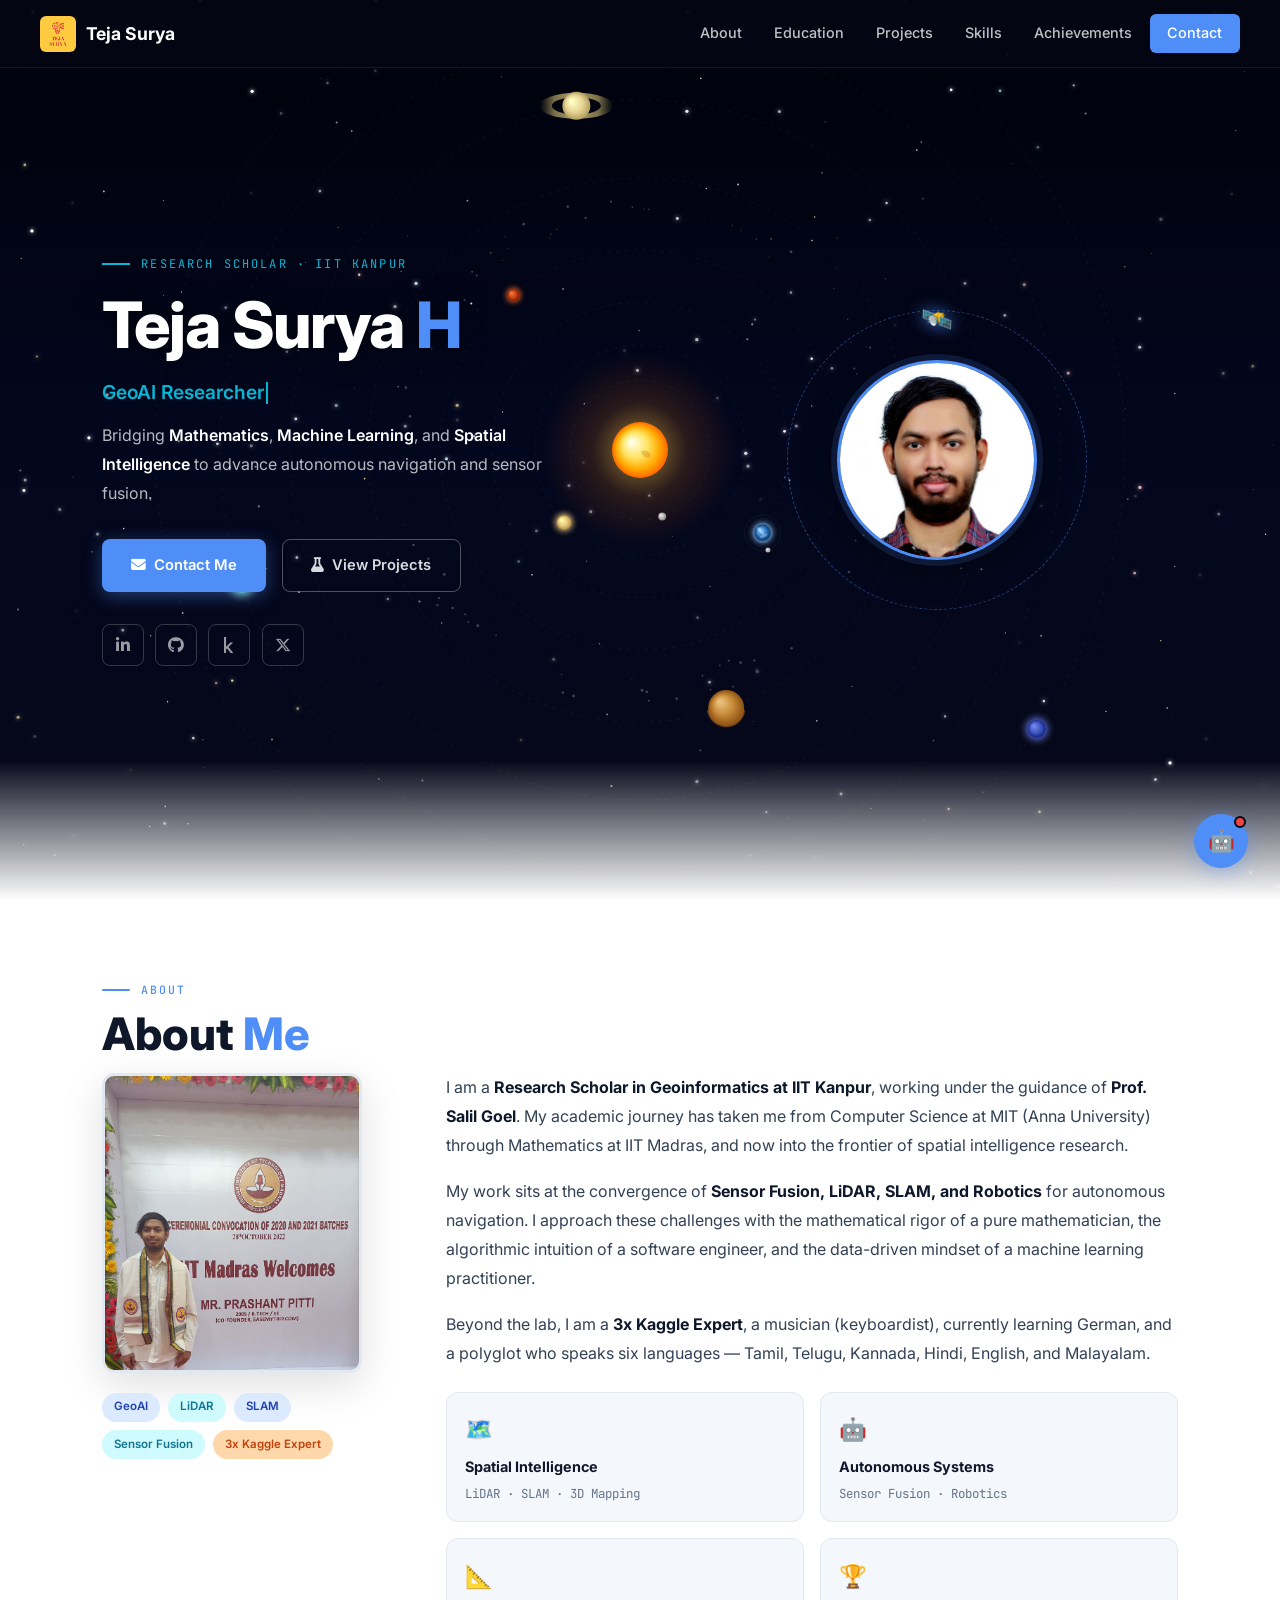
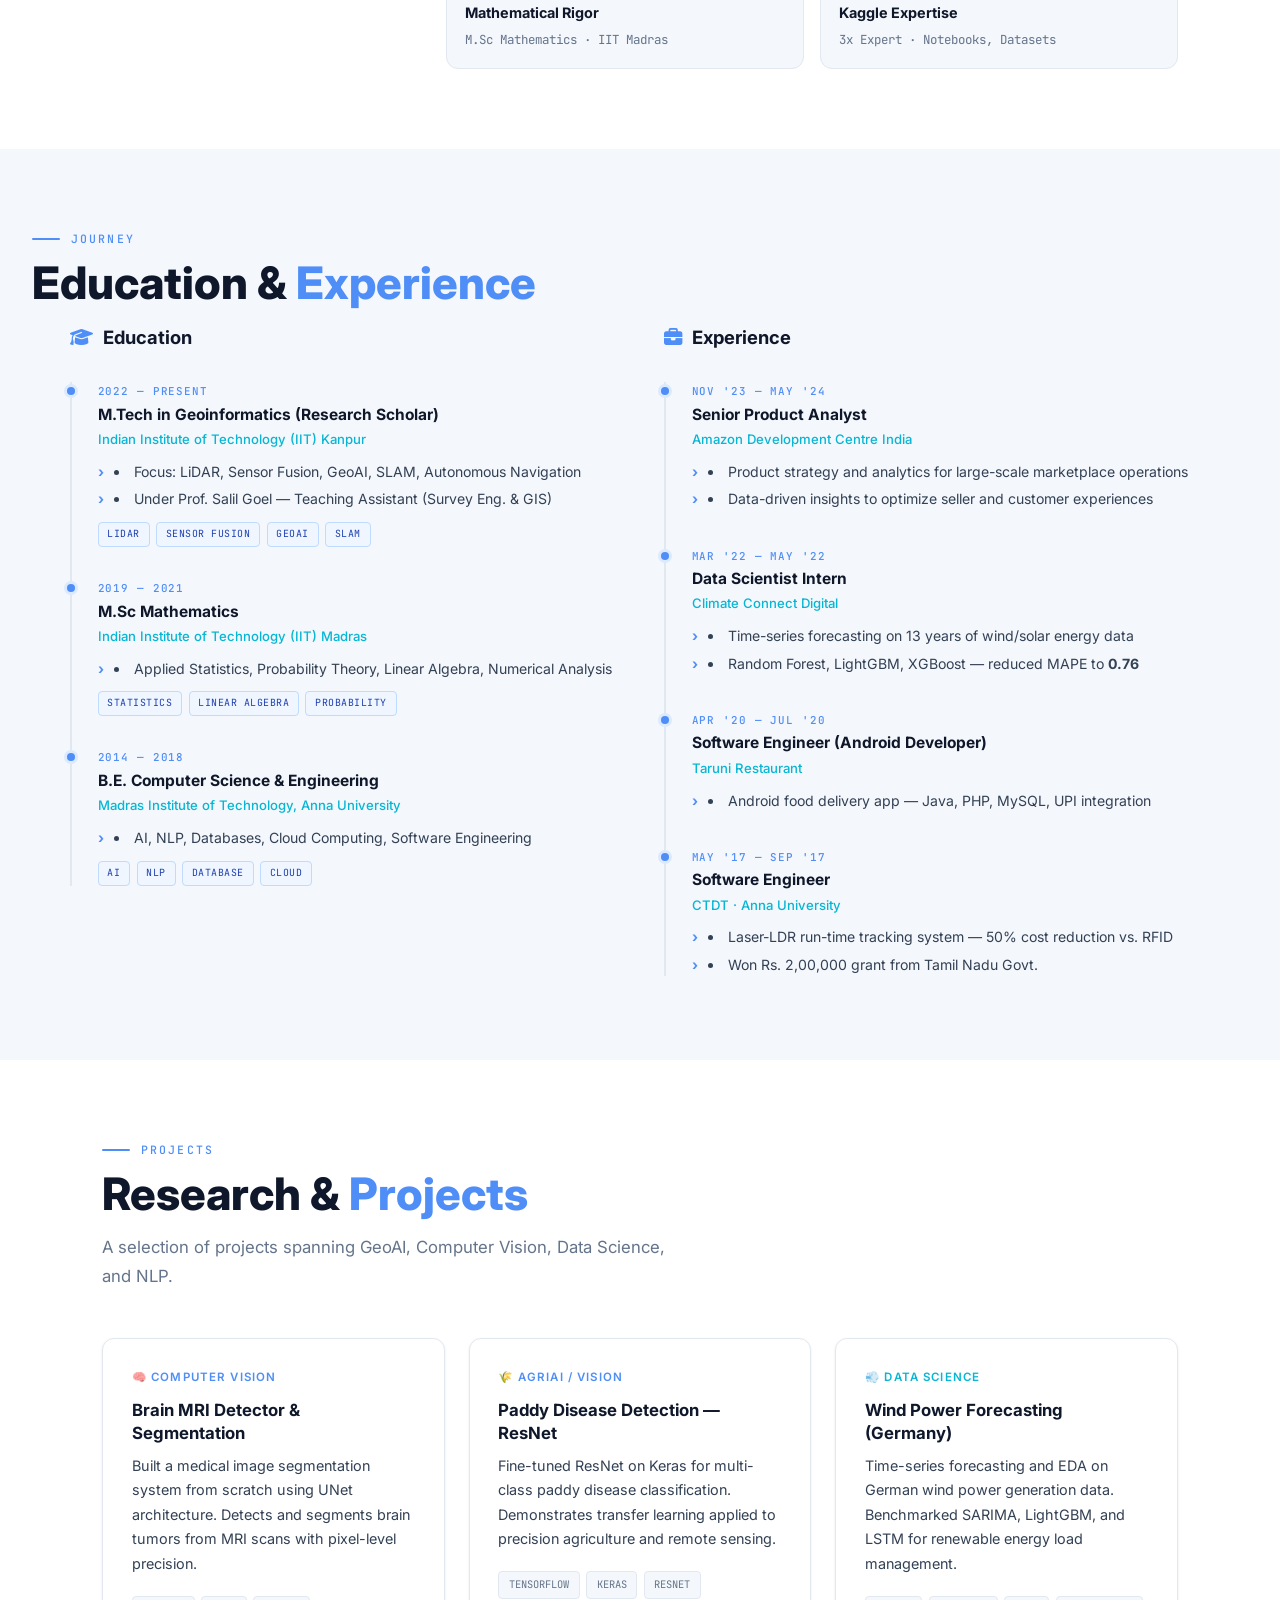
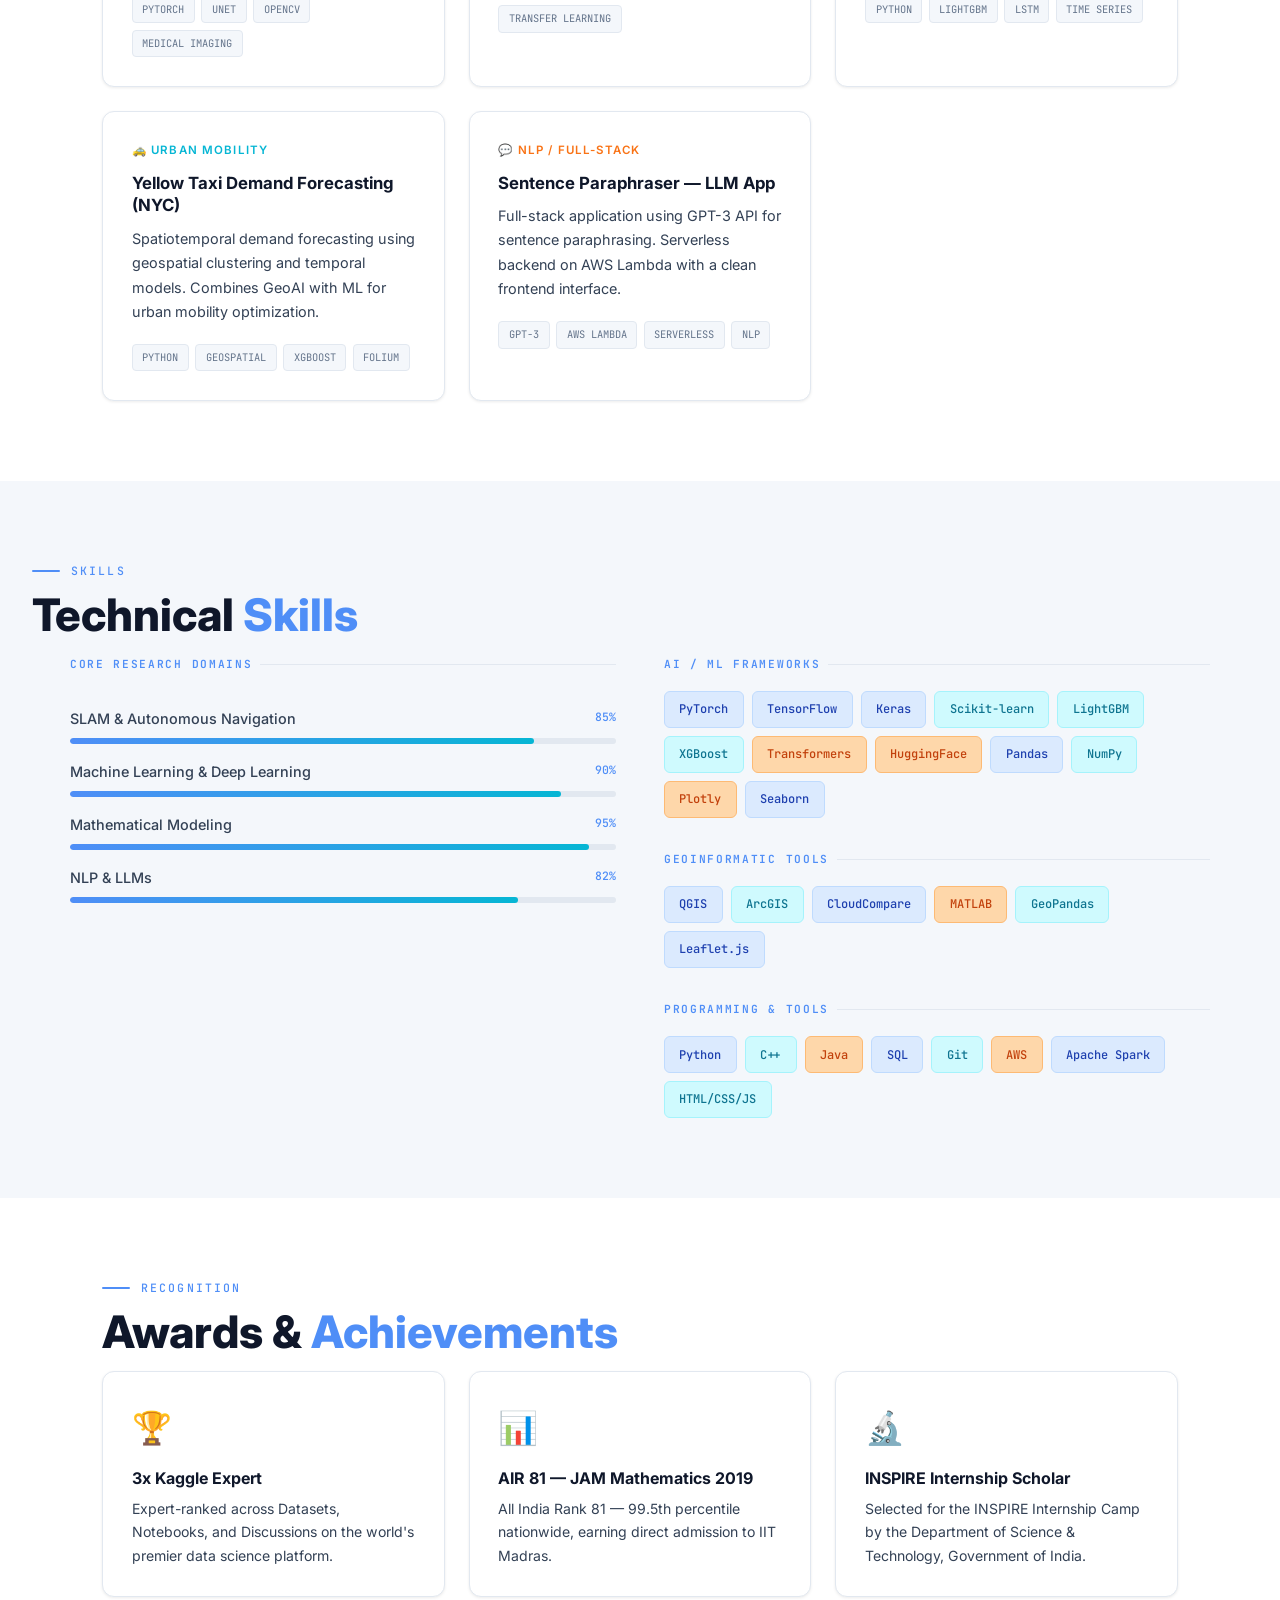
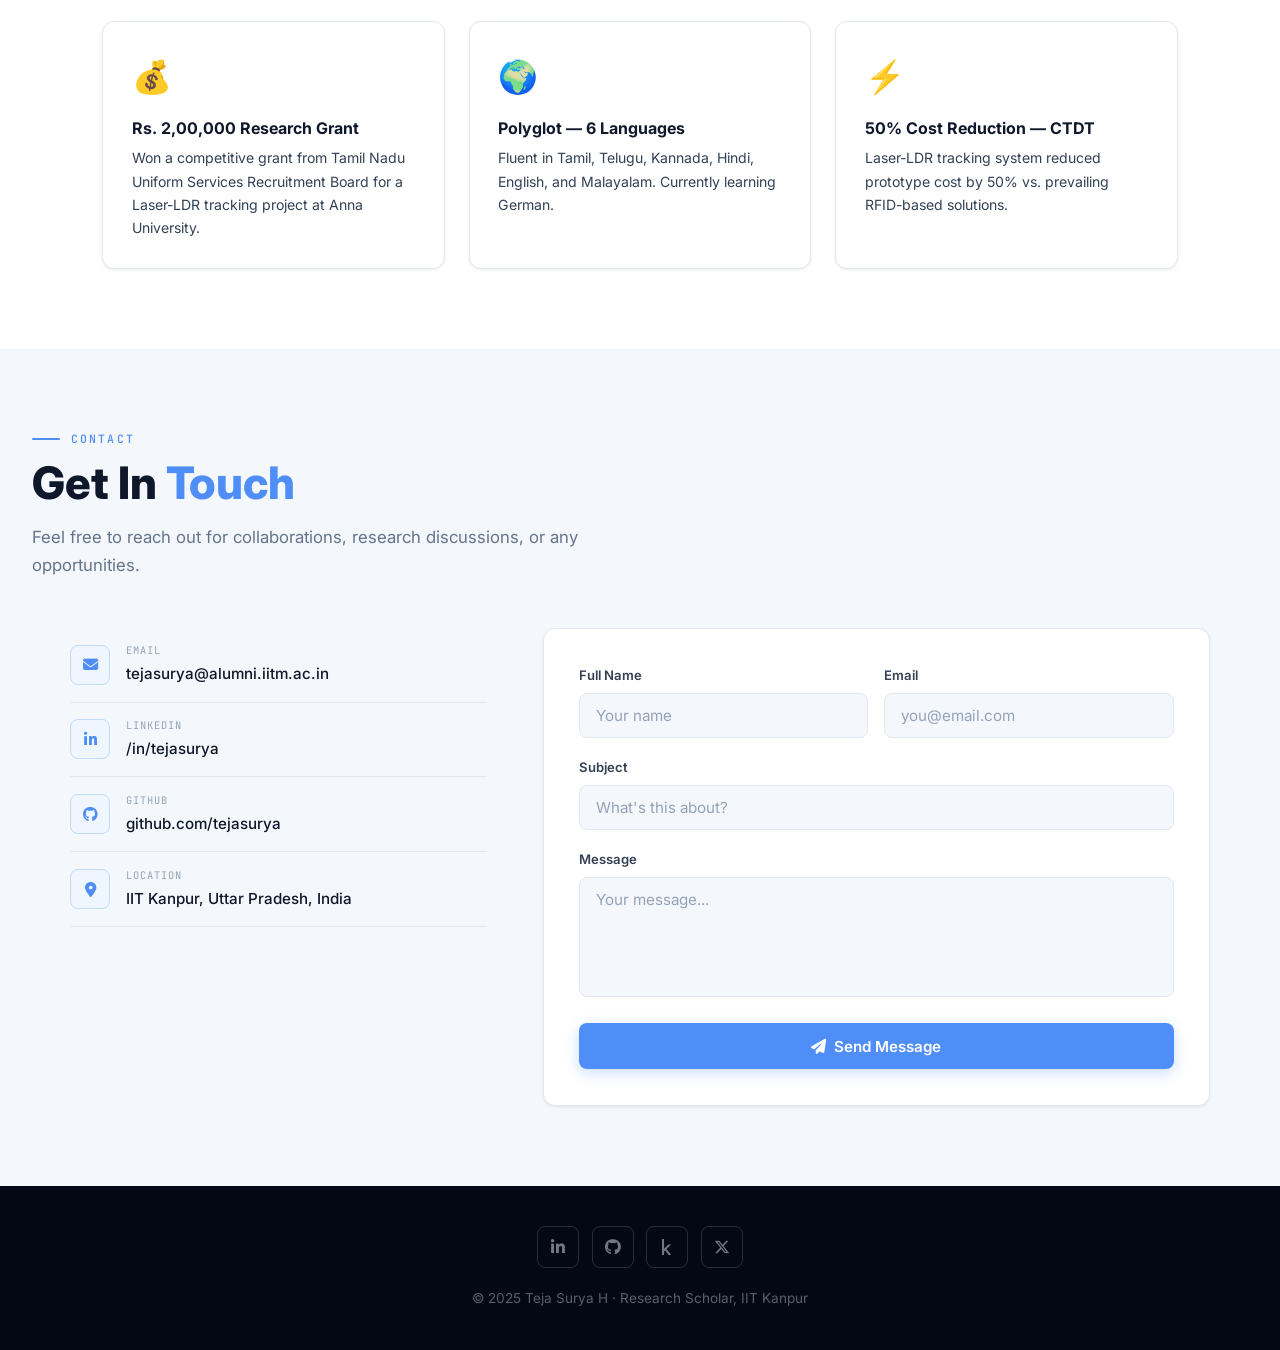
<file: index.html>
<!DOCTYPE html>
<html lang="en">
<head>
  <meta charset="UTF-8">
  <meta name="viewport" content="width=device-width, initial-scale=1.0">
  <title>Teja Surya H — GeoAI Researcher</title>
  <meta name="description" content="Research Scholar at IIT Kanpur specializing in GeoAI, Sensor Fusion, LiDAR, SLAM, and Autonomous Navigation.">
  <link rel="preconnect" href="https://fonts.googleapis.com">
  <link rel="preconnect" href="https://fonts.gstatic.com" crossorigin>
  <link href="https://fonts.googleapis.com/css2?family=Inter:wght@300;400;500;600;700;800&family=JetBrains+Mono:wght@400;500&display=swap" rel="stylesheet">
  <link rel="stylesheet" href="https://cdnjs.cloudflare.com/ajax/libs/font-awesome/6.5.0/css/all.min.css">
  <link rel="stylesheet" href="styles.css">
  <link rel="icon" href="img/logo_web1a.png" type="image/png">
</head>
<body>

  <canvas id="bg-canvas"></canvas>

  <!-- NAVIGATION -->
  <nav id="navbar">
    <a class="nav-brand" href="#hero">
      <img src="img/logo_web1a.png" alt="Logo" class="nav-logo">
      <span>Teja Surya</span>
    </a>
    <div class="nav-links">
      <a href="#about">About</a>
      <a href="#education">Education</a>
      <a href="#projects">Projects</a>
      <a href="#skills">Skills</a>
      <a href="#achievements">Achievements</a>
      <a href="#contact" class="nav-cta">Contact</a>
    </div>
    <button class="hamburger" id="hamburger" aria-label="Menu">
      <span></span><span></span><span></span>
    </button>
  </nav>

  <div class="mobile-menu" id="mobile-menu">
    <a href="#about">About</a>
    <a href="#education">Education</a>
    <a href="#projects">Projects</a>
    <a href="#skills">Skills</a>
    <a href="#achievements">Achievements</a>
    <a href="#contact">Contact</a>
  </div>

  <main>

    <!-- HERO -->
    <section id="hero">
      <div class="hero-inner">
        <div class="hero-content">
          <div class="hero-tag">Research Scholar · IIT Kanpur</div>
          <h1 class="hero-name">Teja Surya <span class="accent">H</span></h1>
          <p class="hero-typed-line">
            <span id="typed-text">GeoAI Researcher</span><span class="typed-cursor"></span>
          </p>
          <p class="hero-tagline">
            Bridging <strong>Mathematics</strong>, <strong>Machine Learning</strong>, and <strong>Spatial Intelligence</strong> to advance autonomous navigation and sensor fusion.
          </p>
          <div class="hero-actions">
            <a href="#contact" class="btn-primary"><i class="fas fa-envelope"></i> Contact Me</a>
            <a href="#projects" class="btn-outline"><i class="fas fa-flask"></i> View Projects</a>
          </div>
          <div class="hero-socials">
            <a href="https://www.linkedin.com/in/tejasurya" target="_blank" class="social-link" title="LinkedIn"><i class="fab fa-linkedin-in"></i></a>
            <a href="https://www.github.com/tejasurya" target="_blank" class="social-link" title="GitHub"><i class="fab fa-github"></i></a>
            <a href="https://www.kaggle.com/tejasurya" target="_blank" class="social-link" title="Kaggle"><i class="fab fa-kaggle"></i></a>
            <a href="https://twitter.com/teja_surya_" target="_blank" class="social-link" title="Twitter / X"><i class="fab fa-x-twitter"></i></a>
          </div>
        </div>
        <div class="hero-visual">
          <div class="orbit-container" id="orbit-container">
            <div class="orbit-ring" id="orbit-ring">
              <div class="satellite" id="satellite">🛰️</div>
            </div>
            <div class="profile-photo-wrap">
              <img src="img/profile-3.jpg" alt="Teja Surya H" class="hero-profile-img">
            </div>
          </div>
        </div>
      </div>
    </section>

    <!-- ABOUT -->
    <section id="about">
      <div class="section-label">About</div>
      <h2 class="section-title">About <span>Me</span></h2>
      <div class="about-grid">
        <div class="about-visual reveal">
          <div class="about-img-frame">
            <img src="img/about1.jpg" alt="Teja Surya H" class="about-img">
          </div>
          <div class="about-badges">
            <span class="badge badge-blue">GeoAI</span>
            <span class="badge badge-teal">LiDAR</span>
            <span class="badge badge-blue">SLAM</span>
            <span class="badge badge-teal">Sensor Fusion</span>
            <span class="badge badge-orange">3x Kaggle Expert</span>
          </div>
        </div>
        <div class="about-text">
          <p class="reveal">I am a <strong>Research Scholar in Geoinformatics at IIT Kanpur</strong>, working under the guidance of <strong>Prof. Salil Goel</strong>. My academic journey has taken me from Computer Science at MIT (Anna University) through Mathematics at IIT Madras, and now into the frontier of spatial intelligence research.</p>
          <p class="reveal">My work sits at the convergence of <strong>Sensor Fusion, LiDAR, SLAM, and Robotics</strong> for autonomous navigation. I approach these challenges with the mathematical rigor of a pure mathematician, the algorithmic intuition of a software engineer, and the data-driven mindset of a machine learning practitioner.</p>
          <p class="reveal">Beyond the lab, I am a <strong>3x Kaggle Expert</strong>, a musician (keyboardist), currently learning German, and a polyglot who speaks six languages — Tamil, Telugu, Kannada, Hindi, English, and Malayalam.</p>
          <div class="about-highlights reveal">
            <div class="highlight-item">
              <div class="highlight-icon">🗺️</div>
              <div class="highlight-title">Spatial Intelligence</div>
              <div class="highlight-desc">LiDAR · SLAM · 3D Mapping</div>
            </div>
            <div class="highlight-item">
              <div class="highlight-icon">🤖</div>
              <div class="highlight-title">Autonomous Systems</div>
              <div class="highlight-desc">Sensor Fusion · Robotics</div>
            </div>
            <div class="highlight-item">
              <div class="highlight-icon">📐</div>
              <div class="highlight-title">Mathematical Rigor</div>
              <div class="highlight-desc">M.Sc Mathematics · IIT Madras</div>
            </div>
            <div class="highlight-item">
              <div class="highlight-icon">🏆</div>
              <div class="highlight-title">Kaggle Expertise</div>
              <div class="highlight-desc">3x Expert · Notebooks, Datasets</div>
            </div>
          </div>
        </div>
      </div>
    </section>

    <!-- EDUCATION & EXPERIENCE -->
    <section id="education" class="section-alt">
      <div class="section-label">Journey</div>
      <h2 class="section-title">Education &amp; <span>Experience</span></h2>
      <div class="edu-exp-grid">
        <div class="timeline-section reveal">
          <h3><i class="fas fa-graduation-cap"></i> Education</h3>
          <div class="timeline-item">
            <div class="timeline-period">2022 — Present</div>
            <div class="timeline-title">M.Tech in Geoinformatics (Research Scholar)</div>
            <div class="timeline-org">Indian Institute of Technology (IIT) Kanpur</div>
            <div class="timeline-desc">
              <li>Focus: LiDAR, Sensor Fusion, GeoAI, SLAM, Autonomous Navigation</li>
              <li>Under Prof. Salil Goel — Teaching Assistant (Survey Eng. &amp; GIS)</li>
            </div>
            <div class="course-tags">
              <span class="course-tag">LiDAR</span><span class="course-tag">Sensor Fusion</span><span class="course-tag">GeoAI</span><span class="course-tag">SLAM</span>
            </div>
          </div>
          <div class="timeline-item">
            <div class="timeline-period">2019 — 2021</div>
            <div class="timeline-title">M.Sc Mathematics</div>
            <div class="timeline-org">Indian Institute of Technology (IIT) Madras</div>
            <div class="timeline-desc">
              <li>Applied Statistics, Probability Theory, Linear Algebra, Numerical Analysis</li>
            </div>
            <div class="course-tags">
              <span class="course-tag">Statistics</span><span class="course-tag">Linear Algebra</span><span class="course-tag">Probability</span>
            </div>
          </div>
          <div class="timeline-item">
            <div class="timeline-period">2014 — 2018</div>
            <div class="timeline-title">B.E. Computer Science &amp; Engineering</div>
            <div class="timeline-org">Madras Institute of Technology, Anna University</div>
            <div class="timeline-desc">
              <li>AI, NLP, Databases, Cloud Computing, Software Engineering</li>
            </div>
            <div class="course-tags">
              <span class="course-tag">AI</span><span class="course-tag">NLP</span><span class="course-tag">Database</span><span class="course-tag">Cloud</span>
            </div>
          </div>
        </div>
        <div class="timeline-section reveal">
          <h3><i class="fas fa-briefcase"></i> Experience</h3>
          <div class="timeline-item">
            <div class="timeline-period">Nov '23 — May '24</div>
            <div class="timeline-title">Senior Product Analyst</div>
            <div class="timeline-org">Amazon Development Centre India</div>
            <div class="timeline-desc">
              <li>Product strategy and analytics for large-scale marketplace operations</li>
              <li>Data-driven insights to optimize seller and customer experiences</li>
            </div>
          </div>
          <div class="timeline-item">
            <div class="timeline-period">Mar '22 — May '22</div>
            <div class="timeline-title">Data Scientist Intern</div>
            <div class="timeline-org">Climate Connect Digital</div>
            <div class="timeline-desc">
              <li>Time-series forecasting on 13 years of wind/solar energy data</li>
              <li>Random Forest, LightGBM, XGBoost — reduced MAPE to <strong>0.76</strong></li>
            </div>
          </div>
          <div class="timeline-item">
            <div class="timeline-period">Apr '20 — Jul '20</div>
            <div class="timeline-title">Software Engineer (Android Developer)</div>
            <div class="timeline-org">Taruni Restaurant</div>
            <div class="timeline-desc">
              <li>Android food delivery app — Java, PHP, MySQL, UPI integration</li>
            </div>
          </div>
          <div class="timeline-item">
            <div class="timeline-period">May '17 — Sep '17</div>
            <div class="timeline-title">Software Engineer</div>
            <div class="timeline-org">CTDT · Anna University</div>
            <div class="timeline-desc">
              <li>Laser-LDR run-time tracking system — 50% cost reduction vs. RFID</li>
              <li>Won Rs. 2,00,000 grant from Tamil Nadu Govt.</li>
            </div>
          </div>
        </div>
      </div>
    </section>

    <!-- PROJECTS -->
    <section id="projects">
      <div class="section-label">Projects</div>
      <h2 class="section-title">Research &amp; <span>Projects</span></h2>
      <p class="section-subtitle">A selection of projects spanning GeoAI, Computer Vision, Data Science, and NLP.</p>
      <div class="projects-grid">
        <div class="project-card reveal">
          <div class="project-category cat-geo">🧠 Computer Vision</div>
          <div class="project-title">Brain MRI Detector &amp; Segmentation</div>
          <div class="project-desc">Built a medical image segmentation system from scratch using UNet architecture. Detects and segments brain tumors from MRI scans with pixel-level precision.</div>
          <div class="project-tech">
            <span class="tech-tag">PyTorch</span><span class="tech-tag">UNet</span><span class="tech-tag">OpenCV</span><span class="tech-tag">Medical Imaging</span>
          </div>
        </div>
        <div class="project-card reveal">
          <div class="project-category cat-geo">🌾 AgriAI / Vision</div>
          <div class="project-title">Paddy Disease Detection — ResNet</div>
          <div class="project-desc">Fine-tuned ResNet on Keras for multi-class paddy disease classification. Demonstrates transfer learning applied to precision agriculture and remote sensing.</div>
          <div class="project-tech">
            <span class="tech-tag">TensorFlow</span><span class="tech-tag">Keras</span><span class="tech-tag">ResNet</span><span class="tech-tag">Transfer Learning</span>
          </div>
        </div>
        <div class="project-card reveal">
          <div class="project-category cat-ds">💨 Data Science</div>
          <div class="project-title">Wind Power Forecasting (Germany)</div>
          <div class="project-desc">Time-series forecasting and EDA on German wind power generation data. Benchmarked SARIMA, LightGBM, and LSTM for renewable energy load management.</div>
          <div class="project-tech">
            <span class="tech-tag">Python</span><span class="tech-tag">LightGBM</span><span class="tech-tag">LSTM</span><span class="tech-tag">Time Series</span>
          </div>
        </div>
        <div class="project-card reveal">
          <div class="project-category cat-ds">🚕 Urban Mobility</div>
          <div class="project-title">Yellow Taxi Demand Forecasting (NYC)</div>
          <div class="project-desc">Spatiotemporal demand forecasting using geospatial clustering and temporal models. Combines GeoAI with ML for urban mobility optimization.</div>
          <div class="project-tech">
            <span class="tech-tag">Python</span><span class="tech-tag">GeoSpatial</span><span class="tech-tag">XGBoost</span><span class="tech-tag">Folium</span>
          </div>
        </div>
        <div class="project-card reveal">
          <div class="project-category cat-nlp">💬 NLP / Full-Stack</div>
          <div class="project-title">Sentence Paraphraser — LLM App</div>
          <div class="project-desc">Full-stack application using GPT-3 API for sentence paraphrasing. Serverless backend on AWS Lambda with a clean frontend interface.</div>
          <div class="project-tech">
            <span class="tech-tag">GPT-3</span><span class="tech-tag">AWS Lambda</span><span class="tech-tag">Serverless</span><span class="tech-tag">NLP</span>
          </div>
        </div>
      </div>
    </section>

    <!-- SKILLS -->
    <section id="skills" class="section-alt">
      <div class="section-label">Skills</div>
      <h2 class="section-title">Technical <span>Skills</span></h2>
      <div class="skills-layout">
        <div class="reveal">
          <div class="skill-domain-title">Core Research Domains</div>
          <div class="skill-bars">
            <div class="skill-bar-item">
              <!--div class="skill-bar-top"><span class="skill-name">GeoAI &amp; Spatial Intelligence</span><span class="skill-pct">92%</span></div>
              <div class="skill-bar-bg"><div class="skill-bar-fill" data-pct="92"></div></div-->
            </div>
            <!--div class="skill-bar-item">
              <div class="skill-bar-top"><span class="skill-name">Sensor Fusion &amp; LiDAR</span><span class="skill-pct">88%</span></div>
              <div class="skill-bar-bg"><div class="skill-bar-fill" data-pct="88"></div></div>
            </div-->
            <div class="skill-bar-item">
              <div class="skill-bar-top"><span class="skill-name">SLAM &amp; Autonomous Navigation</span><span class="skill-pct">85%</span></div>
              <div class="skill-bar-bg"><div class="skill-bar-fill" data-pct="85"></div></div>
            </div>
            <div class="skill-bar-item">
              <div class="skill-bar-top"><span class="skill-name">Machine Learning &amp; Deep Learning</span><span class="skill-pct">90%</span></div>
              <div class="skill-bar-bg"><div class="skill-bar-fill" data-pct="90"></div></div>
            </div>
            <div class="skill-bar-item">
              <div class="skill-bar-top"><span class="skill-name">Mathematical Modeling</span><span class="skill-pct">95%</span></div>
              <div class="skill-bar-bg"><div class="skill-bar-fill" data-pct="95"></div></div>
            </div>
            <div class="skill-bar-item">
              <div class="skill-bar-top"><span class="skill-name">NLP &amp; LLMs</span><span class="skill-pct">82%</span></div>
              <div class="skill-bar-bg"><div class="skill-bar-fill" data-pct="82"></div></div>
            </div>
          </div>
        </div>
        <div class="reveal">
          <div class="skill-domain-title">AI / ML Frameworks</div>
          <div class="skill-chips">
            <span class="skill-chip chip-blue">PyTorch</span><span class="skill-chip chip-blue">TensorFlow</span><span class="skill-chip chip-blue">Keras</span>
            <span class="skill-chip chip-teal">Scikit-learn</span><span class="skill-chip chip-teal">LightGBM</span><span class="skill-chip chip-teal">XGBoost</span>
            <span class="skill-chip chip-orange">Transformers</span><span class="skill-chip chip-orange">HuggingFace</span>
            <span class="skill-chip chip-blue">Pandas</span><span class="skill-chip chip-teal">NumPy</span><span class="skill-chip chip-orange">Plotly</span><span class="skill-chip chip-blue">Seaborn</span>
          </div>
          <div class="skill-domain-title" style="margin-top:2rem;">Geoinformatic Tools</div>
          <div class="skill-chips">
            <span class="skill-chip chip-blue">QGIS</span><span class="skill-chip chip-teal">ArcGIS</span><span class="skill-chip chip-blue">CloudCompare</span>
            <span class="skill-chip chip-orange">MATLAB</span><span class="skill-chip chip-teal">GeoPandas</span><span class="skill-chip chip-blue">Leaflet.js</span>
          </div>
          <div class="skill-domain-title" style="margin-top:2rem;">Programming &amp; Tools</div>
          <div class="skill-chips">
            <span class="skill-chip chip-blue">Python</span><span class="skill-chip chip-teal">C++</span><span class="skill-chip chip-orange">Java</span>
            <span class="skill-chip chip-blue">SQL</span><span class="skill-chip chip-teal">Git</span><span class="skill-chip chip-orange">AWS</span>
            <span class="skill-chip chip-blue">Apache Spark</span><span class="skill-chip chip-teal">HTML/CSS/JS</span>
          </div>
        </div>
      </div>
    </section>

    <!-- ACHIEVEMENTS -->
    <section id="achievements">
      <div class="section-label">Recognition</div>
      <h2 class="section-title">Awards &amp; <span>Achievements</span></h2>
      <div class="achievements-grid">
        <div class="achievement-card reveal">
          <div class="achievement-icon">🏆</div>
          <div class="achievement-title">3x Kaggle Expert</div>
          <div class="achievement-desc">Expert-ranked across Datasets, Notebooks, and Discussions on the world's premier data science platform.</div>
        </div>
        <div class="achievement-card reveal">
          <div class="achievement-icon">📊</div>
          <div class="achievement-title">AIR 81 — JAM Mathematics 2019</div>
          <div class="achievement-desc">All India Rank 81 — 99.5th percentile nationwide, earning direct admission to IIT Madras.</div>
        </div>
        <div class="achievement-card reveal">
          <div class="achievement-icon">🔬</div>
          <div class="achievement-title">INSPIRE Internship Scholar</div>
          <div class="achievement-desc">Selected for the INSPIRE Internship Camp by the Department of Science &amp; Technology, Government of India.</div>
        </div>
        <div class="achievement-card reveal">
          <div class="achievement-icon">💰</div>
          <div class="achievement-title">Rs. 2,00,000 Research Grant</div>
          <div class="achievement-desc">Won a competitive grant from Tamil Nadu Uniform Services Recruitment Board for a Laser-LDR tracking project at Anna University.</div>
        </div>
        <div class="achievement-card reveal">
          <div class="achievement-icon">🌍</div>
          <div class="achievement-title">Polyglot — 6 Languages</div>
          <div class="achievement-desc">Fluent in Tamil, Telugu, Kannada, Hindi, English, and Malayalam. Currently learning German.</div>
        </div>
        <div class="achievement-card reveal">
          <div class="achievement-icon">⚡</div>
          <div class="achievement-title">50% Cost Reduction — CTDT</div>
          <div class="achievement-desc">Laser-LDR tracking system reduced prototype cost by 50% vs. prevailing RFID-based solutions.</div>
        </div>
      </div>
    </section>

    <!-- CONTACT -->
    <section id="contact" class="section-alt">
      <div class="section-label">Contact</div>
      <h2 class="section-title">Get In <span>Touch</span></h2>
      <p class="section-subtitle">Feel free to reach out for collaborations, research discussions, or any opportunities.</p>
      <div class="contact-layout">
        <div class="contact-info reveal">
          <div class="contact-detail">
            <div class="contact-detail-icon"><i class="fas fa-envelope"></i></div>
            <div>
              <div class="contact-detail-label">Email</div>
              <div class="contact-detail-value">tejasurya@alumni.iitm.ac.in</div>
            </div>
          </div>
          <div class="contact-detail">
            <div class="contact-detail-icon"><i class="fab fa-linkedin-in"></i></div>
            <div>
              <div class="contact-detail-label">LinkedIn</div>
              <div class="contact-detail-value">/in/tejasurya</div>
            </div>
          </div>
          <div class="contact-detail">
            <div class="contact-detail-icon"><i class="fab fa-github"></i></div>
            <div>
              <div class="contact-detail-label">GitHub</div>
              <div class="contact-detail-value">github.com/tejasurya</div>
            </div>
          </div>
          <div class="contact-detail">
            <div class="contact-detail-icon"><i class="fas fa-map-marker-alt"></i></div>
            <div>
              <div class="contact-detail-label">Location</div>
              <div class="contact-detail-value">IIT Kanpur, Uttar Pradesh, India</div>
            </div>
          </div>
        </div>
        <div class="contact-form-wrapper reveal">
          <form action="https://formsubmit.co/tejasurya@alumni.iitm.ac.in" method="POST">
            <input type="hidden" name="_subject" value="Portfolio Contact — Teja Surya">
            <input type="hidden" name="_captcha" value="false">
            <input type="hidden" name="_template" value="table">
            <input type="hidden" name="_next" value="https://tejasurya.in">
            <div class="form-row">
              <div class="form-group">
                <label for="name">Full Name</label>
                <input type="text" id="name" name="name" placeholder="Your name" required>
              </div>
              <div class="form-group">
                <label for="email">Email</label>
                <input type="email" id="email" name="email" placeholder="you@email.com" required>
              </div>
            </div>
            <div class="form-group">
              <label for="subject">Subject</label>
              <input type="text" id="subject" name="subject" placeholder="What's this about?" required>
            </div>
            <div class="form-group">
              <label for="message">Message</label>
              <textarea id="message" name="message" placeholder="Your message..." required></textarea>
            </div>
            <button type="submit" class="submit-btn"><i class="fas fa-paper-plane"></i> Send Message</button>
          </form>
        </div>
      </div>
    </section>
  </main>

  <footer>
    <div class="footer-inner">
      <div class="footer-socials">
        <a href="https://www.linkedin.com/in/tejasurya" target="_blank" class="social-link"><i class="fab fa-linkedin-in"></i></a>
        <a href="https://www.github.com/tejasurya" target="_blank" class="social-link"><i class="fab fa-github"></i></a>
        <a href="https://www.kaggle.com/tejasurya" target="_blank" class="social-link"><i class="fab fa-kaggle"></i></a>
        <a href="https://twitter.com/teja_surya_" target="_blank" class="social-link"><i class="fab fa-x-twitter"></i></a>
      </div>
      <p class="footer-copy">&copy; 2025 Teja Surya H · Research Scholar, IIT Kanpur</p>
    </div>
  </footer>

  <!-- TEJABOT -->
  <div id="tejabot-launcher">
    <div id="tejabot-window">
      <div class="bot-header">
        <div class="bot-avatar">🤖</div>
        <div>
          <div class="bot-info-name">TejaBot</div>
          <div class="bot-info-status">Online · AI Assistant</div>
        </div>
        <button class="bot-close" id="bot-close">✕</button>
      </div>
      <div class="bot-messages" id="bot-messages">
        <div class="bot-msg">👋 Hi! I'm <strong>TejaBot</strong>. Ask me about Teja's research, education, skills, or interests!</div>
      </div>
      <div class="bot-quick-replies">
        <button class="quick-reply">Research areas</button>
        <button class="quick-reply">Education</button>
        <button class="quick-reply">Hobbies</button>
        <button class="quick-reply">Contact</button>
      </div>
      <div class="bot-input-row">
        <input type="text" id="bot-input" class="bot-input" placeholder="Ask something..." autocomplete="off">
        <button class="bot-send" id="bot-send"><i class="fas fa-paper-plane"></i></button>
      </div>
    </div>
    <button class="bot-toggle" id="bot-toggle" aria-label="Open TejaBot">
      🤖 <span class="bot-ping"></span>
    </button>
  </div>

  <script src="script.js"></script>
</body>
</html>
</file>
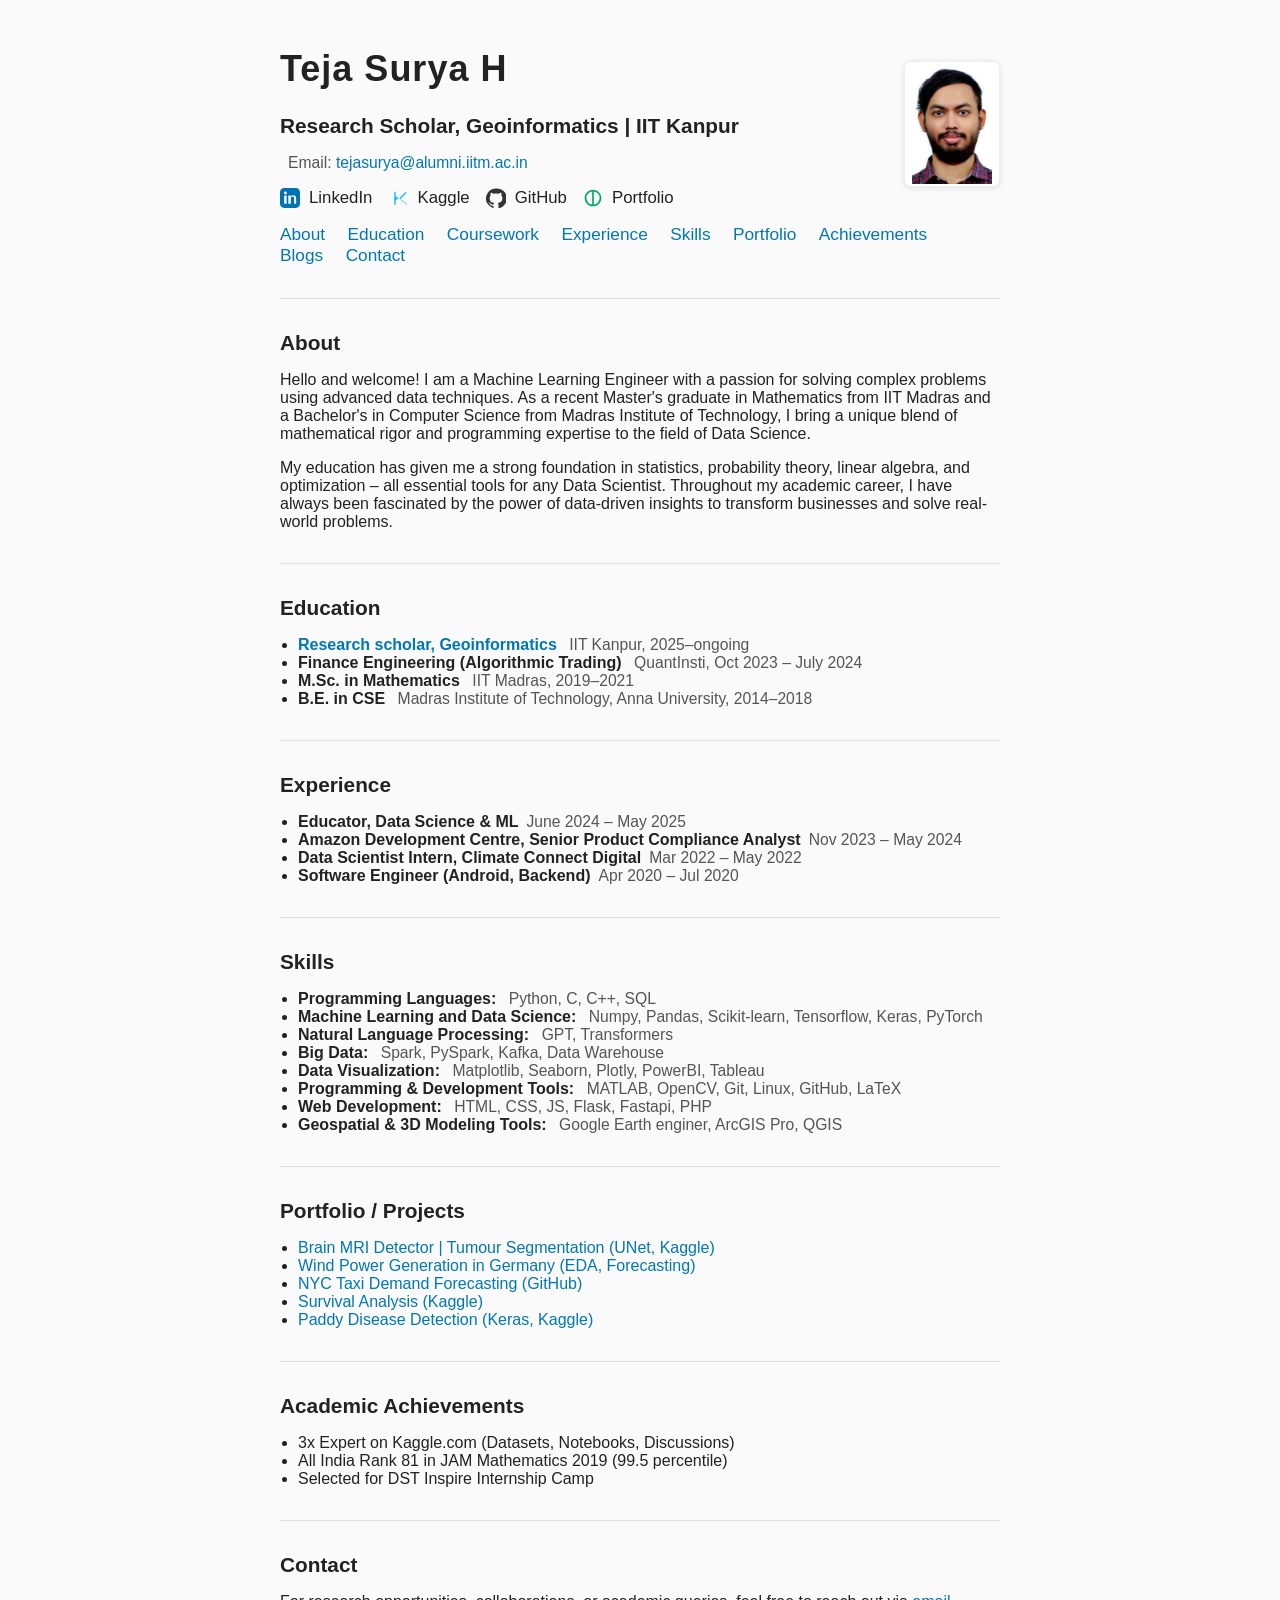
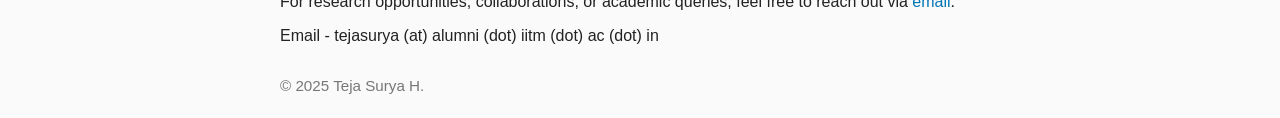
<file: profile/index.html>
<!DOCTYPE html>
<html lang="en">
<head>
    <meta charset="UTF-8">
    <title>Teja Surya H - Researcher, Geoinformatics IIT Kanpur</title>
    <meta name="viewport" content="width=device-width, initial-scale=1">
    <style>
        body { max-width: 720px; margin: auto; font-family: "Segoe UI", Arial, sans-serif; color: #222; background: #fafafa; padding: 24px; }
        h1 { font-size: 2.25rem; font-weight: bold; letter-spacing: 1px;}
        h2 { font-size: 1.3rem; margin-bottom: 0.5em; }
        a { color: #0177b7; text-decoration: none; }
        nav { margin-bottom: 2em; }
        nav a { margin-right: 18px; font-size: 1.08rem; }
	/* Add this CSS inside your <style> tags */
.header-flex {
  display: flex;
  align-items: center;      /* Vertically centers the content */
  justify-content: space-between;
  gap: 32px;
}
.profile-pic {
  width: 90px;
  height: 120px;         /* More rectangle, like a passport photo */
  object-fit: contain;   /* Shows the whole image, adds padding */
  background: #fff;
  border: 1.5px solid #eee;
  border-radius: 7px;
  box-shadow: 0 1px 6px rgba(0,0,0,0.11);
  padding: 2px;
}
@media (max-width: 600px) {
  .profile-pic { width: 65px; height: 85px; }
}
.soc-links {
  margin: 10px 0 2px 0;
  display: flex;
  flex-wrap: wrap;
  gap: 16px;
}
.soc-links a {
  display: flex;
  align-items: center;
  text-decoration: none;
  color: #222;
  font-size: 1.05em;
  gap: 5px;
  transition: color 0.18s;
}
.soc-links a:hover {
  color: #008aff;
}
.soc-links svg {
  vertical-align: middle;
  margin-right: 4px;
}


        .section { margin: 32px 0; }
        .links { margin-top: 12px; }
        .links a { margin-right: 12px; font-size: 1.15em; }
        .item-title { font-weight: 600; }
        .details { margin-left: 8px; color: #555; font-size: 0.98em; }
        .edu-role { color: #0177b7; font-weight: bold; }
        hr { border: none; border-top: 1px solid #e0e0e0; margin: 32px 0;}
        ul { padding-left: 18px; }
    </style>
</head>
<body>


<div class="header-flex">
  <div>
    <h1>Teja Surya H</h1>
    <h2>Research Scholar, Geoinformatics | IIT Kanpur</h2>
    <p>
<span class="details">Email: <a 	href="mailto:tejasurya@alumni.iitm.ac.in">	tejasurya@alumni.iitm.ac.in</a></span>
	
 <div class="soc-links">
      <a href="https://www.linkedin.com/in/tejasurya" target="_blank" title="LinkedIn">
        <svg width="20" height="20" viewBox="0 0 24 24"><path fill="#0072b1" d="M19 0h-14c-2.761 0-5 2.239-5 5v14c0 2.761 2.239 5 5 5h14c2.762 0 5-2.239 5-5v-14c0-2.761-2.238-5-5-5zm-11 19h-3v-10h3v10zm-1.5-11.268c-.966 0-1.75-.784-1.75-1.75 0-.967.784-1.75 1.75-1.75.967 0 1.75.783 1.75 1.75 0 .966-.783 1.75-1.75 1.75zm13.5 11.268h-3v-5.604c0-1.336-.026-3.063-1.866-3.063-1.868 0-2.154 1.459-2.154 2.963v5.704h-3v-10h2.882v1.361h.041c.401-.761 1.381-1.563 2.845-1.563 3.044 0 3.605 2.005 3.605 4.613v5.589z"/></svg>
        LinkedIn
      </a>
      <a href="https://www.kaggle.com/tejasurya" target="_blank" title="Kaggle">
        <svg width="20" height="20" viewBox="0 0 32 32"><path fill="#20beff" d="M29.74 26.714l-10.362-8.342 9.803-9.936a1.197 1.197 0 0 0-1.699-1.688l-10.037 10.167-5.165-4.162v-6.049a1.2 1.2 0 1 0-2.399 0v19.199a1.2 1.2 0 1 0 2.399 0v-6.05l5.251-4.167 10.217 8.232a1.199 1.199 0 1 0 1.692-1.704z"/></svg>
        Kaggle
      </a>
      <a href="https://github.com/tejasurya" target="_blank" title="GitHub">
        <svg width="20" height="20" viewBox="0 0 24 24"><path fill="#333" d="M12 .5a12 12 0 0 0-3.795 23.406c.599.111.819-.26.819-.577l-.016-2.022c-3.338.726-4.042-1.416-4.042-1.416-.545-1.385-1.332-1.754-1.332-1.754-1.089-.744.083-.729.083-.729 1.206.085 1.842 1.24 1.842 1.24 1.07 1.835 2.807 1.305 3.491.998.108-.775.418-1.305.762-1.606-2.665-.304-5.466-1.332-5.466-5.931 0-1.31.468-2.381 1.236-3.221-.123-.303-.535-1.526.117-3.183 0 0 1.007-.322 3.301 1.23a11.544 11.544 0 0 1 6.004 0c2.292-1.553 3.297-1.23 3.297-1.23.654 1.657.242 2.88.12 3.183.77.84 1.235 1.911 1.235 3.221 0 4.609-2.804 5.625-5.475 5.923.43.374.814 1.105.814 2.229l-.017 3.297c0 .319.218.694.825.576A12.003 12.003 0 0 0 12 .5"/></svg>
        GitHub
      </a>
      <a href="https://tejasurya.in/" target="_blank" title="Portfolio">
        <svg width="20" height="20" viewBox="0 0 24 24"><path fill="#00aa65" d="M12 2C6.476 2 2 6.477 2 12c0 5.523 4.476 10 10 10s10-4.477 10-10c0-5.523-4.476-10-10-10zm-1 17.93a8.001 8.001 0 0 1 0-15.86v15.86zm2 0V4.07a8.001 8.001 0 0 1 0 15.86z"/></svg>
        Portfolio
      </a>
    </div>  
</p>
  </div>
  <img src="photo.jpg" alt="Teja Surya H" class="profile-pic">
</div>



<nav>
  <a href="#about">About</a>
  <a href="#education">Education</a>
  <a href="#coursework">Coursework</a>	
  <a href="#experience">Experience</a>
  <a href="#skills">Skills</a>
  <a href="#portfolio">Portfolio</a>
  <a href="#achievements">Achievements</a>
    <a href="#blog">Blogs</a>	 
 <a href="#contact">Contact</a>
</nav>


<hr>

<section class="section" id="about">
    <h2>About</h2>
    <p>
					<p>Hello and welcome! I am a Machine Learning Engineer with a passion for solving complex problems using advanced data techniques. As a recent Master's graduate in Mathematics from IIT Madras and a Bachelor's in Computer Science from Madras Institute of Technology, I bring a unique blend of mathematical rigor and programming expertise to the field of Data Science.</p>

<p>My education has given me a strong foundation in statistics, probability theory, linear algebra, and optimization – all essential tools for any Data Scientist. Throughout my academic career, I have always been fascinated by the power of data-driven insights to transform businesses and solve real-world problems.</p>
    </p>
</section>

<hr>

<section class="section" id="education">
    <h2>Education</h2>
    <ul>
        <li>
            <span class="edu-role">Research scholar, Geoinformatics</span>
            <span class="details">IIT Kanpur, 2025–ongoing</span>
        </li>
        <li>
            <span class="item-title">Finance Engineering (Algorithmic Trading)</span>
            <span class="details">QuantInsti, Oct 2023 – July 2024</span>
        </li>

        <li>
            <span class="item-title">M.Sc. in Mathematics</span>
            <span class="details">IIT Madras, 2019–2021</span>
        </li>
        <li>
            <span class="item-title">B.E. in CSE</span>
            <span class="details">Madras Institute of Technology, Anna University, 2014–2018</span>
        </li>
    </ul>
</section>

<hr>

<section class="section" id="experience">
    <h2>Experience</h2>
    <ul>
        <li><span class="item-title">Educator, Data Science & ML</span><span class="details">June 2024 – May 2025</span></li>
        <li><span class="item-title">Amazon Development Centre, Senior Product Compliance Analyst</span><span class="details">Nov 2023 – May 2024</span></li>
        <li><span class="item-title">Data Scientist Intern, Climate Connect Digital</span><span class="details">Mar 2022 – May 2022</span></li>
        <li><span class="item-title">Software Engineer (Android, Backend)</span><span class="details">Apr 2020 – Jul 2020</span></li>
    </ul>
</section>

<hr>

<section class="section" id="skills">
    <h2>Skills</h2>
    <ul>
<li>
            <span class="item-title">Programming Languages:</span>
            <span class="details">Python, C, C++, SQL</span>
        </li>
<li>
            <span class="item-title">Machine Learning and Data Science:</span>
            <span class="details">Numpy, Pandas, Scikit-learn, Tensorflow, Keras, PyTorch</span>
        </li>

<li>
            <span class="item-title">Natural Language Processing:</span>
            <span class="details">GPT, Transformers</span>
        </li>


<li>
            <span class="item-title">Big Data:</span>
            <span class="details">Spark, PySpark, Kafka, Data Warehouse</span>
        </li>
<li>
            <span class="item-title">Data Visualization:</span>
            <span class="details">Matplotlib, Seaborn, Plotly, PowerBI, Tableau</span>
        </li>


<li>
            <span class="item-title">Programming & Development Tools:</span>
            <span class="details"> MATLAB, OpenCV, Git, Linux, GitHub, LaTeX</span>
        </li>

<li>
            <span class="item-title">Web Development:</span>
            <span class="details"> HTML, CSS, JS, Flask, Fastapi, PHP</span>
        </li>

<li>
            <span class="item-title">Geospatial & 3D Modeling Tools:</span>
            <span class="details"> Google Earth enginer, ArcGIS Pro, QGIS</span>
        </li>


    </ul>
</section>

<hr>

<section class="section" id="portfolio">
    <h2>Portfolio / Projects</h2>
    <ul>
        <li>
          <a href="https://www.kaggle.com/code/tejasurya/unet-from-scratch-segmentation-tumour" target="_blank">
            Brain MRI Detector | Tumour Segmentation (UNet, Kaggle)
          </a>
        </li>
        <li>
          <a href="https://www.kaggle.com/code/tejasurya/wind-power-generation-in-germany" target="_blank">
            Wind Power Generation in Germany (EDA, Forecasting)
          </a>
        </li>
        <li>
          <a href="https://github.com/tejasurya/Taxi-demand-forecasting-in-New-York-City" target="_blank">
            NYC Taxi Demand Forecasting (GitHub)
          </a>
        </li>
        <li>
          <a href="https://www.kaggle.com/code/tejasurya/basic-eda-on-haberman-survival" target="_blank">
            Survival Analysis (Kaggle)
          </a>
        </li>
        <li>
          <a href="https://www.kaggle.com/code/tejasurya/paddy-disease-quickstart-resnet-in-keras" target="_blank">
            Paddy Disease Detection (Keras, Kaggle)
          </a>
        </li>
        <!-- Add more as needed -->
    </ul>
</section>

<hr>

<section class="section" id="achievements">
    <h2>Academic Achievements</h2>
    <ul>
        <li>3x Expert on Kaggle.com (Datasets, Notebooks, Discussions)</li>
        <li>All India Rank 81 in JAM Mathematics 2019 (99.5 percentile)</li>
        <li>Selected for DST Inspire Internship Camp</li>
    </ul>
</section>

<hr>

<section class="section" id="contact">
    <h2>Contact</h2>
    <p>
      For research opportunities, collaborations, or academic queries, feel free to reach out via <a href="mailto:tejasurya@alumni.iitm.ac.in">email</a>. 
    </p>
<p>
Email - tejasurya (at) alumni (dot) iitm (dot) ac (dot) in
</p>
</section>

<footer style="margin-top: 32px; color: #777; font-size: 0.95em;">
    &copy; 2025 Teja Surya H.
</footer>
</body>
</html>
</file>
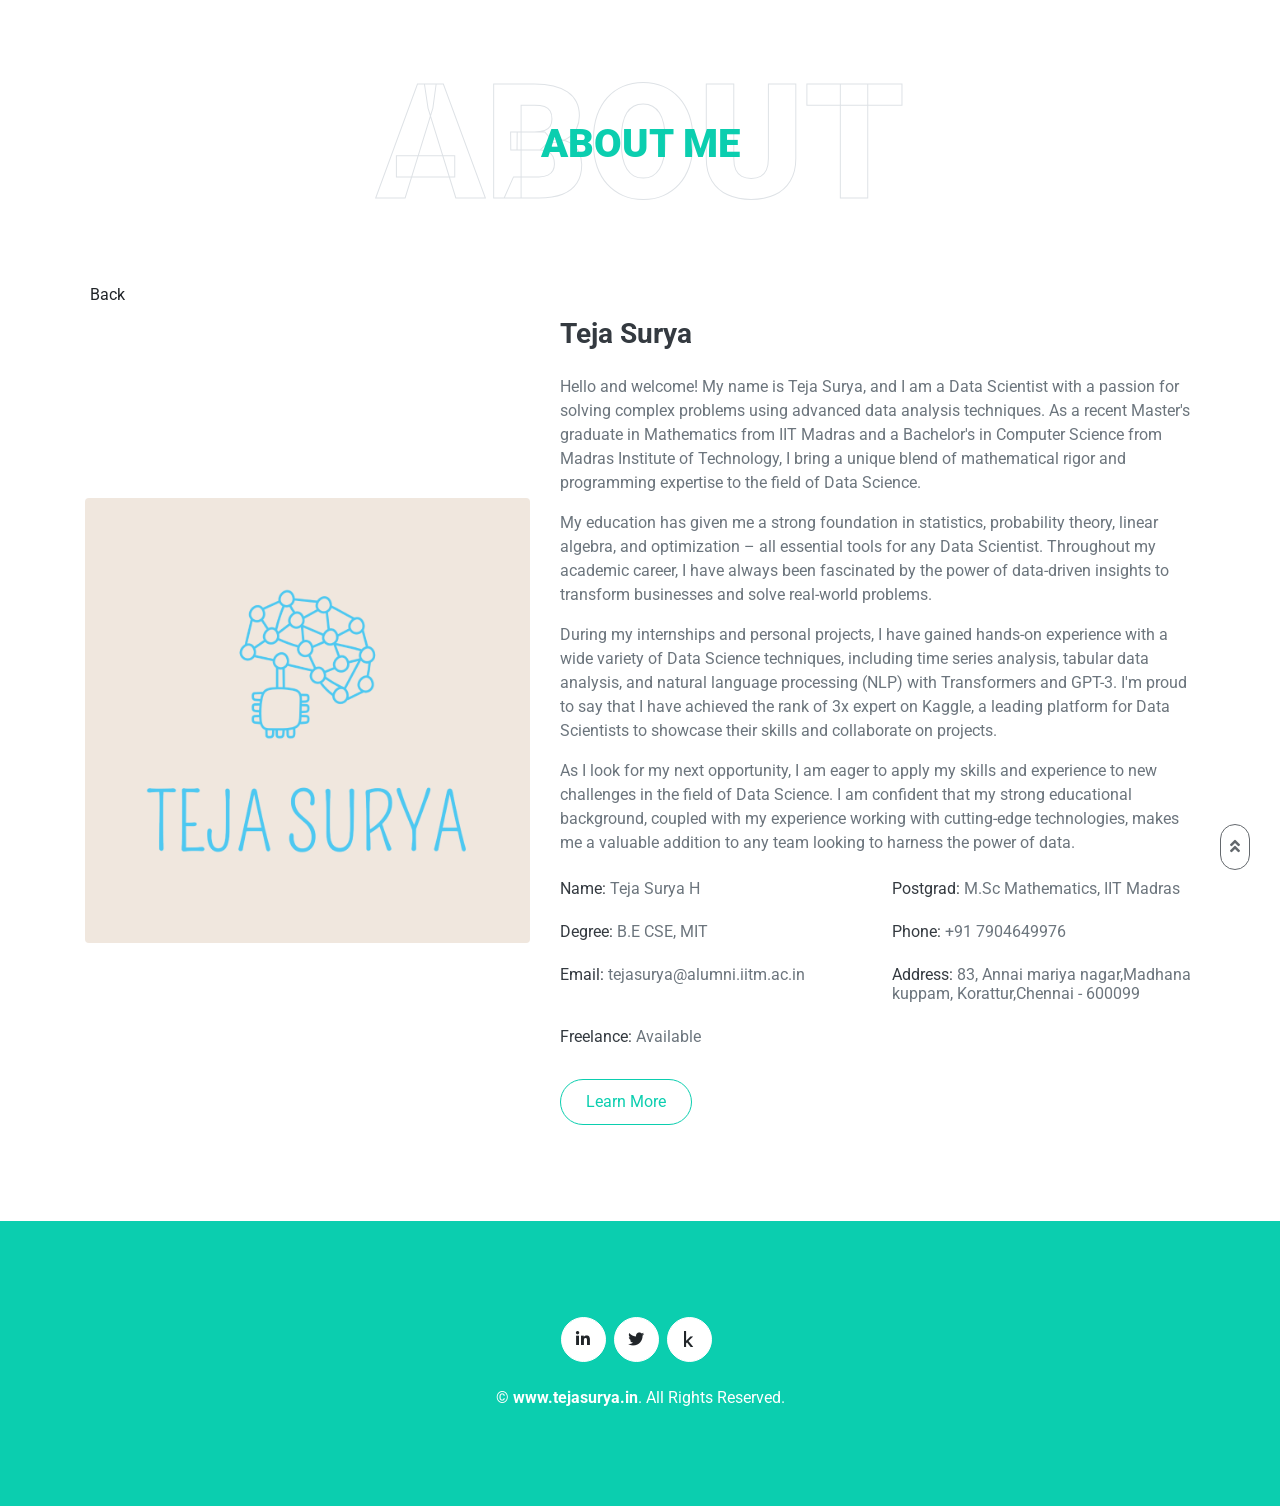
<file: about.html>
<!DOCTYPE html>
<html lang="en">

<head>
    <meta charset="utf-8">
    <title>Teja Surya</title>
    <meta content="width=device-width, initial-scale=1.0" name="viewport">
    <meta content="Free HTML Templates" name="keywords">
    <meta content="Free HTML Templates" name="description">

    <!-- Favicon -->
 <!-- add icon link -->
     <link rel = "icon" href = "[data-uri]" 
        type = "image/x-icon">

    <!-- Google Web Fonts -->
    <link rel="preconnect" href="https://fonts.gstatic.com">
    <link href="https://fonts.googleapis.com/css2?family=Roboto:wght@300;400;500;700;900&display=swap" rel="stylesheet"> 

    <!-- Font Awesome -->
    <link href="https://cdnjs.cloudflare.com/ajax/libs/font-awesome/5.10.0/css/all.min.css" rel="stylesheet">

    <!-- Libraries Stylesheet -->
    <link href="lib/owlcarousel/assets/owl.carousel.min.css" rel="stylesheet">
    <link href="lib/lightbox/css/lightbox.min.css" rel="stylesheet">

    <!-- Customized Bootstrap Stylesheet -->
    <link href="css/style.css" rel="stylesheet">
</head>

<body data-spy="scroll" data-target=".navbar" data-offset="51">
    <!-- Navbar Start -->
    <nav class="navbar fixed-top shadow-sm navbar-expand-lg bg-light navbar-light py-3 py-lg-0 px-lg-5">
        <a href="https://tejasurya.in" class="navbar-brand ml-lg-3">
            <h1 class="m-0 display-5"><span class="text-primary">Teja Surya</span></h1>
        </a>
        <button type="button" class="navbar-toggler" >
            <span class="navbar-toggler-icon"></span>
        </button>
        <div class="collapse navbar-collapse px-lg-3" id="navbarCollapse">
            <div class="navbar-nav m-auto py-0">
                <a href="https://tejasurya.in" class="nav-item nav-link active">Home</a>
                <!--a href="#about" class="nav-item nav-link">About</a-->
            </div>
        </div>
    </nav>
	
    <!-- About Start -->
    <div class="container-fluid py-5" id="about">
        <div class="container">
            <div class="position-relative d-flex align-items-center justify-content-center">
                <h1 class="display-1 text-uppercase text-white" style="-webkit-text-stroke: 1px #dee2e6;">About</h1>
                <h1 class="position-absolute text-uppercase text-primary">About Me</h1>
            </div>
			
			<br>
			<a class="btn btn-light btn-social mr-2" href="https://www.tejasurya.in"> Back </a>
            
			<div class="row align-items-center">
                <div class="col-lg-5 pb-4 pb-lg-0">
                    <img class="img-fluid rounded w-100" src="img/about.jpg" alt="">
                </div>
                <div class="col-lg-7">
                    <h3 class="mb-4">Teja Surya</h3>
                    					
					<p>Hello and welcome! My name is Teja Surya, and I am a Data Scientist with a passion for solving complex problems using advanced data analysis techniques. As a recent Master's graduate in Mathematics from IIT Madras and a Bachelor's in Computer Science from Madras Institute of Technology, I bring a unique blend of mathematical rigor and programming expertise to the field of Data Science.</p>

<p>My education has given me a strong foundation in statistics, probability theory, linear algebra, and optimization – all essential tools for any Data Scientist. Throughout my academic career, I have always been fascinated by the power of data-driven insights to transform businesses and solve real-world problems.</p>

<p>During my internships and personal projects, I have gained hands-on experience with a wide variety of Data Science techniques, including time series analysis, tabular data analysis, and natural language processing (NLP) with Transformers and GPT-3. I'm proud to say that I have achieved the rank of 3x expert on Kaggle, a leading platform for Data Scientists to showcase their skills and collaborate on projects.</p>

<p>As I look for my next opportunity, I am eager to apply my skills and experience to new challenges in the field of Data Science. I am confident that my strong educational background, coupled with my experience working with cutting-edge technologies, makes me a valuable addition to any team looking to harness the power of data.</p>
                    
                    <div class="row mb-3">
                        <div class="col-sm-6 py-2"><h6>Name: <span class="text-secondary">Teja Surya H</span></h6></div>
						<div class="col-sm-6 py-2"><h6>Postgrad: <span class="text-secondary">M.Sc Mathematics, IIT Madras</span></h6></div>
                        <div class="col-sm-6 py-2"><h6>Degree: <span class="text-secondary">B.E CSE, MIT</span></h6></div>
                        <div class="col-sm-6 py-2"><h6>Phone: <span class="text-secondary">+91 7904649976</span></h6></div>
                        <div class="col-sm-6 py-2"><h6>Email: <span class="text-secondary">tejasurya@alumni.iitm.ac.in</span></h6></div>
                        <div class="col-sm-6 py-2"><h6>Address: <span class="text-secondary">83, Annai mariya nagar,Madhana kuppam, Korattur,Chennai - 600099</span></h6></div>
                        <div class="col-sm-6 py-2"><h6>Freelance: <span class="text-secondary">Available</span></h6></div>
                    </div>
                    <!--a href="" class="btn btn-outline-primary mr-4">Hire Me</a-->
                    <a href="https://www.github.com/tejasurya" class="btn btn-outline-primary">Learn More</a>
                </div>
            </div>
        </div>
    </div>
    <!-- About End -->
    
	
	<!-- Footer Start -->
    <div class="container-fluid bg-primary text-white mt-5 py-5 px-sm-3 px-md-5">
        <div class="container text-center py-5">
            <div class="d-flex justify-content-center mb-4">
				<a class="btn btn-light btn-social mr-2" href="https://www.linkedin.com/in/tejasurya"><i class="fab fa-linkedin-in"></i></a>
				<a class="btn btn-light btn-social mr-2" href="https://twitter.com/teja_surya_"><i class="fab fa-twitter"></i></a>
                <a class="btn btn-light btn-social mr-2" href="https://www.kaggle.com/tejasurya"><i class="fab fa-kaggle"></i></a>
            </div>
            <!--div class="d-flex justify-content-center mb-3">
                <a class="text-white" href="#">Privacy</a>
                <span class="px-3">|</span>
                <a class="text-white" href="#">Terms</a>
                <span class="px-3">|</span>
                <a class="text-white" href="#">FAQs</a>
                <span class="px-3">|</span>
                <a class="text-white" href="#">Help</a>
            </div-->
            <p class="m-0">&copy; <a class="text-white font-weight-bold" href="https://tejasurya.in">www.tejasurya.in</a>. All Rights Reserved.             </p>
        </div>
    </div>
    <!-- Footer End -->

    <!-- Scroll to Bottom -->
    <i class="fa fa-2x fa-angle-down text-white scroll-to-bottom"></i>

    <!-- Back to Top -->
    <a href="#" class="btn btn-outline-dark px-0 back-to-top"><i class="fa fa-angle-double-up"></i></a>


    <!-- JavaScript Libraries -->
    <script src="https://code.jquery.com/jquery-3.4.1.min.js"></script>
    <script src="https://stackpath.bootstrapcdn.com/bootstrap/4.4.1/js/bootstrap.bundle.min.js"></script>
    <script src="lib/typed/typed.min.js"></script>
    <script src="lib/easing/easing.min.js"></script>
    <script src="lib/waypoints/waypoints.min.js"></script>
    <script src="lib/owlcarousel/owl.carousel.min.js"></script>
    <script src="lib/isotope/isotope.pkgd.min.js"></script>
    <script src="lib/lightbox/js/lightbox.min.js"></script>

    <!-- Contact Javascript File -->
    <script src="mail/jqBootstrapValidation.min.js"></script>
    <script src="mail/contact.js"></script>

    <!-- Template Javascript -->
    <script src="js/main.js"></script>
</body>

</html>
</file>
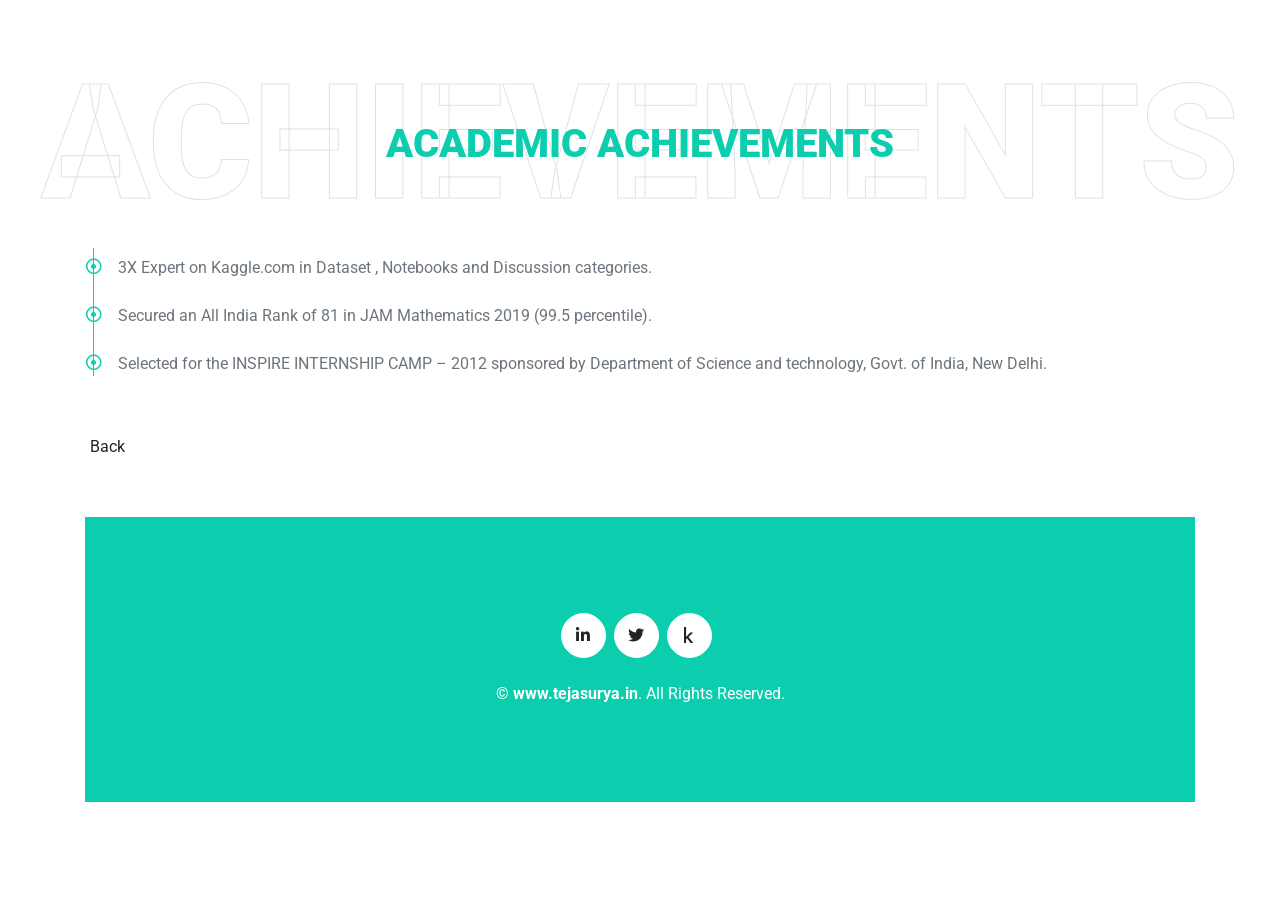
<file: achieve.html>
<!DOCTYPE html>
<html lang="en">

<head>
    <meta charset="utf-8">
    <title>Teja Surya</title>
    <meta content="width=device-width, initial-scale=1.0" name="viewport">
    <meta content="Free HTML Templates" name="keywords">
    <meta content="Free HTML Templates" name="description">

    <!-- Favicon -->
 <!-- add icon link -->
     <link rel = "icon" href = "[data-uri]" 
        type = "image/x-icon">

    <!-- Google Web Fonts -->
    <link rel="preconnect" href="https://fonts.gstatic.com">
    <link href="https://fonts.googleapis.com/css2?family=Roboto:wght@300;400;500;700;900&display=swap" rel="stylesheet"> 

    <!-- Font Awesome -->
    <link href="https://cdnjs.cloudflare.com/ajax/libs/font-awesome/5.10.0/css/all.min.css" rel="stylesheet">

    <!-- Libraries Stylesheet -->
    <link href="lib/owlcarousel/assets/owl.carousel.min.css" rel="stylesheet">
    <link href="lib/lightbox/css/lightbox.min.css" rel="stylesheet">

    <!-- Customized Bootstrap Stylesheet -->
    <link href="css/style.css" rel="stylesheet">
</head>

<body data-spy="scroll" data-target=".navbar" data-offset="51">
    <!-- Navbar Start -->
    <nav class="navbar fixed-top shadow-sm navbar-expand-lg bg-light navbar-light py-3 py-lg-0 px-lg-5">
        <a href="https://tejasurya.in" class="navbar-brand ml-lg-3">
            <h1 class="m-0 display-5"><span class="text-primary">Teja Surya</span></h1>
        </a>
        <button type="button" class="navbar-toggler" >
            <span class="navbar-toggler-icon"></span>
        </button>
        <div class="collapse navbar-collapse px-lg-3" id="navbarCollapse">
            <div class="navbar-nav m-auto py-0">
                <a href="https://tejasurya.in" class="nav-item nav-link active">Home</a>
                <!--a href="#about" class="nav-item nav-link">About</a-->
            </div>
        </div>
    </nav>
	
    <!-- About Start -->
    <div class="container-fluid py-5" id="about">
        <div class="container">
            <div class="position-relative d-flex align-items-center justify-content-center">
                <h1 class="display-1 text-uppercase text-white" style="-webkit-text-stroke: 1px #dee2e6;">Achievements</h1>
                <h1 class="position-absolute text-uppercase text-primary">Academic Achievements</h1>
            </div>
            <div class="border-left border-primary pt-2 pl-4 ml-2">
                        <div class="position-relative mb-4">
                            <i class="far fa-dot-circle text-primary position-absolute" style="top: 2px; left: -32px;"></i>
                    3X Expert on Kaggle.com in  Dataset , Notebooks and Discussion categories.
            </div>
				
			<div class="position-relative mb-4">
                            <i class="far fa-dot-circle text-primary position-absolute" style="top: 2px; left: -32px;"></i>
			Secured an All India Rank of 81 in JAM Mathematics 2019 (99.5 percentile).
			</div>
			
			<div class="position-relative mb-4">
			<i class="far fa-dot-circle text-primary position-absolute" style="top: 2px; left: -32px;"></i>
			Selected for the INSPIRE INTERNSHIP CAMP – 2012 sponsored by Department of Science and technology, Govt. of India, New Delhi.
			</div>
    </div>
				<br>
			<a class="btn btn-light btn-social mr-2" href="https://www.tejasurya.in"> Back </a>
    <!-- About End -->
    
	
	<!-- Footer Start -->
    <div class="container-fluid bg-primary text-white mt-5 py-5 px-sm-3 px-md-5">
        <div class="container text-center py-5">
            <div class="d-flex justify-content-center mb-4">
				<a class="btn btn-light btn-social mr-2" href="https://www.linkedin.com/in/tejasurya"><i class="fab fa-linkedin-in"></i></a>
				<a class="btn btn-light btn-social mr-2" href="https://twitter.com/teja_surya_"><i class="fab fa-twitter"></i></a>
                <a class="btn btn-light btn-social mr-2" href="https://www.kaggle.com/tejasurya"><i class="fab fa-kaggle"></i></a>
            </div>
            <!--div class="d-flex justify-content-center mb-3">
                <a class="text-white" href="#">Privacy</a>
                <span class="px-3">|</span>
                <a class="text-white" href="#">Terms</a>
                <span class="px-3">|</span>
                <a class="text-white" href="#">FAQs</a>
                <span class="px-3">|</span>
                <a class="text-white" href="#">Help</a>
            </div-->
            <p class="m-0">&copy; <a class="text-white font-weight-bold" href="https://tejasurya.in">www.tejasurya.in</a>. All Rights Reserved.             </p>
        </div>
    </div>
    <!-- Footer End -->

    <!-- Scroll to Bottom -->
    <i class="fa fa-2x fa-angle-down text-white scroll-to-bottom"></i>

    <!-- Back to Top -->
    <a href="#" class="btn btn-outline-dark px-0 back-to-top"><i class="fa fa-angle-double-up"></i></a>


    <!-- JavaScript Libraries -->
    <script src="https://code.jquery.com/jquery-3.4.1.min.js"></script>
    <script src="https://stackpath.bootstrapcdn.com/bootstrap/4.4.1/js/bootstrap.bundle.min.js"></script>
    <script src="lib/typed/typed.min.js"></script>
    <script src="lib/easing/easing.min.js"></script>
    <script src="lib/waypoints/waypoints.min.js"></script>
    <script src="lib/owlcarousel/owl.carousel.min.js"></script>
    <script src="lib/isotope/isotope.pkgd.min.js"></script>
    <script src="lib/lightbox/js/lightbox.min.js"></script>

    <!-- Contact Javascript File -->
    <script src="mail/jqBootstrapValidation.min.js"></script>
    <script src="mail/contact.js"></script>

    <!-- Template Javascript -->
    <script src="js/main.js"></script>
</body>

</html>
</file>
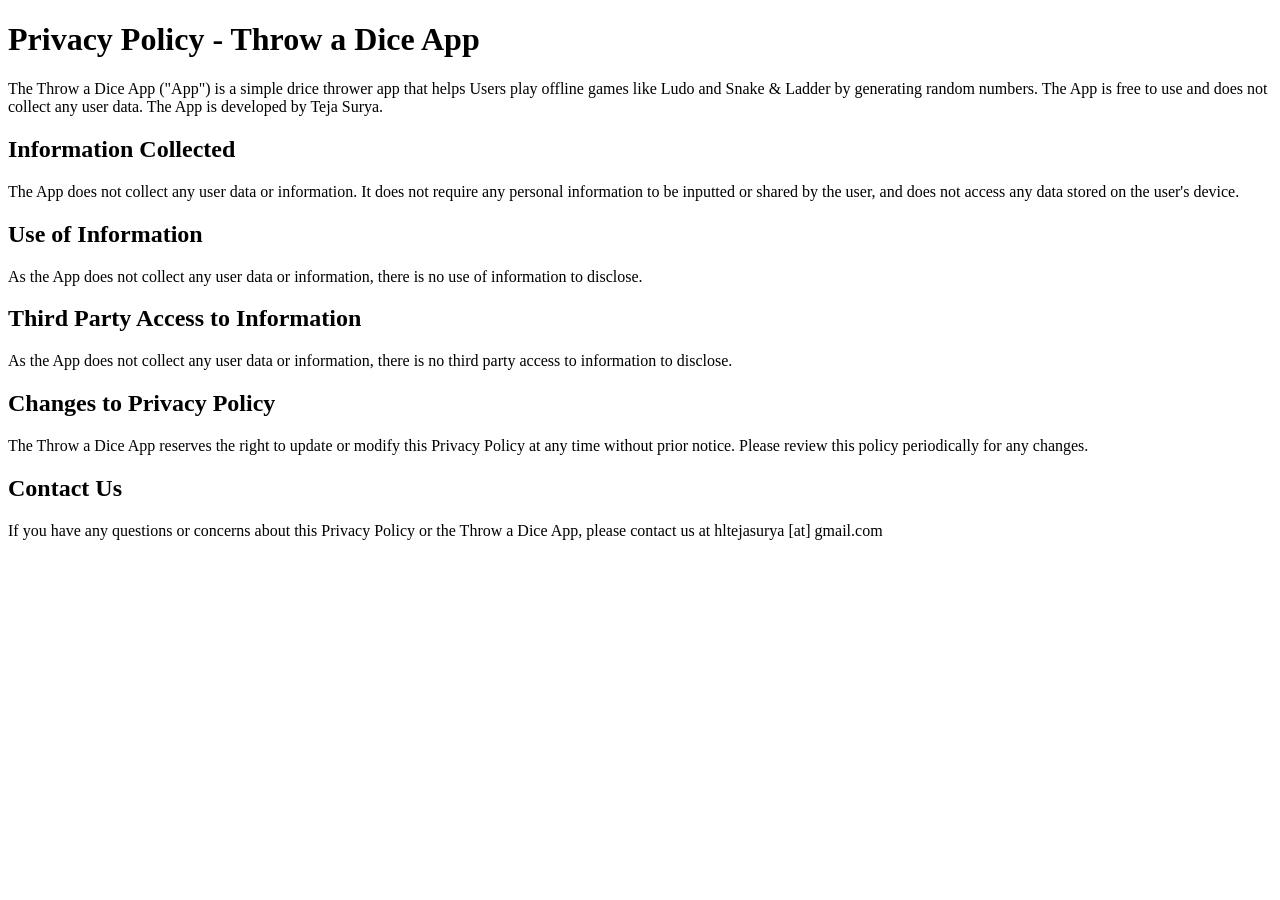
<file: dice_throw_privacy.html>
<!DOCTYPE html>
<html>
<head>
	<title>Privacy Policy - Throw a Dice App</title>
</head>
<body>
	<h1>Privacy Policy - Throw a Dice App</h1>
    
    <p>The Throw a Dice App ("App") is a simple drice thrower app that helps Users play offline games like Ludo and Snake & Ladder by generating random numbers. The App is free to use and does not collect any user data. The App is developed by Teja Surya. </p>

<h2>Information Collected</h2>

<p>The App does not collect any user data or information. It does not require any personal information to be inputted or shared by the user, and does not access any data stored on the user's device. </p>

<h2>Use of Information</h2>

<p>As the App does not collect any user data or information, there is no use of information to disclose. </p>

<h2>Third Party Access to Information</h2>

<p>As the App does not collect any user data or information, there is no third party access to information to disclose. </p>

<h2>Changes to Privacy Policy</h2>

<p>The Throw a Dice App reserves the right to update or modify this Privacy Policy at any time without prior notice. Please review this policy periodically for any changes. </p>

<h2>Contact Us</h2>

<p>If you have any questions or concerns about this Privacy Policy or the Throw a Dice App, please contact us at hltejasurya [at] gmail.com </p>

</body>
</html>
</file>
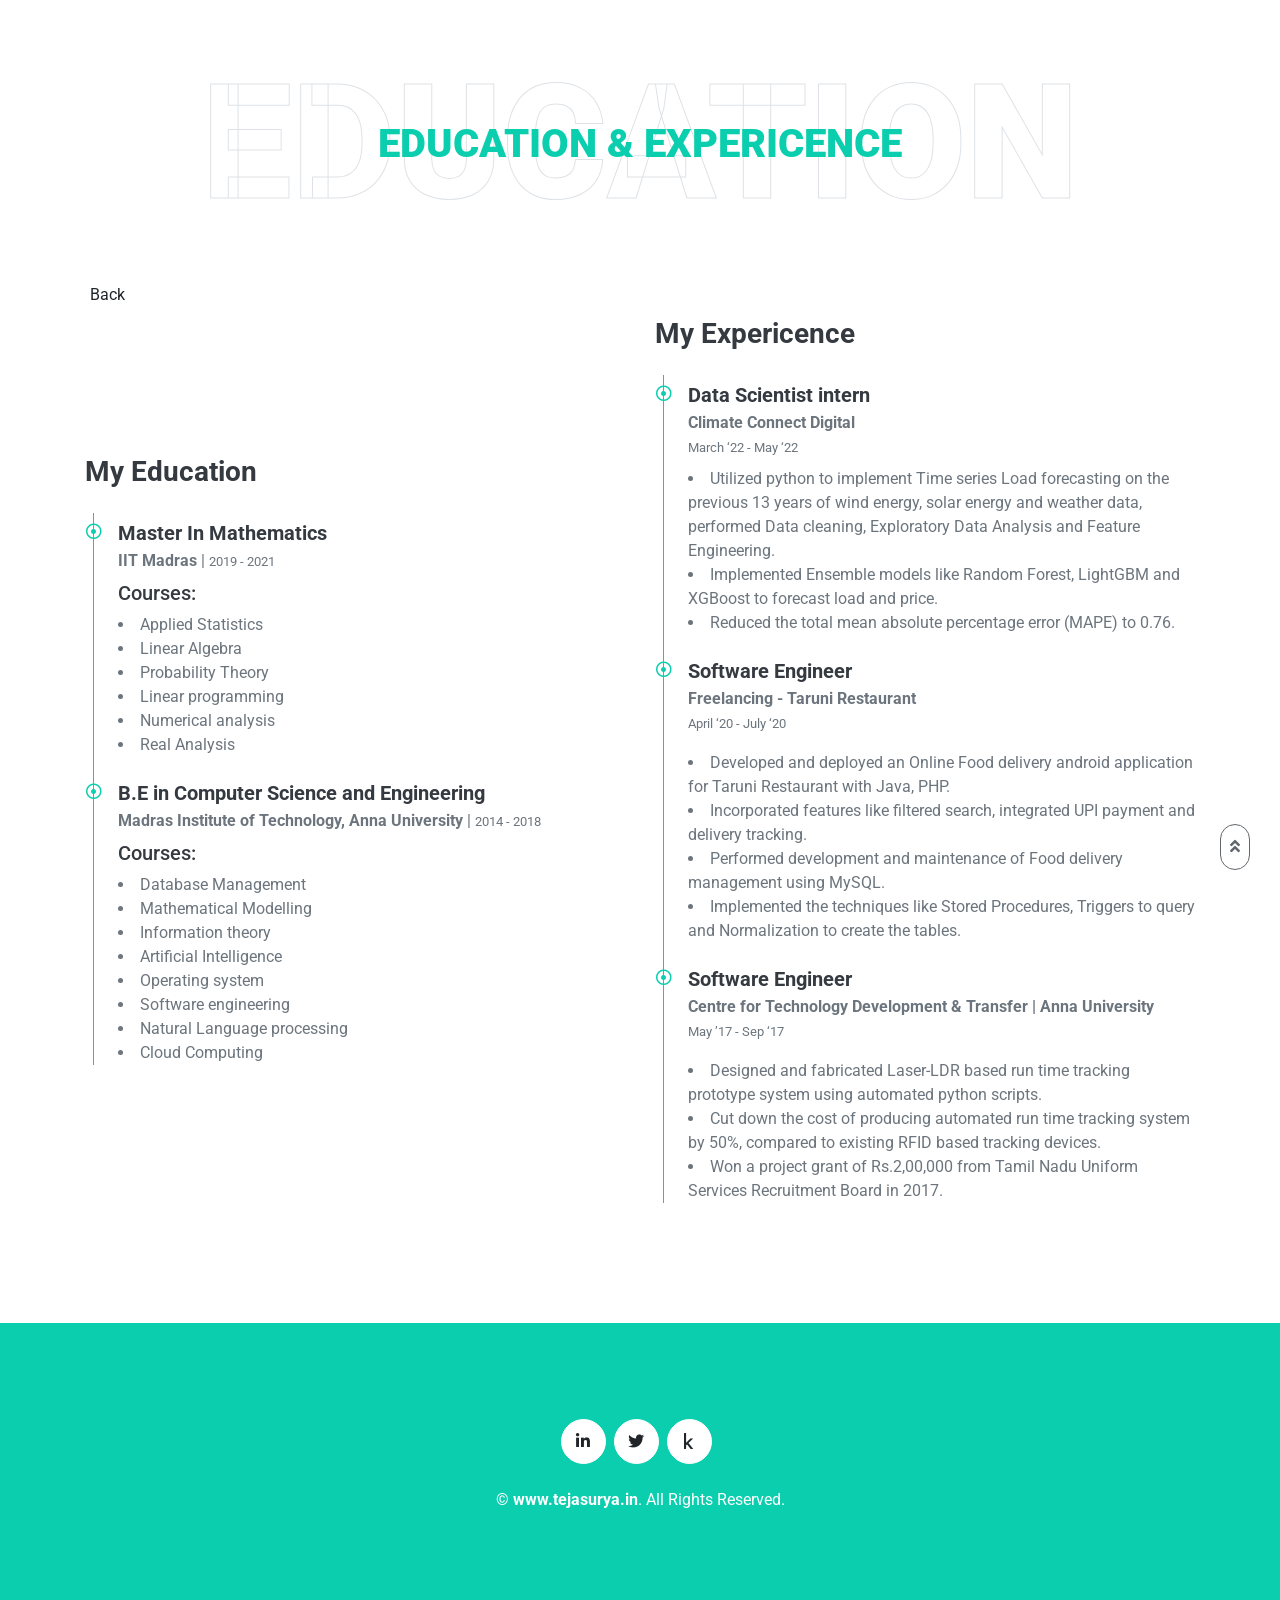
<file: Education.html>
<!DOCTYPE html>
<html lang="en">

<head>
    <meta charset="utf-8">
    <title>Teja Surya</title>
    <meta content="width=device-width, initial-scale=1.0" name="viewport">
    <meta content="Free HTML Templates" name="keywords">
    <meta content="Free HTML Templates" name="description">

 <!-- add icon link -->
     <link rel = "icon" href = "[data-uri]" 
        type = "image/x-icon">

    <!-- Google Web Fonts -->
    <link rel="preconnect" href="https://fonts.gstatic.com">
    <link href="https://fonts.googleapis.com/css2?family=Roboto:wght@300;400;500;700;900&display=swap" rel="stylesheet"> 

    <!-- Font Awesome -->
    <link href="https://cdnjs.cloudflare.com/ajax/libs/font-awesome/5.10.0/css/all.min.css" rel="stylesheet">

    <!-- Libraries Stylesheet -->
    <link href="lib/owlcarousel/assets/owl.carousel.min.css" rel="stylesheet">
    <link href="lib/lightbox/css/lightbox.min.css" rel="stylesheet">

    <!-- Customized Bootstrap Stylesheet -->
    <link href="css/style.css" rel="stylesheet">
</head>

<body data-spy="scroll" data-target=".navbar" data-offset="51">
    <!-- Navbar Start -->
    <nav class="navbar fixed-top shadow-sm navbar-expand-lg bg-light navbar-light py-3 py-lg-0 px-lg-5">
        <a href="https://tejasurya.in" class="navbar-brand ml-lg-3">
            <h1 class="m-0 display-5"><span class="text-primary">Teja Surya</span></h1>
        </a>
        <button type="button" class="navbar-toggler" data-toggle="collapse" data-target="#navbarCollapse">
            <span class="navbar-toggler-icon"></span>
        </button>
        <div class="collapse navbar-collapse px-lg-3" id="navbarCollapse">
            <div class="navbar-nav m-auto py-0">
                <a href="https://tejasurya.in" class="nav-item nav-link active">Home</a>
                <!--a href="#about" class="nav-item nav-link">About</a-->
            </div>
            <a href="email.html" class="btn btn-outline-primary d-none d-lg-block">Contact Me</a>
        </div>
    </nav>
	
	
	 <!-- Qualification Start -->
    <div class="container-fluid py-5" id="Education">
        <div class="container">
            <div class="position-relative d-flex align-items-center justify-content-center">
                <h1 class="display-1 text-uppercase text-white" style="-webkit-text-stroke: 1px #dee2e6;">Education</h1>
                <h1 class="position-absolute text-uppercase text-primary">Education & Expericence</h1>
            </div>
									<br>
			<a class="btn btn-light btn-social mr-2" href="https://www.tejasurya.in"> Back </a>
            <div class="row align-items-center">
                <div class="col-lg-6">
                    <h3 class="mb-4">My Education</h3>
                    <div class="border-left border-primary pt-2 pl-4 ml-2">
                        <div class="position-relative mb-4">
                            <i class="far fa-dot-circle text-primary position-absolute" style="top: 2px; left: -32px;"></i>
                            <h5 class="font-weight-bold mb-1">Master In Mathematics</h5>
                            <p class="mb-2"><strong>IIT Madras</strong> | <small>2019 - 2021</small></p>
                            <h5>Courses:</h5>
							<li>Applied Statistics </li>
							<li>Linear Algebra</li>
							<li>Probability Theory</li> 
							<li>Linear programming</li> 
							<li>Numerical analysis</li>
							<li>Real Analysis</li> </div>
                        <div class="position-relative mb-4">
                            <i class="far fa-dot-circle text-primary position-absolute" style="top: 2px; left: -32px;"></i>
                            <h5 class="font-weight-bold mb-1">B.E in Computer Science and Engineering</h5>
                            <p class="mb-2"><strong>Madras Institute of Technology, Anna University</strong> | <small>2014 - 2018</small></p>
                            <h5>Courses:</h5>
							<li>Database Management</li>
							<li>Mathematical Modelling</li> 
							<li>Information theory</li>
							<li>Artificial Intelligence </li>
							<li>Operating system</li>
							<li>Software engineering</li> 
							<li>Natural Language processing</li>
							<li>Cloud Computing</li>
							
						</div>
                    </div>
                </div>
                <div class="col-lg-6">
                    <h3 class="mb-4">My Expericence</h3>
                    <div class="border-left border-primary pt-2 pl-4 ml-2">
                        <div class="position-relative mb-4">
                            <i class="far fa-dot-circle text-primary position-absolute" style="top: 2px; left: -32px;"></i>
                            <h5 class="font-weight-bold mb-1">Data Scientist intern</h5>
                            <p class="mb-2"><strong>Climate Connect Digital</strong> <br> <small>March ‘22 - May ‘22</small></p>
                            <li>Utilized python to implement Time series Load forecasting on the previous 13 years of wind energy, solar energy and weather data, performed Data cleaning, Exploratory Data Analysis and Feature Engineering. </li>
							<li>Implemented Ensemble models like Random Forest, LightGBM and XGBoost to forecast load and price. </li>
							<li>Reduced the total mean absolute percentage error (MAPE) to 0.76. </li>
</p>
                        </div>
                        <div class="position-relative mb-4">
                            <i class="far fa-dot-circle text-primary position-absolute" style="top: 2px; left: -32px;"></i>
                            <h5 class="font-weight-bold mb-1">Software Engineer</h5>
                            <p class="mb-2"><strong>Freelancing - Taruni Restaurant</strong> <br> <small>April ‘20 - July ‘20 </small></p>
                            <p><li>	Developed and deployed an Online Food delivery android application for Taruni Restaurant with Java, PHP. </li>
							   <li>Incorporated features like filtered search, integrated UPI payment and delivery tracking. </li>
							   <li>Performed development and maintenance of Food delivery management using MySQL. </li>
							   <li>Implemented the techniques like Stored Procedures, Triggers to query and Normalization to create the tables. </li>
							</p>
                        </div>
                        <div class="position-relative mb-4">
                            <i class="far fa-dot-circle text-primary position-absolute" style="top: 2px; left: -32px;"></i>
                            <h5 class="font-weight-bold mb-1">Software Engineer</h5>
                            <p class="mb-2"><strong>Centre for Technology Development & Transfer | Anna University</strong> <br> <small>May ’17 - Sep ‘17</small></p>
                            <p><li>Designed and fabricated Laser-LDR based run time tracking prototype system using automated python scripts.</li>
<li>Cut down the cost of producing automated run time tracking system by 50%, compared to existing RFID based tracking devices.</li>
<li>Won a project grant of Rs.2,00,000 from Tamil Nadu Uniform Services Recruitment Board in 2017.</li>
</p>
                        </div>
                    </div>
                </div>
            </div>
        </div>
    </div>
    <!-- Qualification End -->

	
	
    <!-- Footer Start -->
    <div class="container-fluid bg-primary text-white mt-5 py-5 px-sm-3 px-md-5">
        <div class="container text-center py-5">
            <div class="d-flex justify-content-center mb-4">
				<a class="btn btn-light btn-social mr-2" href="https://www.linkedin.com/in/tejasurya"><i class="fab fa-linkedin-in"></i></a>
				<a class="btn btn-light btn-social mr-2" href="https://twitter.com/teja_surya_"><i class="fab fa-twitter"></i></a>
                <a class="btn btn-light btn-social mr-2" href="https://www.kaggle.com/tejasurya"><i class="fab fa-kaggle"></i></a>
            </div>
            <!--div class="d-flex justify-content-center mb-3">
                <a class="text-white" href="#">Privacy</a>
                <span class="px-3">|</span>
                <a class="text-white" href="#">Terms</a>
                <span class="px-3">|</span>
                <a class="text-white" href="#">FAQs</a>
                <span class="px-3">|</span>
                <a class="text-white" href="#">Help</a>
            </div-->
            <p class="m-0">&copy; <a class="text-white font-weight-bold" href="https://tejasurya.in">www.tejasurya.in</a>. All Rights Reserved.             </p>
        </div>
    </div>
    <!-- Footer End -->

    <!-- Scroll to Bottom -->
    <i class="fa fa-2x fa-angle-down text-white scroll-to-bottom"></i>

    <!-- Back to Top -->
    <a href="#" class="btn btn-outline-dark px-0 back-to-top"><i class="fa fa-angle-double-up"></i></a>


    <!-- JavaScript Libraries -->
    <script src="https://code.jquery.com/jquery-3.4.1.min.js"></script>
    <script src="https://stackpath.bootstrapcdn.com/bootstrap/4.4.1/js/bootstrap.bundle.min.js"></script>
    <script src="lib/typed/typed.min.js"></script>
    <script src="lib/easing/easing.min.js"></script>
    <script src="lib/waypoints/waypoints.min.js"></script>
    <script src="lib/owlcarousel/owl.carousel.min.js"></script>
    <script src="lib/isotope/isotope.pkgd.min.js"></script>
    <script src="lib/lightbox/js/lightbox.min.js"></script>

    <!-- Contact Javascript File -->
    <script src="mail/jqBootstrapValidation.min.js"></script>
    <script src="mail/contact.js"></script>

    <!-- Template Javascript -->
    <script src="js/main.js"></script>
</body>

</html>
</file>
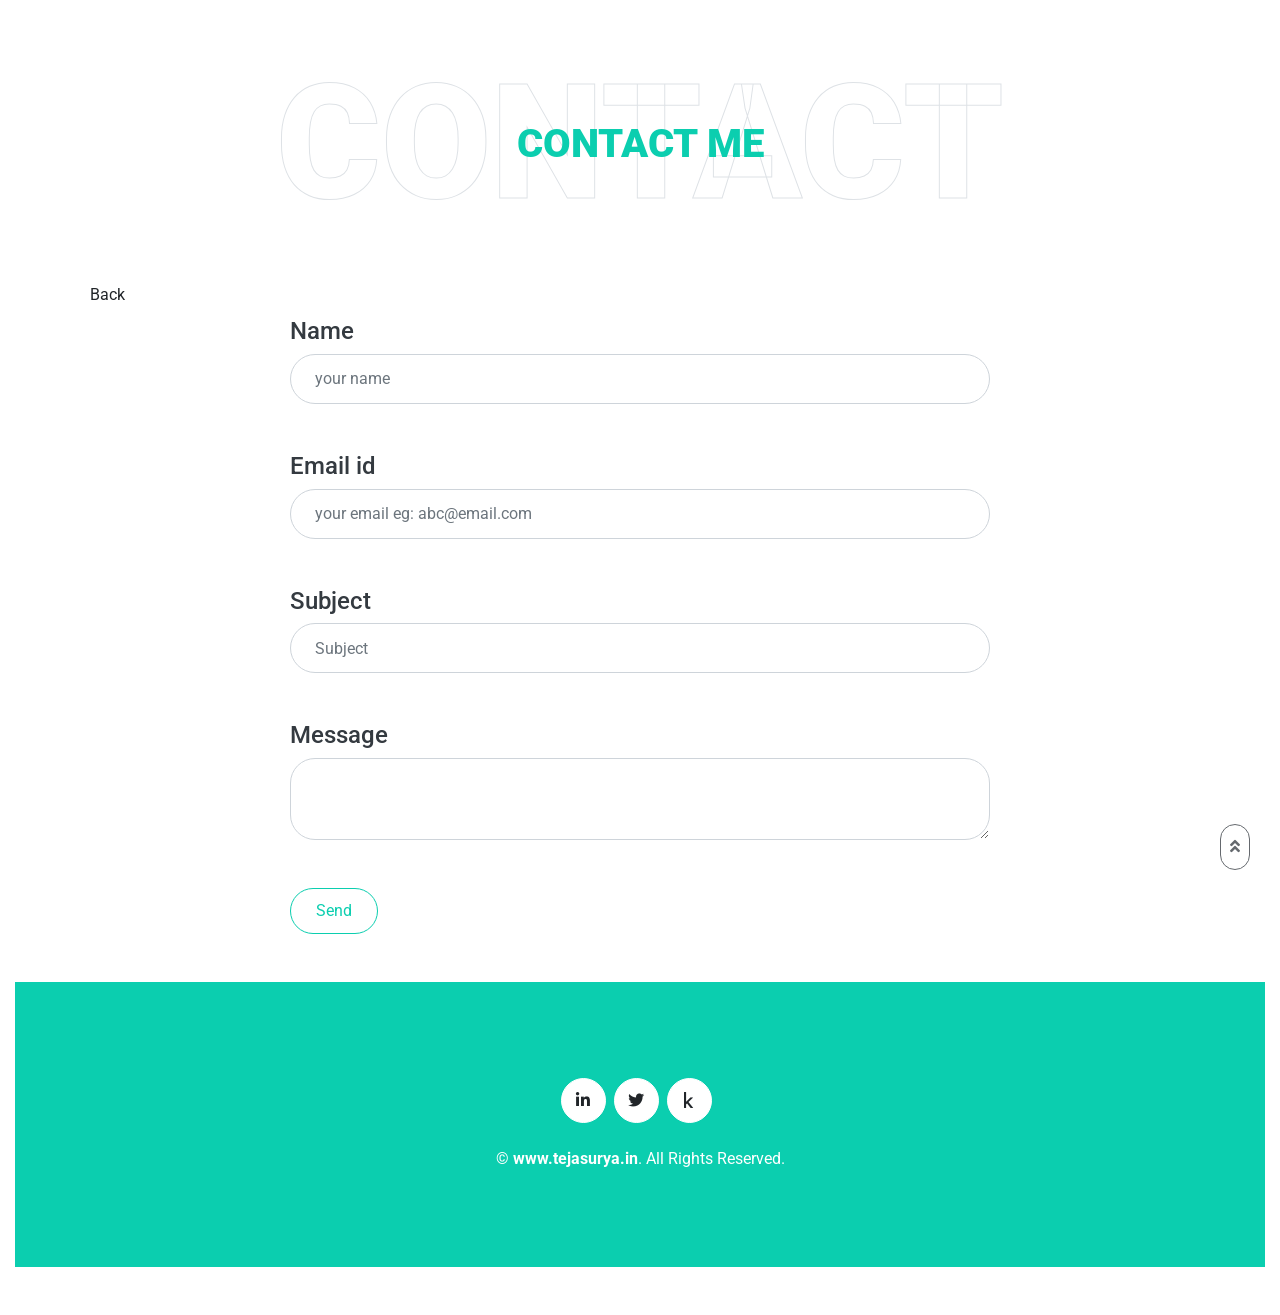
<file: email.html>
<!DOCTYPE html>
<html lang="en">

<head>
    <meta charset="utf-8">
    <title>Teja Surya</title>
    <meta content="width=device-width, initial-scale=1.0" name="viewport">
    <meta content="Free HTML Templates" name="keywords">
    <meta content="Free HTML Templates" name="description">

    <!-- Favicon --> <!-- add icon link -->
     <link rel = "icon" href = "[data-uri]" 
        type = "image/x-icon">

    <!-- Google Web Fonts -->
    <link rel="preconnect" href="https://fonts.gstatic.com">
    <link href="https://fonts.googleapis.com/css2?family=Roboto:wght@300;400;500;700;900&display=swap" rel="stylesheet"> 

    <!-- Font Awesome -->
    <link href="https://cdnjs.cloudflare.com/ajax/libs/font-awesome/5.10.0/css/all.min.css" rel="stylesheet">

    <!-- Libraries Stylesheet -->
    <link href="lib/owlcarousel/assets/owl.carousel.min.css" rel="stylesheet">
    <link href="lib/lightbox/css/lightbox.min.css" rel="stylesheet">

    <!-- Customized Bootstrap Stylesheet -->
    <link href="css/style.css" rel="stylesheet">
</head>

<body data-spy="scroll" data-target=".navbar" data-offset="51">
    <!-- Navbar Start -->
    <nav class="navbar fixed-top shadow-sm navbar-expand-lg bg-light navbar-light py-3 py-lg-0 px-lg-5">
        <a href="https://tejasurya.in" class="navbar-brand ml-lg-3">
            <h1 class="m-0 display-5"><span class="text-primary">Teja Surya</span></h1>
        </a>
        <button type="button" class="navbar-toggler" >
            <span class="navbar-toggler-icon"></span>
        </button>
        <div class="collapse navbar-collapse px-lg-3" id="navbarCollapse">
            <div class="navbar-nav m-auto py-0">
                <a href="https://tejasurya.in" class="nav-item nav-link active">Home</a>
                <!--a href="#about" class="nav-item nav-link">About</a-->
            </div>
        </div>
    </nav>
	
	
    <div class="container-fluid py-5" id="contact">
        <div class="container">
            <div class="position-relative d-flex align-items-center justify-content-center">
                <h1 class="display-1 text-uppercase text-white" style="-webkit-text-stroke: 1px #dee2e6;">Contact</h1>
                <h1 class="position-absolute text-uppercase text-primary">Contact Me</h1>
            </div>
			
						<br>
			<a class="btn btn-light btn-social mr-2" href="https://www.tejasurya.in"> Back </a>
            <div class="row justify-content-center">
                <div class="col-lg-8">
				
				
    				<div class="contact-form">
                        <div class="container">
							<form action="https://formsubmit.co/28ace2274a0af80b847eb98bcd8b42a5" method="POST">
							<h4>Name</h4>
							<input class="form-control p-4" type="text" name="name" placeholder="your name" required>
							<br>
							<br>
							<h4>Email id</h4>
							<input class="form-control p-4" type="email" name="email" placeholder="your email eg: abc@email.com" required>
							<br>
							<br>
							<h4>Subject</h4>
							<input type="text" class="form-control p-4" name="subject" placeholder="Subject" required>
							<br><br>
							<h4>Message</h4>
							<textarea class="form-control py-3 px-4" name="Message" placeholder="Message" required> </textarea>
							<br><br>
							<button class="btn btn-outline-primary" type="submit">Send</button>
						</form>
						</div>					
                </div>
            </div>
        </div>
    </div>
    
	
	<!-- Footer Start -->
    <div class="container-fluid bg-primary text-white mt-5 py-5 px-sm-3 px-md-5">
        <div class="container text-center py-5">
            <div class="d-flex justify-content-center mb-4">
				<a class="btn btn-light btn-social mr-2" href="https://www.linkedin.com/in/tejasurya"><i class="fab fa-linkedin-in"></i></a>
				<a class="btn btn-light btn-social mr-2" href="https://twitter.com/teja_surya_"><i class="fab fa-twitter"></i></a>
                <a class="btn btn-light btn-social mr-2" href="https://www.kaggle.com/tejasurya"><i class="fab fa-kaggle"></i></a>
            </div>
            <!--div class="d-flex justify-content-center mb-3">
                <a class="text-white" href="#">Privacy</a>
                <span class="px-3">|</span>
                <a class="text-white" href="#">Terms</a>
                <span class="px-3">|</span>
                <a class="text-white" href="#">FAQs</a>
                <span class="px-3">|</span>
                <a class="text-white" href="#">Help</a>
            </div-->
            <p class="m-0">&copy; <a class="text-white font-weight-bold" href="https://tejasurya.in">www.tejasurya.in</a>. All Rights Reserved.             </p>
        </div>
    </div>
    <!-- Footer End -->

    <!-- Scroll to Bottom -->
    <i class="fa fa-2x fa-angle-down text-white scroll-to-bottom"></i>

    <!-- Back to Top -->
    <a href="#" class="btn btn-outline-dark px-0 back-to-top"><i class="fa fa-angle-double-up"></i></a>


    <!-- JavaScript Libraries -->
    <script src="https://code.jquery.com/jquery-3.4.1.min.js"></script>
    <script src="https://stackpath.bootstrapcdn.com/bootstrap/4.4.1/js/bootstrap.bundle.min.js"></script>
    <script src="lib/typed/typed.min.js"></script>
    <script src="lib/easing/easing.min.js"></script>
    <script src="lib/waypoints/waypoints.min.js"></script>
    <script src="lib/owlcarousel/owl.carousel.min.js"></script>
    <script src="lib/isotope/isotope.pkgd.min.js"></script>
    <script src="lib/lightbox/js/lightbox.min.js"></script>

    <!-- Contact Javascript File -->
    <script src="mail/jqBootstrapValidation.min.js"></script>
    <script src="mail/contact.js"></script>

    <!-- Template Javascript -->
    <script src="js/main.js"></script>
</body>

</html>
</file>
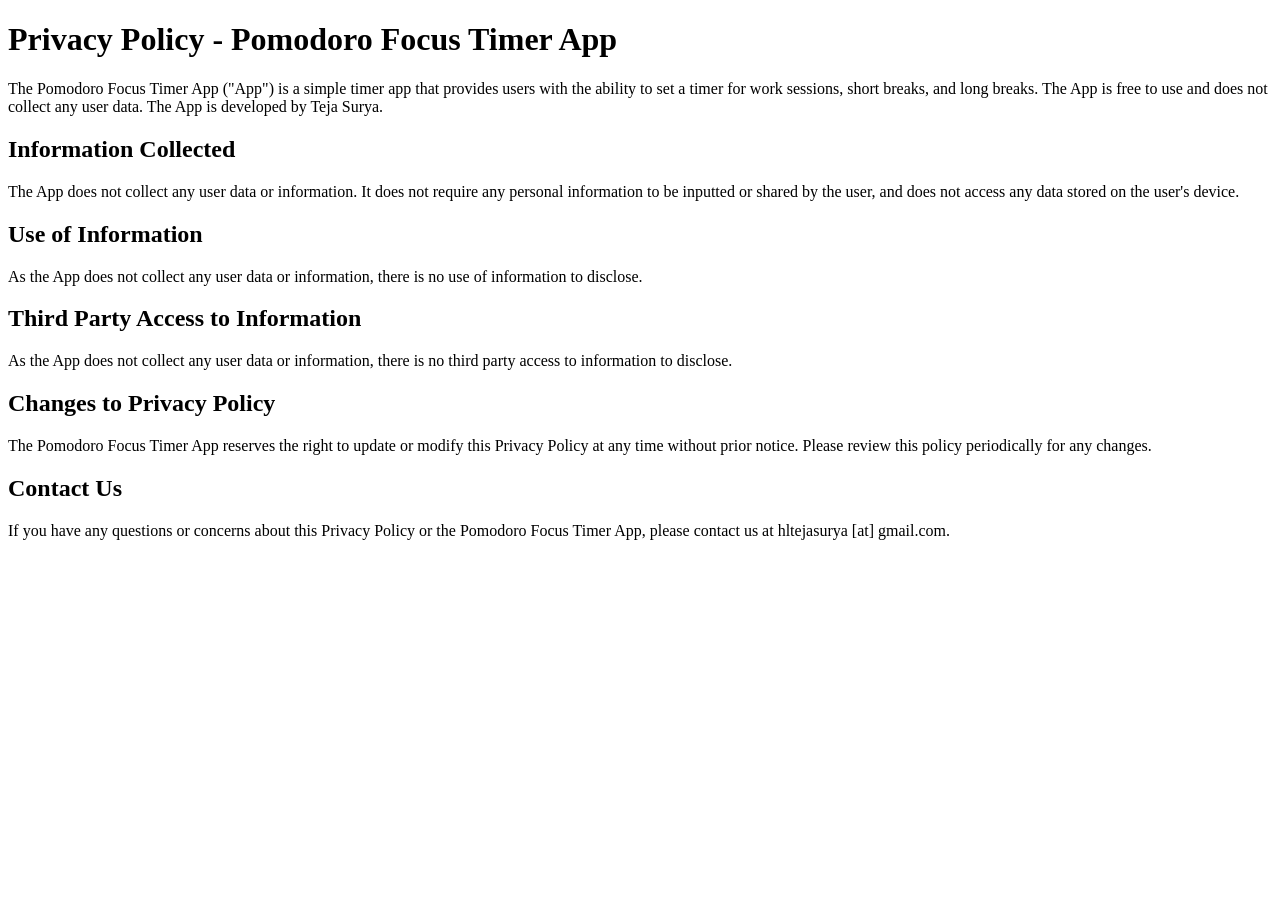
<file: privacy.html>
<!DOCTYPE html>
<html>
<head>
	<title>Privacy Policy - Pomodoro Focus Timer App</title>
</head>
<body>
	<h1>Privacy Policy - Pomodoro Focus Timer App</h1>
    
    <p>The Pomodoro Focus Timer App ("App") is a simple timer app that provides users with the ability to set a timer for work sessions, short breaks, and long breaks. The App is free to use and does not collect any user data. The App is developed by Teja Surya. </p>

<h2>Information Collected</h2>

<p>The App does not collect any user data or information. It does not require any personal information to be inputted or shared by the user, and does not access any data stored on the user's device. </p>

<h2>Use of Information</h2>

<p>As the App does not collect any user data or information, there is no use of information to disclose. </p>

<h2>Third Party Access to Information</h2>

<p>As the App does not collect any user data or information, there is no third party access to information to disclose. </p>

<h2>Changes to Privacy Policy</h2>

<p>The Pomodoro Focus Timer App reserves the right to update or modify this Privacy Policy at any time without prior notice. Please review this policy periodically for any changes. </p>

<h2>Contact Us</h2>

<p>If you have any questions or concerns about this Privacy Policy or the Pomodoro Focus Timer App, please contact us at hltejasurya [at] gmail.com. </p>

</body>
</html>
</file>
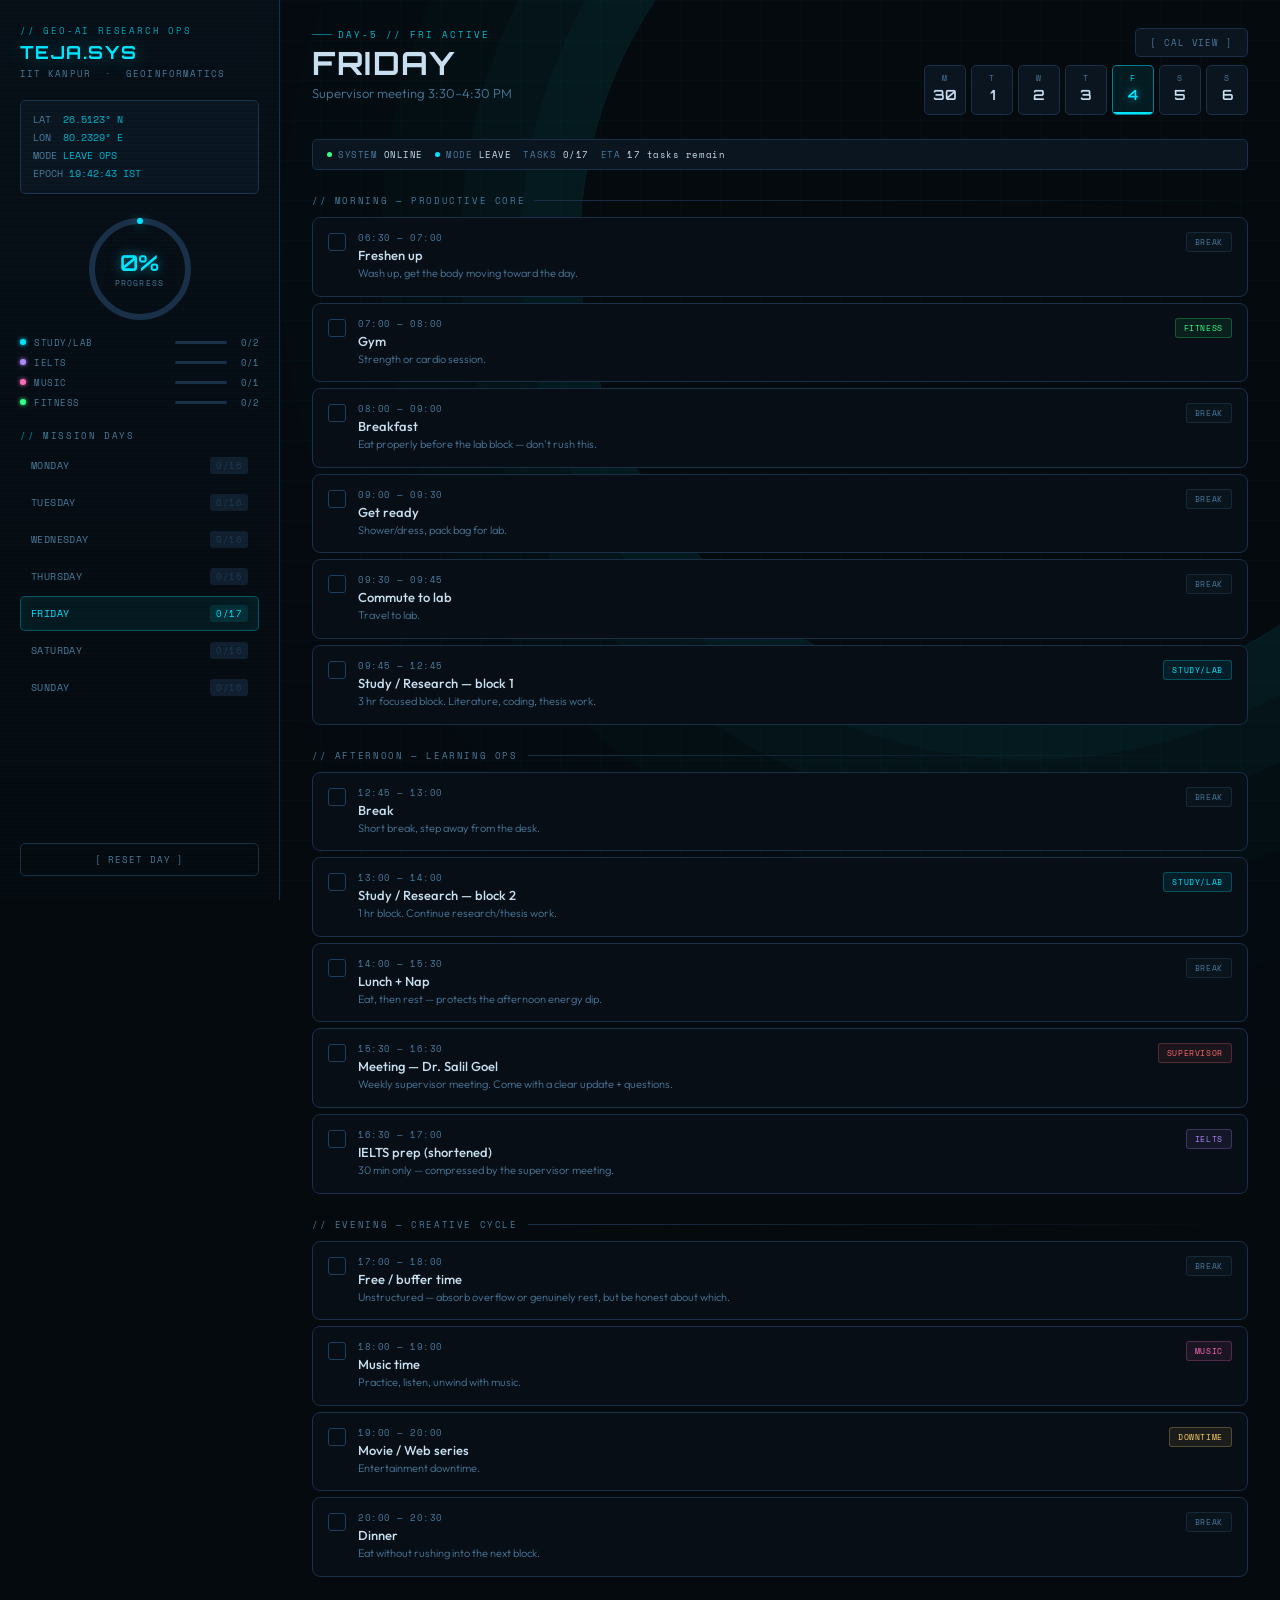
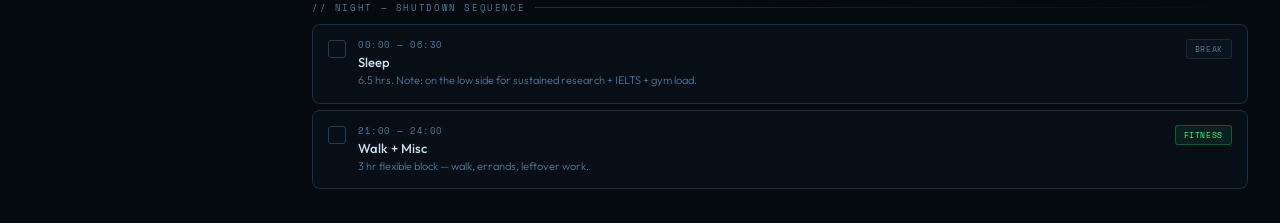
<file: schedule.html>
<!DOCTYPE html>
<html lang="en">
<head>
<meta charset="UTF-8">
<meta name="viewport" content="width=device-width, initial-scale=1.0">
<title>TEJA // GEO-AI RESEARCH OPS</title>
<link href="https://fonts.googleapis.com/css2?family=Space+Mono:ital,wght@0,400;0,700;1,400&family=Outfit:wght@300;400;500;600&family=Orbitron:wght@400;600;700&display=swap" rel="stylesheet">
<style>
:root {
  --bg:       #050a0f;
  --bg1:      #070e16;
  --bg2:      #0b1520;
  --bg3:      #101e2e;
  --border:   #1a3048;
  --border2:  #1f3d5c;
  --text:     #c8dff0;
  --muted:    #4a7a9b;
  --faint:    #1e3a52;
  --cyan:     #00e5ff;
  --cyan2:    #00b4cc;
  --green:    #39ff85;
  --amber:    #ffb300;
  --coral:    #ff6b6b;
  --purple:   #b388ff;
  --topo:     rgba(0,229,255,0.04);
  --r:        8px;
  --rsm:      5px;
}

* { box-sizing: border-box; margin: 0; padding: 0; }

body {
  font-family: 'Outfit', sans-serif;
  background: var(--bg);
  color: var(--text);
  min-height: 100vh;
  overflow-x: hidden;
}

/* Topographic grid background */
body::before {
  content: '';
  position: fixed; inset: 0; z-index: 0;
  background-image:
    linear-gradient(rgba(0,229,255,0.025) 1px, transparent 1px),
    linear-gradient(90deg, rgba(0,229,255,0.025) 1px, transparent 1px);
  background-size: 40px 40px;
  pointer-events: none;
}

/* Topo contour rings */
body::after {
  content: '';
  position: fixed;
  top: -200px; right: -200px;
  width: 900px; height: 900px;
  border-radius: 50%;
  background: transparent;
  box-shadow:
    0 0 0 1px rgba(0,229,255,0.04),
    0 0 0 60px rgba(0,229,255,0.025),
    0 0 0 120px rgba(0,229,255,0.018),
    0 0 0 200px rgba(0,229,255,0.012),
    0 0 0 300px rgba(0,229,255,0.008),
    0 0 0 420px rgba(0,229,255,0.005);
  pointer-events: none; z-index: 0;
}

.app {
  display: grid;
  grid-template-columns: 280px 1fr;
  min-height: 100vh;
  position: relative; z-index: 1;
}

/* ── SIDEBAR ── */
.sidebar {
  background: linear-gradient(180deg, var(--bg1) 0%, var(--bg) 100%);
  border-right: 1px solid var(--border);
  padding: 24px 20px;
  position: sticky; top: 0;
  height: 100vh; overflow-y: auto;
  display: flex; flex-direction: column; gap: 20px;
}

/* Scanline effect on sidebar */
.sidebar::before {
  content: '';
  position: absolute; inset: 0;
  background: repeating-linear-gradient(
    0deg,
    transparent,
    transparent 2px,
    rgba(0,229,255,0.012) 2px,
    rgba(0,229,255,0.012) 4px
  );
  pointer-events: none;
}

.logo-block { position: relative; }
.logo-tag {
  font-family: 'Space Mono', monospace;
  font-size: 9px;
  color: var(--cyan);
  letter-spacing: 0.2em;
  text-transform: uppercase;
  opacity: 0.7;
  margin-bottom: 6px;
}
.logo {
  font-family: 'Orbitron', monospace;
  font-size: 18px;
  font-weight: 700;
  color: var(--cyan);
  letter-spacing: 0.08em;
  line-height: 1.1;
  text-shadow: 0 0 20px rgba(0,229,255,0.4);
}
.logo-sub {
  font-family: 'Space Mono', monospace;
  font-size: 9px;
  color: var(--muted);
  margin-top: 4px;
  letter-spacing: 0.12em;
}

/* Coordinates display */
.coords {
  background: var(--bg2);
  border: 1px solid var(--border);
  border-radius: var(--rsm);
  padding: 10px 12px;
  font-family: 'Space Mono', monospace;
  font-size: 10px;
  color: var(--muted);
  line-height: 1.8;
}
.coords-val { color: var(--cyan2); }

/* Progress ring */
.progress-section { display: flex; flex-direction: column; align-items: center; gap: 12px; }
.ring-wrap { position: relative; width: 110px; height: 110px; }
.ring-wrap svg { transform: rotate(-90deg); }
.ring-bg { fill: none; stroke: var(--border); stroke-width: 6; }
.ring-fg {
  fill: none; stroke: var(--cyan); stroke-width: 6; stroke-linecap: round;
  filter: drop-shadow(0 0 6px rgba(0,229,255,0.6));
  transition: stroke-dashoffset 0.6s cubic-bezier(.4,0,.2,1);
}
.ring-text { position: absolute; inset: 0; display: flex; flex-direction: column; align-items: center; justify-content: center; }
.ring-pct { font-family: 'Orbitron', monospace; font-size: 22px; font-weight: 600; color: var(--cyan); text-shadow: 0 0 12px rgba(0,229,255,0.5); }
.ring-label { font-family: 'Space Mono', monospace; font-size: 8px; color: var(--muted); letter-spacing: 0.15em; text-transform: uppercase; margin-top: 1px; }

/* Cat breakdown */
.cat-breakdown { display: flex; flex-direction: column; gap: 7px; width: 100%; }
.cat-row { display: flex; align-items: center; gap: 8px; }
.cat-dot { width: 6px; height: 6px; border-radius: 50%; flex-shrink: 0; box-shadow: 0 0 4px currentColor; }
.cat-name { font-family: 'Space Mono', monospace; font-size: 9px; color: var(--muted); flex: 1; letter-spacing: 0.06em; text-transform: uppercase; }
.cat-bar-wrap { width: 52px; height: 3px; background: var(--border); border-radius: 2px; overflow: hidden; }
.cat-bar { height: 3px; border-radius: 2px; transition: width 0.5s ease; }
.cat-count { font-family: 'Space Mono', monospace; font-size: 9px; color: var(--muted); min-width: 24px; text-align: right; }

/* Day nav */
.nav-label {
  font-family: 'Space Mono', monospace;
  font-size: 9px; color: var(--muted);
  letter-spacing: 0.18em; text-transform: uppercase;
  margin-bottom: 6px;
  display: flex; align-items: center; gap: 8px;
}
.nav-label::before { content: '//'; color: var(--cyan); opacity: 0.6; }

.day-btn {
  width: 100%; padding: 8px 10px; border-radius: var(--rsm);
  border: 1px solid transparent; background: transparent;
  color: var(--muted); font-family: 'Space Mono', monospace; font-size: 10px;
  cursor: pointer; display: flex; align-items: center; justify-content: space-between;
  transition: all 0.15s; text-align: left; letter-spacing: 0.04em;
  margin-bottom: 2px;
}
.day-btn:hover { background: var(--bg2); color: var(--text); border-color: var(--border); }
.day-btn.active {
  background: rgba(0,229,255,0.06);
  color: var(--cyan);
  border-color: rgba(0,229,255,0.3);
  box-shadow: inset 0 0 12px rgba(0,229,255,0.05);
}
.day-btn .dbadge {
  font-family: 'Space Mono', monospace; font-size: 9px;
  color: var(--faint); padding: 2px 6px;
  background: var(--bg3); border-radius: 3px;
  transition: all 0.15s;
}
.day-btn.active .dbadge { color: var(--cyan); background: rgba(0,229,255,0.1); }

.reset-btn {
  margin-top: auto; padding: 9px 12px; border-radius: var(--rsm);
  border: 1px solid var(--border); background: transparent;
  color: var(--muted); font-family: 'Space Mono', monospace; font-size: 9px;
  cursor: pointer; transition: all 0.2s; width: 100%;
  letter-spacing: 0.1em; text-transform: uppercase;
}
.reset-btn:hover { border-color: var(--coral); color: var(--coral); box-shadow: 0 0 12px rgba(255,107,107,0.15); }

/* ── MAIN ── */
.main { padding: 28px 32px; overflow-y: auto; }

/* Top header */
.main-header { display: flex; align-items: flex-start; justify-content: space-between; margin-bottom: 24px; flex-wrap: wrap; gap: 16px; }

.header-left {}
.day-eyebrow {
  font-family: 'Space Mono', monospace;
  font-size: 9px; color: var(--cyan);
  letter-spacing: 0.22em; text-transform: uppercase;
  opacity: 0.8; margin-bottom: 6px;
  display: flex; align-items: center; gap: 6px;
}
.day-eyebrow::before { content: ''; width: 20px; height: 1px; background: var(--cyan); opacity: 0.6; }
.day-title {
  font-family: 'Orbitron', monospace;
  font-size: 32px; font-weight: 700;
  color: var(--text); letter-spacing: 0.05em;
  line-height: 1;
}
.day-subtitle { font-size: 13px; color: var(--muted); margin-top: 6px; font-weight: 300; }

/* Status bar */
.status-bar {
  display: flex; align-items: center; gap: 16px;
  background: var(--bg2); border: 1px solid var(--border);
  border-radius: var(--rsm); padding: 8px 14px;
  font-family: 'Space Mono', monospace; font-size: 9px;
  color: var(--muted); letter-spacing: 0.06em;
  margin-bottom: 20px; flex-wrap: wrap; gap: 12px;
}
.status-item { display: flex; align-items: center; gap: 6px; }
.status-dot { width: 5px; height: 5px; border-radius: 50%; animation: blink 2s ease-in-out infinite; }
@keyframes blink { 0%,100%{opacity:1} 50%{opacity:0.3} }
.status-val { color: var(--text); }

/* Cal strip */
.cal-strip { display: flex; gap: 5px; }
.cal-day {
  width: 42px; height: 50px; border-radius: var(--rsm);
  border: 1px solid var(--border);
  display: flex; flex-direction: column; align-items: center; justify-content: center; gap: 2px;
  cursor: pointer; transition: all 0.15s; background: var(--bg2);
  position: relative; overflow: hidden;
}
.cal-day::after {
  content: '';
  position: absolute; bottom: 0; left: 0; right: 0;
  height: 2px; background: var(--cyan);
  transform: scaleX(0); transform-origin: left;
  transition: transform 0.3s ease;
}
.cal-day:hover::after { transform: scaleX(1); }
.cal-day:hover { border-color: var(--cyan2); }
.cal-day.active { background: rgba(0,229,255,0.08); border-color: rgba(0,229,255,0.5); }
.cal-day.active::after { transform: scaleX(1); }
.cd-name { font-family: 'Space Mono', monospace; font-size: 8px; text-transform: uppercase; color: var(--muted); letter-spacing: 0.08em; }
.cal-day.active .cd-name { color: var(--cyan); }
.cd-num { font-family: 'Orbitron', monospace; font-size: 14px; font-weight: 600; color: var(--text); }
.cal-day.active .cd-num { color: var(--cyan); text-shadow: 0 0 8px rgba(0,229,255,0.6); }
.cd-dot { width: 3px; height: 3px; border-radius: 50%; background: var(--green); opacity: 0; }
.cal-day.has-progress .cd-dot { opacity: 1; box-shadow: 0 0 4px var(--green); }

.top-right { display: flex; flex-direction: column; align-items: flex-end; gap: 8px; }
.cal-btn {
  padding: 7px 14px; border-radius: var(--rsm);
  border: 1px solid var(--border); background: var(--bg2);
  color: var(--muted); font-family: 'Space Mono', monospace; font-size: 9px;
  cursor: pointer; transition: all 0.2s; letter-spacing: 0.1em; text-transform: uppercase;
}
.cal-btn:hover { border-color: var(--cyan); color: var(--cyan); box-shadow: 0 0 12px rgba(0,229,255,0.15); }

/* Section labels */
.section-label {
  font-family: 'Space Mono', monospace;
  font-size: 9px; text-transform: uppercase; letter-spacing: 0.18em;
  color: var(--muted); margin: 24px 0 10px;
  display: flex; align-items: center; gap: 10px;
}
.section-label .sl-icon { color: var(--cyan); font-size: 10px; }
.section-label::after { content: ''; flex: 1; height: 1px; background: linear-gradient(90deg, var(--border), transparent); }

/* Task blocks */
.task-block {
  display: flex; align-items: flex-start; gap: 12px;
  padding: 13px 15px; border-radius: var(--r);
  border: 1px solid var(--border); background: var(--bg1);
  margin-bottom: 6px; transition: all 0.2s; cursor: pointer;
  position: relative; overflow: hidden;
}
.task-block::before {
  content: '';
  position: absolute; left: 0; top: 0; bottom: 0; width: 2px;
  background: var(--cyan); opacity: 0;
  transition: opacity 0.2s;
}
.task-block:hover { border-color: var(--border2); background: var(--bg2); }
.task-block:hover::before { opacity: 0.5; }
.task-block.done { opacity: 0.35; }
.task-block.done .task-title { text-decoration: line-through; }
.task-block.done::before { opacity: 1; background: var(--green); }

.checkbox {
  width: 18px; height: 18px; border-radius: 3px;
  border: 1px solid var(--border2); flex-shrink: 0; margin-top: 2px;
  display: flex; align-items: center; justify-content: center;
  transition: all 0.2s; background: transparent;
}
.task-block:hover .checkbox { border-color: var(--cyan2); }
.task-block.done .checkbox {
  background: var(--green); border-color: var(--green);
  box-shadow: 0 0 8px rgba(57,255,133,0.4);
}
.checkmark { display: none; }
.task-block.done .checkmark { display: block; }

.task-content { flex: 1; min-width: 0; }
.task-time {
  font-family: 'Space Mono', monospace; font-size: 9px;
  color: var(--muted); margin-bottom: 3px; letter-spacing: 0.06em;
}
.task-title { font-size: 13px; font-weight: 500; color: var(--text); margin-bottom: 2px; }
.task-desc { font-size: 11px; color: var(--muted); line-height: 1.6; font-weight: 300; }

.cat-tag {
  font-family: 'Space Mono', monospace;
  font-size: 8px; padding: 3px 8px; border-radius: 3px;
  font-weight: 400; flex-shrink: 0; margin-top: 1px;
  letter-spacing: 0.08em; text-transform: uppercase; white-space: nowrap;
  border: 1px solid;
}

/* ── MODAL ── */
.modal-overlay {
  display: none; position: fixed; inset: 0;
  background: rgba(2,8,16,0.85); z-index: 100;
  align-items: center; justify-content: center;
  backdrop-filter: blur(4px);
}
.modal-overlay.open { display: flex; }
.modal {
  background: var(--bg1); border: 1px solid var(--border2);
  border-radius: 12px; padding: 24px; width: 360px; max-width: 95vw;
  box-shadow: 0 0 60px rgba(0,229,255,0.1), 0 0 120px rgba(0,229,255,0.05);
}
.modal-header { display: flex; justify-content: space-between; align-items: center; margin-bottom: 16px; }
.modal-title {
  font-family: 'Orbitron', monospace; font-size: 14px;
  color: var(--cyan); letter-spacing: 0.1em; text-transform: uppercase;
}
.modal-close { background: none; border: 1px solid var(--border); color: var(--muted); width: 26px; height: 26px; border-radius: 4px; cursor: pointer; font-size: 14px; display: flex; align-items: center; justify-content: center; }
.modal-close:hover { border-color: var(--coral); color: var(--coral); }
.modal-nav { display: flex; align-items: center; gap: 10px; margin-bottom: 14px; }
.modal-nav button {
  background: none; border: 1px solid var(--border); color: var(--muted);
  width: 26px; height: 26px; border-radius: 4px; cursor: pointer; font-size: 14px;
  display: flex; align-items: center; justify-content: center;
}
.modal-nav button:hover { border-color: var(--cyan); color: var(--cyan); }
.modal-month { font-family: 'Space Mono', monospace; font-size: 11px; color: var(--text); flex: 1; text-align: center; letter-spacing: 0.1em; }
.cal-grid { display: grid; grid-template-columns: repeat(7, 1fr); gap: 3px; }
.cal-gh { font-family: 'Space Mono', monospace; font-size: 8px; text-align: center; color: var(--muted); padding: 4px 0; letter-spacing: 0.1em; }
.cal-cell {
  aspect-ratio: 1; display: flex; align-items: center; justify-content: center;
  border-radius: 4px; font-family: 'Space Mono', monospace; font-size: 11px;
  color: var(--muted); cursor: pointer; transition: all 0.15s; position: relative;
}
.cal-cell:hover { background: var(--bg3); color: var(--text); }
.cal-cell.today {
  color: var(--cyan); font-weight: 700;
  background: rgba(0,229,255,0.08);
  box-shadow: inset 0 0 0 1px rgba(0,229,255,0.3);
}
.cal-cell.empty { cursor: default; pointer-events: none; }

/* Scrollbar */
::-webkit-scrollbar { width: 4px; }
::-webkit-scrollbar-track { background: var(--bg); }
::-webkit-scrollbar-thumb { background: var(--border2); border-radius: 2px; }
::-webkit-scrollbar-thumb:hover { background: var(--muted); }

@media (max-width: 768px) {
  .app { grid-template-columns: 1fr; }
  .sidebar { position: static; height: auto; }
  .main { padding: 16px; }
  .cal-strip { overflow-x: auto; }
}
</style>
</head>
<body>

<div class="app">
  <aside class="sidebar">
    <div class="logo-block">
      <div class="logo-tag">// GEO-AI RESEARCH OPS</div>
      <div class="logo">TEJA.SYS</div>
      <div class="logo-sub">IIT KANPUR &nbsp;·&nbsp; GEOINFORMATICS</div>
    </div>

    <div class="coords">
      <div>LAT &nbsp;<span class="coords-val">26.5123° N</span></div>
      <div>LON &nbsp;<span class="coords-val">80.2329° E</span></div>
      <div>MODE <span class="coords-val">LEAVE OPS</span></div>
      <div>EPOCH <span class="coords-val" id="epochVal">—</span></div>
    </div>

    <div class="progress-section">
      <div class="ring-wrap">
        <svg width="110" height="110" viewBox="0 0 110 110">
          <circle class="ring-bg" cx="55" cy="55" r="48"/>
          <circle class="ring-fg" id="ringFg" cx="55" cy="55" r="48" stroke-dasharray="301.6" stroke-dashoffset="301.6"/>
        </svg>
        <div class="ring-text">
          <span class="ring-pct" id="ringPct">0%</span>
          <span class="ring-label">progress</span>
        </div>
      </div>
      <div class="cat-breakdown" id="catBreakdown"></div>
    </div>

    <nav>
      <div class="nav-label">Mission days</div>
      <div id="dayNav"></div>
    </nav>

    <button class="reset-btn" id="resetBtn">[ RESET DAY ]</button>
  </aside>

  <main class="main">
    <div class="main-header">
      <div class="header-left">
        <div class="day-eyebrow" id="dayEyebrow">DAY ACTIVE</div>
        <div class="day-title" id="mainDayTitle">MONDAY</div>
        <div class="day-subtitle" id="mainDaySubtitle"></div>
      </div>
      <div class="top-right">
        <button class="cal-btn" id="openCalBtn">[ CAL VIEW ]</button>
        <div class="cal-strip" id="calStrip"></div>
      </div>
    </div>

    <div class="status-bar" id="statusBar">
      <div class="status-item">
        <div class="status-dot" style="background:var(--green)"></div>
        <span>SYSTEM <span class="status-val">ONLINE</span></span>
      </div>
      <div class="status-item">
        <div class="status-dot" style="background:var(--cyan)"></div>
        <span>MODE <span class="status-val">LEAVE</span></span>
      </div>
      <div class="status-item">
        <span>TASKS <span class="status-val" id="statusTasks">0/0</span></span>
      </div>
      <div class="status-item">
        <span>ETA <span class="status-val" id="statusETA">—</span></span>
      </div>
    </div>

    <div id="taskList"></div>
  </main>
</div>

<div class="modal-overlay" id="calModal">
  <div class="modal">
    <div class="modal-header">
      <span class="modal-title">// CALENDAR</span>
      <button class="modal-close" id="closeCalBtn">&#10005;</button>
    </div>
    <div class="modal-nav">
      <button id="prevMonthBtn">&#8249;</button>
      <span class="modal-month" id="calModalMonth"></span>
      <button id="nextMonthBtn">&#8250;</button>
    </div>
    <div class="cal-grid" id="calModalGrid"></div>
  </div>
</div>

<script>
(function() {
  var TODAY = new Date();
  var CIRC = 2 * Math.PI * 48;

  var CATS = {
    research: { label: "STUDY/LAB", color: "#00e5ff",  bg: "rgba(0,229,255,0.08)",  border: "rgba(0,229,255,0.25)" },
    ielts:    { label: "IELTS",    color: "#b388ff",  bg: "rgba(179,136,255,0.08)", border: "rgba(179,136,255,0.25)" },
    music:    { label: "MUSIC",    color: "#ff6bbb",  bg: "rgba(255,107,187,0.08)", border: "rgba(255,107,187,0.25)" },
    fitness:  { label: "FITNESS",  color: "#39ff85",  bg: "rgba(57,255,133,0.08)",  border: "rgba(57,255,133,0.25)" },
    entertain:{ label: "DOWNTIME", color: "#ffd166",  bg: "rgba(255,209,102,0.08)", border: "rgba(255,209,102,0.25)" },
    meeting:  { label: "SUPERVISOR", color: "#ff6b6b", bg: "rgba(255,107,107,0.08)", border: "rgba(255,107,107,0.25)" },
    brk:      { label: "BREAK",    color: "#4a7a9b",  bg: "rgba(74,122,155,0.06)",  border: "rgba(74,122,155,0.2)" }
  };

  var DAILY = [
    { id:"d1",  time:"00:00 — 06:30", title:"Sleep",                         desc:"6.5 hrs. Note: on the low side for sustained research + IELTS + gym load.", cat:"brk" },
    { id:"d2",  time:"06:30 — 07:00", title:"Freshen up",                    desc:"Wash up, get the body moving toward the day.",                              cat:"brk" },
    { id:"d3",  time:"07:00 — 08:00", title:"Gym",                           desc:"Strength or cardio session.",                                               cat:"fitness" },
    { id:"d4",  time:"08:00 — 09:00", title:"Breakfast",                     desc:"Eat properly before the lab block — don't rush this.",                     cat:"brk" },
    { id:"d5",  time:"09:00 — 09:30", title:"Get ready",                     desc:"Shower/dress, pack bag for lab.",                                           cat:"brk" },
    { id:"d6",  time:"09:30 — 09:45", title:"Commute to lab",                desc:"Travel to lab.",                                                            cat:"brk" },
    { id:"d7",  time:"09:45 — 12:45", title:"Study / Research — block 1",    desc:"3 hr focused block. Literature, coding, thesis work.",                      cat:"research" },
    { id:"d8",  time:"12:45 — 13:00", title:"Break",                         desc:"Short break, step away from the desk.",                                     cat:"brk" },
    { id:"d9",  time:"13:00 — 14:00", title:"Study / Research — block 2",    desc:"1 hr block. Continue research/thesis work.",                               cat:"research" },
    { id:"d10", time:"14:00 — 15:30", title:"Lunch + Nap",                   desc:"Eat, then rest — protects the afternoon energy dip.",                       cat:"brk" },
    { id:"d11", time:"15:30 — 17:00", title:"IELTS prep",                    desc:"1.5 hr. Rotate Reading/Writing/Listening/Speaking across the week.",        cat:"ielts" },
    { id:"d12", time:"17:00 — 18:00", title:"Free / buffer time",            desc:"Unstructured — absorb overflow or genuinely rest, but be honest about which.", cat:"brk" },
    { id:"d13", time:"18:00 — 19:00", title:"Music time",                    desc:"Practice, listen, unwind with music.",                                      cat:"music" },
    { id:"d14", time:"19:00 — 20:00", title:"Movie / Web series",            desc:"Entertainment downtime.",                                                   cat:"entertain" },
    { id:"d15", time:"20:00 — 20:30", title:"Dinner",                        desc:"Eat without rushing into the next block.",                                  cat:"brk" },
    { id:"d16", time:"21:00 — 24:00", title:"Walk + Misc",                   desc:"3 hr flexible block — walk, errands, leftover work. Watch that this doesn't silently absorb work you should be tracking as study.", cat:"fitness" }
  ];

  var FRIDAY = [
    { id:"f1",  time:"00:00 — 06:30", title:"Sleep",                         desc:"6.5 hrs. Note: on the low side for sustained research + IELTS + gym load.", cat:"brk" },
    { id:"f2",  time:"06:30 — 07:00", title:"Freshen up",                    desc:"Wash up, get the body moving toward the day.",                              cat:"brk" },
    { id:"f3",  time:"07:00 — 08:00", title:"Gym",                           desc:"Strength or cardio session.",                                               cat:"fitness" },
    { id:"f4",  time:"08:00 — 09:00", title:"Breakfast",                     desc:"Eat properly before the lab block — don't rush this.",                     cat:"brk" },
    { id:"f5",  time:"09:00 — 09:30", title:"Get ready",                     desc:"Shower/dress, pack bag for lab.",                                           cat:"brk" },
    { id:"f6",  time:"09:30 — 09:45", title:"Commute to lab",                desc:"Travel to lab.",                                                            cat:"brk" },
    { id:"f7",  time:"09:45 — 12:45", title:"Study / Research — block 1",    desc:"3 hr focused block. Literature, coding, thesis work.",                      cat:"research" },
    { id:"f8",  time:"12:45 — 13:00", title:"Break",                         desc:"Short break, step away from the desk.",                                     cat:"brk" },
    { id:"f9",  time:"13:00 — 14:00", title:"Study / Research — block 2",    desc:"1 hr block. Continue research/thesis work.",                               cat:"research" },
    { id:"f10", time:"14:00 — 15:30", title:"Lunch + Nap",                   desc:"Eat, then rest — protects the afternoon energy dip.",                       cat:"brk" },
    { id:"f11", time:"15:30 — 16:30", title:"Meeting — Dr. Salil Goel",      desc:"Weekly supervisor meeting. Come with a clear update + questions.",         cat:"meeting" },
    { id:"f12", time:"16:30 — 17:00", title:"IELTS prep (shortened)",        desc:"30 min only — compressed by the supervisor meeting.",                      cat:"ielts" },
    { id:"f13", time:"17:00 — 18:00", title:"Free / buffer time",            desc:"Unstructured — absorb overflow or genuinely rest, but be honest about which.", cat:"brk" },
    { id:"f14", time:"18:00 — 19:00", title:"Music time",                    desc:"Practice, listen, unwind with music.",                                      cat:"music" },
    { id:"f15", time:"19:00 — 20:00", title:"Movie / Web series",            desc:"Entertainment downtime.",                                                   cat:"entertain" },
    { id:"f16", time:"20:00 — 20:30", title:"Dinner",                        desc:"Eat without rushing into the next block.",                                  cat:"brk" },
    { id:"f17", time:"21:00 — 24:00", title:"Walk + Misc",                   desc:"3 hr flexible block — walk, errands, leftover work.",                      cat:"fitness" }
  ];

  var DAYS = [
    { label:"MONDAY",    subtitle:"Standard routine",                       data: DAILY },
    { label:"TUESDAY",   subtitle:"Standard routine",                       data: DAILY },
    { label:"WEDNESDAY", subtitle:"Standard routine",                       data: DAILY },
    { label:"THURSDAY",  subtitle:"Standard routine",                       data: DAILY },
    { label:"FRIDAY",    subtitle:"Supervisor meeting 3:30–4:30 PM",        data: FRIDAY },
    { label:"SATURDAY",  subtitle:"Standard routine",                       data: DAILY },
    { label:"SUNDAY",    subtitle:"Standard routine",                       data: DAILY }
  ];

  var state = {};
  try { state = JSON.parse(localStorage.getItem("tejaGeoState") || "{}"); } catch(e) { state = {}; }

  var dow = TODAY.getDay();
  var currentDay = (dow === 0) ? 6 : dow - 1;
  var calYear = TODAY.getFullYear();
  var calMonth = TODAY.getMonth();

  function saveState() {
    try { localStorage.setItem("tejaGeoState", JSON.stringify(state)); } catch(e) {}
  }

  function getKey(dayIdx, taskId) { return "d" + dayIdx + "_" + taskId; }
  function isChecked(dayIdx, taskId) { return !!state[getKey(dayIdx, taskId)]; }

  function toggleTask(dayIdx, taskId) {
    var key = getKey(dayIdx, taskId);
    state[key] = !state[key];
    saveState();
    render();
  }

  function dayProgress(dayIdx) {
    var tasks = DAYS[dayIdx].data;
    var done = 0;
    for (var i = 0; i < tasks.length; i++) {
      if (isChecked(dayIdx, tasks[i].id)) done++;
    }
    return { done: done, total: tasks.length, pct: tasks.length ? Math.round(done / tasks.length * 100) : 0 };
  }

  function catProgress(dayIdx, cat) {
    var tasks = DAYS[dayIdx].data;
    var total = 0, done = 0;
    for (var i = 0; i < tasks.length; i++) {
      if (tasks[i].cat === cat) { total++; if (isChecked(dayIdx, tasks[i].id)) done++; }
    }
    return { done: done, total: total };
  }

  function resetDay() {
    var tasks = DAYS[currentDay].data;
    for (var i = 0; i < tasks.length; i++) { state[getKey(currentDay, tasks[i].id)] = false; }
    saveState(); render();
  }

  function switchDay(i) { currentDay = i; render(); window.scrollTo(0,0); }

  function updateEpoch() {
    var now = new Date();
    var h = String(now.getHours()).padStart(2,"0");
    var m = String(now.getMinutes()).padStart(2,"0");
    var s = String(now.getSeconds()).padStart(2,"0");
    var el = document.getElementById("epochVal");
    if (el) el.textContent = h + ":" + m + ":" + s + " IST";
  }

  function render() {
    renderDayNav();
    renderCalStrip();
    renderHeader();
    renderRing();
    renderCatBreakdown();
    renderTaskList();
    renderStatusBar();
    updateEpoch();
  }

  function renderDayNav() {
    var nav = document.getElementById("dayNav");
    var html = "";
    for (var i = 0; i < DAYS.length; i++) {
      var p = dayProgress(i);
      var active = (i === currentDay) ? " active" : "";
      html += "<button class=\"day-btn" + active + "\" data-idx=\"" + i + "\">" +
        "<span>" + DAYS[i].label + "</span>" +
        "<span class=\"dbadge\">" + p.done + "/" + p.total + "</span>" +
        "</button>";
    }
    nav.innerHTML = html;
    var btns = nav.querySelectorAll(".day-btn");
    for (var j = 0; j < btns.length; j++) {
      (function(idx) { btns[idx].addEventListener("click", function() { switchDay(idx); }); })(j);
    }
  }

  function renderCalStrip() {
    var strip = document.getElementById("calStrip");
    var d2 = TODAY.getDay();
    var weekStart = new Date(TODAY);
    weekStart.setDate(TODAY.getDate() - (d2 === 0 ? 6 : d2 - 1));
    var letters = ["M","T","W","T","F","S","S"];
    var html = "";
    for (var i = 0; i < 7; i++) {
      var dd = new Date(weekStart);
      dd.setDate(weekStart.getDate() + i);
      var p = dayProgress(i);
      var cls = "cal-day" + (i === currentDay ? " active" : "") + (p.done > 0 ? " has-progress" : "");
      html += "<div class=\"" + cls + "\" data-idx=\"" + i + "\">" +
        "<span class=\"cd-name\">" + letters[i] + "</span>" +
        "<span class=\"cd-num\">" + dd.getDate() + "</span>" +
        "<span class=\"cd-dot\"></span>" +
        "</div>";
    }
    strip.innerHTML = html;
    var items = strip.querySelectorAll(".cal-day");
    for (var j = 0; j < items.length; j++) {
      (function(idx) { items[idx].addEventListener("click", function() { switchDay(idx); }); })(j);
    }
  }

  function renderHeader() {
    var dayNames = ["MON","TUE","WED","THU","FRI","SAT","SUN"];
    document.getElementById("dayEyebrow").textContent = "DAY-" + (currentDay+1) + " // " + dayNames[currentDay] + " ACTIVE";
    document.getElementById("mainDayTitle").textContent = DAYS[currentDay].label;
    document.getElementById("mainDaySubtitle").textContent = DAYS[currentDay].subtitle;
  }

  function renderRing() {
    var p = dayProgress(currentDay);
    var offset = CIRC - (CIRC * p.pct / 100);
    document.getElementById("ringFg").style.strokeDashoffset = offset;
    document.getElementById("ringPct").textContent = p.pct + "%";
  }

  function renderCatBreakdown() {
    var el = document.getElementById("catBreakdown");
    var keys = ["research","ielts","german","comedy","music","fitness","read"];
    var html = "";
    for (var i = 0; i < keys.length; i++) {
      var k = keys[i];
      var p = catProgress(currentDay, k);
      if (!p.total) continue;
      var barW = Math.round((p.done / p.total) * 52);
      var cat = CATS[k];
      html += "<div class=\"cat-row\">" +
        "<div class=\"cat-dot\" style=\"background:" + cat.color + ";color:" + cat.color + "\"></div>" +
        "<span class=\"cat-name\">" + cat.label + "</span>" +
        "<div class=\"cat-bar-wrap\"><div class=\"cat-bar\" style=\"width:" + barW + "px;background:" + cat.color + "\"></div></div>" +
        "<span class=\"cat-count\">" + p.done + "/" + p.total + "</span>" +
        "</div>";
    }
    el.innerHTML = html;
  }

  function renderStatusBar() {
    var p = dayProgress(currentDay);
    document.getElementById("statusTasks").textContent = p.done + "/" + p.total;
    var remaining = p.total - p.done;
    document.getElementById("statusETA").textContent = remaining > 0 ? remaining + " tasks remain" : "ALL COMPLETE";
  }

  function renderTaskList() {
    var tasks = DAYS[currentDay].data;
    var used = {};

    function isAM(t) { return t.time.indexOf("AM") !== -1 || (t.time.indexOf("PM") === -1 && parseInt(t.time,10) < 12); }
    function isPM(t) { return t.time.indexOf("PM") !== -1 || (parseInt(t.time,10) >= 12 && parseInt(t.time,10) < 22); }
    function startHr(t) { var m = t.time.match(/^(\d+)/); return m ? parseInt(m[1],10) : 0; }

    var sections = [
      {
        label: "// MORNING — PRODUCTIVE CORE", icon: "",
        fn: function(t) { var h = startHr(t); return h >= 5 && h < 12; }
      },
      {
        label: "// AFTERNOON — LEARNING OPS", icon: "",
        fn: function(t) { var h = startHr(t); return h >= 12 && h < 17; }
      },
      {
        label: "// EVENING — CREATIVE CYCLE", icon: "",
        fn: function(t) { var h = startHr(t); return h >= 17 && h < 21; }
      },
      {
        label: "// NIGHT — SHUTDOWN SEQUENCE", icon: "",
        fn: function(t) { return !used[t.id]; }
      }
    ];

    var html = "";
    for (var s = 0; s < sections.length; s++) {
      var sec = sections[s];
      var secTasks = [];
      for (var i = 0; i < tasks.length; i++) {
        if (!used[tasks[i].id] && sec.fn(tasks[i])) secTasks.push(tasks[i]);
      }
      if (!secTasks.length) continue;
      for (var j = 0; j < secTasks.length; j++) { used[secTasks[j].id] = true; }
      html += "<div class=\"section-label\">" + sec.label + "</div>";
      for (var k = 0; k < secTasks.length; k++) {
        var t = secTasks[k];
        var done = isChecked(currentDay, t.id);
        var cat = CATS[t.cat];
        html += "<div class=\"task-block" + (done ? " done" : "") + "\" data-taskid=\"" + t.id + "\">" +
          "<div class=\"checkbox\">" +
          "<svg class=\"checkmark\" width=\"11\" height=\"9\" viewBox=\"0 0 11 9\" fill=\"none\">" +
          "<path d=\"M1 4.5l3 3L10 1\" stroke=\"#050a0f\" stroke-width=\"2\" stroke-linecap=\"round\" stroke-linejoin=\"round\"/>" +
          "</svg></div>" +
          "<div class=\"task-content\">" +
          "<div class=\"task-time\">" + t.time + "</div>" +
          "<div class=\"task-title\">" + t.title + "</div>" +
          "<div class=\"task-desc\">" + t.desc + "</div>" +
          "</div>" +
          "<span class=\"cat-tag\" style=\"background:" + cat.bg + ";color:" + cat.color + ";border-color:" + cat.border + "\">" + cat.label + "</span>" +
          "</div>";
      }
    }

    var listEl = document.getElementById("taskList");
    listEl.innerHTML = html;
    var blocks = listEl.querySelectorAll(".task-block");
    for (var b = 0; b < blocks.length; b++) {
      (function(taskId) {
        blocks[b].addEventListener("click", function() { toggleTask(currentDay, taskId); });
      })(blocks[b].getAttribute("data-taskid"));
    }
  }

  function renderCalModal() {
    var months = ["JANUARY","FEBRUARY","MARCH","APRIL","MAY","JUNE","JULY","AUGUST","SEPTEMBER","OCTOBER","NOVEMBER","DECEMBER"];
    document.getElementById("calModalMonth").textContent = months[calMonth] + " " + calYear;
    var first = new Date(calYear, calMonth, 1).getDay();
    var daysInMonth = new Date(calYear, calMonth + 1, 0).getDate();
    var offset = (first === 0) ? 6 : first - 1;
    var dayLetters = ["MO","TU","WE","TH","FR","SA","SU"];
    var html = "";
    for (var h = 0; h < 7; h++) html += "<div class=\"cal-gh\">" + dayLetters[h] + "</div>";
    for (var e = 0; e < offset; e++) html += "<div class=\"cal-cell empty\"></div>";
    for (var day = 1; day <= daysInMonth; day++) {
      var isToday = (day === TODAY.getDate() && calMonth === TODAY.getMonth() && calYear === TODAY.getFullYear());
      html += "<div class=\"cal-cell" + (isToday ? " today" : "") + "\">" + day + "</div>";
    }
    document.getElementById("calModalGrid").innerHTML = html;
  }

  function openCal() {
    calYear = TODAY.getFullYear(); calMonth = TODAY.getMonth();
    renderCalModal();
    document.getElementById("calModal").classList.add("open");
  }

  function closeCal() { document.getElementById("calModal").classList.remove("open"); }

  document.getElementById("resetBtn").addEventListener("click", resetDay);
  document.getElementById("openCalBtn").addEventListener("click", openCal);
  document.getElementById("closeCalBtn").addEventListener("click", closeCal);
  document.getElementById("calModal").addEventListener("click", function(e) { if (e.target === this) closeCal(); });
  document.getElementById("prevMonthBtn").addEventListener("click", function() {
    calMonth--; if (calMonth < 0) { calMonth = 11; calYear--; } renderCalModal();
  });
  document.getElementById("nextMonthBtn").addEventListener("click", function() {
    calMonth++; if (calMonth > 11) { calMonth = 0; calYear++; } renderCalModal();
  });

  render();
  setInterval(updateEpoch, 1000);
})();
</script>
</body>
</html>
</file>
<file: styles.css>
/* ============================================================
   TEJA SURYA — Portfolio Styles
   Hero: dark space  |  Rest: clean light theme
   ============================================================ */
@import url('https://fonts.googleapis.com/css2?family=Inter:wght@300;400;500;600;700;800&family=JetBrains+Mono:wght@400;500&display=swap');

:root {
  --bg:           #ffffff;
  --bg-alt:       #f4f7fb;
  --bg-card:      #ffffff;
  --accent:       #4f8ef7;
  --accent-dark:  #2563eb;
  --accent-teal:  #06b6d4;
  --accent-orange:#f97316;
  --text-h:       #0f172a;
  --text-body:    #334155;
  --text-muted:   #64748b;
  --text-light:   #94a3b8;
  --border:       #e2e8f0;
  --border-mid:   #cbd5e1;
  --shadow-sm:    0 1px 3px rgba(0,0,0,.08);
  --shadow-md:    0 4px 16px rgba(0,0,0,.10);
  --shadow-lg:    0 12px 40px rgba(0,0,0,.13);
  --font:         'Inter', sans-serif;
  --font-mono:    'JetBrains Mono', monospace;
  --nav-h:        68px;
  --radius:       12px;
  --tr:           0.25s ease;
}

*,*::before,*::after{box-sizing:border-box;margin:0;padding:0}
html{scroll-behavior:smooth;scrollbar-width:thin;scrollbar-color:var(--accent) #06091a}
::-webkit-scrollbar{width:5px}
::-webkit-scrollbar-track{background:#06091a}
::-webkit-scrollbar-thumb{background:var(--accent);border-radius:4px}
body{font-family:var(--font);background:var(--bg);color:var(--text-body);font-size:1rem;line-height:1.7;overflow-x:hidden}
a{color:inherit;text-decoration:none}
img{max-width:100%;display:block}
ul{list-style:none}

/* Canvas — fixed, full screen, behind everything */
#bg-canvas{position:fixed;inset:0;width:100%;height:100%;z-index:0;pointer-events:none}

/* ── NAVBAR ── */
#navbar{
  position:fixed;top:0;left:0;right:0;height:var(--nav-h);z-index:1000;
  display:flex;align-items:center;justify-content:space-between;padding:0 2.5rem;
  background:rgba(4,8,20,.82);backdrop-filter:blur(18px);-webkit-backdrop-filter:blur(18px);
  border-bottom:1px solid rgba(255,255,255,.07);
  transition:background .4s,border-color .4s,box-shadow .3s;
}
#navbar.light-nav{background:rgba(255,255,255,.93);border-bottom:1px solid var(--border)}
#navbar.light-nav.scrolled{box-shadow:var(--shadow-md)}

.nav-brand{display:flex;align-items:center;gap:.6rem;font-size:1.1rem;font-weight:700;color:#fff;transition:color .4s}
#navbar.light-nav .nav-brand{color:var(--text-h)}
.nav-logo{width:36px;height:36px;object-fit:contain;border-radius:6px}

.nav-links{display:flex;align-items:center;gap:.2rem}
.nav-links a{font-size:.9rem;font-weight:500;color:rgba(255,255,255,.75);padding:.45rem .9rem;border-radius:6px;transition:var(--tr)}
.nav-links a:hover{color:#fff;background:rgba(255,255,255,.1)}
#navbar.light-nav .nav-links a{color:var(--text-body)}
#navbar.light-nav .nav-links a:hover{color:var(--accent);background:#eff6ff}

.nav-cta{background:var(--accent)!important;color:#fff!important;padding:.45rem 1.1rem!important;border-radius:6px}
.nav-cta:hover{background:var(--accent-dark)!important}

.hamburger{display:none;flex-direction:column;gap:5px;background:none;border:none;cursor:pointer;padding:4px}
.hamburger span{display:block;width:22px;height:2px;background:#fff;border-radius:2px;transition:var(--tr)}
#navbar.light-nav .hamburger span{background:var(--text-h)}

.mobile-menu{display:none;position:fixed;top:var(--nav-h);left:0;right:0;background:#040814;border-bottom:1px solid rgba(255,255,255,.08);flex-direction:column;padding:1rem 1.5rem;gap:.3rem;z-index:999;box-shadow:var(--shadow-md)}
.mobile-menu.open{display:flex}
.mobile-menu a{font-size:1rem;font-weight:500;color:rgba(255,255,255,.75);padding:.7rem 1rem;border-radius:8px;transition:var(--tr)}
.mobile-menu a:hover{color:#fff;background:rgba(255,255,255,.08)}

/* ── HERO — dark space ── */
#hero{
  position:relative;min-height:100vh;display:flex;align-items:center;
  overflow:hidden;background:transparent;
}
/* fade to white at bottom */
#hero::after{
  content:'';position:absolute;bottom:0;left:0;right:0;height:140px;
  background:linear-gradient(to bottom,transparent,#fff);pointer-events:none;z-index:2;
}

.hero-inner{
  position:relative;z-index:3;max-width:1140px;margin:0 auto;width:100%;
  padding:calc(var(--nav-h) + 3rem) 2rem 6rem;
  display:grid;grid-template-columns:1.1fr 1fr;gap:4rem;align-items:center;
}

.hero-tag{
  font-family:var(--font-mono);font-size:.75rem;color:var(--accent-teal);
  letter-spacing:.18em;text-transform:uppercase;margin-bottom:1rem;
  display:flex;align-items:center;gap:.7rem;
  animation:fadeUp .7s .2s both;
}
.hero-tag::before{content:'';width:28px;height:1.5px;background:var(--accent-teal)}

.hero-name{
  font-size:clamp(2.6rem,5vw,4.2rem);font-weight:800;color:#fff;
  line-height:1.08;letter-spacing:-.02em;
  animation:fadeUp .7s .35s both;
  text-shadow:0 2px 24px rgba(0,0,0,.6);
}
.hero-name .accent{color:var(--accent)}

.hero-typed-line{font-size:1.2rem;font-weight:600;color:var(--accent-teal);margin:1rem 0 .8rem;animation:fadeUp .7s .5s both;min-height:1.8rem}

.hero-tagline{font-size:1rem;color:rgba(255,255,255,.72);line-height:1.8;margin-bottom:2rem;max-width:480px;animation:fadeUp .7s .65s both}
.hero-tagline strong{color:#fff;font-weight:600}

.hero-actions{display:flex;gap:1rem;flex-wrap:wrap;margin-bottom:2rem;animation:fadeUp .7s .8s both}

.btn-primary{display:inline-flex;align-items:center;gap:.5rem;padding:.8rem 1.8rem;background:var(--accent);color:#fff;font-size:.92rem;font-weight:600;border-radius:8px;border:none;cursor:pointer;transition:var(--tr);box-shadow:0 4px 18px rgba(79,142,247,.4)}
.btn-primary:hover{background:var(--accent-dark);transform:translateY(-2px);box-shadow:0 6px 24px rgba(79,142,247,.5)}

.btn-outline{display:inline-flex;align-items:center;gap:.5rem;padding:.8rem 1.8rem;background:transparent;color:rgba(255,255,255,.85);font-size:.92rem;font-weight:600;border-radius:8px;border:1.5px solid rgba(255,255,255,.3);cursor:pointer;transition:var(--tr)}
.btn-outline:hover{border-color:var(--accent-teal);color:var(--accent-teal);background:rgba(6,182,212,.08);transform:translateY(-2px)}

.hero-socials{display:flex;gap:.7rem;animation:fadeUp .7s .95s both}
.social-link{width:42px;height:42px;display:flex;align-items:center;justify-content:center;border:1.5px solid rgba(255,255,255,.2);border-radius:8px;color:rgba(255,255,255,.6);font-size:1rem;transition:var(--tr)}
.social-link:hover{border-color:var(--accent-teal);color:var(--accent-teal);background:rgba(6,182,212,.1);transform:translateY(-2px)}

/* ── Orbit / Satellite ── */
.hero-visual{display:flex;align-items:center;justify-content:center;animation:fadeIn 1s .6s both;position:relative;z-index:3}

.orbit-container{position:relative;width:320px;height:320px;display:flex;align-items:center;justify-content:center}

.profile-photo-wrap{width:200px;height:200px;border-radius:50%;overflow:hidden;border:3px solid var(--accent);box-shadow:0 0 0 6px rgba(79,142,247,.15),0 8px 32px rgba(0,0,0,.55);position:relative;z-index:2;flex-shrink:0}
.hero-profile-img{width:100%;height:100%;object-fit:cover;object-position:center top}

.orbit-ring{position:absolute;width:300px;height:300px;border-radius:50%;border:1.5px dashed rgba(79,142,247,.45);animation:orbitSpin 12s linear infinite;z-index:1;transform-style:preserve-3d;transition:transform .5s ease}
.satellite{position:absolute;top:-14px;left:50%;transform:translateX(-50%);font-size:1.6rem;filter:drop-shadow(0 0 8px rgba(79,142,247,.8));animation:counterSpin 12s linear infinite}

@keyframes orbitSpin{from{transform:rotate(0deg)}to{transform:rotate(360deg)}}
@keyframes counterSpin{from{transform:translateX(-50%) rotate(0deg)}to{transform:translateX(-50%) rotate(-360deg)}}

/* ── MAIN sections sit on white above canvas ── */
main{position:relative;z-index:1}

section{padding:5rem 2rem;max-width:1140px;margin:0 auto;position:relative;z-index:1;background:var(--bg)}
section#hero{max-width:100%;background:transparent;padding:0}

.section-alt{max-width:100%!important;background:var(--bg-alt);padding:5rem 2rem;position:relative;z-index:1}

.section-label{font-family:var(--font-mono);font-size:.72rem;font-weight:500;color:var(--accent);text-transform:uppercase;letter-spacing:.18em;margin-bottom:.6rem;display:flex;align-items:center;gap:.7rem}
.section-label::before{content:'';width:28px;height:2px;background:var(--accent);border-radius:1px}

.section-title{font-size:clamp(1.9rem,3.5vw,2.8rem);font-weight:800;color:var(--text-h);line-height:1.15;margin-bottom:.8rem}
.section-title span{color:var(--accent)}
.section-subtitle{font-size:1.05rem;color:var(--text-muted);margin-bottom:3rem;max-width:580px}

/* ABOUT */
.about-grid{display:grid;grid-template-columns:280px 1fr;gap:4rem;align-items:start}
.about-img-frame{width:260px;height:300px;border-radius:var(--radius);overflow:hidden;box-shadow:var(--shadow-lg);border:3px solid var(--border)}
.about-img{width:100%;height:100%;object-fit:cover;object-position:center top}
.about-badges{display:flex;flex-wrap:wrap;gap:.5rem;margin-top:1.2rem}
.badge{font-size:.72rem;font-weight:600;padding:.3rem .75rem;border-radius:100px}
.badge-blue{background:#dbeafe;color:#1e40af}
.badge-teal{background:#cffafe;color:#0e7490}
.badge-orange{background:#fed7aa;color:#c2410c}
.about-text p{font-size:1rem;color:var(--text-body);line-height:1.8;margin-bottom:1.1rem}
.about-text strong{color:var(--text-h)}
.about-highlights{display:grid;grid-template-columns:1fr 1fr;gap:1rem;margin-top:1.5rem}
.highlight-item{padding:1.1rem;background:var(--bg-alt);border:1px solid var(--border);border-radius:var(--radius);transition:var(--tr)}
.highlight-item:hover{border-color:var(--accent);box-shadow:var(--shadow-sm);transform:translateY(-2px)}
.highlight-icon{font-size:1.4rem;margin-bottom:.4rem}
.highlight-title{font-size:.9rem;font-weight:700;color:var(--text-h);margin-bottom:.2rem}
.highlight-desc{font-size:.78rem;color:var(--text-muted);font-family:var(--font-mono)}

/* TIMELINE */
.edu-exp-grid{display:grid;grid-template-columns:1fr 1fr;gap:3rem;max-width:1140px;margin:0 auto}
.timeline-section h3{font-size:1.15rem;font-weight:700;color:var(--text-h);margin-bottom:1.8rem;display:flex;align-items:center;gap:.6rem}
.timeline-section h3 i{color:var(--accent)}
.timeline-item{position:relative;padding-left:1.6rem;padding-bottom:2rem;border-left:2px solid var(--border)}
.timeline-item::before{content:'';position:absolute;left:-5px;top:5px;width:8px;height:8px;background:var(--accent);border-radius:50%;box-shadow:0 0 0 3px #dbeafe}
.timeline-item:last-child{padding-bottom:0}
.timeline-period{font-family:var(--font-mono);font-size:.68rem;color:var(--accent);font-weight:500;letter-spacing:.08em;text-transform:uppercase;margin-bottom:.25rem}
.timeline-title{font-size:.97rem;font-weight:700;color:var(--text-h);line-height:1.35;margin-bottom:.15rem}
.timeline-org{font-size:.82rem;font-weight:500;color:var(--accent-teal);margin-bottom:.6rem}
.timeline-desc{font-size:.88rem;color:var(--text-body);line-height:1.65}
.timeline-desc li{padding-left:1rem;position:relative;margin-bottom:.25rem}
.timeline-desc li::before{content:'›';position:absolute;left:0;color:var(--accent);font-weight:700}
.course-tags{display:flex;flex-wrap:wrap;gap:.4rem;margin-top:.7rem}
.course-tag{font-family:var(--font-mono);font-size:.62rem;padding:.2rem .55rem;background:#eff6ff;border:1px solid #bfdbfe;border-radius:4px;color:#1e40af;text-transform:uppercase;letter-spacing:.05em}

/* PROJECTS */
.projects-grid{display:grid;grid-template-columns:repeat(auto-fill,minmax(300px,1fr));gap:1.5rem}
.project-card{background:var(--bg-card);border:1.5px solid var(--border);border-radius:var(--radius);padding:1.8rem;transition:var(--tr);box-shadow:var(--shadow-sm)}
.project-card:hover{border-color:var(--accent);box-shadow:var(--shadow-md);transform:translateY(-4px)}
.project-category{font-size:.72rem;font-weight:600;text-transform:uppercase;letter-spacing:.1em;margin-bottom:.7rem}
.cat-geo{color:var(--accent)} .cat-ds{color:var(--accent-teal)} .cat-nlp{color:var(--accent-orange)}
.project-title{font-size:1.05rem;font-weight:700;color:var(--text-h);margin-bottom:.6rem;line-height:1.35}
.project-desc{font-size:.9rem;color:var(--text-body);line-height:1.7;margin-bottom:1.2rem}
.project-tech{display:flex;flex-wrap:wrap;gap:.4rem}
.tech-tag{font-family:var(--font-mono);font-size:.65rem;padding:.25rem .6rem;background:var(--bg-alt);border:1px solid var(--border);border-radius:4px;color:var(--text-muted);text-transform:uppercase}

/* SKILLS */
.skills-layout{display:grid;grid-template-columns:1fr 1fr;gap:3rem;max-width:1140px;margin:0 auto}
.skill-domain-title{font-family:var(--font-mono);font-size:.7rem;font-weight:600;color:var(--accent);text-transform:uppercase;letter-spacing:.15em;margin-bottom:1.1rem;display:flex;align-items:center;gap:.5rem}
.skill-domain-title::after{content:'';flex:1;height:1px;background:var(--border)}
.skill-bars{display:flex;flex-direction:column;gap:1rem}
.skill-bar-item{display:flex;flex-direction:column;gap:.4rem}
.skill-bar-top{display:flex;justify-content:space-between}
.skill-name{font-size:.9rem;font-weight:500;color:var(--text-body)}
.skill-pct{font-family:var(--font-mono);font-size:.72rem;color:var(--accent);font-weight:500}
.skill-bar-bg{height:6px;background:var(--border);border-radius:3px;overflow:hidden}
.skill-bar-fill{height:100%;background:linear-gradient(90deg,var(--accent),var(--accent-teal));border-radius:3px;width:0;transition:width 1.4s cubic-bezier(.4,0,.2,1)}
.skill-chips{display:flex;flex-wrap:wrap;gap:.5rem}
.skill-chip{font-family:var(--font-mono);font-size:.75rem;font-weight:500;padding:.45rem .9rem;border-radius:6px;border:1.5px solid;transition:var(--tr);cursor:default}
.skill-chip:hover{transform:translateY(-2px)}
.chip-blue{background:#dbeafe;border-color:#bfdbfe;color:#1e40af}
.chip-teal{background:#cffafe;border-color:#a5f3fc;color:#0e7490}
.chip-orange{background:#fed7aa;border-color:#fdba74;color:#c2410c}

/* ACHIEVEMENTS */
.achievements-grid{display:grid;grid-template-columns:repeat(auto-fill,minmax(280px,1fr));gap:1.5rem}
.achievement-card{background:var(--bg-card);border:1.5px solid var(--border);border-radius:var(--radius);padding:1.8rem;transition:var(--tr);box-shadow:var(--shadow-sm);position:relative;overflow:hidden}
.achievement-card::after{content:'';position:absolute;bottom:0;left:0;right:0;height:3px;background:linear-gradient(90deg,var(--accent),var(--accent-teal));transform:scaleX(0);transition:var(--tr)}
.achievement-card:hover{transform:translateY(-4px);box-shadow:var(--shadow-md);border-color:var(--accent)}
.achievement-card:hover::after{transform:scaleX(1)}
.achievement-icon{font-size:2rem;margin-bottom:.8rem}
.achievement-title{font-size:1rem;font-weight:700;color:var(--text-h);margin-bottom:.5rem;line-height:1.3}
.achievement-desc{font-size:.88rem;color:var(--text-body);line-height:1.65}

/* CONTACT */
.contact-layout{display:grid;grid-template-columns:1fr 1.6fr;gap:3.5rem;max-width:1140px;margin:0 auto}
.contact-detail{display:flex;align-items:center;gap:1rem;padding:.9rem 0;border-bottom:1px solid var(--border)}
.contact-detail-icon{width:40px;height:40px;background:#eff6ff;border:1.5px solid #bfdbfe;border-radius:8px;display:flex;align-items:center;justify-content:center;color:var(--accent);font-size:.95rem;flex-shrink:0}
.contact-detail-label{font-family:var(--font-mono);font-size:.65rem;color:var(--text-light);text-transform:uppercase;letter-spacing:.1em}
.contact-detail-value{font-size:.95rem;color:var(--text-h);font-weight:500;margin-top:.1rem}
.contact-form-wrapper{background:var(--bg-card);border:1.5px solid var(--border);border-radius:var(--radius);padding:2.2rem;box-shadow:var(--shadow-sm)}
.form-group{margin-bottom:1.1rem}
.form-group label{display:block;font-size:.82rem;font-weight:600;color:var(--text-body);margin-bottom:.45rem}
.form-group input,.form-group textarea{width:100%;background:var(--bg-alt);border:1.5px solid var(--border);border-radius:8px;padding:.75rem 1rem;font-family:var(--font);font-size:.95rem;color:var(--text-h);outline:none;transition:var(--tr);resize:none}
.form-group input:focus,.form-group textarea:focus{border-color:var(--accent);background:#fff;box-shadow:0 0 0 3px rgba(79,142,247,.12)}
.form-group input::placeholder,.form-group textarea::placeholder{color:var(--text-light)}
.form-group textarea{height:120px}
.form-row{display:grid;grid-template-columns:1fr 1fr;gap:1rem}
.submit-btn{width:100%;padding:.85rem;background:var(--accent);color:#fff;font-family:var(--font);font-size:.95rem;font-weight:600;border:none;border-radius:8px;cursor:pointer;transition:var(--tr);display:flex;align-items:center;justify-content:center;gap:.5rem;margin-top:.5rem;box-shadow:0 4px 14px rgba(79,142,247,.3)}
.submit-btn:hover{background:var(--accent-dark);transform:translateY(-2px)}

/* FOOTER */
footer{position:relative;z-index:1;background:#040814;padding:2.5rem 2rem;text-align:center}
.footer-inner{max-width:1140px;margin:0 auto}
.footer-socials{display:flex;justify-content:center;gap:.8rem;margin-bottom:1.2rem}
.footer-socials .social-link{border-color:rgba(255,255,255,.15);color:rgba(255,255,255,.45)}
.footer-socials .social-link:hover{border-color:var(--accent-teal);color:var(--accent-teal);background:rgba(6,182,212,.08)}
.footer-copy{font-size:.85rem;color:rgba(255,255,255,.35)}

/* CHATBOT */
#tejabot-launcher{position:fixed;bottom:2rem;right:2rem;z-index:5000}
.bot-toggle{width:54px;height:54px;background:var(--accent);border:none;border-radius:50%;cursor:pointer;font-size:1.35rem;display:flex;align-items:center;justify-content:center;box-shadow:0 4px 20px rgba(79,142,247,.4);transition:var(--tr);position:relative}
.bot-toggle:hover{transform:scale(1.08);background:var(--accent-dark)}
.bot-ping{position:absolute;top:2px;right:2px;width:12px;height:12px;background:#ef4444;border-radius:50%;border:2px solid #040814;animation:pingPulse 2s infinite}
@keyframes pingPulse{0%,100%{opacity:1;transform:scale(1)}50%{opacity:.7;transform:scale(1.25)}}
#tejabot-window{position:fixed;bottom:5.2rem;right:2rem;width:350px;background:var(--bg);border:1.5px solid var(--border);border-radius:14px;box-shadow:var(--shadow-lg);z-index:4999;display:none;flex-direction:column;overflow:hidden;opacity:0;transform:translateY(16px) scale(.97);transition:opacity .25s,transform .25s}
#tejabot-window.open{display:flex;opacity:1;transform:none}
.bot-header{background:linear-gradient(135deg,#1a56db,#0891b2);padding:1rem 1.2rem;display:flex;align-items:center;gap:.9rem;color:#fff}
.bot-avatar{width:36px;height:36px;background:rgba(255,255,255,.2);border-radius:50%;display:flex;align-items:center;justify-content:center;font-size:1.1rem;flex-shrink:0}
.bot-info-name{font-size:.95rem;font-weight:700}
.bot-info-status{font-size:.68rem;opacity:.8;display:flex;align-items:center;gap:.3rem}
.bot-info-status::before{content:'';width:6px;height:6px;background:#4ade80;border-radius:50%}
.bot-close{margin-left:auto;background:none;border:none;color:rgba(255,255,255,.7);font-size:1.1rem;cursor:pointer;padding:2px 6px;border-radius:4px;transition:var(--tr)}
.bot-close:hover{color:#fff;background:rgba(255,255,255,.15)}
.bot-messages{flex:1;padding:1rem;overflow-y:auto;display:flex;flex-direction:column;gap:.7rem;max-height:300px;background:var(--bg-alt)}
.bot-msg,.user-msg{max-width:86%;padding:.65rem .9rem;border-radius:10px;font-size:.87rem;line-height:1.5}
.bot-msg{background:#fff;border:1px solid var(--border);color:var(--text-body);align-self:flex-start;border-bottom-left-radius:3px}
.bot-msg strong{color:var(--accent)}
.user-msg{background:var(--accent);color:#fff;align-self:flex-end;border-bottom-right-radius:3px}
.bot-quick-replies{display:flex;flex-wrap:wrap;gap:.4rem;padding:.6rem 1rem;border-top:1px solid var(--border);background:var(--bg)}
.quick-reply{font-size:.7rem;font-weight:500;padding:.3rem .7rem;border:1.5px solid var(--border-mid);border-radius:100px;background:transparent;color:var(--text-body);cursor:pointer;transition:var(--tr);white-space:nowrap}
.quick-reply:hover{border-color:var(--accent);color:var(--accent);background:#eff6ff}
.bot-input-row{display:flex;gap:.5rem;padding:.75rem 1rem;border-top:1px solid var(--border);background:var(--bg)}
.bot-input{flex:1;background:var(--bg-alt);border:1.5px solid var(--border);border-radius:8px;padding:.55rem .85rem;font-family:var(--font);font-size:.87rem;color:var(--text-h);outline:none;transition:var(--tr)}
.bot-input:focus{border-color:var(--accent)}
.bot-input::placeholder{color:var(--text-light)}
.bot-send{width:36px;height:36px;background:var(--accent);border:none;border-radius:8px;color:#fff;font-size:.85rem;cursor:pointer;display:flex;align-items:center;justify-content:center;transition:var(--tr);flex-shrink:0}
.bot-send:hover{background:var(--accent-dark)}

/* Typed cursor */
.typed-cursor{display:inline-block;width:2px;height:1.1em;background:var(--accent-teal);margin-left:2px;vertical-align:text-bottom;animation:blink 1s infinite}
@keyframes blink{0%,100%{opacity:1}50%{opacity:0}}

/* Reveal */
.reveal{opacity:0;transform:translateY(28px);transition:opacity .65s ease,transform .65s ease}
.reveal.visible{opacity:1;transform:none}

@keyframes fadeUp{from{opacity:0;transform:translateY(22px)}to{opacity:1;transform:none}}
@keyframes fadeIn{from{opacity:0}to{opacity:1}}

/* Responsive */
@media(max-width:900px){
  .nav-links{display:none}.hamburger{display:flex}
  .hero-inner{grid-template-columns:1fr;gap:3rem;text-align:center}
  .hero-visual{justify-content:center}
  .hero-actions,.hero-socials,.hero-tag{justify-content:center}
  .about-grid{grid-template-columns:1fr}
  .about-visual{display:flex;flex-direction:column;align-items:center}
  .about-img-frame{width:200px;height:230px}
  .edu-exp-grid,.skills-layout,.contact-layout{grid-template-columns:1fr}
  .orbit-container{width:240px;height:240px}
  .profile-photo-wrap{width:150px;height:150px}
  .orbit-ring{width:220px;height:220px}
}
@media(max-width:600px){
  section,.section-alt{padding:4rem 1.2rem}
  .projects-grid,.achievements-grid{grid-template-columns:1fr}
  .about-highlights,.form-row{grid-template-columns:1fr}
  #tejabot-window{width:calc(100vw - 2rem);right:1rem}
  .hero-name{font-size:2.4rem}
}
</file>
<file: css/style.css>
/******* Bootstrap Theming ********/
/*!
 * Bootstrap v4.5.3 (https://getbootstrap.com/)
 * Copyright 2011-2020 The Bootstrap Authors
 * Copyright 2011-2020 Twitter, Inc.
 * Licensed under MIT (https://github.com/twbs/bootstrap/blob/main/LICENSE)
 */
:root {
  --blue: #007bff;
  --indigo: #6610f2;
  --purple: #6f42c1;
  --pink: #e83e8c;
  --red: #dc3545;
  --orange: #fd7e14;
  --yellow: #ffc107;
  --green: #28a745;
  --teal: #20c997;
  --cyan: #17a2b8;
  --white: #fff;
  --gray: #6c757d;
  --gray-dark: #343a40;
  --primary: #0BCEAF;
  --secondary: #6c757d;
  --success: #28a745;
  --info: #17a2b8;
  --warning: #ffc107;
  --danger: #dc3545;
  --light: #ffffff;
  --dark: #343a40;
  --breakpoint-xs: 0;
  --breakpoint-sm: 576px;
  --breakpoint-md: 768px;
  --breakpoint-lg: 992px;
  --breakpoint-xl: 1200px;
  --font-family-sans-serif: "Roboto", sans-serif;
  --font-family-monospace: SFMono-Regular, Menlo, Monaco, Consolas, "Liberation Mono", "Courier New", monospace;
}

*,
*::before,
*::after {
  box-sizing: border-box;
}

html {
  font-family: sans-serif;
  line-height: 1.15;
  -webkit-text-size-adjust: 100%;
  -webkit-tap-highlight-color: rgba(0, 0, 0, 0);
}

article, aside, figcaption, figure, footer, header, hgroup, main, nav, section {
  display: block;
}

body {
  margin: 0;
  font-family: "Roboto", sans-serif;
  font-size: 1rem;
  font-weight: 400;
  line-height: 1.5;
  color: #6c757d;
  text-align: left;
  background-color: #ffffff;
}

[tabindex="-1"]:focus:not(:focus-visible) {
  outline: 0 !important;
}

hr {
  box-sizing: content-box;
  height: 0;
  overflow: visible;
}

h1, h2, h3, h4, h5, h6 {
  margin-top: 0;
  margin-bottom: 0.5rem;
}

p {
  margin-top: 0;
  margin-bottom: 1rem;
}

abbr[title],
abbr[data-original-title] {
  text-decoration: underline;
  text-decoration: underline dotted;
  cursor: help;
  border-bottom: 0;
  text-decoration-skip-ink: none;
}

address {
  margin-bottom: 1rem;
  font-style: normal;
  line-height: inherit;
}

ol,
ul,
dl {
  margin-top: 0;
  margin-bottom: 1rem;
}

ol ol,
ul ul,
ol ul,
ul ol {
  margin-bottom: 0;
}

dt {
  font-weight: 700;
}

dd {
  margin-bottom: .5rem;
  margin-left: 0;
}

blockquote {
  margin: 0 0 1rem;
}

b,
strong {
  font-weight: bolder;
}

small {
  font-size: 80%;
}

sub,
sup {
  position: relative;
  font-size: 75%;
  line-height: 0;
  vertical-align: baseline;
}

sub {
  bottom: -.25em;
}

sup {
  top: -.5em;
}

a {
  color: #0BCEAF;
  text-decoration: none;
  background-color: transparent;
}

a:hover {
  color: #078571;
  text-decoration: underline;
}

a:not([href]):not([class]) {
  color: inherit;
  text-decoration: none;
}

a:not([href]):not([class]):hover {
  color: inherit;
  text-decoration: none;
}

pre,
code,
kbd,
samp {
  font-family: SFMono-Regular, Menlo, Monaco, Consolas, "Liberation Mono", "Courier New", monospace;
  font-size: 1em;
}

pre {
  margin-top: 0;
  margin-bottom: 1rem;
  overflow: auto;
  -ms-overflow-style: scrollbar;
}

figure {
  margin: 0 0 1rem;
}

img {
  vertical-align: middle;
  border-style: none;
}

svg {
  overflow: hidden;
  vertical-align: middle;
}

table {
  border-collapse: collapse;
}

caption {
  padding-top: 0.75rem;
  padding-bottom: 0.75rem;
  color: #6c757d;
  text-align: left;
  caption-side: bottom;
}

th {
  text-align: inherit;
  text-align: -webkit-match-parent;
}

label {
  display: inline-block;
  margin-bottom: 0.5rem;
}

button {
  border-radius: 0;
}

button:focus {
  outline: 1px dotted;
  outline: 5px auto -webkit-focus-ring-color;
}

input,
button,
select,
optgroup,
textarea {
  margin: 0;
  font-family: inherit;
  font-size: inherit;
  line-height: inherit;
}

button,
input {
  overflow: visible;
}

button,
select {
  text-transform: none;
}

[role="button"] {
  cursor: pointer;
}

select {
  word-wrap: normal;
}

button,
[type="button"],
[type="reset"],
[type="submit"] {
  -webkit-appearance: button;
}

button:not(:disabled),
[type="button"]:not(:disabled),
[type="reset"]:not(:disabled),
[type="submit"]:not(:disabled) {
  cursor: pointer;
}

button::-moz-focus-inner,
[type="button"]::-moz-focus-inner,
[type="reset"]::-moz-focus-inner,
[type="submit"]::-moz-focus-inner {
  padding: 0;
  border-style: none;
}

input[type="radio"],
input[type="checkbox"] {
  box-sizing: border-box;
  padding: 0;
}

textarea {
  overflow: auto;
  resize: vertical;
}

fieldset {
  min-width: 0;
  padding: 0;
  margin: 0;
  border: 0;
}

legend {
  display: block;
  width: 100%;
  max-width: 100%;
  padding: 0;
  margin-bottom: .5rem;
  font-size: 1.5rem;
  line-height: inherit;
  color: inherit;
  white-space: normal;
}

@media (max-width: 1200px) {
  legend {
    font-size: calc(1.275rem + 0.3vw) ;
  }
}

progress {
  vertical-align: baseline;
}

[type="number"]::-webkit-inner-spin-button,
[type="number"]::-webkit-outer-spin-button {
  height: auto;
}

[type="search"] {
  outline-offset: -2px;
  -webkit-appearance: none;
}

[type="search"]::-webkit-search-decoration {
  -webkit-appearance: none;
}

::-webkit-file-upload-button {
  font: inherit;
  -webkit-appearance: button;
}

output {
  display: inline-block;
}

summary {
  display: list-item;
  cursor: pointer;
}

template {
  display: none;
}

[hidden] {
  display: none !important;
}

h1, h2, h3, h4, h5, h6,
.h1, .h2, .h3, .h4, .h5, .h6 {
  margin-bottom: 0.5rem;
  font-weight: 500;
  line-height: 1.2;
  color: #343a40;
}

h1, .h1 {
  font-size: 2.5rem;
}

@media (max-width: 1200px) {
  h1, .h1 {
    font-size: calc(1.375rem + 1.5vw) ;
  }
}

h2, .h2 {
  font-size: 2rem;
}

@media (max-width: 1200px) {
  h2, .h2 {
    font-size: calc(1.325rem + 0.9vw) ;
  }
}

h3, .h3 {
  font-size: 1.75rem;
}

@media (max-width: 1200px) {
  h3, .h3 {
    font-size: calc(1.3rem + 0.6vw) ;
  }
}

h4, .h4 {
  font-size: 1.5rem;
}

@media (max-width: 1200px) {
  h4, .h4 {
    font-size: calc(1.275rem + 0.3vw) ;
  }
}

h5, .h5 {
  font-size: 1.25rem;
}

h6, .h6 {
  font-size: 1rem;
}

.lead {
  font-size: 1.25rem;
  font-weight: 300;
}

.display-1 {
  font-size: 10rem;
  font-weight: 300;
  line-height: 1.2;
}

@media (max-width: 1200px) {
  .display-1 {
    font-size: calc(2.125rem + 10.5vw) ;
  }
}

.display-2 {
  font-size: 5.5rem;
  font-weight: 300;
  line-height: 1.2;
}

@media (max-width: 1200px) {
  .display-2 {
    font-size: calc(1.675rem + 5.1vw) ;
  }
}

.display-3 {
  font-size: 4.5rem;
  font-weight: 300;
  line-height: 1.2;
}

@media (max-width: 1200px) {
  .display-3 {
    font-size: calc(1.575rem + 3.9vw) ;
  }
}

.display-4 {
  font-size: 3.5rem;
  font-weight: 300;
  line-height: 1.2;
}

@media (max-width: 1200px) {
  .display-4 {
    font-size: calc(1.475rem + 2.7vw) ;
  }
}

hr {
  margin-top: 1rem;
  margin-bottom: 1rem;
  border: 0;
  border-top: 1px solid rgba(0, 0, 0, 0.1);
}

small,
.small {
  font-size: 80%;
  font-weight: 400;
}

mark,
.mark {
  padding: 0.2em;
  background-color: #fcf8e3;
}

.list-unstyled {
  padding-left: 0;
  list-style: none;
}

.list-inline {
  padding-left: 0;
  list-style: none;
}

.list-inline-item {
  display: inline-block;
}

.list-inline-item:not(:last-child) {
  margin-right: 0.5rem;
}

.initialism {
  font-size: 90%;
  text-transform: uppercase;
}

.blockquote {
  margin-bottom: 1rem;
  font-size: 1.25rem;
}

.blockquote-footer {
  display: block;
  font-size: 80%;
  color: #6c757d;
}

.blockquote-footer::before {
  content: "\2014\00A0";
}

.img-fluid {
  max-width: 100%;
  height: auto;
}

.img-thumbnail {
  padding: 0.25rem;
  background-color: #ffffff;
  border: 1px solid #dee2e6;
  border-radius: 0.25rem;
  max-width: 100%;
  height: auto;
}

.figure {
  display: inline-block;
}

.figure-img {
  margin-bottom: 0.5rem;
  line-height: 1;
}

.figure-caption {
  font-size: 90%;
  color: #6c757d;
}

code {
  font-size: 87.5%;
  color: #e83e8c;
  word-wrap: break-word;
}

a > code {
  color: inherit;
}

kbd {
  padding: 0.2rem 0.4rem;
  font-size: 87.5%;
  color: #fff;
  background-color: #212529;
  border-radius: 0.2rem;
}

kbd kbd {
  padding: 0;
  font-size: 100%;
  font-weight: 700;
}

pre {
  display: block;
  font-size: 87.5%;
  color: #212529;
}

pre code {
  font-size: inherit;
  color: inherit;
  word-break: normal;
}

.pre-scrollable {
  max-height: 340px;
  overflow-y: scroll;
}

.container,
.container-fluid,
.container-sm,
.container-md,
.container-lg,
.container-xl {
  width: 100%;
  padding-right: 15px;
  padding-left: 15px;
  margin-right: auto;
  margin-left: auto;
}

@media (min-width: 576px) {
  .container, .container-sm {
    max-width: 540px;
  }
}

@media (min-width: 768px) {
  .container, .container-sm, .container-md {
    max-width: 720px;
  }
}

@media (min-width: 992px) {
  .container, .container-sm, .container-md, .container-lg {
    max-width: 960px;
  }
}

@media (min-width: 1200px) {
  .container, .container-sm, .container-md, .container-lg, .container-xl {
    max-width: 1140px;
  }
}

.row {
  display: flex;
  flex-wrap: wrap;
  margin-right: -15px;
  margin-left: -15px;
}

.no-gutters {
  margin-right: 0;
  margin-left: 0;
}

.no-gutters > .col,
.no-gutters > [class*="col-"] {
  padding-right: 0;
  padding-left: 0;
}

.col-1, .col-2, .col-3, .col-4, .col-5, .col-6, .col-7, .col-8, .col-9, .col-10, .col-11, .col-12, .col,
.col-auto, .col-sm-1, .col-sm-2, .col-sm-3, .col-sm-4, .col-sm-5, .col-sm-6, .col-sm-7, .col-sm-8, .col-sm-9, .col-sm-10, .col-sm-11, .col-sm-12, .col-sm,
.col-sm-auto, .col-md-1, .col-md-2, .col-md-3, .col-md-4, .col-md-5, .col-md-6, .col-md-7, .col-md-8, .col-md-9, .col-md-10, .col-md-11, .col-md-12, .col-md,
.col-md-auto, .col-lg-1, .col-lg-2, .col-lg-3, .col-lg-4, .col-lg-5, .col-lg-6, .col-lg-7, .col-lg-8, .col-lg-9, .col-lg-10, .col-lg-11, .col-lg-12, .col-lg,
.col-lg-auto, .col-xl-1, .col-xl-2, .col-xl-3, .col-xl-4, .col-xl-5, .col-xl-6, .col-xl-7, .col-xl-8, .col-xl-9, .col-xl-10, .col-xl-11, .col-xl-12, .col-xl,
.col-xl-auto {
  position: relative;
  width: 100%;
  padding-right: 15px;
  padding-left: 15px;
}

.col {
  flex-basis: 0;
  flex-grow: 1;
  max-width: 100%;
}

.row-cols-1 > * {
  flex: 0 0 100%;
  max-width: 100%;
}

.row-cols-2 > * {
  flex: 0 0 50%;
  max-width: 50%;
}

.row-cols-3 > * {
  flex: 0 0 33.33333%;
  max-width: 33.33333%;
}

.row-cols-4 > * {
  flex: 0 0 25%;
  max-width: 25%;
}

.row-cols-5 > * {
  flex: 0 0 20%;
  max-width: 20%;
}

.row-cols-6 > * {
  flex: 0 0 16.66667%;
  max-width: 16.66667%;
}

.col-auto {
  flex: 0 0 auto;
  width: auto;
  max-width: 100%;
}

.col-1 {
  flex: 0 0 8.33333%;
  max-width: 8.33333%;
}

.col-2 {
  flex: 0 0 16.66667%;
  max-width: 16.66667%;
}

.col-3 {
  flex: 0 0 25%;
  max-width: 25%;
}

.col-4 {
  flex: 0 0 33.33333%;
  max-width: 33.33333%;
}

.col-5 {
  flex: 0 0 41.66667%;
  max-width: 41.66667%;
}

.col-6 {
  flex: 0 0 50%;
  max-width: 50%;
}

.col-7 {
  flex: 0 0 58.33333%;
  max-width: 58.33333%;
}

.col-8 {
  flex: 0 0 66.66667%;
  max-width: 66.66667%;
}

.col-9 {
  flex: 0 0 75%;
  max-width: 75%;
}

.col-10 {
  flex: 0 0 83.33333%;
  max-width: 83.33333%;
}

.col-11 {
  flex: 0 0 91.66667%;
  max-width: 91.66667%;
}

.col-12 {
  flex: 0 0 100%;
  max-width: 100%;
}

.order-first {
  order: -1;
}

.order-last {
  order: 13;
}

.order-0 {
  order: 0;
}

.order-1 {
  order: 1;
}

.order-2 {
  order: 2;
}

.order-3 {
  order: 3;
}

.order-4 {
  order: 4;
}

.order-5 {
  order: 5;
}

.order-6 {
  order: 6;
}

.order-7 {
  order: 7;
}

.order-8 {
  order: 8;
}

.order-9 {
  order: 9;
}

.order-10 {
  order: 10;
}

.order-11 {
  order: 11;
}

.order-12 {
  order: 12;
}

.offset-1 {
  margin-left: 8.33333%;
}

.offset-2 {
  margin-left: 16.66667%;
}

.offset-3 {
  margin-left: 25%;
}

.offset-4 {
  margin-left: 33.33333%;
}

.offset-5 {
  margin-left: 41.66667%;
}

.offset-6 {
  margin-left: 50%;
}

.offset-7 {
  margin-left: 58.33333%;
}

.offset-8 {
  margin-left: 66.66667%;
}

.offset-9 {
  margin-left: 75%;
}

.offset-10 {
  margin-left: 83.33333%;
}

.offset-11 {
  margin-left: 91.66667%;
}

@media (min-width: 576px) {
  .col-sm {
    flex-basis: 0;
    flex-grow: 1;
    max-width: 100%;
  }
  .row-cols-sm-1 > * {
    flex: 0 0 100%;
    max-width: 100%;
  }
  .row-cols-sm-2 > * {
    flex: 0 0 50%;
    max-width: 50%;
  }
  .row-cols-sm-3 > * {
    flex: 0 0 33.33333%;
    max-width: 33.33333%;
  }
  .row-cols-sm-4 > * {
    flex: 0 0 25%;
    max-width: 25%;
  }
  .row-cols-sm-5 > * {
    flex: 0 0 20%;
    max-width: 20%;
  }
  .row-cols-sm-6 > * {
    flex: 0 0 16.66667%;
    max-width: 16.66667%;
  }
  .col-sm-auto {
    flex: 0 0 auto;
    width: auto;
    max-width: 100%;
  }
  .col-sm-1 {
    flex: 0 0 8.33333%;
    max-width: 8.33333%;
  }
  .col-sm-2 {
    flex: 0 0 16.66667%;
    max-width: 16.66667%;
  }
  .col-sm-3 {
    flex: 0 0 25%;
    max-width: 25%;
  }
  .col-sm-4 {
    flex: 0 0 33.33333%;
    max-width: 33.33333%;
  }
  .col-sm-5 {
    flex: 0 0 41.66667%;
    max-width: 41.66667%;
  }
  .col-sm-6 {
    flex: 0 0 50%;
    max-width: 50%;
  }
  .col-sm-7 {
    flex: 0 0 58.33333%;
    max-width: 58.33333%;
  }
  .col-sm-8 {
    flex: 0 0 66.66667%;
    max-width: 66.66667%;
  }
  .col-sm-9 {
    flex: 0 0 75%;
    max-width: 75%;
  }
  .col-sm-10 {
    flex: 0 0 83.33333%;
    max-width: 83.33333%;
  }
  .col-sm-11 {
    flex: 0 0 91.66667%;
    max-width: 91.66667%;
  }
  .col-sm-12 {
    flex: 0 0 100%;
    max-width: 100%;
  }
  .order-sm-first {
    order: -1;
  }
  .order-sm-last {
    order: 13;
  }
  .order-sm-0 {
    order: 0;
  }
  .order-sm-1 {
    order: 1;
  }
  .order-sm-2 {
    order: 2;
  }
  .order-sm-3 {
    order: 3;
  }
  .order-sm-4 {
    order: 4;
  }
  .order-sm-5 {
    order: 5;
  }
  .order-sm-6 {
    order: 6;
  }
  .order-sm-7 {
    order: 7;
  }
  .order-sm-8 {
    order: 8;
  }
  .order-sm-9 {
    order: 9;
  }
  .order-sm-10 {
    order: 10;
  }
  .order-sm-11 {
    order: 11;
  }
  .order-sm-12 {
    order: 12;
  }
  .offset-sm-0 {
    margin-left: 0;
  }
  .offset-sm-1 {
    margin-left: 8.33333%;
  }
  .offset-sm-2 {
    margin-left: 16.66667%;
  }
  .offset-sm-3 {
    margin-left: 25%;
  }
  .offset-sm-4 {
    margin-left: 33.33333%;
  }
  .offset-sm-5 {
    margin-left: 41.66667%;
  }
  .offset-sm-6 {
    margin-left: 50%;
  }
  .offset-sm-7 {
    margin-left: 58.33333%;
  }
  .offset-sm-8 {
    margin-left: 66.66667%;
  }
  .offset-sm-9 {
    margin-left: 75%;
  }
  .offset-sm-10 {
    margin-left: 83.33333%;
  }
  .offset-sm-11 {
    margin-left: 91.66667%;
  }
}

@media (min-width: 768px) {
  .col-md {
    flex-basis: 0;
    flex-grow: 1;
    max-width: 100%;
  }
  .row-cols-md-1 > * {
    flex: 0 0 100%;
    max-width: 100%;
  }
  .row-cols-md-2 > * {
    flex: 0 0 50%;
    max-width: 50%;
  }
  .row-cols-md-3 > * {
    flex: 0 0 33.33333%;
    max-width: 33.33333%;
  }
  .row-cols-md-4 > * {
    flex: 0 0 25%;
    max-width: 25%;
  }
  .row-cols-md-5 > * {
    flex: 0 0 20%;
    max-width: 20%;
  }
  .row-cols-md-6 > * {
    flex: 0 0 16.66667%;
    max-width: 16.66667%;
  }
  .col-md-auto {
    flex: 0 0 auto;
    width: auto;
    max-width: 100%;
  }
  .col-md-1 {
    flex: 0 0 8.33333%;
    max-width: 8.33333%;
  }
  .col-md-2 {
    flex: 0 0 16.66667%;
    max-width: 16.66667%;
  }
  .col-md-3 {
    flex: 0 0 25%;
    max-width: 25%;
  }
  .col-md-4 {
    flex: 0 0 33.33333%;
    max-width: 33.33333%;
  }
  .col-md-5 {
    flex: 0 0 41.66667%;
    max-width: 41.66667%;
  }
  .col-md-6 {
    flex: 0 0 50%;
    max-width: 50%;
  }
  .col-md-7 {
    flex: 0 0 58.33333%;
    max-width: 58.33333%;
  }
  .col-md-8 {
    flex: 0 0 66.66667%;
    max-width: 66.66667%;
  }
  .col-md-9 {
    flex: 0 0 75%;
    max-width: 75%;
  }
  .col-md-10 {
    flex: 0 0 83.33333%;
    max-width: 83.33333%;
  }
  .col-md-11 {
    flex: 0 0 91.66667%;
    max-width: 91.66667%;
  }
  .col-md-12 {
    flex: 0 0 100%;
    max-width: 100%;
  }
  .order-md-first {
    order: -1;
  }
  .order-md-last {
    order: 13;
  }
  .order-md-0 {
    order: 0;
  }
  .order-md-1 {
    order: 1;
  }
  .order-md-2 {
    order: 2;
  }
  .order-md-3 {
    order: 3;
  }
  .order-md-4 {
    order: 4;
  }
  .order-md-5 {
    order: 5;
  }
  .order-md-6 {
    order: 6;
  }
  .order-md-7 {
    order: 7;
  }
  .order-md-8 {
    order: 8;
  }
  .order-md-9 {
    order: 9;
  }
  .order-md-10 {
    order: 10;
  }
  .order-md-11 {
    order: 11;
  }
  .order-md-12 {
    order: 12;
  }
  .offset-md-0 {
    margin-left: 0;
  }
  .offset-md-1 {
    margin-left: 8.33333%;
  }
  .offset-md-2 {
    margin-left: 16.66667%;
  }
  .offset-md-3 {
    margin-left: 25%;
  }
  .offset-md-4 {
    margin-left: 33.33333%;
  }
  .offset-md-5 {
    margin-left: 41.66667%;
  }
  .offset-md-6 {
    margin-left: 50%;
  }
  .offset-md-7 {
    margin-left: 58.33333%;
  }
  .offset-md-8 {
    margin-left: 66.66667%;
  }
  .offset-md-9 {
    margin-left: 75%;
  }
  .offset-md-10 {
    margin-left: 83.33333%;
  }
  .offset-md-11 {
    margin-left: 91.66667%;
  }
}

@media (min-width: 992px) {
  .col-lg {
    flex-basis: 0;
    flex-grow: 1;
    max-width: 100%;
  }
  .row-cols-lg-1 > * {
    flex: 0 0 100%;
    max-width: 100%;
  }
  .row-cols-lg-2 > * {
    flex: 0 0 50%;
    max-width: 50%;
  }
  .row-cols-lg-3 > * {
    flex: 0 0 33.33333%;
    max-width: 33.33333%;
  }
  .row-cols-lg-4 > * {
    flex: 0 0 25%;
    max-width: 25%;
  }
  .row-cols-lg-5 > * {
    flex: 0 0 20%;
    max-width: 20%;
  }
  .row-cols-lg-6 > * {
    flex: 0 0 16.66667%;
    max-width: 16.66667%;
  }
  .col-lg-auto {
    flex: 0 0 auto;
    width: auto;
    max-width: 100%;
  }
  .col-lg-1 {
    flex: 0 0 8.33333%;
    max-width: 8.33333%;
  }
  .col-lg-2 {
    flex: 0 0 16.66667%;
    max-width: 16.66667%;
  }
  .col-lg-3 {
    flex: 0 0 25%;
    max-width: 25%;
  }
  .col-lg-4 {
    flex: 0 0 33.33333%;
    max-width: 33.33333%;
  }
  .col-lg-5 {
    flex: 0 0 41.66667%;
    max-width: 41.66667%;
  }
  .col-lg-6 {
    flex: 0 0 50%;
    max-width: 50%;
  }
  .col-lg-7 {
    flex: 0 0 58.33333%;
    max-width: 58.33333%;
  }
  .col-lg-8 {
    flex: 0 0 66.66667%;
    max-width: 66.66667%;
  }
  .col-lg-9 {
    flex: 0 0 75%;
    max-width: 75%;
  }
  .col-lg-10 {
    flex: 0 0 83.33333%;
    max-width: 83.33333%;
  }
  .col-lg-11 {
    flex: 0 0 91.66667%;
    max-width: 91.66667%;
  }
  .col-lg-12 {
    flex: 0 0 100%;
    max-width: 100%;
  }
  .order-lg-first {
    order: -1;
  }
  .order-lg-last {
    order: 13;
  }
  .order-lg-0 {
    order: 0;
  }
  .order-lg-1 {
    order: 1;
  }
  .order-lg-2 {
    order: 2;
  }
  .order-lg-3 {
    order: 3;
  }
  .order-lg-4 {
    order: 4;
  }
  .order-lg-5 {
    order: 5;
  }
  .order-lg-6 {
    order: 6;
  }
  .order-lg-7 {
    order: 7;
  }
  .order-lg-8 {
    order: 8;
  }
  .order-lg-9 {
    order: 9;
  }
  .order-lg-10 {
    order: 10;
  }
  .order-lg-11 {
    order: 11;
  }
  .order-lg-12 {
    order: 12;
  }
  .offset-lg-0 {
    margin-left: 0;
  }
  .offset-lg-1 {
    margin-left: 8.33333%;
  }
  .offset-lg-2 {
    margin-left: 16.66667%;
  }
  .offset-lg-3 {
    margin-left: 25%;
  }
  .offset-lg-4 {
    margin-left: 33.33333%;
  }
  .offset-lg-5 {
    margin-left: 41.66667%;
  }
  .offset-lg-6 {
    margin-left: 50%;
  }
  .offset-lg-7 {
    margin-left: 58.33333%;
  }
  .offset-lg-8 {
    margin-left: 66.66667%;
  }
  .offset-lg-9 {
    margin-left: 75%;
  }
  .offset-lg-10 {
    margin-left: 83.33333%;
  }
  .offset-lg-11 {
    margin-left: 91.66667%;
  }
}

@media (min-width: 1200px) {
  .col-xl {
    flex-basis: 0;
    flex-grow: 1;
    max-width: 100%;
  }
  .row-cols-xl-1 > * {
    flex: 0 0 100%;
    max-width: 100%;
  }
  .row-cols-xl-2 > * {
    flex: 0 0 50%;
    max-width: 50%;
  }
  .row-cols-xl-3 > * {
    flex: 0 0 33.33333%;
    max-width: 33.33333%;
  }
  .row-cols-xl-4 > * {
    flex: 0 0 25%;
    max-width: 25%;
  }
  .row-cols-xl-5 > * {
    flex: 0 0 20%;
    max-width: 20%;
  }
  .row-cols-xl-6 > * {
    flex: 0 0 16.66667%;
    max-width: 16.66667%;
  }
  .col-xl-auto {
    flex: 0 0 auto;
    width: auto;
    max-width: 100%;
  }
  .col-xl-1 {
    flex: 0 0 8.33333%;
    max-width: 8.33333%;
  }
  .col-xl-2 {
    flex: 0 0 16.66667%;
    max-width: 16.66667%;
  }
  .col-xl-3 {
    flex: 0 0 25%;
    max-width: 25%;
  }
  .col-xl-4 {
    flex: 0 0 33.33333%;
    max-width: 33.33333%;
  }
  .col-xl-5 {
    flex: 0 0 41.66667%;
    max-width: 41.66667%;
  }
  .col-xl-6 {
    flex: 0 0 50%;
    max-width: 50%;
  }
  .col-xl-7 {
    flex: 0 0 58.33333%;
    max-width: 58.33333%;
  }
  .col-xl-8 {
    flex: 0 0 66.66667%;
    max-width: 66.66667%;
  }
  .col-xl-9 {
    flex: 0 0 75%;
    max-width: 75%;
  }
  .col-xl-10 {
    flex: 0 0 83.33333%;
    max-width: 83.33333%;
  }
  .col-xl-11 {
    flex: 0 0 91.66667%;
    max-width: 91.66667%;
  }
  .col-xl-12 {
    flex: 0 0 100%;
    max-width: 100%;
  }
  .order-xl-first {
    order: -1;
  }
  .order-xl-last {
    order: 13;
  }
  .order-xl-0 {
    order: 0;
  }
  .order-xl-1 {
    order: 1;
  }
  .order-xl-2 {
    order: 2;
  }
  .order-xl-3 {
    order: 3;
  }
  .order-xl-4 {
    order: 4;
  }
  .order-xl-5 {
    order: 5;
  }
  .order-xl-6 {
    order: 6;
  }
  .order-xl-7 {
    order: 7;
  }
  .order-xl-8 {
    order: 8;
  }
  .order-xl-9 {
    order: 9;
  }
  .order-xl-10 {
    order: 10;
  }
  .order-xl-11 {
    order: 11;
  }
  .order-xl-12 {
    order: 12;
  }
  .offset-xl-0 {
    margin-left: 0;
  }
  .offset-xl-1 {
    margin-left: 8.33333%;
  }
  .offset-xl-2 {
    margin-left: 16.66667%;
  }
  .offset-xl-3 {
    margin-left: 25%;
  }
  .offset-xl-4 {
    margin-left: 33.33333%;
  }
  .offset-xl-5 {
    margin-left: 41.66667%;
  }
  .offset-xl-6 {
    margin-left: 50%;
  }
  .offset-xl-7 {
    margin-left: 58.33333%;
  }
  .offset-xl-8 {
    margin-left: 66.66667%;
  }
  .offset-xl-9 {
    margin-left: 75%;
  }
  .offset-xl-10 {
    margin-left: 83.33333%;
  }
  .offset-xl-11 {
    margin-left: 91.66667%;
  }
}

.table {
  width: 100%;
  margin-bottom: 1rem;
  color: #6c757d;
}

.table th,
.table td {
  padding: 0.75rem;
  vertical-align: top;
  border-top: 1px solid #dee2e6;
}

.table thead th {
  vertical-align: bottom;
  border-bottom: 2px solid #dee2e6;
}

.table tbody + tbody {
  border-top: 2px solid #dee2e6;
}

.table-sm th,
.table-sm td {
  padding: 0.3rem;
}

.table-bordered {
  border: 1px solid #dee2e6;
}

.table-bordered th,
.table-bordered td {
  border: 1px solid #dee2e6;
}

.table-bordered thead th,
.table-bordered thead td {
  border-bottom-width: 2px;
}

.table-borderless th,
.table-borderless td,
.table-borderless thead th,
.table-borderless tbody + tbody {
  border: 0;
}

.table-striped tbody tr:nth-of-type(odd) {
  background-color: rgba(0, 0, 0, 0.05);
}

.table-hover tbody tr:hover {
  color: #6c757d;
  background-color: rgba(0, 0, 0, 0.075);
}

.table-primary,
.table-primary > th,
.table-primary > td {
  background-color: #bbf1e9;
}

.table-primary th,
.table-primary td,
.table-primary thead th,
.table-primary tbody + tbody {
  border-color: #80e6d5;
}

.table-hover .table-primary:hover {
  background-color: #a6ede2;
}

.table-hover .table-primary:hover > td,
.table-hover .table-primary:hover > th {
  background-color: #a6ede2;
}

.table-secondary,
.table-secondary > th,
.table-secondary > td {
  background-color: #d6d8db;
}

.table-secondary th,
.table-secondary td,
.table-secondary thead th,
.table-secondary tbody + tbody {
  border-color: #b3b7bb;
}

.table-hover .table-secondary:hover {
  background-color: #c8cbcf;
}

.table-hover .table-secondary:hover > td,
.table-hover .table-secondary:hover > th {
  background-color: #c8cbcf;
}

.table-success,
.table-success > th,
.table-success > td {
  background-color: #c3e6cb;
}

.table-success th,
.table-success td,
.table-success thead th,
.table-success tbody + tbody {
  border-color: #8fd19e;
}

.table-hover .table-success:hover {
  background-color: #b1dfbb;
}

.table-hover .table-success:hover > td,
.table-hover .table-success:hover > th {
  background-color: #b1dfbb;
}

.table-info,
.table-info > th,
.table-info > td {
  background-color: #bee5eb;
}

.table-info th,
.table-info td,
.table-info thead th,
.table-info tbody + tbody {
  border-color: #86cfda;
}

.table-hover .table-info:hover {
  background-color: #abdde5;
}

.table-hover .table-info:hover > td,
.table-hover .table-info:hover > th {
  background-color: #abdde5;
}

.table-warning,
.table-warning > th,
.table-warning > td {
  background-color: #ffeeba;
}

.table-warning th,
.table-warning td,
.table-warning thead th,
.table-warning tbody + tbody {
  border-color: #ffdf7e;
}

.table-hover .table-warning:hover {
  background-color: #ffe8a1;
}

.table-hover .table-warning:hover > td,
.table-hover .table-warning:hover > th {
  background-color: #ffe8a1;
}

.table-danger,
.table-danger > th,
.table-danger > td {
  background-color: #f5c6cb;
}

.table-danger th,
.table-danger td,
.table-danger thead th,
.table-danger tbody + tbody {
  border-color: #ed969e;
}

.table-hover .table-danger:hover {
  background-color: #f1b0b7;
}

.table-hover .table-danger:hover > td,
.table-hover .table-danger:hover > th {
  background-color: #f1b0b7;
}

.table-light,
.table-light > th,
.table-light > td {
  background-color: white;
}

.table-light th,
.table-light td,
.table-light thead th,
.table-light tbody + tbody {
  border-color: white;
}

.table-hover .table-light:hover {
  background-color: #f2f2f2;
}

.table-hover .table-light:hover > td,
.table-hover .table-light:hover > th {
  background-color: #f2f2f2;
}

.table-dark,
.table-dark > th,
.table-dark > td {
  background-color: #c6c8ca;
}

.table-dark th,
.table-dark td,
.table-dark thead th,
.table-dark tbody + tbody {
  border-color: #95999c;
}

.table-hover .table-dark:hover {
  background-color: #b9bbbe;
}

.table-hover .table-dark:hover > td,
.table-hover .table-dark:hover > th {
  background-color: #b9bbbe;
}

.table-active,
.table-active > th,
.table-active > td {
  background-color: rgba(0, 0, 0, 0.075);
}

.table-hover .table-active:hover {
  background-color: rgba(0, 0, 0, 0.075);
}

.table-hover .table-active:hover > td,
.table-hover .table-active:hover > th {
  background-color: rgba(0, 0, 0, 0.075);
}

.table .thead-dark th {
  color: #fff;
  background-color: #343a40;
  border-color: #454d55;
}

.table .thead-light th {
  color: #495057;
  background-color: #e9ecef;
  border-color: #dee2e6;
}

.table-dark {
  color: #fff;
  background-color: #343a40;
}

.table-dark th,
.table-dark td,
.table-dark thead th {
  border-color: #454d55;
}

.table-dark.table-bordered {
  border: 0;
}

.table-dark.table-striped tbody tr:nth-of-type(odd) {
  background-color: rgba(255, 255, 255, 0.05);
}

.table-dark.table-hover tbody tr:hover {
  color: #fff;
  background-color: rgba(255, 255, 255, 0.075);
}

@media (max-width: 575.98px) {
  .table-responsive-sm {
    display: block;
    width: 100%;
    overflow-x: auto;
    -webkit-overflow-scrolling: touch;
  }
  .table-responsive-sm > .table-bordered {
    border: 0;
  }
}

@media (max-width: 767.98px) {
  .table-responsive-md {
    display: block;
    width: 100%;
    overflow-x: auto;
    -webkit-overflow-scrolling: touch;
  }
  .table-responsive-md > .table-bordered {
    border: 0;
  }
}

@media (max-width: 991.98px) {
  .table-responsive-lg {
    display: block;
    width: 100%;
    overflow-x: auto;
    -webkit-overflow-scrolling: touch;
  }
  .table-responsive-lg > .table-bordered {
    border: 0;
  }
}

@media (max-width: 1199.98px) {
  .table-responsive-xl {
    display: block;
    width: 100%;
    overflow-x: auto;
    -webkit-overflow-scrolling: touch;
  }
  .table-responsive-xl > .table-bordered {
    border: 0;
  }
}

.table-responsive {
  display: block;
  width: 100%;
  overflow-x: auto;
  -webkit-overflow-scrolling: touch;
}

.table-responsive > .table-bordered {
  border: 0;
}

.form-control {
  display: block;
  width: 100%;
  height: calc(1.5em + 0.75rem + 2px);
  padding: 0.375rem 0.75rem;
  font-size: 1rem;
  font-weight: 400;
  line-height: 1.5;
  color: #495057;
  background-color: #fff;
  background-clip: padding-box;
  border: 1px solid #ced4da;
  border-radius: 0.25rem;
  transition: border-color 0.15s ease-in-out, box-shadow 0.15s ease-in-out;
}

@media (prefers-reduced-motion: reduce) {
  .form-control {
    transition: none;
  }
}

.form-control::-ms-expand {
  background-color: transparent;
  border: 0;
}

.form-control:-moz-focusring {
  color: transparent;
  text-shadow: 0 0 0 #495057;
}

.form-control:focus {
  color: #495057;
  background-color: #fff;
  border-color: #62f7df;
  outline: 0;
  box-shadow: 0 0 0 0.2rem rgba(11, 206, 175, 0.25);
}

.form-control::placeholder {
  color: #6c757d;
  opacity: 1;
}

.form-control:disabled, .form-control[readonly] {
  background-color: #e9ecef;
  opacity: 1;
}

input[type="date"].form-control,
input[type="time"].form-control,
input[type="datetime-local"].form-control,
input[type="month"].form-control {
  appearance: none;
}

select.form-control:focus::-ms-value {
  color: #495057;
  background-color: #fff;
}

.form-control-file,
.form-control-range {
  display: block;
  width: 100%;
}

.col-form-label {
  padding-top: calc(0.375rem + 1px);
  padding-bottom: calc(0.375rem + 1px);
  margin-bottom: 0;
  font-size: inherit;
  line-height: 1.5;
}

.col-form-label-lg {
  padding-top: calc(0.5rem + 1px);
  padding-bottom: calc(0.5rem + 1px);
  font-size: 1.25rem;
  line-height: 1.5;
}

.col-form-label-sm {
  padding-top: calc(0.25rem + 1px);
  padding-bottom: calc(0.25rem + 1px);
  font-size: 0.875rem;
  line-height: 1.5;
}

.form-control-plaintext {
  display: block;
  width: 100%;
  padding: 0.375rem 0;
  margin-bottom: 0;
  font-size: 1rem;
  line-height: 1.5;
  color: #6c757d;
  background-color: transparent;
  border: solid transparent;
  border-width: 1px 0;
}

.form-control-plaintext.form-control-sm, .form-control-plaintext.form-control-lg {
  padding-right: 0;
  padding-left: 0;
}

.form-control-sm {
  height: calc(1.5em + 0.5rem + 2px);
  padding: 0.25rem 0.5rem;
  font-size: 0.875rem;
  line-height: 1.5;
  border-radius: 0.2rem;
}

.form-control-lg {
  height: calc(1.5em + 1rem + 2px);
  padding: 0.5rem 1rem;
  font-size: 1.25rem;
  line-height: 1.5;
  border-radius: 0.3rem;
}

select.form-control[size], select.form-control[multiple] {
  height: auto;
}

textarea.form-control {
  height: auto;
}

.form-group {
  margin-bottom: 1rem;
}

.form-text {
  display: block;
  margin-top: 0.25rem;
}

.form-row {
  display: flex;
  flex-wrap: wrap;
  margin-right: -5px;
  margin-left: -5px;
}

.form-row > .col,
.form-row > [class*="col-"] {
  padding-right: 5px;
  padding-left: 5px;
}

.form-check {
  position: relative;
  display: block;
  padding-left: 1.25rem;
}

.form-check-input {
  position: absolute;
  margin-top: 0.3rem;
  margin-left: -1.25rem;
}

.form-check-input[disabled] ~ .form-check-label,
.form-check-input:disabled ~ .form-check-label {
  color: #6c757d;
}

.form-check-label {
  margin-bottom: 0;
}

.form-check-inline {
  display: inline-flex;
  align-items: center;
  padding-left: 0;
  margin-right: 0.75rem;
}

.form-check-inline .form-check-input {
  position: static;
  margin-top: 0;
  margin-right: 0.3125rem;
  margin-left: 0;
}

.valid-feedback {
  display: none;
  width: 100%;
  margin-top: 0.25rem;
  font-size: 80%;
  color: #28a745;
}

.valid-tooltip {
  position: absolute;
  top: 100%;
  left: 0;
  z-index: 5;
  display: none;
  max-width: 100%;
  padding: 0.25rem 0.5rem;
  margin-top: .1rem;
  font-size: 0.875rem;
  line-height: 1.5;
  color: #fff;
  background-color: rgba(40, 167, 69, 0.9);
  border-radius: 0.25rem;
}

.was-validated :valid ~ .valid-feedback,
.was-validated :valid ~ .valid-tooltip,
.is-valid ~ .valid-feedback,
.is-valid ~ .valid-tooltip {
  display: block;
}

.was-validated .form-control:valid, .form-control.is-valid {
  border-color: #28a745;
  padding-right: calc(1.5em + 0.75rem);
  background-image: url("data:image/svg+xml,%3csvg xmlns='http://www.w3.org/2000/svg' width='8' height='8' viewBox='0 0 8 8'%3e%3cpath fill='%2328a745' d='M2.3 6.73L.6 4.53c-.4-1.04.46-1.4 1.1-.8l1.1 1.4 3.4-3.8c.6-.63 1.6-.27 1.2.7l-4 4.6c-.43.5-.8.4-1.1.1z'/%3e%3c/svg%3e");
  background-repeat: no-repeat;
  background-position: right calc(0.375em + 0.1875rem) center;
  background-size: calc(0.75em + 0.375rem) calc(0.75em + 0.375rem);
}

.was-validated .form-control:valid:focus, .form-control.is-valid:focus {
  border-color: #28a745;
  box-shadow: 0 0 0 0.2rem rgba(40, 167, 69, 0.25);
}

.was-validated textarea.form-control:valid, textarea.form-control.is-valid {
  padding-right: calc(1.5em + 0.75rem);
  background-position: top calc(0.375em + 0.1875rem) right calc(0.375em + 0.1875rem);
}

.was-validated .custom-select:valid, .custom-select.is-valid {
  border-color: #28a745;
  padding-right: calc(0.75em + 2.3125rem);
  background: url("data:image/svg+xml,%3csvg xmlns='http://www.w3.org/2000/svg' width='4' height='5' viewBox='0 0 4 5'%3e%3cpath fill='%23343a40' d='M2 0L0 2h4zm0 5L0 3h4z'/%3e%3c/svg%3e") no-repeat right 0.75rem center/8px 10px, url("data:image/svg+xml,%3csvg xmlns='http://www.w3.org/2000/svg' width='8' height='8' viewBox='0 0 8 8'%3e%3cpath fill='%2328a745' d='M2.3 6.73L.6 4.53c-.4-1.04.46-1.4 1.1-.8l1.1 1.4 3.4-3.8c.6-.63 1.6-.27 1.2.7l-4 4.6c-.43.5-.8.4-1.1.1z'/%3e%3c/svg%3e") #fff no-repeat center right 1.75rem/calc(0.75em + 0.375rem) calc(0.75em + 0.375rem);
}

.was-validated .custom-select:valid:focus, .custom-select.is-valid:focus {
  border-color: #28a745;
  box-shadow: 0 0 0 0.2rem rgba(40, 167, 69, 0.25);
}

.was-validated .form-check-input:valid ~ .form-check-label, .form-check-input.is-valid ~ .form-check-label {
  color: #28a745;
}

.was-validated .form-check-input:valid ~ .valid-feedback,
.was-validated .form-check-input:valid ~ .valid-tooltip, .form-check-input.is-valid ~ .valid-feedback,
.form-check-input.is-valid ~ .valid-tooltip {
  display: block;
}

.was-validated .custom-control-input:valid ~ .custom-control-label, .custom-control-input.is-valid ~ .custom-control-label {
  color: #28a745;
}

.was-validated .custom-control-input:valid ~ .custom-control-label::before, .custom-control-input.is-valid ~ .custom-control-label::before {
  border-color: #28a745;
}

.was-validated .custom-control-input:valid:checked ~ .custom-control-label::before, .custom-control-input.is-valid:checked ~ .custom-control-label::before {
  border-color: #34ce57;
  background-color: #34ce57;
}

.was-validated .custom-control-input:valid:focus ~ .custom-control-label::before, .custom-control-input.is-valid:focus ~ .custom-control-label::before {
  box-shadow: 0 0 0 0.2rem rgba(40, 167, 69, 0.25);
}

.was-validated .custom-control-input:valid:focus:not(:checked) ~ .custom-control-label::before, .custom-control-input.is-valid:focus:not(:checked) ~ .custom-control-label::before {
  border-color: #28a745;
}

.was-validated .custom-file-input:valid ~ .custom-file-label, .custom-file-input.is-valid ~ .custom-file-label {
  border-color: #28a745;
}

.was-validated .custom-file-input:valid:focus ~ .custom-file-label, .custom-file-input.is-valid:focus ~ .custom-file-label {
  border-color: #28a745;
  box-shadow: 0 0 0 0.2rem rgba(40, 167, 69, 0.25);
}

.invalid-feedback {
  display: none;
  width: 100%;
  margin-top: 0.25rem;
  font-size: 80%;
  color: #dc3545;
}

.invalid-tooltip {
  position: absolute;
  top: 100%;
  left: 0;
  z-index: 5;
  display: none;
  max-width: 100%;
  padding: 0.25rem 0.5rem;
  margin-top: .1rem;
  font-size: 0.875rem;
  line-height: 1.5;
  color: #fff;
  background-color: rgba(220, 53, 69, 0.9);
  border-radius: 0.25rem;
}

.was-validated :invalid ~ .invalid-feedback,
.was-validated :invalid ~ .invalid-tooltip,
.is-invalid ~ .invalid-feedback,
.is-invalid ~ .invalid-tooltip {
  display: block;
}

.was-validated .form-control:invalid, .form-control.is-invalid {
  border-color: #dc3545;
  padding-right: calc(1.5em + 0.75rem);
  background-image: url("data:image/svg+xml,%3csvg xmlns='http://www.w3.org/2000/svg' width='12' height='12' fill='none' stroke='%23dc3545' viewBox='0 0 12 12'%3e%3ccircle cx='6' cy='6' r='4.5'/%3e%3cpath stroke-linejoin='round' d='M5.8 3.6h.4L6 6.5z'/%3e%3ccircle cx='6' cy='8.2' r='.6' fill='%23dc3545' stroke='none'/%3e%3c/svg%3e");
  background-repeat: no-repeat;
  background-position: right calc(0.375em + 0.1875rem) center;
  background-size: calc(0.75em + 0.375rem) calc(0.75em + 0.375rem);
}

.was-validated .form-control:invalid:focus, .form-control.is-invalid:focus {
  border-color: #dc3545;
  box-shadow: 0 0 0 0.2rem rgba(220, 53, 69, 0.25);
}

.was-validated textarea.form-control:invalid, textarea.form-control.is-invalid {
  padding-right: calc(1.5em + 0.75rem);
  background-position: top calc(0.375em + 0.1875rem) right calc(0.375em + 0.1875rem);
}

.was-validated .custom-select:invalid, .custom-select.is-invalid {
  border-color: #dc3545;
  padding-right: calc(0.75em + 2.3125rem);
  background: url("data:image/svg+xml,%3csvg xmlns='http://www.w3.org/2000/svg' width='4' height='5' viewBox='0 0 4 5'%3e%3cpath fill='%23343a40' d='M2 0L0 2h4zm0 5L0 3h4z'/%3e%3c/svg%3e") no-repeat right 0.75rem center/8px 10px, url("data:image/svg+xml,%3csvg xmlns='http://www.w3.org/2000/svg' width='12' height='12' fill='none' stroke='%23dc3545' viewBox='0 0 12 12'%3e%3ccircle cx='6' cy='6' r='4.5'/%3e%3cpath stroke-linejoin='round' d='M5.8 3.6h.4L6 6.5z'/%3e%3ccircle cx='6' cy='8.2' r='.6' fill='%23dc3545' stroke='none'/%3e%3c/svg%3e") #fff no-repeat center right 1.75rem/calc(0.75em + 0.375rem) calc(0.75em + 0.375rem);
}

.was-validated .custom-select:invalid:focus, .custom-select.is-invalid:focus {
  border-color: #dc3545;
  box-shadow: 0 0 0 0.2rem rgba(220, 53, 69, 0.25);
}

.was-validated .form-check-input:invalid ~ .form-check-label, .form-check-input.is-invalid ~ .form-check-label {
  color: #dc3545;
}

.was-validated .form-check-input:invalid ~ .invalid-feedback,
.was-validated .form-check-input:invalid ~ .invalid-tooltip, .form-check-input.is-invalid ~ .invalid-feedback,
.form-check-input.is-invalid ~ .invalid-tooltip {
  display: block;
}

.was-validated .custom-control-input:invalid ~ .custom-control-label, .custom-control-input.is-invalid ~ .custom-control-label {
  color: #dc3545;
}

.was-validated .custom-control-input:invalid ~ .custom-control-label::before, .custom-control-input.is-invalid ~ .custom-control-label::before {
  border-color: #dc3545;
}

.was-validated .custom-control-input:invalid:checked ~ .custom-control-label::before, .custom-control-input.is-invalid:checked ~ .custom-control-label::before {
  border-color: #e4606d;
  background-color: #e4606d;
}

.was-validated .custom-control-input:invalid:focus ~ .custom-control-label::before, .custom-control-input.is-invalid:focus ~ .custom-control-label::before {
  box-shadow: 0 0 0 0.2rem rgba(220, 53, 69, 0.25);
}

.was-validated .custom-control-input:invalid:focus:not(:checked) ~ .custom-control-label::before, .custom-control-input.is-invalid:focus:not(:checked) ~ .custom-control-label::before {
  border-color: #dc3545;
}

.was-validated .custom-file-input:invalid ~ .custom-file-label, .custom-file-input.is-invalid ~ .custom-file-label {
  border-color: #dc3545;
}

.was-validated .custom-file-input:invalid:focus ~ .custom-file-label, .custom-file-input.is-invalid:focus ~ .custom-file-label {
  border-color: #dc3545;
  box-shadow: 0 0 0 0.2rem rgba(220, 53, 69, 0.25);
}

.form-inline {
  display: flex;
  flex-flow: row wrap;
  align-items: center;
}

.form-inline .form-check {
  width: 100%;
}

@media (min-width: 576px) {
  .form-inline label {
    display: flex;
    align-items: center;
    justify-content: center;
    margin-bottom: 0;
  }
  .form-inline .form-group {
    display: flex;
    flex: 0 0 auto;
    flex-flow: row wrap;
    align-items: center;
    margin-bottom: 0;
  }
  .form-inline .form-control {
    display: inline-block;
    width: auto;
    vertical-align: middle;
  }
  .form-inline .form-control-plaintext {
    display: inline-block;
  }
  .form-inline .input-group,
  .form-inline .custom-select {
    width: auto;
  }
  .form-inline .form-check {
    display: flex;
    align-items: center;
    justify-content: center;
    width: auto;
    padding-left: 0;
  }
  .form-inline .form-check-input {
    position: relative;
    flex-shrink: 0;
    margin-top: 0;
    margin-right: 0.25rem;
    margin-left: 0;
  }
  .form-inline .custom-control {
    align-items: center;
    justify-content: center;
  }
  .form-inline .custom-control-label {
    margin-bottom: 0;
  }
}

.btn {
  display: inline-block;
  font-weight: 400;
  color: #6c757d;
  text-align: center;
  vertical-align: middle;
  user-select: none;
  background-color: transparent;
  border: 1px solid transparent;
  padding: 0.375rem 0.75rem;
  font-size: 1rem;
  line-height: 1.5;
  border-radius: 0.25rem;
  transition: color 0.15s ease-in-out, background-color 0.15s ease-in-out, border-color 0.15s ease-in-out, box-shadow 0.15s ease-in-out;
}

@media (prefers-reduced-motion: reduce) {
  .btn {
    transition: none;
  }
}

.btn:hover {
  color: #6c757d;
  text-decoration: none;
}

.btn:focus, .btn.focus {
  outline: 0;
  box-shadow: 0 0 0 0.2rem rgba(11, 206, 175, 0.25);
}

.btn.disabled, .btn:disabled {
  opacity: 0.65;
}

.btn:not(:disabled):not(.disabled) {
  cursor: pointer;
}

a.btn.disabled,
fieldset:disabled a.btn {
  pointer-events: none;
}

.btn-primary {
  color: #fff;
  background-color: #0BCEAF;
  border-color: #0BCEAF;
}

.btn-primary:hover {
  color: #fff;
  background-color: #09aa90;
  border-color: #089e86;
}

.btn-primary:focus, .btn-primary.focus {
  color: #fff;
  background-color: #09aa90;
  border-color: #089e86;
  box-shadow: 0 0 0 0.2rem rgba(48, 213, 187, 0.5);
}

.btn-primary.disabled, .btn-primary:disabled {
  color: #fff;
  background-color: #0BCEAF;
  border-color: #0BCEAF;
}

.btn-primary:not(:disabled):not(.disabled):active, .btn-primary:not(:disabled):not(.disabled).active,
.show > .btn-primary.dropdown-toggle {
  color: #fff;
  background-color: #089e86;
  border-color: #08917c;
}

.btn-primary:not(:disabled):not(.disabled):active:focus, .btn-primary:not(:disabled):not(.disabled).active:focus,
.show > .btn-primary.dropdown-toggle:focus {
  box-shadow: 0 0 0 0.2rem rgba(48, 213, 187, 0.5);
}

.btn-secondary {
  color: #fff;
  background-color: #6c757d;
  border-color: #6c757d;
}

.btn-secondary:hover {
  color: #fff;
  background-color: #5a6268;
  border-color: #545b62;
}

.btn-secondary:focus, .btn-secondary.focus {
  color: #fff;
  background-color: #5a6268;
  border-color: #545b62;
  box-shadow: 0 0 0 0.2rem rgba(130, 138, 145, 0.5);
}

.btn-secondary.disabled, .btn-secondary:disabled {
  color: #fff;
  background-color: #6c757d;
  border-color: #6c757d;
}

.btn-secondary:not(:disabled):not(.disabled):active, .btn-secondary:not(:disabled):not(.disabled).active,
.show > .btn-secondary.dropdown-toggle {
  color: #fff;
  background-color: #545b62;
  border-color: #4e555b;
}

.btn-secondary:not(:disabled):not(.disabled):active:focus, .btn-secondary:not(:disabled):not(.disabled).active:focus,
.show > .btn-secondary.dropdown-toggle:focus {
  box-shadow: 0 0 0 0.2rem rgba(130, 138, 145, 0.5);
}

.btn-success {
  color: #fff;
  background-color: #28a745;
  border-color: #28a745;
}

.btn-success:hover {
  color: #fff;
  background-color: #218838;
  border-color: #1e7e34;
}

.btn-success:focus, .btn-success.focus {
  color: #fff;
  background-color: #218838;
  border-color: #1e7e34;
  box-shadow: 0 0 0 0.2rem rgba(72, 180, 97, 0.5);
}

.btn-success.disabled, .btn-success:disabled {
  color: #fff;
  background-color: #28a745;
  border-color: #28a745;
}

.btn-success:not(:disabled):not(.disabled):active, .btn-success:not(:disabled):not(.disabled).active,
.show > .btn-success.dropdown-toggle {
  color: #fff;
  background-color: #1e7e34;
  border-color: #1c7430;
}

.btn-success:not(:disabled):not(.disabled):active:focus, .btn-success:not(:disabled):not(.disabled).active:focus,
.show > .btn-success.dropdown-toggle:focus {
  box-shadow: 0 0 0 0.2rem rgba(72, 180, 97, 0.5);
}

.btn-info {
  color: #fff;
  background-color: #17a2b8;
  border-color: #17a2b8;
}

.btn-info:hover {
  color: #fff;
  background-color: #138496;
  border-color: #117a8b;
}

.btn-info:focus, .btn-info.focus {
  color: #fff;
  background-color: #138496;
  border-color: #117a8b;
  box-shadow: 0 0 0 0.2rem rgba(58, 176, 195, 0.5);
}

.btn-info.disabled, .btn-info:disabled {
  color: #fff;
  background-color: #17a2b8;
  border-color: #17a2b8;
}

.btn-info:not(:disabled):not(.disabled):active, .btn-info:not(:disabled):not(.disabled).active,
.show > .btn-info.dropdown-toggle {
  color: #fff;
  background-color: #117a8b;
  border-color: #10707f;
}

.btn-info:not(:disabled):not(.disabled):active:focus, .btn-info:not(:disabled):not(.disabled).active:focus,
.show > .btn-info.dropdown-toggle:focus {
  box-shadow: 0 0 0 0.2rem rgba(58, 176, 195, 0.5);
}

.btn-warning {
  color: #212529;
  background-color: #ffc107;
  border-color: #ffc107;
}

.btn-warning:hover {
  color: #212529;
  background-color: #e0a800;
  border-color: #d39e00;
}

.btn-warning:focus, .btn-warning.focus {
  color: #212529;
  background-color: #e0a800;
  border-color: #d39e00;
  box-shadow: 0 0 0 0.2rem rgba(222, 170, 12, 0.5);
}

.btn-warning.disabled, .btn-warning:disabled {
  color: #212529;
  background-color: #ffc107;
  border-color: #ffc107;
}

.btn-warning:not(:disabled):not(.disabled):active, .btn-warning:not(:disabled):not(.disabled).active,
.show > .btn-warning.dropdown-toggle {
  color: #212529;
  background-color: #d39e00;
  border-color: #c69500;
}

.btn-warning:not(:disabled):not(.disabled):active:focus, .btn-warning:not(:disabled):not(.disabled).active:focus,
.show > .btn-warning.dropdown-toggle:focus {
  box-shadow: 0 0 0 0.2rem rgba(222, 170, 12, 0.5);
}

.btn-danger {
  color: #fff;
  background-color: #dc3545;
  border-color: #dc3545;
}

.btn-danger:hover {
  color: #fff;
  background-color: #c82333;
  border-color: #bd2130;
}

.btn-danger:focus, .btn-danger.focus {
  color: #fff;
  background-color: #c82333;
  border-color: #bd2130;
  box-shadow: 0 0 0 0.2rem rgba(225, 83, 97, 0.5);
}

.btn-danger.disabled, .btn-danger:disabled {
  color: #fff;
  background-color: #dc3545;
  border-color: #dc3545;
}

.btn-danger:not(:disabled):not(.disabled):active, .btn-danger:not(:disabled):not(.disabled).active,
.show > .btn-danger.dropdown-toggle {
  color: #fff;
  background-color: #bd2130;
  border-color: #b21f2d;
}

.btn-danger:not(:disabled):not(.disabled):active:focus, .btn-danger:not(:disabled):not(.disabled).active:focus,
.show > .btn-danger.dropdown-toggle:focus {
  box-shadow: 0 0 0 0.2rem rgba(225, 83, 97, 0.5);
}

.btn-light {
  color: #212529;
  background-color: #ffffff;
  border-color: #ffffff;
}

.btn-light:hover {
  color: #212529;
  background-color: #ececec;
  border-color: #e6e6e6;
}

.btn-light:focus, .btn-light.focus {
  color: #212529;
  background-color: #ececec;
  border-color: #e6e6e6;
  box-shadow: 0 0 0 0.2rem rgba(222, 222, 223, 0.5);
}

.btn-light.disabled, .btn-light:disabled {
  color: #212529;
  background-color: #ffffff;
  border-color: #ffffff;
}

.btn-light:not(:disabled):not(.disabled):active, .btn-light:not(:disabled):not(.disabled).active,
.show > .btn-light.dropdown-toggle {
  color: #212529;
  background-color: #e6e6e6;
  border-color: #dfdfdf;
}

.btn-light:not(:disabled):not(.disabled):active:focus, .btn-light:not(:disabled):not(.disabled).active:focus,
.show > .btn-light.dropdown-toggle:focus {
  box-shadow: 0 0 0 0.2rem rgba(222, 222, 223, 0.5);
}

.btn-dark {
  color: #fff;
  background-color: #343a40;
  border-color: #343a40;
}

.btn-dark:hover {
  color: #fff;
  background-color: #23272b;
  border-color: #1d2124;
}

.btn-dark:focus, .btn-dark.focus {
  color: #fff;
  background-color: #23272b;
  border-color: #1d2124;
  box-shadow: 0 0 0 0.2rem rgba(82, 88, 93, 0.5);
}

.btn-dark.disabled, .btn-dark:disabled {
  color: #fff;
  background-color: #343a40;
  border-color: #343a40;
}

.btn-dark:not(:disabled):not(.disabled):active, .btn-dark:not(:disabled):not(.disabled).active,
.show > .btn-dark.dropdown-toggle {
  color: #fff;
  background-color: #1d2124;
  border-color: #171a1d;
}

.btn-dark:not(:disabled):not(.disabled):active:focus, .btn-dark:not(:disabled):not(.disabled).active:focus,
.show > .btn-dark.dropdown-toggle:focus {
  box-shadow: 0 0 0 0.2rem rgba(82, 88, 93, 0.5);
}

.btn-outline-primary {
  color: #0BCEAF;
  border-color: #0BCEAF;
}

.btn-outline-primary:hover {
  color: #fff;
  background-color: #0BCEAF;
  border-color: #0BCEAF;
}

.btn-outline-primary:focus, .btn-outline-primary.focus {
  box-shadow: 0 0 0 0.2rem rgba(11, 206, 175, 0.5);
}

.btn-outline-primary.disabled, .btn-outline-primary:disabled {
  color: #0BCEAF;
  background-color: transparent;
}

.btn-outline-primary:not(:disabled):not(.disabled):active, .btn-outline-primary:not(:disabled):not(.disabled).active,
.show > .btn-outline-primary.dropdown-toggle {
  color: #fff;
  background-color: #0BCEAF;
  border-color: #0BCEAF;
}

.btn-outline-primary:not(:disabled):not(.disabled):active:focus, .btn-outline-primary:not(:disabled):not(.disabled).active:focus,
.show > .btn-outline-primary.dropdown-toggle:focus {
  box-shadow: 0 0 0 0.2rem rgba(11, 206, 175, 0.5);
}

.btn-outline-secondary {
  color: #6c757d;
  border-color: #6c757d;
}

.btn-outline-secondary:hover {
  color: #fff;
  background-color: #6c757d;
  border-color: #6c757d;
}

.btn-outline-secondary:focus, .btn-outline-secondary.focus {
  box-shadow: 0 0 0 0.2rem rgba(108, 117, 125, 0.5);
}

.btn-outline-secondary.disabled, .btn-outline-secondary:disabled {
  color: #6c757d;
  background-color: transparent;
}

.btn-outline-secondary:not(:disabled):not(.disabled):active, .btn-outline-secondary:not(:disabled):not(.disabled).active,
.show > .btn-outline-secondary.dropdown-toggle {
  color: #fff;
  background-color: #6c757d;
  border-color: #6c757d;
}

.btn-outline-secondary:not(:disabled):not(.disabled):active:focus, .btn-outline-secondary:not(:disabled):not(.disabled).active:focus,
.show > .btn-outline-secondary.dropdown-toggle:focus {
  box-shadow: 0 0 0 0.2rem rgba(108, 117, 125, 0.5);
}

.btn-outline-success {
  color: #28a745;
  border-color: #28a745;
}

.btn-outline-success:hover {
  color: #fff;
  background-color: #28a745;
  border-color: #28a745;
}

.btn-outline-success:focus, .btn-outline-success.focus {
  box-shadow: 0 0 0 0.2rem rgba(40, 167, 69, 0.5);
}

.btn-outline-success.disabled, .btn-outline-success:disabled {
  color: #28a745;
  background-color: transparent;
}

.btn-outline-success:not(:disabled):not(.disabled):active, .btn-outline-success:not(:disabled):not(.disabled).active,
.show > .btn-outline-success.dropdown-toggle {
  color: #fff;
  background-color: #28a745;
  border-color: #28a745;
}

.btn-outline-success:not(:disabled):not(.disabled):active:focus, .btn-outline-success:not(:disabled):not(.disabled).active:focus,
.show > .btn-outline-success.dropdown-toggle:focus {
  box-shadow: 0 0 0 0.2rem rgba(40, 167, 69, 0.5);
}

.btn-outline-info {
  color: #17a2b8;
  border-color: #17a2b8;
}

.btn-outline-info:hover {
  color: #fff;
  background-color: #17a2b8;
  border-color: #17a2b8;
}

.btn-outline-info:focus, .btn-outline-info.focus {
  box-shadow: 0 0 0 0.2rem rgba(23, 162, 184, 0.5);
}

.btn-outline-info.disabled, .btn-outline-info:disabled {
  color: #17a2b8;
  background-color: transparent;
}

.btn-outline-info:not(:disabled):not(.disabled):active, .btn-outline-info:not(:disabled):not(.disabled).active,
.show > .btn-outline-info.dropdown-toggle {
  color: #fff;
  background-color: #17a2b8;
  border-color: #17a2b8;
}

.btn-outline-info:not(:disabled):not(.disabled):active:focus, .btn-outline-info:not(:disabled):not(.disabled).active:focus,
.show > .btn-outline-info.dropdown-toggle:focus {
  box-shadow: 0 0 0 0.2rem rgba(23, 162, 184, 0.5);
}

.btn-outline-warning {
  color: #ffc107;
  border-color: #ffc107;
}

.btn-outline-warning:hover {
  color: #212529;
  background-color: #ffc107;
  border-color: #ffc107;
}

.btn-outline-warning:focus, .btn-outline-warning.focus {
  box-shadow: 0 0 0 0.2rem rgba(255, 193, 7, 0.5);
}

.btn-outline-warning.disabled, .btn-outline-warning:disabled {
  color: #ffc107;
  background-color: transparent;
}

.btn-outline-warning:not(:disabled):not(.disabled):active, .btn-outline-warning:not(:disabled):not(.disabled).active,
.show > .btn-outline-warning.dropdown-toggle {
  color: #212529;
  background-color: #ffc107;
  border-color: #ffc107;
}

.btn-outline-warning:not(:disabled):not(.disabled):active:focus, .btn-outline-warning:not(:disabled):not(.disabled).active:focus,
.show > .btn-outline-warning.dropdown-toggle:focus {
  box-shadow: 0 0 0 0.2rem rgba(255, 193, 7, 0.5);
}

.btn-outline-danger {
  color: #dc3545;
  border-color: #dc3545;
}

.btn-outline-danger:hover {
  color: #fff;
  background-color: #dc3545;
  border-color: #dc3545;
}

.btn-outline-danger:focus, .btn-outline-danger.focus {
  box-shadow: 0 0 0 0.2rem rgba(220, 53, 69, 0.5);
}

.btn-outline-danger.disabled, .btn-outline-danger:disabled {
  color: #dc3545;
  background-color: transparent;
}

.btn-outline-danger:not(:disabled):not(.disabled):active, .btn-outline-danger:not(:disabled):not(.disabled).active,
.show > .btn-outline-danger.dropdown-toggle {
  color: #fff;
  background-color: #dc3545;
  border-color: #dc3545;
}

.btn-outline-danger:not(:disabled):not(.disabled):active:focus, .btn-outline-danger:not(:disabled):not(.disabled).active:focus,
.show > .btn-outline-danger.dropdown-toggle:focus {
  box-shadow: 0 0 0 0.2rem rgba(220, 53, 69, 0.5);
}

.btn-outline-light {
  color: #ffffff;
  border-color: #ffffff;
}

.btn-outline-light:hover {
  color: #212529;
  background-color: #ffffff;
  border-color: #ffffff;
}

.btn-outline-light:focus, .btn-outline-light.focus {
  box-shadow: 0 0 0 0.2rem rgba(255, 255, 255, 0.5);
}

.btn-outline-light.disabled, .btn-outline-light:disabled {
  color: #ffffff;
  background-color: transparent;
}

.btn-outline-light:not(:disabled):not(.disabled):active, .btn-outline-light:not(:disabled):not(.disabled).active,
.show > .btn-outline-light.dropdown-toggle {
  color: #212529;
  background-color: #ffffff;
  border-color: #ffffff;
}

.btn-outline-light:not(:disabled):not(.disabled):active:focus, .btn-outline-light:not(:disabled):not(.disabled).active:focus,
.show > .btn-outline-light.dropdown-toggle:focus {
  box-shadow: 0 0 0 0.2rem rgba(255, 255, 255, 0.5);
}

.btn-outline-dark {
  color: #343a40;
  border-color: #343a40;
}

.btn-outline-dark:hover {
  color: #fff;
  background-color: #343a40;
  border-color: #343a40;
}

.btn-outline-dark:focus, .btn-outline-dark.focus {
  box-shadow: 0 0 0 0.2rem rgba(52, 58, 64, 0.5);
}

.btn-outline-dark.disabled, .btn-outline-dark:disabled {
  color: #343a40;
  background-color: transparent;
}

.btn-outline-dark:not(:disabled):not(.disabled):active, .btn-outline-dark:not(:disabled):not(.disabled).active,
.show > .btn-outline-dark.dropdown-toggle {
  color: #fff;
  background-color: #343a40;
  border-color: #343a40;
}

.btn-outline-dark:not(:disabled):not(.disabled):active:focus, .btn-outline-dark:not(:disabled):not(.disabled).active:focus,
.show > .btn-outline-dark.dropdown-toggle:focus {
  box-shadow: 0 0 0 0.2rem rgba(52, 58, 64, 0.5);
}

.btn-link {
  font-weight: 400;
  color: #0BCEAF;
  text-decoration: none;
}

.btn-link:hover {
  color: #078571;
  text-decoration: underline;
}

.btn-link:focus, .btn-link.focus {
  text-decoration: underline;
}

.btn-link:disabled, .btn-link.disabled {
  color: #6c757d;
  pointer-events: none;
}

.btn-lg, .btn-group-lg > .btn {
  padding: 0.5rem 1rem;
  font-size: 1.25rem;
  line-height: 1.5;
  border-radius: 0.3rem;
}

.btn-sm, .btn-group-sm > .btn {
  padding: 0.25rem 0.5rem;
  font-size: 0.875rem;
  line-height: 1.5;
  border-radius: 0.2rem;
}

.btn-block {
  display: block;
  width: 100%;
}

.btn-block + .btn-block {
  margin-top: 0.5rem;
}

input[type="submit"].btn-block,
input[type="reset"].btn-block,
input[type="button"].btn-block {
  width: 100%;
}

.fade {
  transition: opacity 0.15s linear;
}

@media (prefers-reduced-motion: reduce) {
  .fade {
    transition: none;
  }
}

.fade:not(.show) {
  opacity: 0;
}

.collapse:not(.show) {
  display: none;
}

.collapsing {
  position: relative;
  height: 0;
  overflow: hidden;
  transition: height 0.35s ease;
}

@media (prefers-reduced-motion: reduce) {
  .collapsing {
    transition: none;
  }
}

.dropup,
.dropright,
.dropdown,
.dropleft {
  position: relative;
}

.dropdown-toggle {
  white-space: nowrap;
}

.dropdown-toggle::after {
  display: inline-block;
  margin-left: 0.255em;
  vertical-align: 0.255em;
  content: "";
  border-top: 0.3em solid;
  border-right: 0.3em solid transparent;
  border-bottom: 0;
  border-left: 0.3em solid transparent;
}

.dropdown-toggle:empty::after {
  margin-left: 0;
}

.dropdown-menu {
  position: absolute;
  top: 100%;
  left: 0;
  z-index: 1000;
  display: none;
  float: left;
  min-width: 10rem;
  padding: 0.5rem 0;
  margin: 0.125rem 0 0;
  font-size: 1rem;
  color: #6c757d;
  text-align: left;
  list-style: none;
  background-color: #fff;
  background-clip: padding-box;
  border: 1px solid rgba(0, 0, 0, 0.15);
  border-radius: 0.25rem;
}

.dropdown-menu-left {
  right: auto;
  left: 0;
}

.dropdown-menu-right {
  right: 0;
  left: auto;
}

@media (min-width: 576px) {
  .dropdown-menu-sm-left {
    right: auto;
    left: 0;
  }
  .dropdown-menu-sm-right {
    right: 0;
    left: auto;
  }
}

@media (min-width: 768px) {
  .dropdown-menu-md-left {
    right: auto;
    left: 0;
  }
  .dropdown-menu-md-right {
    right: 0;
    left: auto;
  }
}

@media (min-width: 992px) {
  .dropdown-menu-lg-left {
    right: auto;
    left: 0;
  }
  .dropdown-menu-lg-right {
    right: 0;
    left: auto;
  }
}

@media (min-width: 1200px) {
  .dropdown-menu-xl-left {
    right: auto;
    left: 0;
  }
  .dropdown-menu-xl-right {
    right: 0;
    left: auto;
  }
}

.dropup .dropdown-menu {
  top: auto;
  bottom: 100%;
  margin-top: 0;
  margin-bottom: 0.125rem;
}

.dropup .dropdown-toggle::after {
  display: inline-block;
  margin-left: 0.255em;
  vertical-align: 0.255em;
  content: "";
  border-top: 0;
  border-right: 0.3em solid transparent;
  border-bottom: 0.3em solid;
  border-left: 0.3em solid transparent;
}

.dropup .dropdown-toggle:empty::after {
  margin-left: 0;
}

.dropright .dropdown-menu {
  top: 0;
  right: auto;
  left: 100%;
  margin-top: 0;
  margin-left: 0.125rem;
}

.dropright .dropdown-toggle::after {
  display: inline-block;
  margin-left: 0.255em;
  vertical-align: 0.255em;
  content: "";
  border-top: 0.3em solid transparent;
  border-right: 0;
  border-bottom: 0.3em solid transparent;
  border-left: 0.3em solid;
}

.dropright .dropdown-toggle:empty::after {
  margin-left: 0;
}

.dropright .dropdown-toggle::after {
  vertical-align: 0;
}

.dropleft .dropdown-menu {
  top: 0;
  right: 100%;
  left: auto;
  margin-top: 0;
  margin-right: 0.125rem;
}

.dropleft .dropdown-toggle::after {
  display: inline-block;
  margin-left: 0.255em;
  vertical-align: 0.255em;
  content: "";
}

.dropleft .dropdown-toggle::after {
  display: none;
}

.dropleft .dropdown-toggle::before {
  display: inline-block;
  margin-right: 0.255em;
  vertical-align: 0.255em;
  content: "";
  border-top: 0.3em solid transparent;
  border-right: 0.3em solid;
  border-bottom: 0.3em solid transparent;
}

.dropleft .dropdown-toggle:empty::after {
  margin-left: 0;
}

.dropleft .dropdown-toggle::before {
  vertical-align: 0;
}

.dropdown-menu[x-placement^="top"], .dropdown-menu[x-placement^="right"], .dropdown-menu[x-placement^="bottom"], .dropdown-menu[x-placement^="left"] {
  right: auto;
  bottom: auto;
}

.dropdown-divider {
  height: 0;
  margin: 0.5rem 0;
  overflow: hidden;
  border-top: 1px solid #e9ecef;
}

.dropdown-item {
  display: block;
  width: 100%;
  padding: 0.25rem 1.5rem;
  clear: both;
  font-weight: 400;
  color: #212529;
  text-align: inherit;
  white-space: nowrap;
  background-color: transparent;
  border: 0;
}

.dropdown-item:hover, .dropdown-item:focus {
  color: #16181b;
  text-decoration: none;
  background-color: #f8f9fa;
}

.dropdown-item.active, .dropdown-item:active {
  color: #fff;
  text-decoration: none;
  background-color: #0BCEAF;
}

.dropdown-item.disabled, .dropdown-item:disabled {
  color: #6c757d;
  pointer-events: none;
  background-color: transparent;
}

.dropdown-menu.show {
  display: block;
}

.dropdown-header {
  display: block;
  padding: 0.5rem 1.5rem;
  margin-bottom: 0;
  font-size: 0.875rem;
  color: #6c757d;
  white-space: nowrap;
}

.dropdown-item-text {
  display: block;
  padding: 0.25rem 1.5rem;
  color: #212529;
}

.btn-group,
.btn-group-vertical {
  position: relative;
  display: inline-flex;
  vertical-align: middle;
}

.btn-group > .btn,
.btn-group-vertical > .btn {
  position: relative;
  flex: 1 1 auto;
}

.btn-group > .btn:hover,
.btn-group-vertical > .btn:hover {
  z-index: 1;
}

.btn-group > .btn:focus, .btn-group > .btn:active, .btn-group > .btn.active,
.btn-group-vertical > .btn:focus,
.btn-group-vertical > .btn:active,
.btn-group-vertical > .btn.active {
  z-index: 1;
}

.btn-toolbar {
  display: flex;
  flex-wrap: wrap;
  justify-content: flex-start;
}

.btn-toolbar .input-group {
  width: auto;
}

.btn-group > .btn:not(:first-child),
.btn-group > .btn-group:not(:first-child) {
  margin-left: -1px;
}

.btn-group > .btn:not(:last-child):not(.dropdown-toggle),
.btn-group > .btn-group:not(:last-child) > .btn {
  border-top-right-radius: 0;
  border-bottom-right-radius: 0;
}

.btn-group > .btn:not(:first-child),
.btn-group > .btn-group:not(:first-child) > .btn {
  border-top-left-radius: 0;
  border-bottom-left-radius: 0;
}

.dropdown-toggle-split {
  padding-right: 0.5625rem;
  padding-left: 0.5625rem;
}

.dropdown-toggle-split::after,
.dropup .dropdown-toggle-split::after,
.dropright .dropdown-toggle-split::after {
  margin-left: 0;
}

.dropleft .dropdown-toggle-split::before {
  margin-right: 0;
}

.btn-sm + .dropdown-toggle-split, .btn-group-sm > .btn + .dropdown-toggle-split {
  padding-right: 0.375rem;
  padding-left: 0.375rem;
}

.btn-lg + .dropdown-toggle-split, .btn-group-lg > .btn + .dropdown-toggle-split {
  padding-right: 0.75rem;
  padding-left: 0.75rem;
}

.btn-group-vertical {
  flex-direction: column;
  align-items: flex-start;
  justify-content: center;
}

.btn-group-vertical > .btn,
.btn-group-vertical > .btn-group {
  width: 100%;
}

.btn-group-vertical > .btn:not(:first-child),
.btn-group-vertical > .btn-group:not(:first-child) {
  margin-top: -1px;
}

.btn-group-vertical > .btn:not(:last-child):not(.dropdown-toggle),
.btn-group-vertical > .btn-group:not(:last-child) > .btn {
  border-bottom-right-radius: 0;
  border-bottom-left-radius: 0;
}

.btn-group-vertical > .btn:not(:first-child),
.btn-group-vertical > .btn-group:not(:first-child) > .btn {
  border-top-left-radius: 0;
  border-top-right-radius: 0;
}

.btn-group-toggle > .btn,
.btn-group-toggle > .btn-group > .btn {
  margin-bottom: 0;
}

.btn-group-toggle > .btn input[type="radio"],
.btn-group-toggle > .btn input[type="checkbox"],
.btn-group-toggle > .btn-group > .btn input[type="radio"],
.btn-group-toggle > .btn-group > .btn input[type="checkbox"] {
  position: absolute;
  clip: rect(0, 0, 0, 0);
  pointer-events: none;
}

.input-group {
  position: relative;
  display: flex;
  flex-wrap: wrap;
  align-items: stretch;
  width: 100%;
}

.input-group > .form-control,
.input-group > .form-control-plaintext,
.input-group > .custom-select,
.input-group > .custom-file {
  position: relative;
  flex: 1 1 auto;
  width: 1%;
  min-width: 0;
  margin-bottom: 0;
}

.input-group > .form-control + .form-control,
.input-group > .form-control + .custom-select,
.input-group > .form-control + .custom-file,
.input-group > .form-control-plaintext + .form-control,
.input-group > .form-control-plaintext + .custom-select,
.input-group > .form-control-plaintext + .custom-file,
.input-group > .custom-select + .form-control,
.input-group > .custom-select + .custom-select,
.input-group > .custom-select + .custom-file,
.input-group > .custom-file + .form-control,
.input-group > .custom-file + .custom-select,
.input-group > .custom-file + .custom-file {
  margin-left: -1px;
}

.input-group > .form-control:focus,
.input-group > .custom-select:focus,
.input-group > .custom-file .custom-file-input:focus ~ .custom-file-label {
  z-index: 3;
}

.input-group > .custom-file .custom-file-input:focus {
  z-index: 4;
}

.input-group > .form-control:not(:last-child),
.input-group > .custom-select:not(:last-child) {
  border-top-right-radius: 0;
  border-bottom-right-radius: 0;
}

.input-group > .form-control:not(:first-child),
.input-group > .custom-select:not(:first-child) {
  border-top-left-radius: 0;
  border-bottom-left-radius: 0;
}

.input-group > .custom-file {
  display: flex;
  align-items: center;
}

.input-group > .custom-file:not(:last-child) .custom-file-label,
.input-group > .custom-file:not(:last-child) .custom-file-label::after {
  border-top-right-radius: 0;
  border-bottom-right-radius: 0;
}

.input-group > .custom-file:not(:first-child) .custom-file-label {
  border-top-left-radius: 0;
  border-bottom-left-radius: 0;
}

.input-group-prepend,
.input-group-append {
  display: flex;
}

.input-group-prepend .btn,
.input-group-append .btn {
  position: relative;
  z-index: 2;
}

.input-group-prepend .btn:focus,
.input-group-append .btn:focus {
  z-index: 3;
}

.input-group-prepend .btn + .btn,
.input-group-prepend .btn + .input-group-text,
.input-group-prepend .input-group-text + .input-group-text,
.input-group-prepend .input-group-text + .btn,
.input-group-append .btn + .btn,
.input-group-append .btn + .input-group-text,
.input-group-append .input-group-text + .input-group-text,
.input-group-append .input-group-text + .btn {
  margin-left: -1px;
}

.input-group-prepend {
  margin-right: -1px;
}

.input-group-append {
  margin-left: -1px;
}

.input-group-text {
  display: flex;
  align-items: center;
  padding: 0.375rem 0.75rem;
  margin-bottom: 0;
  font-size: 1rem;
  font-weight: 400;
  line-height: 1.5;
  color: #495057;
  text-align: center;
  white-space: nowrap;
  background-color: #e9ecef;
  border: 1px solid #ced4da;
  border-radius: 0.25rem;
}

.input-group-text input[type="radio"],
.input-group-text input[type="checkbox"] {
  margin-top: 0;
}

.input-group-lg > .form-control:not(textarea),
.input-group-lg > .custom-select {
  height: calc(1.5em + 1rem + 2px);
}

.input-group-lg > .form-control,
.input-group-lg > .custom-select,
.input-group-lg > .input-group-prepend > .input-group-text,
.input-group-lg > .input-group-append > .input-group-text,
.input-group-lg > .input-group-prepend > .btn,
.input-group-lg > .input-group-append > .btn {
  padding: 0.5rem 1rem;
  font-size: 1.25rem;
  line-height: 1.5;
  border-radius: 0.3rem;
}

.input-group-sm > .form-control:not(textarea),
.input-group-sm > .custom-select {
  height: calc(1.5em + 0.5rem + 2px);
}

.input-group-sm > .form-control,
.input-group-sm > .custom-select,
.input-group-sm > .input-group-prepend > .input-group-text,
.input-group-sm > .input-group-append > .input-group-text,
.input-group-sm > .input-group-prepend > .btn,
.input-group-sm > .input-group-append > .btn {
  padding: 0.25rem 0.5rem;
  font-size: 0.875rem;
  line-height: 1.5;
  border-radius: 0.2rem;
}

.input-group-lg > .custom-select,
.input-group-sm > .custom-select {
  padding-right: 1.75rem;
}

.input-group > .input-group-prepend > .btn,
.input-group > .input-group-prepend > .input-group-text,
.input-group > .input-group-append:not(:last-child) > .btn,
.input-group > .input-group-append:not(:last-child) > .input-group-text,
.input-group > .input-group-append:last-child > .btn:not(:last-child):not(.dropdown-toggle),
.input-group > .input-group-append:last-child > .input-group-text:not(:last-child) {
  border-top-right-radius: 0;
  border-bottom-right-radius: 0;
}

.input-group > .input-group-append > .btn,
.input-group > .input-group-append > .input-group-text,
.input-group > .input-group-prepend:not(:first-child) > .btn,
.input-group > .input-group-prepend:not(:first-child) > .input-group-text,
.input-group > .input-group-prepend:first-child > .btn:not(:first-child),
.input-group > .input-group-prepend:first-child > .input-group-text:not(:first-child) {
  border-top-left-radius: 0;
  border-bottom-left-radius: 0;
}

.custom-control {
  position: relative;
  z-index: 1;
  display: block;
  min-height: 1.5rem;
  padding-left: 1.5rem;
  color-adjust: exact;
}

.custom-control-inline {
  display: inline-flex;
  margin-right: 1rem;
}

.custom-control-input {
  position: absolute;
  left: 0;
  z-index: -1;
  width: 1rem;
  height: 1.25rem;
  opacity: 0;
}

.custom-control-input:checked ~ .custom-control-label::before {
  color: #fff;
  border-color: #0BCEAF;
  background-color: #0BCEAF;
}

.custom-control-input:focus ~ .custom-control-label::before {
  box-shadow: 0 0 0 0.2rem rgba(11, 206, 175, 0.25);
}

.custom-control-input:focus:not(:checked) ~ .custom-control-label::before {
  border-color: #62f7df;
}

.custom-control-input:not(:disabled):active ~ .custom-control-label::before {
  color: #fff;
  background-color: #92f9e9;
  border-color: #92f9e9;
}

.custom-control-input[disabled] ~ .custom-control-label, .custom-control-input:disabled ~ .custom-control-label {
  color: #6c757d;
}

.custom-control-input[disabled] ~ .custom-control-label::before, .custom-control-input:disabled ~ .custom-control-label::before {
  background-color: #e9ecef;
}

.custom-control-label {
  position: relative;
  margin-bottom: 0;
  vertical-align: top;
}

.custom-control-label::before {
  position: absolute;
  top: 0.25rem;
  left: -1.5rem;
  display: block;
  width: 1rem;
  height: 1rem;
  pointer-events: none;
  content: "";
  background-color: #fff;
  border: #adb5bd solid 1px;
}

.custom-control-label::after {
  position: absolute;
  top: 0.25rem;
  left: -1.5rem;
  display: block;
  width: 1rem;
  height: 1rem;
  content: "";
  background: no-repeat 50% / 50% 50%;
}

.custom-checkbox .custom-control-label::before {
  border-radius: 0.25rem;
}

.custom-checkbox .custom-control-input:checked ~ .custom-control-label::after {
  background-image: url("data:image/svg+xml,%3csvg xmlns='http://www.w3.org/2000/svg' width='8' height='8' viewBox='0 0 8 8'%3e%3cpath fill='%23fff' d='M6.564.75l-3.59 3.612-1.538-1.55L0 4.26l2.974 2.99L8 2.193z'/%3e%3c/svg%3e");
}

.custom-checkbox .custom-control-input:indeterminate ~ .custom-control-label::before {
  border-color: #0BCEAF;
  background-color: #0BCEAF;
}

.custom-checkbox .custom-control-input:indeterminate ~ .custom-control-label::after {
  background-image: url("data:image/svg+xml,%3csvg xmlns='http://www.w3.org/2000/svg' width='4' height='4' viewBox='0 0 4 4'%3e%3cpath stroke='%23fff' d='M0 2h4'/%3e%3c/svg%3e");
}

.custom-checkbox .custom-control-input:disabled:checked ~ .custom-control-label::before {
  background-color: rgba(11, 206, 175, 0.5);
}

.custom-checkbox .custom-control-input:disabled:indeterminate ~ .custom-control-label::before {
  background-color: rgba(11, 206, 175, 0.5);
}

.custom-radio .custom-control-label::before {
  border-radius: 50%;
}

.custom-radio .custom-control-input:checked ~ .custom-control-label::after {
  background-image: url("data:image/svg+xml,%3csvg xmlns='http://www.w3.org/2000/svg' width='12' height='12' viewBox='-4 -4 8 8'%3e%3ccircle r='3' fill='%23fff'/%3e%3c/svg%3e");
}

.custom-radio .custom-control-input:disabled:checked ~ .custom-control-label::before {
  background-color: rgba(11, 206, 175, 0.5);
}

.custom-switch {
  padding-left: 2.25rem;
}

.custom-switch .custom-control-label::before {
  left: -2.25rem;
  width: 1.75rem;
  pointer-events: all;
  border-radius: 0.5rem;
}

.custom-switch .custom-control-label::after {
  top: calc(0.25rem + 2px);
  left: calc(-2.25rem + 2px);
  width: calc(1rem - 4px);
  height: calc(1rem - 4px);
  background-color: #adb5bd;
  border-radius: 0.5rem;
  transition: transform 0.15s ease-in-out, background-color 0.15s ease-in-out, border-color 0.15s ease-in-out, box-shadow 0.15s ease-in-out;
}

@media (prefers-reduced-motion: reduce) {
  .custom-switch .custom-control-label::after {
    transition: none;
  }
}

.custom-switch .custom-control-input:checked ~ .custom-control-label::after {
  background-color: #fff;
  transform: translateX(0.75rem);
}

.custom-switch .custom-control-input:disabled:checked ~ .custom-control-label::before {
  background-color: rgba(11, 206, 175, 0.5);
}

.custom-select {
  display: inline-block;
  width: 100%;
  height: calc(1.5em + 0.75rem + 2px);
  padding: 0.375rem 1.75rem 0.375rem 0.75rem;
  font-size: 1rem;
  font-weight: 400;
  line-height: 1.5;
  color: #495057;
  vertical-align: middle;
  background: #fff url("data:image/svg+xml,%3csvg xmlns='http://www.w3.org/2000/svg' width='4' height='5' viewBox='0 0 4 5'%3e%3cpath fill='%23343a40' d='M2 0L0 2h4zm0 5L0 3h4z'/%3e%3c/svg%3e") no-repeat right 0.75rem center/8px 10px;
  border: 1px solid #ced4da;
  border-radius: 0.25rem;
  appearance: none;
}

.custom-select:focus {
  border-color: #62f7df;
  outline: 0;
  box-shadow: 0 0 0 0.2rem rgba(11, 206, 175, 0.25);
}

.custom-select:focus::-ms-value {
  color: #495057;
  background-color: #fff;
}

.custom-select[multiple], .custom-select[size]:not([size="1"]) {
  height: auto;
  padding-right: 0.75rem;
  background-image: none;
}

.custom-select:disabled {
  color: #6c757d;
  background-color: #e9ecef;
}

.custom-select::-ms-expand {
  display: none;
}

.custom-select:-moz-focusring {
  color: transparent;
  text-shadow: 0 0 0 #495057;
}

.custom-select-sm {
  height: calc(1.5em + 0.5rem + 2px);
  padding-top: 0.25rem;
  padding-bottom: 0.25rem;
  padding-left: 0.5rem;
  font-size: 0.875rem;
}

.custom-select-lg {
  height: calc(1.5em + 1rem + 2px);
  padding-top: 0.5rem;
  padding-bottom: 0.5rem;
  padding-left: 1rem;
  font-size: 1.25rem;
}

.custom-file {
  position: relative;
  display: inline-block;
  width: 100%;
  height: calc(1.5em + 0.75rem + 2px);
  margin-bottom: 0;
}

.custom-file-input {
  position: relative;
  z-index: 2;
  width: 100%;
  height: calc(1.5em + 0.75rem + 2px);
  margin: 0;
  opacity: 0;
}

.custom-file-input:focus ~ .custom-file-label {
  border-color: #62f7df;
  box-shadow: 0 0 0 0.2rem rgba(11, 206, 175, 0.25);
}

.custom-file-input[disabled] ~ .custom-file-label,
.custom-file-input:disabled ~ .custom-file-label {
  background-color: #e9ecef;
}

.custom-file-input:lang(en) ~ .custom-file-label::after {
  content: "Browse";
}

.custom-file-input ~ .custom-file-label[data-browse]::after {
  content: attr(data-browse);
}

.custom-file-label {
  position: absolute;
  top: 0;
  right: 0;
  left: 0;
  z-index: 1;
  height: calc(1.5em + 0.75rem + 2px);
  padding: 0.375rem 0.75rem;
  font-weight: 400;
  line-height: 1.5;
  color: #495057;
  background-color: #fff;
  border: 1px solid #ced4da;
  border-radius: 0.25rem;
}

.custom-file-label::after {
  position: absolute;
  top: 0;
  right: 0;
  bottom: 0;
  z-index: 3;
  display: block;
  height: calc(1.5em + 0.75rem);
  padding: 0.375rem 0.75rem;
  line-height: 1.5;
  color: #495057;
  content: "Browse";
  background-color: #e9ecef;
  border-left: inherit;
  border-radius: 0 0.25rem 0.25rem 0;
}

.custom-range {
  width: 100%;
  height: 1.4rem;
  padding: 0;
  background-color: transparent;
  appearance: none;
}

.custom-range:focus {
  outline: none;
}

.custom-range:focus::-webkit-slider-thumb {
  box-shadow: 0 0 0 1px #ffffff, 0 0 0 0.2rem rgba(11, 206, 175, 0.25);
}

.custom-range:focus::-moz-range-thumb {
  box-shadow: 0 0 0 1px #ffffff, 0 0 0 0.2rem rgba(11, 206, 175, 0.25);
}

.custom-range:focus::-ms-thumb {
  box-shadow: 0 0 0 1px #ffffff, 0 0 0 0.2rem rgba(11, 206, 175, 0.25);
}

.custom-range::-moz-focus-outer {
  border: 0;
}

.custom-range::-webkit-slider-thumb {
  width: 1rem;
  height: 1rem;
  margin-top: -0.25rem;
  background-color: #0BCEAF;
  border: 0;
  border-radius: 1rem;
  transition: background-color 0.15s ease-in-out, border-color 0.15s ease-in-out, box-shadow 0.15s ease-in-out;
  appearance: none;
}

@media (prefers-reduced-motion: reduce) {
  .custom-range::-webkit-slider-thumb {
    transition: none;
  }
}

.custom-range::-webkit-slider-thumb:active {
  background-color: #92f9e9;
}

.custom-range::-webkit-slider-runnable-track {
  width: 100%;
  height: 0.5rem;
  color: transparent;
  cursor: pointer;
  background-color: #dee2e6;
  border-color: transparent;
  border-radius: 1rem;
}

.custom-range::-moz-range-thumb {
  width: 1rem;
  height: 1rem;
  background-color: #0BCEAF;
  border: 0;
  border-radius: 1rem;
  transition: background-color 0.15s ease-in-out, border-color 0.15s ease-in-out, box-shadow 0.15s ease-in-out;
  appearance: none;
}

@media (prefers-reduced-motion: reduce) {
  .custom-range::-moz-range-thumb {
    transition: none;
  }
}

.custom-range::-moz-range-thumb:active {
  background-color: #92f9e9;
}

.custom-range::-moz-range-track {
  width: 100%;
  height: 0.5rem;
  color: transparent;
  cursor: pointer;
  background-color: #dee2e6;
  border-color: transparent;
  border-radius: 1rem;
}

.custom-range::-ms-thumb {
  width: 1rem;
  height: 1rem;
  margin-top: 0;
  margin-right: 0.2rem;
  margin-left: 0.2rem;
  background-color: #0BCEAF;
  border: 0;
  border-radius: 1rem;
  transition: background-color 0.15s ease-in-out, border-color 0.15s ease-in-out, box-shadow 0.15s ease-in-out;
  appearance: none;
}

@media (prefers-reduced-motion: reduce) {
  .custom-range::-ms-thumb {
    transition: none;
  }
}

.custom-range::-ms-thumb:active {
  background-color: #92f9e9;
}

.custom-range::-ms-track {
  width: 100%;
  height: 0.5rem;
  color: transparent;
  cursor: pointer;
  background-color: transparent;
  border-color: transparent;
  border-width: 0.5rem;
}

.custom-range::-ms-fill-lower {
  background-color: #dee2e6;
  border-radius: 1rem;
}

.custom-range::-ms-fill-upper {
  margin-right: 15px;
  background-color: #dee2e6;
  border-radius: 1rem;
}

.custom-range:disabled::-webkit-slider-thumb {
  background-color: #adb5bd;
}

.custom-range:disabled::-webkit-slider-runnable-track {
  cursor: default;
}

.custom-range:disabled::-moz-range-thumb {
  background-color: #adb5bd;
}

.custom-range:disabled::-moz-range-track {
  cursor: default;
}

.custom-range:disabled::-ms-thumb {
  background-color: #adb5bd;
}

.custom-control-label::before,
.custom-file-label,
.custom-select {
  transition: background-color 0.15s ease-in-out, border-color 0.15s ease-in-out, box-shadow 0.15s ease-in-out;
}

@media (prefers-reduced-motion: reduce) {
  .custom-control-label::before,
  .custom-file-label,
  .custom-select {
    transition: none;
  }
}

.nav {
  display: flex;
  flex-wrap: wrap;
  padding-left: 0;
  margin-bottom: 0;
  list-style: none;
}

.nav-link {
  display: block;
  padding: 0.5rem 1rem;
}

.nav-link:hover, .nav-link:focus {
  text-decoration: none;
}

.nav-link.disabled {
  color: #6c757d;
  pointer-events: none;
  cursor: default;
}

.nav-tabs {
  border-bottom: 1px solid #dee2e6;
}

.nav-tabs .nav-item {
  margin-bottom: -1px;
}

.nav-tabs .nav-link {
  border: 1px solid transparent;
  border-top-left-radius: 0.25rem;
  border-top-right-radius: 0.25rem;
}

.nav-tabs .nav-link:hover, .nav-tabs .nav-link:focus {
  border-color: #e9ecef #e9ecef #dee2e6;
}

.nav-tabs .nav-link.disabled {
  color: #6c757d;
  background-color: transparent;
  border-color: transparent;
}

.nav-tabs .nav-link.active,
.nav-tabs .nav-item.show .nav-link {
  color: #495057;
  background-color: #ffffff;
  border-color: #dee2e6 #dee2e6 #ffffff;
}

.nav-tabs .dropdown-menu {
  margin-top: -1px;
  border-top-left-radius: 0;
  border-top-right-radius: 0;
}

.nav-pills .nav-link {
  border-radius: 0.25rem;
}

.nav-pills .nav-link.active,
.nav-pills .show > .nav-link {
  color: #fff;
  background-color: #0BCEAF;
}

.nav-fill > .nav-link,
.nav-fill .nav-item {
  flex: 1 1 auto;
  text-align: center;
}

.nav-justified > .nav-link,
.nav-justified .nav-item {
  flex-basis: 0;
  flex-grow: 1;
  text-align: center;
}

.tab-content > .tab-pane {
  display: none;
}

.tab-content > .active {
  display: block;
}

.navbar {
  position: relative;
  display: flex;
  flex-wrap: wrap;
  align-items: center;
  justify-content: space-between;
  padding: 0.5rem 1rem;
}

.navbar .container,
.navbar .container-fluid, .navbar .container-sm, .navbar .container-md, .navbar .container-lg, .navbar .container-xl {
  display: flex;
  flex-wrap: wrap;
  align-items: center;
  justify-content: space-between;
}

.navbar-brand {
  display: inline-block;
  padding-top: 0.3125rem;
  padding-bottom: 0.3125rem;
  margin-right: 1rem;
  font-size: 1.25rem;
  line-height: inherit;
  white-space: nowrap;
}

.navbar-brand:hover, .navbar-brand:focus {
  text-decoration: none;
}

.navbar-nav {
  display: flex;
  flex-direction: column;
  padding-left: 0;
  margin-bottom: 0;
  list-style: none;
}

.navbar-nav .nav-link {
  padding-right: 0;
  padding-left: 0;
}

.navbar-nav .dropdown-menu {
  position: static;
  float: none;
}

.navbar-text {
  display: inline-block;
  padding-top: 0.5rem;
  padding-bottom: 0.5rem;
}

.navbar-collapse {
  flex-basis: 100%;
  flex-grow: 1;
  align-items: center;
}

.navbar-toggler {
  padding: 0.25rem 0.75rem;
  font-size: 1.25rem;
  line-height: 1;
  background-color: transparent;
  border: 1px solid transparent;
  border-radius: 0.25rem;
}

.navbar-toggler:hover, .navbar-toggler:focus {
  text-decoration: none;
}

.navbar-toggler-icon {
  display: inline-block;
  width: 1.5em;
  height: 1.5em;
  vertical-align: middle;
  content: "";
  background: no-repeat center center;
  background-size: 100% 100%;
}

@media (max-width: 575.98px) {
  .navbar-expand-sm > .container,
  .navbar-expand-sm > .container-fluid, .navbar-expand-sm > .container-sm, .navbar-expand-sm > .container-md, .navbar-expand-sm > .container-lg, .navbar-expand-sm > .container-xl {
    padding-right: 0;
    padding-left: 0;
  }
}

@media (min-width: 576px) {
  .navbar-expand-sm {
    flex-flow: row nowrap;
    justify-content: flex-start;
  }
  .navbar-expand-sm .navbar-nav {
    flex-direction: row;
  }
  .navbar-expand-sm .navbar-nav .dropdown-menu {
    position: absolute;
  }
  .navbar-expand-sm .navbar-nav .nav-link {
    padding-right: 0.5rem;
    padding-left: 0.5rem;
  }
  .navbar-expand-sm > .container,
  .navbar-expand-sm > .container-fluid, .navbar-expand-sm > .container-sm, .navbar-expand-sm > .container-md, .navbar-expand-sm > .container-lg, .navbar-expand-sm > .container-xl {
    flex-wrap: nowrap;
  }
  .navbar-expand-sm .navbar-collapse {
    display: flex !important;
    flex-basis: auto;
  }
  .navbar-expand-sm .navbar-toggler {
    display: none;
  }
}

@media (max-width: 767.98px) {
  .navbar-expand-md > .container,
  .navbar-expand-md > .container-fluid, .navbar-expand-md > .container-sm, .navbar-expand-md > .container-md, .navbar-expand-md > .container-lg, .navbar-expand-md > .container-xl {
    padding-right: 0;
    padding-left: 0;
  }
}

@media (min-width: 768px) {
  .navbar-expand-md {
    flex-flow: row nowrap;
    justify-content: flex-start;
  }
  .navbar-expand-md .navbar-nav {
    flex-direction: row;
  }
  .navbar-expand-md .navbar-nav .dropdown-menu {
    position: absolute;
  }
  .navbar-expand-md .navbar-nav .nav-link {
    padding-right: 0.5rem;
    padding-left: 0.5rem;
  }
  .navbar-expand-md > .container,
  .navbar-expand-md > .container-fluid, .navbar-expand-md > .container-sm, .navbar-expand-md > .container-md, .navbar-expand-md > .container-lg, .navbar-expand-md > .container-xl {
    flex-wrap: nowrap;
  }
  .navbar-expand-md .navbar-collapse {
    display: flex !important;
    flex-basis: auto;
  }
  .navbar-expand-md .navbar-toggler {
    display: none;
  }
}

@media (max-width: 991.98px) {
  .navbar-expand-lg > .container,
  .navbar-expand-lg > .container-fluid, .navbar-expand-lg > .container-sm, .navbar-expand-lg > .container-md, .navbar-expand-lg > .container-lg, .navbar-expand-lg > .container-xl {
    padding-right: 0;
    padding-left: 0;
  }
}

@media (min-width: 992px) {
  .navbar-expand-lg {
    flex-flow: row nowrap;
    justify-content: flex-start;
  }
  .navbar-expand-lg .navbar-nav {
    flex-direction: row;
  }
  .navbar-expand-lg .navbar-nav .dropdown-menu {
    position: absolute;
  }
  .navbar-expand-lg .navbar-nav .nav-link {
    padding-right: 0.5rem;
    padding-left: 0.5rem;
  }
  .navbar-expand-lg > .container,
  .navbar-expand-lg > .container-fluid, .navbar-expand-lg > .container-sm, .navbar-expand-lg > .container-md, .navbar-expand-lg > .container-lg, .navbar-expand-lg > .container-xl {
    flex-wrap: nowrap;
  }
  .navbar-expand-lg .navbar-collapse {
    display: flex !important;
    flex-basis: auto;
  }
  .navbar-expand-lg .navbar-toggler {
    display: none;
  }
}

@media (max-width: 1199.98px) {
  .navbar-expand-xl > .container,
  .navbar-expand-xl > .container-fluid, .navbar-expand-xl > .container-sm, .navbar-expand-xl > .container-md, .navbar-expand-xl > .container-lg, .navbar-expand-xl > .container-xl {
    padding-right: 0;
    padding-left: 0;
  }
}

@media (min-width: 1200px) {
  .navbar-expand-xl {
    flex-flow: row nowrap;
    justify-content: flex-start;
  }
  .navbar-expand-xl .navbar-nav {
    flex-direction: row;
  }
  .navbar-expand-xl .navbar-nav .dropdown-menu {
    position: absolute;
  }
  .navbar-expand-xl .navbar-nav .nav-link {
    padding-right: 0.5rem;
    padding-left: 0.5rem;
  }
  .navbar-expand-xl > .container,
  .navbar-expand-xl > .container-fluid, .navbar-expand-xl > .container-sm, .navbar-expand-xl > .container-md, .navbar-expand-xl > .container-lg, .navbar-expand-xl > .container-xl {
    flex-wrap: nowrap;
  }
  .navbar-expand-xl .navbar-collapse {
    display: flex !important;
    flex-basis: auto;
  }
  .navbar-expand-xl .navbar-toggler {
    display: none;
  }
}

.navbar-expand {
  flex-flow: row nowrap;
  justify-content: flex-start;
}

.navbar-expand > .container,
.navbar-expand > .container-fluid, .navbar-expand > .container-sm, .navbar-expand > .container-md, .navbar-expand > .container-lg, .navbar-expand > .container-xl {
  padding-right: 0;
  padding-left: 0;
}

.navbar-expand .navbar-nav {
  flex-direction: row;
}

.navbar-expand .navbar-nav .dropdown-menu {
  position: absolute;
}

.navbar-expand .navbar-nav .nav-link {
  padding-right: 0.5rem;
  padding-left: 0.5rem;
}

.navbar-expand > .container,
.navbar-expand > .container-fluid, .navbar-expand > .container-sm, .navbar-expand > .container-md, .navbar-expand > .container-lg, .navbar-expand > .container-xl {
  flex-wrap: nowrap;
}

.navbar-expand .navbar-collapse {
  display: flex !important;
  flex-basis: auto;
}

.navbar-expand .navbar-toggler {
  display: none;
}

.navbar-light .navbar-brand {
  color: rgba(0, 0, 0, 0.9);
}

.navbar-light .navbar-brand:hover, .navbar-light .navbar-brand:focus {
  color: rgba(0, 0, 0, 0.9);
}

.navbar-light .navbar-nav .nav-link {
  color: rgba(0, 0, 0, 0.5);
}

.navbar-light .navbar-nav .nav-link:hover, .navbar-light .navbar-nav .nav-link:focus {
  color: rgba(0, 0, 0, 0.7);
}

.navbar-light .navbar-nav .nav-link.disabled {
  color: rgba(0, 0, 0, 0.3);
}

.navbar-light .navbar-nav .show > .nav-link,
.navbar-light .navbar-nav .active > .nav-link,
.navbar-light .navbar-nav .nav-link.show,
.navbar-light .navbar-nav .nav-link.active {
  color: rgba(0, 0, 0, 0.9);
}

.navbar-light .navbar-toggler {
  color: rgba(0, 0, 0, 0.5);
  border-color: rgba(0, 0, 0, 0.1);
}

.navbar-light .navbar-toggler-icon {
  background-image: url("data:image/svg+xml,%3csvg xmlns='http://www.w3.org/2000/svg' width='30' height='30' viewBox='0 0 30 30'%3e%3cpath stroke='rgba%280, 0, 0, 0.5%29' stroke-linecap='round' stroke-miterlimit='10' stroke-width='2' d='M4 7h22M4 15h22M4 23h22'/%3e%3c/svg%3e");
}

.navbar-light .navbar-text {
  color: rgba(0, 0, 0, 0.5);
}

.navbar-light .navbar-text a {
  color: rgba(0, 0, 0, 0.9);
}

.navbar-light .navbar-text a:hover, .navbar-light .navbar-text a:focus {
  color: rgba(0, 0, 0, 0.9);
}

.navbar-dark .navbar-brand {
  color: #fff;
}

.navbar-dark .navbar-brand:hover, .navbar-dark .navbar-brand:focus {
  color: #fff;
}

.navbar-dark .navbar-nav .nav-link {
  color: rgba(255, 255, 255, 0.5);
}

.navbar-dark .navbar-nav .nav-link:hover, .navbar-dark .navbar-nav .nav-link:focus {
  color: rgba(255, 255, 255, 0.75);
}

.navbar-dark .navbar-nav .nav-link.disabled {
  color: rgba(255, 255, 255, 0.25);
}

.navbar-dark .navbar-nav .show > .nav-link,
.navbar-dark .navbar-nav .active > .nav-link,
.navbar-dark .navbar-nav .nav-link.show,
.navbar-dark .navbar-nav .nav-link.active {
  color: #fff;
}

.navbar-dark .navbar-toggler {
  color: rgba(255, 255, 255, 0.5);
  border-color: rgba(255, 255, 255, 0.1);
}

.navbar-dark .navbar-toggler-icon {
  background-image: url("data:image/svg+xml,%3csvg xmlns='http://www.w3.org/2000/svg' width='30' height='30' viewBox='0 0 30 30'%3e%3cpath stroke='rgba%28255, 255, 255, 0.5%29' stroke-linecap='round' stroke-miterlimit='10' stroke-width='2' d='M4 7h22M4 15h22M4 23h22'/%3e%3c/svg%3e");
}

.navbar-dark .navbar-text {
  color: rgba(255, 255, 255, 0.5);
}

.navbar-dark .navbar-text a {
  color: #fff;
}

.navbar-dark .navbar-text a:hover, .navbar-dark .navbar-text a:focus {
  color: #fff;
}

.card {
  position: relative;
  display: flex;
  flex-direction: column;
  min-width: 0;
  word-wrap: break-word;
  background-color: #fff;
  background-clip: border-box;
  border: 1px solid rgba(0, 0, 0, 0.125);
  border-radius: 0.25rem;
}

.card > hr {
  margin-right: 0;
  margin-left: 0;
}

.card > .list-group {
  border-top: inherit;
  border-bottom: inherit;
}

.card > .list-group:first-child {
  border-top-width: 0;
  border-top-left-radius: calc(0.25rem - 1px);
  border-top-right-radius: calc(0.25rem - 1px);
}

.card > .list-group:last-child {
  border-bottom-width: 0;
  border-bottom-right-radius: calc(0.25rem - 1px);
  border-bottom-left-radius: calc(0.25rem - 1px);
}

.card > .card-header + .list-group,
.card > .list-group + .card-footer {
  border-top: 0;
}

.card-body {
  flex: 1 1 auto;
  min-height: 1px;
  padding: 1.25rem;
}

.card-title {
  margin-bottom: 0.75rem;
}

.card-subtitle {
  margin-top: -0.375rem;
  margin-bottom: 0;
}

.card-text:last-child {
  margin-bottom: 0;
}

.card-link:hover {
  text-decoration: none;
}

.card-link + .card-link {
  margin-left: 1.25rem;
}

.card-header {
  padding: 0.75rem 1.25rem;
  margin-bottom: 0;
  background-color: rgba(0, 0, 0, 0.03);
  border-bottom: 1px solid rgba(0, 0, 0, 0.125);
}

.card-header:first-child {
  border-radius: calc(0.25rem - 1px) calc(0.25rem - 1px) 0 0;
}

.card-footer {
  padding: 0.75rem 1.25rem;
  background-color: rgba(0, 0, 0, 0.03);
  border-top: 1px solid rgba(0, 0, 0, 0.125);
}

.card-footer:last-child {
  border-radius: 0 0 calc(0.25rem - 1px) calc(0.25rem - 1px);
}

.card-header-tabs {
  margin-right: -0.625rem;
  margin-bottom: -0.75rem;
  margin-left: -0.625rem;
  border-bottom: 0;
}

.card-header-pills {
  margin-right: -0.625rem;
  margin-left: -0.625rem;
}

.card-img-overlay {
  position: absolute;
  top: 0;
  right: 0;
  bottom: 0;
  left: 0;
  padding: 1.25rem;
  border-radius: calc(0.25rem - 1px);
}

.card-img,
.card-img-top,
.card-img-bottom {
  flex-shrink: 0;
  width: 100%;
}

.card-img,
.card-img-top {
  border-top-left-radius: calc(0.25rem - 1px);
  border-top-right-radius: calc(0.25rem - 1px);
}

.card-img,
.card-img-bottom {
  border-bottom-right-radius: calc(0.25rem - 1px);
  border-bottom-left-radius: calc(0.25rem - 1px);
}

.card-deck .card {
  margin-bottom: 15px;
}

@media (min-width: 576px) {
  .card-deck {
    display: flex;
    flex-flow: row wrap;
    margin-right: -15px;
    margin-left: -15px;
  }
  .card-deck .card {
    flex: 1 0 0%;
    margin-right: 15px;
    margin-bottom: 0;
    margin-left: 15px;
  }
}

.card-group > .card {
  margin-bottom: 15px;
}

@media (min-width: 576px) {
  .card-group {
    display: flex;
    flex-flow: row wrap;
  }
  .card-group > .card {
    flex: 1 0 0%;
    margin-bottom: 0;
  }
  .card-group > .card + .card {
    margin-left: 0;
    border-left: 0;
  }
  .card-group > .card:not(:last-child) {
    border-top-right-radius: 0;
    border-bottom-right-radius: 0;
  }
  .card-group > .card:not(:last-child) .card-img-top,
  .card-group > .card:not(:last-child) .card-header {
    border-top-right-radius: 0;
  }
  .card-group > .card:not(:last-child) .card-img-bottom,
  .card-group > .card:not(:last-child) .card-footer {
    border-bottom-right-radius: 0;
  }
  .card-group > .card:not(:first-child) {
    border-top-left-radius: 0;
    border-bottom-left-radius: 0;
  }
  .card-group > .card:not(:first-child) .card-img-top,
  .card-group > .card:not(:first-child) .card-header {
    border-top-left-radius: 0;
  }
  .card-group > .card:not(:first-child) .card-img-bottom,
  .card-group > .card:not(:first-child) .card-footer {
    border-bottom-left-radius: 0;
  }
}

.card-columns .card {
  margin-bottom: 0.75rem;
}

@media (min-width: 576px) {
  .card-columns {
    column-count: 3;
    column-gap: 1.25rem;
    orphans: 1;
    widows: 1;
  }
  .card-columns .card {
    display: inline-block;
    width: 100%;
  }
}

.accordion {
  overflow-anchor: none;
}

.accordion > .card {
  overflow: hidden;
}

.accordion > .card:not(:last-of-type) {
  border-bottom: 0;
  border-bottom-right-radius: 0;
  border-bottom-left-radius: 0;
}

.accordion > .card:not(:first-of-type) {
  border-top-left-radius: 0;
  border-top-right-radius: 0;
}

.accordion > .card > .card-header {
  border-radius: 0;
  margin-bottom: -1px;
}

.breadcrumb {
  display: flex;
  flex-wrap: wrap;
  padding: 0.75rem 1rem;
  margin-bottom: 1rem;
  list-style: none;
  background-color: #e9ecef;
  border-radius: 0.25rem;
}

.breadcrumb-item {
  display: flex;
}

.breadcrumb-item + .breadcrumb-item {
  padding-left: 0.5rem;
}

.breadcrumb-item + .breadcrumb-item::before {
  display: inline-block;
  padding-right: 0.5rem;
  color: #6c757d;
  content: "/";
}

.breadcrumb-item + .breadcrumb-item:hover::before {
  text-decoration: underline;
}

.breadcrumb-item + .breadcrumb-item:hover::before {
  text-decoration: none;
}

.breadcrumb-item.active {
  color: #6c757d;
}

.pagination {
  display: flex;
  padding-left: 0;
  list-style: none;
  border-radius: 0.25rem;
}

.page-link {
  position: relative;
  display: block;
  padding: 0.5rem 0.75rem;
  margin-left: -1px;
  line-height: 1.25;
  color: #0BCEAF;
  background-color: #fff;
  border: 1px solid #dee2e6;
}

.page-link:hover {
  z-index: 2;
  color: #078571;
  text-decoration: none;
  background-color: #e9ecef;
  border-color: #dee2e6;
}

.page-link:focus {
  z-index: 3;
  outline: 0;
  box-shadow: 0 0 0 0.2rem rgba(11, 206, 175, 0.25);
}

.page-item:first-child .page-link {
  margin-left: 0;
  border-top-left-radius: 0.25rem;
  border-bottom-left-radius: 0.25rem;
}

.page-item:last-child .page-link {
  border-top-right-radius: 0.25rem;
  border-bottom-right-radius: 0.25rem;
}

.page-item.active .page-link {
  z-index: 3;
  color: #fff;
  background-color: #0BCEAF;
  border-color: #0BCEAF;
}

.page-item.disabled .page-link {
  color: #6c757d;
  pointer-events: none;
  cursor: auto;
  background-color: #fff;
  border-color: #dee2e6;
}

.pagination-lg .page-link {
  padding: 0.75rem 1.5rem;
  font-size: 1.25rem;
  line-height: 1.5;
}

.pagination-lg .page-item:first-child .page-link {
  border-top-left-radius: 0.3rem;
  border-bottom-left-radius: 0.3rem;
}

.pagination-lg .page-item:last-child .page-link {
  border-top-right-radius: 0.3rem;
  border-bottom-right-radius: 0.3rem;
}

.pagination-sm .page-link {
  padding: 0.25rem 0.5rem;
  font-size: 0.875rem;
  line-height: 1.5;
}

.pagination-sm .page-item:first-child .page-link {
  border-top-left-radius: 0.2rem;
  border-bottom-left-radius: 0.2rem;
}

.pagination-sm .page-item:last-child .page-link {
  border-top-right-radius: 0.2rem;
  border-bottom-right-radius: 0.2rem;
}

.badge {
  display: inline-block;
  padding: 0.25em 0.4em;
  font-size: 75%;
  font-weight: 700;
  line-height: 1;
  text-align: center;
  white-space: nowrap;
  vertical-align: baseline;
  border-radius: 0.25rem;
  transition: color 0.15s ease-in-out, background-color 0.15s ease-in-out, border-color 0.15s ease-in-out, box-shadow 0.15s ease-in-out;
}

@media (prefers-reduced-motion: reduce) {
  .badge {
    transition: none;
  }
}

a.badge:hover, a.badge:focus {
  text-decoration: none;
}

.badge:empty {
  display: none;
}

.btn .badge {
  position: relative;
  top: -1px;
}

.badge-pill {
  padding-right: 0.6em;
  padding-left: 0.6em;
  border-radius: 10rem;
}

.badge-primary {
  color: #fff;
  background-color: #0BCEAF;
}

a.badge-primary:hover, a.badge-primary:focus {
  color: #fff;
  background-color: #089e86;
}

a.badge-primary:focus, a.badge-primary.focus {
  outline: 0;
  box-shadow: 0 0 0 0.2rem rgba(11, 206, 175, 0.5);
}

.badge-secondary {
  color: #fff;
  background-color: #6c757d;
}

a.badge-secondary:hover, a.badge-secondary:focus {
  color: #fff;
  background-color: #545b62;
}

a.badge-secondary:focus, a.badge-secondary.focus {
  outline: 0;
  box-shadow: 0 0 0 0.2rem rgba(108, 117, 125, 0.5);
}

.badge-success {
  color: #fff;
  background-color: #28a745;
}

a.badge-success:hover, a.badge-success:focus {
  color: #fff;
  background-color: #1e7e34;
}

a.badge-success:focus, a.badge-success.focus {
  outline: 0;
  box-shadow: 0 0 0 0.2rem rgba(40, 167, 69, 0.5);
}

.badge-info {
  color: #fff;
  background-color: #17a2b8;
}

a.badge-info:hover, a.badge-info:focus {
  color: #fff;
  background-color: #117a8b;
}

a.badge-info:focus, a.badge-info.focus {
  outline: 0;
  box-shadow: 0 0 0 0.2rem rgba(23, 162, 184, 0.5);
}

.badge-warning {
  color: #212529;
  background-color: #ffc107;
}

a.badge-warning:hover, a.badge-warning:focus {
  color: #212529;
  background-color: #d39e00;
}

a.badge-warning:focus, a.badge-warning.focus {
  outline: 0;
  box-shadow: 0 0 0 0.2rem rgba(255, 193, 7, 0.5);
}

.badge-danger {
  color: #fff;
  background-color: #dc3545;
}

a.badge-danger:hover, a.badge-danger:focus {
  color: #fff;
  background-color: #bd2130;
}

a.badge-danger:focus, a.badge-danger.focus {
  outline: 0;
  box-shadow: 0 0 0 0.2rem rgba(220, 53, 69, 0.5);
}

.badge-light {
  color: #212529;
  background-color: #ffffff;
}

a.badge-light:hover, a.badge-light:focus {
  color: #212529;
  background-color: #e6e6e6;
}

a.badge-light:focus, a.badge-light.focus {
  outline: 0;
  box-shadow: 0 0 0 0.2rem rgba(255, 255, 255, 0.5);
}

.badge-dark {
  color: #fff;
  background-color: #343a40;
}

a.badge-dark:hover, a.badge-dark:focus {
  color: #fff;
  background-color: #1d2124;
}

a.badge-dark:focus, a.badge-dark.focus {
  outline: 0;
  box-shadow: 0 0 0 0.2rem rgba(52, 58, 64, 0.5);
}

.jumbotron {
  padding: 2rem 1rem;
  margin-bottom: 2rem;
  background-color: #e9ecef;
  border-radius: 0.3rem;
}

@media (min-width: 576px) {
  .jumbotron {
    padding: 4rem 2rem;
  }
}

.jumbotron-fluid {
  padding-right: 0;
  padding-left: 0;
  border-radius: 0;
}

.alert {
  position: relative;
  padding: 0.75rem 1.25rem;
  margin-bottom: 1rem;
  border: 1px solid transparent;
  border-radius: 0.25rem;
}

.alert-heading {
  color: inherit;
}

.alert-link {
  font-weight: 700;
}

.alert-dismissible {
  padding-right: 4rem;
}

.alert-dismissible .close {
  position: absolute;
  top: 0;
  right: 0;
  z-index: 2;
  padding: 0.75rem 1.25rem;
  color: inherit;
}

.alert-primary {
  color: #066b5b;
  background-color: #cef5ef;
  border-color: #bbf1e9;
}

.alert-primary hr {
  border-top-color: #a6ede2;
}

.alert-primary .alert-link {
  color: #033b32;
}

.alert-secondary {
  color: #383d41;
  background-color: #e2e3e5;
  border-color: #d6d8db;
}

.alert-secondary hr {
  border-top-color: #c8cbcf;
}

.alert-secondary .alert-link {
  color: #202326;
}

.alert-success {
  color: #155724;
  background-color: #d4edda;
  border-color: #c3e6cb;
}

.alert-success hr {
  border-top-color: #b1dfbb;
}

.alert-success .alert-link {
  color: #0b2e13;
}

.alert-info {
  color: #0c5460;
  background-color: #d1ecf1;
  border-color: #bee5eb;
}

.alert-info hr {
  border-top-color: #abdde5;
}

.alert-info .alert-link {
  color: #062c33;
}

.alert-warning {
  color: #856404;
  background-color: #fff3cd;
  border-color: #ffeeba;
}

.alert-warning hr {
  border-top-color: #ffe8a1;
}

.alert-warning .alert-link {
  color: #533f03;
}

.alert-danger {
  color: #721c24;
  background-color: #f8d7da;
  border-color: #f5c6cb;
}

.alert-danger hr {
  border-top-color: #f1b0b7;
}

.alert-danger .alert-link {
  color: #491217;
}

.alert-light {
  color: #858585;
  background-color: white;
  border-color: white;
}

.alert-light hr {
  border-top-color: #f2f2f2;
}

.alert-light .alert-link {
  color: #6c6c6c;
}

.alert-dark {
  color: #1b1e21;
  background-color: #d6d8d9;
  border-color: #c6c8ca;
}

.alert-dark hr {
  border-top-color: #b9bbbe;
}

.alert-dark .alert-link {
  color: #040505;
}

@keyframes progress-bar-stripes {
  from {
    background-position: 1rem 0;
  }
  to {
    background-position: 0 0;
  }
}

.progress {
  display: flex;
  height: 1rem;
  overflow: hidden;
  line-height: 0;
  font-size: 0.75rem;
  background-color: #e9ecef;
  border-radius: 0.25rem;
}

.progress-bar {
  display: flex;
  flex-direction: column;
  justify-content: center;
  overflow: hidden;
  color: #fff;
  text-align: center;
  white-space: nowrap;
  background-color: #0BCEAF;
  transition: width 0.6s ease;
}

@media (prefers-reduced-motion: reduce) {
  .progress-bar {
    transition: none;
  }
}

.progress-bar-striped {
  background-image: linear-gradient(45deg, rgba(255, 255, 255, 0.15) 25%, transparent 25%, transparent 50%, rgba(255, 255, 255, 0.15) 50%, rgba(255, 255, 255, 0.15) 75%, transparent 75%, transparent);
  background-size: 1rem 1rem;
}

.progress-bar-animated {
  animation: progress-bar-stripes 1s linear infinite;
}

@media (prefers-reduced-motion: reduce) {
  .progress-bar-animated {
    animation: none;
  }
}

.media {
  display: flex;
  align-items: flex-start;
}

.media-body {
  flex: 1;
}

.list-group {
  display: flex;
  flex-direction: column;
  padding-left: 0;
  margin-bottom: 0;
  border-radius: 0.25rem;
}

.list-group-item-action {
  width: 100%;
  color: #495057;
  text-align: inherit;
}

.list-group-item-action:hover, .list-group-item-action:focus {
  z-index: 1;
  color: #495057;
  text-decoration: none;
  background-color: #f8f9fa;
}

.list-group-item-action:active {
  color: #6c757d;
  background-color: #e9ecef;
}

.list-group-item {
  position: relative;
  display: block;
  padding: 0.75rem 1.25rem;
  background-color: #fff;
  border: 1px solid rgba(0, 0, 0, 0.125);
}

.list-group-item:first-child {
  border-top-left-radius: inherit;
  border-top-right-radius: inherit;
}

.list-group-item:last-child {
  border-bottom-right-radius: inherit;
  border-bottom-left-radius: inherit;
}

.list-group-item.disabled, .list-group-item:disabled {
  color: #6c757d;
  pointer-events: none;
  background-color: #fff;
}

.list-group-item.active {
  z-index: 2;
  color: #fff;
  background-color: #0BCEAF;
  border-color: #0BCEAF;
}

.list-group-item + .list-group-item {
  border-top-width: 0;
}

.list-group-item + .list-group-item.active {
  margin-top: -1px;
  border-top-width: 1px;
}

.list-group-horizontal {
  flex-direction: row;
}

.list-group-horizontal > .list-group-item:first-child {
  border-bottom-left-radius: 0.25rem;
  border-top-right-radius: 0;
}

.list-group-horizontal > .list-group-item:last-child {
  border-top-right-radius: 0.25rem;
  border-bottom-left-radius: 0;
}

.list-group-horizontal > .list-group-item.active {
  margin-top: 0;
}

.list-group-horizontal > .list-group-item + .list-group-item {
  border-top-width: 1px;
  border-left-width: 0;
}

.list-group-horizontal > .list-group-item + .list-group-item.active {
  margin-left: -1px;
  border-left-width: 1px;
}

@media (min-width: 576px) {
  .list-group-horizontal-sm {
    flex-direction: row;
  }
  .list-group-horizontal-sm > .list-group-item:first-child {
    border-bottom-left-radius: 0.25rem;
    border-top-right-radius: 0;
  }
  .list-group-horizontal-sm > .list-group-item:last-child {
    border-top-right-radius: 0.25rem;
    border-bottom-left-radius: 0;
  }
  .list-group-horizontal-sm > .list-group-item.active {
    margin-top: 0;
  }
  .list-group-horizontal-sm > .list-group-item + .list-group-item {
    border-top-width: 1px;
    border-left-width: 0;
  }
  .list-group-horizontal-sm > .list-group-item + .list-group-item.active {
    margin-left: -1px;
    border-left-width: 1px;
  }
}

@media (min-width: 768px) {
  .list-group-horizontal-md {
    flex-direction: row;
  }
  .list-group-horizontal-md > .list-group-item:first-child {
    border-bottom-left-radius: 0.25rem;
    border-top-right-radius: 0;
  }
  .list-group-horizontal-md > .list-group-item:last-child {
    border-top-right-radius: 0.25rem;
    border-bottom-left-radius: 0;
  }
  .list-group-horizontal-md > .list-group-item.active {
    margin-top: 0;
  }
  .list-group-horizontal-md > .list-group-item + .list-group-item {
    border-top-width: 1px;
    border-left-width: 0;
  }
  .list-group-horizontal-md > .list-group-item + .list-group-item.active {
    margin-left: -1px;
    border-left-width: 1px;
  }
}

@media (min-width: 992px) {
  .list-group-horizontal-lg {
    flex-direction: row;
  }
  .list-group-horizontal-lg > .list-group-item:first-child {
    border-bottom-left-radius: 0.25rem;
    border-top-right-radius: 0;
  }
  .list-group-horizontal-lg > .list-group-item:last-child {
    border-top-right-radius: 0.25rem;
    border-bottom-left-radius: 0;
  }
  .list-group-horizontal-lg > .list-group-item.active {
    margin-top: 0;
  }
  .list-group-horizontal-lg > .list-group-item + .list-group-item {
    border-top-width: 1px;
    border-left-width: 0;
  }
  .list-group-horizontal-lg > .list-group-item + .list-group-item.active {
    margin-left: -1px;
    border-left-width: 1px;
  }
}

@media (min-width: 1200px) {
  .list-group-horizontal-xl {
    flex-direction: row;
  }
  .list-group-horizontal-xl > .list-group-item:first-child {
    border-bottom-left-radius: 0.25rem;
    border-top-right-radius: 0;
  }
  .list-group-horizontal-xl > .list-group-item:last-child {
    border-top-right-radius: 0.25rem;
    border-bottom-left-radius: 0;
  }
  .list-group-horizontal-xl > .list-group-item.active {
    margin-top: 0;
  }
  .list-group-horizontal-xl > .list-group-item + .list-group-item {
    border-top-width: 1px;
    border-left-width: 0;
  }
  .list-group-horizontal-xl > .list-group-item + .list-group-item.active {
    margin-left: -1px;
    border-left-width: 1px;
  }
}

.list-group-flush {
  border-radius: 0;
}

.list-group-flush > .list-group-item {
  border-width: 0 0 1px;
}

.list-group-flush > .list-group-item:last-child {
  border-bottom-width: 0;
}

.list-group-item-primary {
  color: #066b5b;
  background-color: #bbf1e9;
}

.list-group-item-primary.list-group-item-action:hover, .list-group-item-primary.list-group-item-action:focus {
  color: #066b5b;
  background-color: #a6ede2;
}

.list-group-item-primary.list-group-item-action.active {
  color: #fff;
  background-color: #066b5b;
  border-color: #066b5b;
}

.list-group-item-secondary {
  color: #383d41;
  background-color: #d6d8db;
}

.list-group-item-secondary.list-group-item-action:hover, .list-group-item-secondary.list-group-item-action:focus {
  color: #383d41;
  background-color: #c8cbcf;
}

.list-group-item-secondary.list-group-item-action.active {
  color: #fff;
  background-color: #383d41;
  border-color: #383d41;
}

.list-group-item-success {
  color: #155724;
  background-color: #c3e6cb;
}

.list-group-item-success.list-group-item-action:hover, .list-group-item-success.list-group-item-action:focus {
  color: #155724;
  background-color: #b1dfbb;
}

.list-group-item-success.list-group-item-action.active {
  color: #fff;
  background-color: #155724;
  border-color: #155724;
}

.list-group-item-info {
  color: #0c5460;
  background-color: #bee5eb;
}

.list-group-item-info.list-group-item-action:hover, .list-group-item-info.list-group-item-action:focus {
  color: #0c5460;
  background-color: #abdde5;
}

.list-group-item-info.list-group-item-action.active {
  color: #fff;
  background-color: #0c5460;
  border-color: #0c5460;
}

.list-group-item-warning {
  color: #856404;
  background-color: #ffeeba;
}

.list-group-item-warning.list-group-item-action:hover, .list-group-item-warning.list-group-item-action:focus {
  color: #856404;
  background-color: #ffe8a1;
}

.list-group-item-warning.list-group-item-action.active {
  color: #fff;
  background-color: #856404;
  border-color: #856404;
}

.list-group-item-danger {
  color: #721c24;
  background-color: #f5c6cb;
}

.list-group-item-danger.list-group-item-action:hover, .list-group-item-danger.list-group-item-action:focus {
  color: #721c24;
  background-color: #f1b0b7;
}

.list-group-item-danger.list-group-item-action.active {
  color: #fff;
  background-color: #721c24;
  border-color: #721c24;
}

.list-group-item-light {
  color: #858585;
  background-color: white;
}

.list-group-item-light.list-group-item-action:hover, .list-group-item-light.list-group-item-action:focus {
  color: #858585;
  background-color: #f2f2f2;
}

.list-group-item-light.list-group-item-action.active {
  color: #fff;
  background-color: #858585;
  border-color: #858585;
}

.list-group-item-dark {
  color: #1b1e21;
  background-color: #c6c8ca;
}

.list-group-item-dark.list-group-item-action:hover, .list-group-item-dark.list-group-item-action:focus {
  color: #1b1e21;
  background-color: #b9bbbe;
}

.list-group-item-dark.list-group-item-action.active {
  color: #fff;
  background-color: #1b1e21;
  border-color: #1b1e21;
}

.close {
  float: right;
  font-size: 1.5rem;
  font-weight: 700;
  line-height: 1;
  color: #000;
  text-shadow: 0 1px 0 #fff;
  opacity: .5;
}

@media (max-width: 1200px) {
  .close {
    font-size: calc(1.275rem + 0.3vw) ;
  }
}

.close:hover {
  color: #000;
  text-decoration: none;
}

.close:not(:disabled):not(.disabled):hover, .close:not(:disabled):not(.disabled):focus {
  opacity: .75;
}

button.close {
  padding: 0;
  background-color: transparent;
  border: 0;
}

a.close.disabled {
  pointer-events: none;
}

.toast {
  flex-basis: 350px;
  max-width: 350px;
  font-size: 0.875rem;
  background-color: rgba(255, 255, 255, 0.85);
  background-clip: padding-box;
  border: 1px solid rgba(0, 0, 0, 0.1);
  box-shadow: 0 0.25rem 0.75rem rgba(0, 0, 0, 0.1);
  opacity: 0;
  border-radius: 0.25rem;
}

.toast:not(:last-child) {
  margin-bottom: 0.75rem;
}

.toast.showing {
  opacity: 1;
}

.toast.show {
  display: block;
  opacity: 1;
}

.toast.hide {
  display: none;
}

.toast-header {
  display: flex;
  align-items: center;
  padding: 0.25rem 0.75rem;
  color: #6c757d;
  background-color: rgba(255, 255, 255, 0.85);
  background-clip: padding-box;
  border-bottom: 1px solid rgba(0, 0, 0, 0.05);
  border-top-left-radius: calc(0.25rem - 1px);
  border-top-right-radius: calc(0.25rem - 1px);
}

.toast-body {
  padding: 0.75rem;
}

.modal-open {
  overflow: hidden;
}

.modal-open .modal {
  overflow-x: hidden;
  overflow-y: auto;
}

.modal {
  position: fixed;
  top: 0;
  left: 0;
  z-index: 1050;
  display: none;
  width: 100%;
  height: 100%;
  overflow: hidden;
  outline: 0;
}

.modal-dialog {
  position: relative;
  width: auto;
  margin: 0.5rem;
  pointer-events: none;
}

.modal.fade .modal-dialog {
  transition: transform 0.3s ease-out;
  transform: translate(0, -50px);
}

@media (prefers-reduced-motion: reduce) {
  .modal.fade .modal-dialog {
    transition: none;
  }
}

.modal.show .modal-dialog {
  transform: none;
}

.modal.modal-static .modal-dialog {
  transform: scale(1.02);
}

.modal-dialog-scrollable {
  display: flex;
  max-height: calc(100% - 1rem);
}

.modal-dialog-scrollable .modal-content {
  max-height: calc(100vh - 1rem);
  overflow: hidden;
}

.modal-dialog-scrollable .modal-header,
.modal-dialog-scrollable .modal-footer {
  flex-shrink: 0;
}

.modal-dialog-scrollable .modal-body {
  overflow-y: auto;
}

.modal-dialog-centered {
  display: flex;
  align-items: center;
  min-height: calc(100% - 1rem);
}

.modal-dialog-centered::before {
  display: block;
  height: calc(100vh - 1rem);
  height: min-content;
  content: "";
}

.modal-dialog-centered.modal-dialog-scrollable {
  flex-direction: column;
  justify-content: center;
  height: 100%;
}

.modal-dialog-centered.modal-dialog-scrollable .modal-content {
  max-height: none;
}

.modal-dialog-centered.modal-dialog-scrollable::before {
  content: none;
}

.modal-content {
  position: relative;
  display: flex;
  flex-direction: column;
  width: 100%;
  pointer-events: auto;
  background-color: #fff;
  background-clip: padding-box;
  border: 1px solid rgba(0, 0, 0, 0.2);
  border-radius: 0.3rem;
  outline: 0;
}

.modal-backdrop {
  position: fixed;
  top: 0;
  left: 0;
  z-index: 1040;
  width: 100vw;
  height: 100vh;
  background-color: #000;
}

.modal-backdrop.fade {
  opacity: 0;
}

.modal-backdrop.show {
  opacity: 0.5;
}

.modal-header {
  display: flex;
  align-items: flex-start;
  justify-content: space-between;
  padding: 1rem 1rem;
  border-bottom: 1px solid #dee2e6;
  border-top-left-radius: calc(0.3rem - 1px);
  border-top-right-radius: calc(0.3rem - 1px);
}

.modal-header .close {
  padding: 1rem 1rem;
  margin: -1rem -1rem -1rem auto;
}

.modal-title {
  margin-bottom: 0;
  line-height: 1.5;
}

.modal-body {
  position: relative;
  flex: 1 1 auto;
  padding: 1rem;
}

.modal-footer {
  display: flex;
  flex-wrap: wrap;
  align-items: center;
  justify-content: flex-end;
  padding: 0.75rem;
  border-top: 1px solid #dee2e6;
  border-bottom-right-radius: calc(0.3rem - 1px);
  border-bottom-left-radius: calc(0.3rem - 1px);
}

.modal-footer > * {
  margin: 0.25rem;
}

.modal-scrollbar-measure {
  position: absolute;
  top: -9999px;
  width: 50px;
  height: 50px;
  overflow: scroll;
}

@media (min-width: 576px) {
  .modal-dialog {
    max-width: 500px;
    margin: 1.75rem auto;
  }
  .modal-dialog-scrollable {
    max-height: calc(100% - 3.5rem);
  }
  .modal-dialog-scrollable .modal-content {
    max-height: calc(100vh - 3.5rem);
  }
  .modal-dialog-centered {
    min-height: calc(100% - 3.5rem);
  }
  .modal-dialog-centered::before {
    height: calc(100vh - 3.5rem);
    height: min-content;
  }
  .modal-sm {
    max-width: 300px;
  }
}

@media (min-width: 992px) {
  .modal-lg,
  .modal-xl {
    max-width: 800px;
  }
}

@media (min-width: 1200px) {
  .modal-xl {
    max-width: 1140px;
  }
}

.tooltip {
  position: absolute;
  z-index: 1070;
  display: block;
  margin: 0;
  font-family: "Roboto", sans-serif;
  font-style: normal;
  font-weight: 400;
  line-height: 1.5;
  text-align: left;
  text-align: start;
  text-decoration: none;
  text-shadow: none;
  text-transform: none;
  letter-spacing: normal;
  word-break: normal;
  word-spacing: normal;
  white-space: normal;
  line-break: auto;
  font-size: 0.875rem;
  word-wrap: break-word;
  opacity: 0;
}

.tooltip.show {
  opacity: 0.9;
}

.tooltip .arrow {
  position: absolute;
  display: block;
  width: 0.8rem;
  height: 0.4rem;
}

.tooltip .arrow::before {
  position: absolute;
  content: "";
  border-color: transparent;
  border-style: solid;
}

.bs-tooltip-top, .bs-tooltip-auto[x-placement^="top"] {
  padding: 0.4rem 0;
}

.bs-tooltip-top .arrow, .bs-tooltip-auto[x-placement^="top"] .arrow {
  bottom: 0;
}

.bs-tooltip-top .arrow::before, .bs-tooltip-auto[x-placement^="top"] .arrow::before {
  top: 0;
  border-width: 0.4rem 0.4rem 0;
  border-top-color: #000;
}

.bs-tooltip-right, .bs-tooltip-auto[x-placement^="right"] {
  padding: 0 0.4rem;
}

.bs-tooltip-right .arrow, .bs-tooltip-auto[x-placement^="right"] .arrow {
  left: 0;
  width: 0.4rem;
  height: 0.8rem;
}

.bs-tooltip-right .arrow::before, .bs-tooltip-auto[x-placement^="right"] .arrow::before {
  right: 0;
  border-width: 0.4rem 0.4rem 0.4rem 0;
  border-right-color: #000;
}

.bs-tooltip-bottom, .bs-tooltip-auto[x-placement^="bottom"] {
  padding: 0.4rem 0;
}

.bs-tooltip-bottom .arrow, .bs-tooltip-auto[x-placement^="bottom"] .arrow {
  top: 0;
}

.bs-tooltip-bottom .arrow::before, .bs-tooltip-auto[x-placement^="bottom"] .arrow::before {
  bottom: 0;
  border-width: 0 0.4rem 0.4rem;
  border-bottom-color: #000;
}

.bs-tooltip-left, .bs-tooltip-auto[x-placement^="left"] {
  padding: 0 0.4rem;
}

.bs-tooltip-left .arrow, .bs-tooltip-auto[x-placement^="left"] .arrow {
  right: 0;
  width: 0.4rem;
  height: 0.8rem;
}

.bs-tooltip-left .arrow::before, .bs-tooltip-auto[x-placement^="left"] .arrow::before {
  left: 0;
  border-width: 0.4rem 0 0.4rem 0.4rem;
  border-left-color: #000;
}

.tooltip-inner {
  max-width: 200px;
  padding: 0.25rem 0.5rem;
  color: #fff;
  text-align: center;
  background-color: #000;
  border-radius: 0.25rem;
}

.popover {
  position: absolute;
  top: 0;
  left: 0;
  z-index: 1060;
  display: block;
  max-width: 276px;
  font-family: "Roboto", sans-serif;
  font-style: normal;
  font-weight: 400;
  line-height: 1.5;
  text-align: left;
  text-align: start;
  text-decoration: none;
  text-shadow: none;
  text-transform: none;
  letter-spacing: normal;
  word-break: normal;
  word-spacing: normal;
  white-space: normal;
  line-break: auto;
  font-size: 0.875rem;
  word-wrap: break-word;
  background-color: #fff;
  background-clip: padding-box;
  border: 1px solid rgba(0, 0, 0, 0.2);
  border-radius: 0.3rem;
}

.popover .arrow {
  position: absolute;
  display: block;
  width: 1rem;
  height: 0.5rem;
  margin: 0 0.3rem;
}

.popover .arrow::before, .popover .arrow::after {
  position: absolute;
  display: block;
  content: "";
  border-color: transparent;
  border-style: solid;
}

.bs-popover-top, .bs-popover-auto[x-placement^="top"] {
  margin-bottom: 0.5rem;
}

.bs-popover-top > .arrow, .bs-popover-auto[x-placement^="top"] > .arrow {
  bottom: calc(-0.5rem - 1px);
}

.bs-popover-top > .arrow::before, .bs-popover-auto[x-placement^="top"] > .arrow::before {
  bottom: 0;
  border-width: 0.5rem 0.5rem 0;
  border-top-color: rgba(0, 0, 0, 0.25);
}

.bs-popover-top > .arrow::after, .bs-popover-auto[x-placement^="top"] > .arrow::after {
  bottom: 1px;
  border-width: 0.5rem 0.5rem 0;
  border-top-color: #fff;
}

.bs-popover-right, .bs-popover-auto[x-placement^="right"] {
  margin-left: 0.5rem;
}

.bs-popover-right > .arrow, .bs-popover-auto[x-placement^="right"] > .arrow {
  left: calc(-0.5rem - 1px);
  width: 0.5rem;
  height: 1rem;
  margin: 0.3rem 0;
}

.bs-popover-right > .arrow::before, .bs-popover-auto[x-placement^="right"] > .arrow::before {
  left: 0;
  border-width: 0.5rem 0.5rem 0.5rem 0;
  border-right-color: rgba(0, 0, 0, 0.25);
}

.bs-popover-right > .arrow::after, .bs-popover-auto[x-placement^="right"] > .arrow::after {
  left: 1px;
  border-width: 0.5rem 0.5rem 0.5rem 0;
  border-right-color: #fff;
}

.bs-popover-bottom, .bs-popover-auto[x-placement^="bottom"] {
  margin-top: 0.5rem;
}

.bs-popover-bottom > .arrow, .bs-popover-auto[x-placement^="bottom"] > .arrow {
  top: calc(-0.5rem - 1px);
}

.bs-popover-bottom > .arrow::before, .bs-popover-auto[x-placement^="bottom"] > .arrow::before {
  top: 0;
  border-width: 0 0.5rem 0.5rem 0.5rem;
  border-bottom-color: rgba(0, 0, 0, 0.25);
}

.bs-popover-bottom > .arrow::after, .bs-popover-auto[x-placement^="bottom"] > .arrow::after {
  top: 1px;
  border-width: 0 0.5rem 0.5rem 0.5rem;
  border-bottom-color: #fff;
}

.bs-popover-bottom .popover-header::before, .bs-popover-auto[x-placement^="bottom"] .popover-header::before {
  position: absolute;
  top: 0;
  left: 50%;
  display: block;
  width: 1rem;
  margin-left: -0.5rem;
  content: "";
  border-bottom: 1px solid #f7f7f7;
}

.bs-popover-left, .bs-popover-auto[x-placement^="left"] {
  margin-right: 0.5rem;
}

.bs-popover-left > .arrow, .bs-popover-auto[x-placement^="left"] > .arrow {
  right: calc(-0.5rem - 1px);
  width: 0.5rem;
  height: 1rem;
  margin: 0.3rem 0;
}

.bs-popover-left > .arrow::before, .bs-popover-auto[x-placement^="left"] > .arrow::before {
  right: 0;
  border-width: 0.5rem 0 0.5rem 0.5rem;
  border-left-color: rgba(0, 0, 0, 0.25);
}

.bs-popover-left > .arrow::after, .bs-popover-auto[x-placement^="left"] > .arrow::after {
  right: 1px;
  border-width: 0.5rem 0 0.5rem 0.5rem;
  border-left-color: #fff;
}

.popover-header {
  padding: 0.5rem 0.75rem;
  margin-bottom: 0;
  font-size: 1rem;
  color: #343a40;
  background-color: #f7f7f7;
  border-bottom: 1px solid #ebebeb;
  border-top-left-radius: calc(0.3rem - 1px);
  border-top-right-radius: calc(0.3rem - 1px);
}

.popover-header:empty {
  display: none;
}

.popover-body {
  padding: 0.5rem 0.75rem;
  color: #6c757d;
}

.carousel {
  position: relative;
}

.carousel.pointer-event {
  touch-action: pan-y;
}

.carousel-inner {
  position: relative;
  width: 100%;
  overflow: hidden;
}

.carousel-inner::after {
  display: block;
  clear: both;
  content: "";
}

.carousel-item {
  position: relative;
  display: none;
  float: left;
  width: 100%;
  margin-right: -100%;
  backface-visibility: hidden;
  transition: transform 0.6s ease-in-out;
}

@media (prefers-reduced-motion: reduce) {
  .carousel-item {
    transition: none;
  }
}

.carousel-item.active,
.carousel-item-next,
.carousel-item-prev {
  display: block;
}

.carousel-item-next:not(.carousel-item-left),
.active.carousel-item-right {
  transform: translateX(100%);
}

.carousel-item-prev:not(.carousel-item-right),
.active.carousel-item-left {
  transform: translateX(-100%);
}

.carousel-fade .carousel-item {
  opacity: 0;
  transition-property: opacity;
  transform: none;
}

.carousel-fade .carousel-item.active,
.carousel-fade .carousel-item-next.carousel-item-left,
.carousel-fade .carousel-item-prev.carousel-item-right {
  z-index: 1;
  opacity: 1;
}

.carousel-fade .active.carousel-item-left,
.carousel-fade .active.carousel-item-right {
  z-index: 0;
  opacity: 0;
  transition: opacity 0s 0.6s;
}

@media (prefers-reduced-motion: reduce) {
  .carousel-fade .active.carousel-item-left,
  .carousel-fade .active.carousel-item-right {
    transition: none;
  }
}

.carousel-control-prev,
.carousel-control-next {
  position: absolute;
  top: 0;
  bottom: 0;
  z-index: 1;
  display: flex;
  align-items: center;
  justify-content: center;
  width: 15%;
  color: #fff;
  text-align: center;
  opacity: 0.5;
  transition: opacity 0.15s ease;
}

@media (prefers-reduced-motion: reduce) {
  .carousel-control-prev,
  .carousel-control-next {
    transition: none;
  }
}

.carousel-control-prev:hover, .carousel-control-prev:focus,
.carousel-control-next:hover,
.carousel-control-next:focus {
  color: #fff;
  text-decoration: none;
  outline: 0;
  opacity: 0.9;
}

.carousel-control-prev {
  left: 0;
}

.carousel-control-next {
  right: 0;
}

.carousel-control-prev-icon,
.carousel-control-next-icon {
  display: inline-block;
  width: 20px;
  height: 20px;
  background: no-repeat 50% / 100% 100%;
}

.carousel-control-prev-icon {
  background-image: url("data:image/svg+xml,%3csvg xmlns='http://www.w3.org/2000/svg' fill='%23fff' width='8' height='8' viewBox='0 0 8 8'%3e%3cpath d='M5.25 0l-4 4 4 4 1.5-1.5L4.25 4l2.5-2.5L5.25 0z'/%3e%3c/svg%3e");
}

.carousel-control-next-icon {
  background-image: url("data:image/svg+xml,%3csvg xmlns='http://www.w3.org/2000/svg' fill='%23fff' width='8' height='8' viewBox='0 0 8 8'%3e%3cpath d='M2.75 0l-1.5 1.5L3.75 4l-2.5 2.5L2.75 8l4-4-4-4z'/%3e%3c/svg%3e");
}

.carousel-indicators {
  position: absolute;
  right: 0;
  bottom: 0;
  left: 0;
  z-index: 15;
  display: flex;
  justify-content: center;
  padding-left: 0;
  margin-right: 15%;
  margin-left: 15%;
  list-style: none;
}

.carousel-indicators li {
  box-sizing: content-box;
  flex: 0 1 auto;
  width: 30px;
  height: 3px;
  margin-right: 3px;
  margin-left: 3px;
  text-indent: -999px;
  cursor: pointer;
  background-color: #fff;
  background-clip: padding-box;
  border-top: 10px solid transparent;
  border-bottom: 10px solid transparent;
  opacity: .5;
  transition: opacity 0.6s ease;
}

@media (prefers-reduced-motion: reduce) {
  .carousel-indicators li {
    transition: none;
  }
}

.carousel-indicators .active {
  opacity: 1;
}

.carousel-caption {
  position: absolute;
  right: 15%;
  bottom: 20px;
  left: 15%;
  z-index: 10;
  padding-top: 20px;
  padding-bottom: 20px;
  color: #fff;
  text-align: center;
}

@keyframes spinner-border {
  to {
    transform: rotate(360deg);
  }
}

.spinner-border {
  display: inline-block;
  width: 2rem;
  height: 2rem;
  vertical-align: text-bottom;
  border: 0.25em solid currentColor;
  border-right-color: transparent;
  border-radius: 50%;
  animation: spinner-border .75s linear infinite;
}

.spinner-border-sm {
  width: 1rem;
  height: 1rem;
  border-width: 0.2em;
}

@keyframes spinner-grow {
  0% {
    transform: scale(0);
  }
  50% {
    opacity: 1;
    transform: none;
  }
}

.spinner-grow {
  display: inline-block;
  width: 2rem;
  height: 2rem;
  vertical-align: text-bottom;
  background-color: currentColor;
  border-radius: 50%;
  opacity: 0;
  animation: spinner-grow .75s linear infinite;
}

.spinner-grow-sm {
  width: 1rem;
  height: 1rem;
}

.align-baseline {
  vertical-align: baseline !important;
}

.align-top {
  vertical-align: top !important;
}

.align-middle {
  vertical-align: middle !important;
}

.align-bottom {
  vertical-align: bottom !important;
}

.align-text-bottom {
  vertical-align: text-bottom !important;
}

.align-text-top {
  vertical-align: text-top !important;
}

.bg-primary {
  background-color: #0BCEAF !important;
}

a.bg-primary:hover, a.bg-primary:focus,
button.bg-primary:hover,
button.bg-primary:focus {
  background-color: #089e86 !important;
}

.bg-secondary {
  background-color: #6c757d !important;
}

a.bg-secondary:hover, a.bg-secondary:focus,
button.bg-secondary:hover,
button.bg-secondary:focus {
  background-color: #545b62 !important;
}

.bg-success {
  background-color: #28a745 !important;
}

a.bg-success:hover, a.bg-success:focus,
button.bg-success:hover,
button.bg-success:focus {
  background-color: #1e7e34 !important;
}

.bg-info {
  background-color: #17a2b8 !important;
}

a.bg-info:hover, a.bg-info:focus,
button.bg-info:hover,
button.bg-info:focus {
  background-color: #117a8b !important;
}

.bg-warning {
  background-color: #ffc107 !important;
}

a.bg-warning:hover, a.bg-warning:focus,
button.bg-warning:hover,
button.bg-warning:focus {
  background-color: #d39e00 !important;
}

.bg-danger {
  background-color: #dc3545 !important;
}

a.bg-danger:hover, a.bg-danger:focus,
button.bg-danger:hover,
button.bg-danger:focus {
  background-color: #bd2130 !important;
}

.bg-light {
  background-color: #ffffff !important;
}

a.bg-light:hover, a.bg-light:focus,
button.bg-light:hover,
button.bg-light:focus {
  background-color: #e6e6e6 !important;
}

.bg-dark {
  background-color: #343a40 !important;
}

a.bg-dark:hover, a.bg-dark:focus,
button.bg-dark:hover,
button.bg-dark:focus {
  background-color: #1d2124 !important;
}

.bg-white {
  background-color: #fff !important;
}

.bg-transparent {
  background-color: transparent !important;
}

.border {
  border: 1px solid #dee2e6 !important;
}

.border-top {
  border-top: 1px solid #dee2e6 !important;
}

.border-right {
  border-right: 1px solid #dee2e6 !important;
}

.border-bottom {
  border-bottom: 1px solid #dee2e6 !important;
}

.border-left {
  border-left: 1px solid #dee2e6 !important;
}

.border-0 {
  border: 0 !important;
}

.border-top-0 {
  border-top: 0 !important;
}

.border-right-0 {
  border-right: 0 !important;
}

.border-bottom-0 {
  border-bottom: 0 !important;
}

.border-left-0 {
  border-left: 0 !important;
}

.border-primary {
  border-color: #0BCEAF !important;
}

.border-secondary {
  border-color: #6c757d !important;
}

.border-success {
  border-color: #28a745 !important;
}

.border-info {
  border-color: #17a2b8 !important;
}

.border-warning {
  border-color: #ffc107 !important;
}

.border-danger {
  border-color: #dc3545 !important;
}

.border-light {
  border-color: #ffffff !important;
}

.border-dark {
  border-color: #343a40 !important;
}

.border-white {
  border-color: #fff !important;
}

.rounded-sm {
  border-radius: 0.2rem !important;
}

.rounded {
  border-radius: 0.25rem !important;
}

.rounded-top {
  border-top-left-radius: 0.25rem !important;
  border-top-right-radius: 0.25rem !important;
}

.rounded-right {
  border-top-right-radius: 0.25rem !important;
  border-bottom-right-radius: 0.25rem !important;
}

.rounded-bottom {
  border-bottom-right-radius: 0.25rem !important;
  border-bottom-left-radius: 0.25rem !important;
}

.rounded-left {
  border-top-left-radius: 0.25rem !important;
  border-bottom-left-radius: 0.25rem !important;
}

.rounded-lg {
  border-radius: 0.3rem !important;
}

.rounded-circle {
  border-radius: 50% !important;
}

.rounded-pill {
  border-radius: 50rem !important;
}

.rounded-0 {
  border-radius: 0 !important;
}

.clearfix::after {
  display: block;
  clear: both;
  content: "";
}

.d-none {
  display: none !important;
}

.d-inline {
  display: inline !important;
}

.d-inline-block {
  display: inline-block !important;
}

.d-block {
  display: block !important;
}

.d-table {
  display: table !important;
}

.d-table-row {
  display: table-row !important;
}

.d-table-cell {
  display: table-cell !important;
}

.d-flex {
  display: flex !important;
}

.d-inline-flex {
  display: inline-flex !important;
}

@media (min-width: 576px) {
  .d-sm-none {
    display: none !important;
  }
  .d-sm-inline {
    display: inline !important;
  }
  .d-sm-inline-block {
    display: inline-block !important;
  }
  .d-sm-block {
    display: block !important;
  }
  .d-sm-table {
    display: table !important;
  }
  .d-sm-table-row {
    display: table-row !important;
  }
  .d-sm-table-cell {
    display: table-cell !important;
  }
  .d-sm-flex {
    display: flex !important;
  }
  .d-sm-inline-flex {
    display: inline-flex !important;
  }
}

@media (min-width: 768px) {
  .d-md-none {
    display: none !important;
  }
  .d-md-inline {
    display: inline !important;
  }
  .d-md-inline-block {
    display: inline-block !important;
  }
  .d-md-block {
    display: block !important;
  }
  .d-md-table {
    display: table !important;
  }
  .d-md-table-row {
    display: table-row !important;
  }
  .d-md-table-cell {
    display: table-cell !important;
  }
  .d-md-flex {
    display: flex !important;
  }
  .d-md-inline-flex {
    display: inline-flex !important;
  }
}

@media (min-width: 992px) {
  .d-lg-none {
    display: none !important;
  }
  .d-lg-inline {
    display: inline !important;
  }
  .d-lg-inline-block {
    display: inline-block !important;
  }
  .d-lg-block {
    display: block !important;
  }
  .d-lg-table {
    display: table !important;
  }
  .d-lg-table-row {
    display: table-row !important;
  }
  .d-lg-table-cell {
    display: table-cell !important;
  }
  .d-lg-flex {
    display: flex !important;
  }
  .d-lg-inline-flex {
    display: inline-flex !important;
  }
}

@media (min-width: 1200px) {
  .d-xl-none {
    display: none !important;
  }
  .d-xl-inline {
    display: inline !important;
  }
  .d-xl-inline-block {
    display: inline-block !important;
  }
  .d-xl-block {
    display: block !important;
  }
  .d-xl-table {
    display: table !important;
  }
  .d-xl-table-row {
    display: table-row !important;
  }
  .d-xl-table-cell {
    display: table-cell !important;
  }
  .d-xl-flex {
    display: flex !important;
  }
  .d-xl-inline-flex {
    display: inline-flex !important;
  }
}

@media print {
  .d-print-none {
    display: none !important;
  }
  .d-print-inline {
    display: inline !important;
  }
  .d-print-inline-block {
    display: inline-block !important;
  }
  .d-print-block {
    display: block !important;
  }
  .d-print-table {
    display: table !important;
  }
  .d-print-table-row {
    display: table-row !important;
  }
  .d-print-table-cell {
    display: table-cell !important;
  }
  .d-print-flex {
    display: flex !important;
  }
  .d-print-inline-flex {
    display: inline-flex !important;
  }
}

.embed-responsive {
  position: relative;
  display: block;
  width: 100%;
  padding: 0;
  overflow: hidden;
}

.embed-responsive::before {
  display: block;
  content: "";
}

.embed-responsive .embed-responsive-item,
.embed-responsive iframe,
.embed-responsive embed,
.embed-responsive object,
.embed-responsive video {
  position: absolute;
  top: 0;
  bottom: 0;
  left: 0;
  width: 100%;
  height: 100%;
  border: 0;
}

.embed-responsive-21by9::before {
  padding-top: 42.85714%;
}

.embed-responsive-16by9::before {
  padding-top: 56.25%;
}

.embed-responsive-4by3::before {
  padding-top: 75%;
}

.embed-responsive-1by1::before {
  padding-top: 100%;
}

.flex-row {
  flex-direction: row !important;
}

.flex-column {
  flex-direction: column !important;
}

.flex-row-reverse {
  flex-direction: row-reverse !important;
}

.flex-column-reverse {
  flex-direction: column-reverse !important;
}

.flex-wrap {
  flex-wrap: wrap !important;
}

.flex-nowrap {
  flex-wrap: nowrap !important;
}

.flex-wrap-reverse {
  flex-wrap: wrap-reverse !important;
}

.flex-fill {
  flex: 1 1 auto !important;
}

.flex-grow-0 {
  flex-grow: 0 !important;
}

.flex-grow-1 {
  flex-grow: 1 !important;
}

.flex-shrink-0 {
  flex-shrink: 0 !important;
}

.flex-shrink-1 {
  flex-shrink: 1 !important;
}

.justify-content-start {
  justify-content: flex-start !important;
}

.justify-content-end {
  justify-content: flex-end !important;
}

.justify-content-center {
  justify-content: center !important;
}

.justify-content-between {
  justify-content: space-between !important;
}

.justify-content-around {
  justify-content: space-around !important;
}

.align-items-start {
  align-items: flex-start !important;
}

.align-items-end {
  align-items: flex-end !important;
}

.align-items-center {
  align-items: center !important;
}

.align-items-baseline {
  align-items: baseline !important;
}

.align-items-stretch {
  align-items: stretch !important;
}

.align-content-start {
  align-content: flex-start !important;
}

.align-content-end {
  align-content: flex-end !important;
}

.align-content-center {
  align-content: center !important;
}

.align-content-between {
  align-content: space-between !important;
}

.align-content-around {
  align-content: space-around !important;
}

.align-content-stretch {
  align-content: stretch !important;
}

.align-self-auto {
  align-self: auto !important;
}

.align-self-start {
  align-self: flex-start !important;
}

.align-self-end {
  align-self: flex-end !important;
}

.align-self-center {
  align-self: center !important;
}

.align-self-baseline {
  align-self: baseline !important;
}

.align-self-stretch {
  align-self: stretch !important;
}

@media (min-width: 576px) {
  .flex-sm-row {
    flex-direction: row !important;
  }
  .flex-sm-column {
    flex-direction: column !important;
  }
  .flex-sm-row-reverse {
    flex-direction: row-reverse !important;
  }
  .flex-sm-column-reverse {
    flex-direction: column-reverse !important;
  }
  .flex-sm-wrap {
    flex-wrap: wrap !important;
  }
  .flex-sm-nowrap {
    flex-wrap: nowrap !important;
  }
  .flex-sm-wrap-reverse {
    flex-wrap: wrap-reverse !important;
  }
  .flex-sm-fill {
    flex: 1 1 auto !important;
  }
  .flex-sm-grow-0 {
    flex-grow: 0 !important;
  }
  .flex-sm-grow-1 {
    flex-grow: 1 !important;
  }
  .flex-sm-shrink-0 {
    flex-shrink: 0 !important;
  }
  .flex-sm-shrink-1 {
    flex-shrink: 1 !important;
  }
  .justify-content-sm-start {
    justify-content: flex-start !important;
  }
  .justify-content-sm-end {
    justify-content: flex-end !important;
  }
  .justify-content-sm-center {
    justify-content: center !important;
  }
  .justify-content-sm-between {
    justify-content: space-between !important;
  }
  .justify-content-sm-around {
    justify-content: space-around !important;
  }
  .align-items-sm-start {
    align-items: flex-start !important;
  }
  .align-items-sm-end {
    align-items: flex-end !important;
  }
  .align-items-sm-center {
    align-items: center !important;
  }
  .align-items-sm-baseline {
    align-items: baseline !important;
  }
  .align-items-sm-stretch {
    align-items: stretch !important;
  }
  .align-content-sm-start {
    align-content: flex-start !important;
  }
  .align-content-sm-end {
    align-content: flex-end !important;
  }
  .align-content-sm-center {
    align-content: center !important;
  }
  .align-content-sm-between {
    align-content: space-between !important;
  }
  .align-content-sm-around {
    align-content: space-around !important;
  }
  .align-content-sm-stretch {
    align-content: stretch !important;
  }
  .align-self-sm-auto {
    align-self: auto !important;
  }
  .align-self-sm-start {
    align-self: flex-start !important;
  }
  .align-self-sm-end {
    align-self: flex-end !important;
  }
  .align-self-sm-center {
    align-self: center !important;
  }
  .align-self-sm-baseline {
    align-self: baseline !important;
  }
  .align-self-sm-stretch {
    align-self: stretch !important;
  }
}

@media (min-width: 768px) {
  .flex-md-row {
    flex-direction: row !important;
  }
  .flex-md-column {
    flex-direction: column !important;
  }
  .flex-md-row-reverse {
    flex-direction: row-reverse !important;
  }
  .flex-md-column-reverse {
    flex-direction: column-reverse !important;
  }
  .flex-md-wrap {
    flex-wrap: wrap !important;
  }
  .flex-md-nowrap {
    flex-wrap: nowrap !important;
  }
  .flex-md-wrap-reverse {
    flex-wrap: wrap-reverse !important;
  }
  .flex-md-fill {
    flex: 1 1 auto !important;
  }
  .flex-md-grow-0 {
    flex-grow: 0 !important;
  }
  .flex-md-grow-1 {
    flex-grow: 1 !important;
  }
  .flex-md-shrink-0 {
    flex-shrink: 0 !important;
  }
  .flex-md-shrink-1 {
    flex-shrink: 1 !important;
  }
  .justify-content-md-start {
    justify-content: flex-start !important;
  }
  .justify-content-md-end {
    justify-content: flex-end !important;
  }
  .justify-content-md-center {
    justify-content: center !important;
  }
  .justify-content-md-between {
    justify-content: space-between !important;
  }
  .justify-content-md-around {
    justify-content: space-around !important;
  }
  .align-items-md-start {
    align-items: flex-start !important;
  }
  .align-items-md-end {
    align-items: flex-end !important;
  }
  .align-items-md-center {
    align-items: center !important;
  }
  .align-items-md-baseline {
    align-items: baseline !important;
  }
  .align-items-md-stretch {
    align-items: stretch !important;
  }
  .align-content-md-start {
    align-content: flex-start !important;
  }
  .align-content-md-end {
    align-content: flex-end !important;
  }
  .align-content-md-center {
    align-content: center !important;
  }
  .align-content-md-between {
    align-content: space-between !important;
  }
  .align-content-md-around {
    align-content: space-around !important;
  }
  .align-content-md-stretch {
    align-content: stretch !important;
  }
  .align-self-md-auto {
    align-self: auto !important;
  }
  .align-self-md-start {
    align-self: flex-start !important;
  }
  .align-self-md-end {
    align-self: flex-end !important;
  }
  .align-self-md-center {
    align-self: center !important;
  }
  .align-self-md-baseline {
    align-self: baseline !important;
  }
  .align-self-md-stretch {
    align-self: stretch !important;
  }
}

@media (min-width: 992px) {
  .flex-lg-row {
    flex-direction: row !important;
  }
  .flex-lg-column {
    flex-direction: column !important;
  }
  .flex-lg-row-reverse {
    flex-direction: row-reverse !important;
  }
  .flex-lg-column-reverse {
    flex-direction: column-reverse !important;
  }
  .flex-lg-wrap {
    flex-wrap: wrap !important;
  }
  .flex-lg-nowrap {
    flex-wrap: nowrap !important;
  }
  .flex-lg-wrap-reverse {
    flex-wrap: wrap-reverse !important;
  }
  .flex-lg-fill {
    flex: 1 1 auto !important;
  }
  .flex-lg-grow-0 {
    flex-grow: 0 !important;
  }
  .flex-lg-grow-1 {
    flex-grow: 1 !important;
  }
  .flex-lg-shrink-0 {
    flex-shrink: 0 !important;
  }
  .flex-lg-shrink-1 {
    flex-shrink: 1 !important;
  }
  .justify-content-lg-start {
    justify-content: flex-start !important;
  }
  .justify-content-lg-end {
    justify-content: flex-end !important;
  }
  .justify-content-lg-center {
    justify-content: center !important;
  }
  .justify-content-lg-between {
    justify-content: space-between !important;
  }
  .justify-content-lg-around {
    justify-content: space-around !important;
  }
  .align-items-lg-start {
    align-items: flex-start !important;
  }
  .align-items-lg-end {
    align-items: flex-end !important;
  }
  .align-items-lg-center {
    align-items: center !important;
  }
  .align-items-lg-baseline {
    align-items: baseline !important;
  }
  .align-items-lg-stretch {
    align-items: stretch !important;
  }
  .align-content-lg-start {
    align-content: flex-start !important;
  }
  .align-content-lg-end {
    align-content: flex-end !important;
  }
  .align-content-lg-center {
    align-content: center !important;
  }
  .align-content-lg-between {
    align-content: space-between !important;
  }
  .align-content-lg-around {
    align-content: space-around !important;
  }
  .align-content-lg-stretch {
    align-content: stretch !important;
  }
  .align-self-lg-auto {
    align-self: auto !important;
  }
  .align-self-lg-start {
    align-self: flex-start !important;
  }
  .align-self-lg-end {
    align-self: flex-end !important;
  }
  .align-self-lg-center {
    align-self: center !important;
  }
  .align-self-lg-baseline {
    align-self: baseline !important;
  }
  .align-self-lg-stretch {
    align-self: stretch !important;
  }
}

@media (min-width: 1200px) {
  .flex-xl-row {
    flex-direction: row !important;
  }
  .flex-xl-column {
    flex-direction: column !important;
  }
  .flex-xl-row-reverse {
    flex-direction: row-reverse !important;
  }
  .flex-xl-column-reverse {
    flex-direction: column-reverse !important;
  }
  .flex-xl-wrap {
    flex-wrap: wrap !important;
  }
  .flex-xl-nowrap {
    flex-wrap: nowrap !important;
  }
  .flex-xl-wrap-reverse {
    flex-wrap: wrap-reverse !important;
  }
  .flex-xl-fill {
    flex: 1 1 auto !important;
  }
  .flex-xl-grow-0 {
    flex-grow: 0 !important;
  }
  .flex-xl-grow-1 {
    flex-grow: 1 !important;
  }
  .flex-xl-shrink-0 {
    flex-shrink: 0 !important;
  }
  .flex-xl-shrink-1 {
    flex-shrink: 1 !important;
  }
  .justify-content-xl-start {
    justify-content: flex-start !important;
  }
  .justify-content-xl-end {
    justify-content: flex-end !important;
  }
  .justify-content-xl-center {
    justify-content: center !important;
  }
  .justify-content-xl-between {
    justify-content: space-between !important;
  }
  .justify-content-xl-around {
    justify-content: space-around !important;
  }
  .align-items-xl-start {
    align-items: flex-start !important;
  }
  .align-items-xl-end {
    align-items: flex-end !important;
  }
  .align-items-xl-center {
    align-items: center !important;
  }
  .align-items-xl-baseline {
    align-items: baseline !important;
  }
  .align-items-xl-stretch {
    align-items: stretch !important;
  }
  .align-content-xl-start {
    align-content: flex-start !important;
  }
  .align-content-xl-end {
    align-content: flex-end !important;
  }
  .align-content-xl-center {
    align-content: center !important;
  }
  .align-content-xl-between {
    align-content: space-between !important;
  }
  .align-content-xl-around {
    align-content: space-around !important;
  }
  .align-content-xl-stretch {
    align-content: stretch !important;
  }
  .align-self-xl-auto {
    align-self: auto !important;
  }
  .align-self-xl-start {
    align-self: flex-start !important;
  }
  .align-self-xl-end {
    align-self: flex-end !important;
  }
  .align-self-xl-center {
    align-self: center !important;
  }
  .align-self-xl-baseline {
    align-self: baseline !important;
  }
  .align-self-xl-stretch {
    align-self: stretch !important;
  }
}

.float-left {
  float: left !important;
}

.float-right {
  float: right !important;
}

.float-none {
  float: none !important;
}

@media (min-width: 576px) {
  .float-sm-left {
    float: left !important;
  }
  .float-sm-right {
    float: right !important;
  }
  .float-sm-none {
    float: none !important;
  }
}

@media (min-width: 768px) {
  .float-md-left {
    float: left !important;
  }
  .float-md-right {
    float: right !important;
  }
  .float-md-none {
    float: none !important;
  }
}

@media (min-width: 992px) {
  .float-lg-left {
    float: left !important;
  }
  .float-lg-right {
    float: right !important;
  }
  .float-lg-none {
    float: none !important;
  }
}

@media (min-width: 1200px) {
  .float-xl-left {
    float: left !important;
  }
  .float-xl-right {
    float: right !important;
  }
  .float-xl-none {
    float: none !important;
  }
}

.user-select-all {
  user-select: all !important;
}

.user-select-auto {
  user-select: auto !important;
}

.user-select-none {
  user-select: none !important;
}

.overflow-auto {
  overflow: auto !important;
}

.overflow-hidden {
  overflow: hidden !important;
}

.position-static {
  position: static !important;
}

.position-relative {
  position: relative !important;
}

.position-absolute {
  position: absolute !important;
}

.position-fixed {
  position: fixed !important;
}

.position-sticky {
  position: sticky !important;
}

.fixed-top {
  position: fixed;
  top: 0;
  right: 0;
  left: 0;
  z-index: 1030;
}

.fixed-bottom {
  position: fixed;
  right: 0;
  bottom: 0;
  left: 0;
  z-index: 1030;
}

@supports (position: sticky) {
  .sticky-top {
    position: sticky;
    top: 0;
    z-index: 1020;
  }
}

.sr-only {
  position: absolute;
  width: 1px;
  height: 1px;
  padding: 0;
  margin: -1px;
  overflow: hidden;
  clip: rect(0, 0, 0, 0);
  white-space: nowrap;
  border: 0;
}

.sr-only-focusable:active, .sr-only-focusable:focus {
  position: static;
  width: auto;
  height: auto;
  overflow: visible;
  clip: auto;
  white-space: normal;
}

.shadow-sm {
  box-shadow: 0 0.125rem 0.25rem rgba(0, 0, 0, 0.075) !important;
}

.shadow {
  box-shadow: 0 0.5rem 1rem rgba(0, 0, 0, 0.15) !important;
}

.shadow-lg {
  box-shadow: 0 1rem 3rem rgba(0, 0, 0, 0.175) !important;
}

.shadow-none {
  box-shadow: none !important;
}

.w-25 {
  width: 25% !important;
}

.w-50 {
  width: 50% !important;
}

.w-75 {
  width: 75% !important;
}

.w-100 {
  width: 100% !important;
}

.w-auto {
  width: auto !important;
}

.h-25 {
  height: 25% !important;
}

.h-50 {
  height: 50% !important;
}

.h-75 {
  height: 75% !important;
}

.h-100 {
  height: 100% !important;
}

.h-auto {
  height: auto !important;
}

.mw-100 {
  max-width: 100% !important;
}

.mh-100 {
  max-height: 100% !important;
}

.min-vw-100 {
  min-width: 100vw !important;
}

.min-vh-100 {
  min-height: 100vh !important;
}

.vw-100 {
  width: 100vw !important;
}

.vh-100 {
  height: 100vh !important;
}

.m-0 {
  margin: 0 !important;
}

.mt-0,
.my-0 {
  margin-top: 0 !important;
}

.mr-0,
.mx-0 {
  margin-right: 0 !important;
}

.mb-0,
.my-0 {
  margin-bottom: 0 !important;
}

.ml-0,
.mx-0 {
  margin-left: 0 !important;
}

.m-1 {
  margin: 0.25rem !important;
}

.mt-1,
.my-1 {
  margin-top: 0.25rem !important;
}

.mr-1,
.mx-1 {
  margin-right: 0.25rem !important;
}

.mb-1,
.my-1 {
  margin-bottom: 0.25rem !important;
}

.ml-1,
.mx-1 {
  margin-left: 0.25rem !important;
}

.m-2 {
  margin: 0.5rem !important;
}

.mt-2,
.my-2 {
  margin-top: 0.5rem !important;
}

.mr-2,
.mx-2 {
  margin-right: 0.5rem !important;
}

.mb-2,
.my-2 {
  margin-bottom: 0.5rem !important;
}

.ml-2,
.mx-2 {
  margin-left: 0.5rem !important;
}

.m-3 {
  margin: 1rem !important;
}

.mt-3,
.my-3 {
  margin-top: 1rem !important;
}

.mr-3,
.mx-3 {
  margin-right: 1rem !important;
}

.mb-3,
.my-3 {
  margin-bottom: 1rem !important;
}

.ml-3,
.mx-3 {
  margin-left: 1rem !important;
}

.m-4 {
  margin: 1.5rem !important;
}

.mt-4,
.my-4 {
  margin-top: 1.5rem !important;
}

.mr-4,
.mx-4 {
  margin-right: 1.5rem !important;
}

.mb-4,
.my-4 {
  margin-bottom: 1.5rem !important;
}

.ml-4,
.mx-4 {
  margin-left: 1.5rem !important;
}

.m-5 {
  margin: 3rem !important;
}

.mt-5,
.my-5 {
  margin-top: 3rem !important;
}

.mr-5,
.mx-5 {
  margin-right: 3rem !important;
}

.mb-5,
.my-5 {
  margin-bottom: 3rem !important;
}

.ml-5,
.mx-5 {
  margin-left: 3rem !important;
}

.p-0 {
  padding: 0 !important;
}

.pt-0,
.py-0 {
  padding-top: 0 !important;
}

.pr-0,
.px-0 {
  padding-right: 0 !important;
}

.pb-0,
.py-0 {
  padding-bottom: 0 !important;
}

.pl-0,
.px-0 {
  padding-left: 0 !important;
}

.p-1 {
  padding: 0.25rem !important;
}

.pt-1,
.py-1 {
  padding-top: 0.25rem !important;
}

.pr-1,
.px-1 {
  padding-right: 0.25rem !important;
}

.pb-1,
.py-1 {
  padding-bottom: 0.25rem !important;
}

.pl-1,
.px-1 {
  padding-left: 0.25rem !important;
}

.p-2 {
  padding: 0.5rem !important;
}

.pt-2,
.py-2 {
  padding-top: 0.5rem !important;
}

.pr-2,
.px-2 {
  padding-right: 0.5rem !important;
}

.pb-2,
.py-2 {
  padding-bottom: 0.5rem !important;
}

.pl-2,
.px-2 {
  padding-left: 0.5rem !important;
}

.p-3 {
  padding: 1rem !important;
}

.pt-3,
.py-3 {
  padding-top: 1rem !important;
}

.pr-3,
.px-3 {
  padding-right: 1rem !important;
}

.pb-3,
.py-3 {
  padding-bottom: 1rem !important;
}

.pl-3,
.px-3 {
  padding-left: 1rem !important;
}

.p-4 {
  padding: 1.5rem !important;
}

.pt-4,
.py-4 {
  padding-top: 1.5rem !important;
}

.pr-4,
.px-4 {
  padding-right: 1.5rem !important;
}

.pb-4,
.py-4 {
  padding-bottom: 1.5rem !important;
}

.pl-4,
.px-4 {
  padding-left: 1.5rem !important;
}

.p-5 {
  padding: 3rem !important;
}

.pt-5,
.py-5 {
  padding-top: 3rem !important;
}

.pr-5,
.px-5 {
  padding-right: 3rem !important;
}

.pb-5,
.py-5 {
  padding-bottom: 3rem !important;
}

.pl-5,
.px-5 {
  padding-left: 3rem !important;
}

.m-n1 {
  margin: -0.25rem !important;
}

.mt-n1,
.my-n1 {
  margin-top: -0.25rem !important;
}

.mr-n1,
.mx-n1 {
  margin-right: -0.25rem !important;
}

.mb-n1,
.my-n1 {
  margin-bottom: -0.25rem !important;
}

.ml-n1,
.mx-n1 {
  margin-left: -0.25rem !important;
}

.m-n2 {
  margin: -0.5rem !important;
}

.mt-n2,
.my-n2 {
  margin-top: -0.5rem !important;
}

.mr-n2,
.mx-n2 {
  margin-right: -0.5rem !important;
}

.mb-n2,
.my-n2 {
  margin-bottom: -0.5rem !important;
}

.ml-n2,
.mx-n2 {
  margin-left: -0.5rem !important;
}

.m-n3 {
  margin: -1rem !important;
}

.mt-n3,
.my-n3 {
  margin-top: -1rem !important;
}

.mr-n3,
.mx-n3 {
  margin-right: -1rem !important;
}

.mb-n3,
.my-n3 {
  margin-bottom: -1rem !important;
}

.ml-n3,
.mx-n3 {
  margin-left: -1rem !important;
}

.m-n4 {
  margin: -1.5rem !important;
}

.mt-n4,
.my-n4 {
  margin-top: -1.5rem !important;
}

.mr-n4,
.mx-n4 {
  margin-right: -1.5rem !important;
}

.mb-n4,
.my-n4 {
  margin-bottom: -1.5rem !important;
}

.ml-n4,
.mx-n4 {
  margin-left: -1.5rem !important;
}

.m-n5 {
  margin: -3rem !important;
}

.mt-n5,
.my-n5 {
  margin-top: -3rem !important;
}

.mr-n5,
.mx-n5 {
  margin-right: -3rem !important;
}

.mb-n5,
.my-n5 {
  margin-bottom: -3rem !important;
}

.ml-n5,
.mx-n5 {
  margin-left: -3rem !important;
}

.m-auto {
  margin: auto !important;
}

.mt-auto,
.my-auto {
  margin-top: auto !important;
}

.mr-auto,
.mx-auto {
  margin-right: auto !important;
}

.mb-auto,
.my-auto {
  margin-bottom: auto !important;
}

.ml-auto,
.mx-auto {
  margin-left: auto !important;
}

@media (min-width: 576px) {
  .m-sm-0 {
    margin: 0 !important;
  }
  .mt-sm-0,
  .my-sm-0 {
    margin-top: 0 !important;
  }
  .mr-sm-0,
  .mx-sm-0 {
    margin-right: 0 !important;
  }
  .mb-sm-0,
  .my-sm-0 {
    margin-bottom: 0 !important;
  }
  .ml-sm-0,
  .mx-sm-0 {
    margin-left: 0 !important;
  }
  .m-sm-1 {
    margin: 0.25rem !important;
  }
  .mt-sm-1,
  .my-sm-1 {
    margin-top: 0.25rem !important;
  }
  .mr-sm-1,
  .mx-sm-1 {
    margin-right: 0.25rem !important;
  }
  .mb-sm-1,
  .my-sm-1 {
    margin-bottom: 0.25rem !important;
  }
  .ml-sm-1,
  .mx-sm-1 {
    margin-left: 0.25rem !important;
  }
  .m-sm-2 {
    margin: 0.5rem !important;
  }
  .mt-sm-2,
  .my-sm-2 {
    margin-top: 0.5rem !important;
  }
  .mr-sm-2,
  .mx-sm-2 {
    margin-right: 0.5rem !important;
  }
  .mb-sm-2,
  .my-sm-2 {
    margin-bottom: 0.5rem !important;
  }
  .ml-sm-2,
  .mx-sm-2 {
    margin-left: 0.5rem !important;
  }
  .m-sm-3 {
    margin: 1rem !important;
  }
  .mt-sm-3,
  .my-sm-3 {
    margin-top: 1rem !important;
  }
  .mr-sm-3,
  .mx-sm-3 {
    margin-right: 1rem !important;
  }
  .mb-sm-3,
  .my-sm-3 {
    margin-bottom: 1rem !important;
  }
  .ml-sm-3,
  .mx-sm-3 {
    margin-left: 1rem !important;
  }
  .m-sm-4 {
    margin: 1.5rem !important;
  }
  .mt-sm-4,
  .my-sm-4 {
    margin-top: 1.5rem !important;
  }
  .mr-sm-4,
  .mx-sm-4 {
    margin-right: 1.5rem !important;
  }
  .mb-sm-4,
  .my-sm-4 {
    margin-bottom: 1.5rem !important;
  }
  .ml-sm-4,
  .mx-sm-4 {
    margin-left: 1.5rem !important;
  }
  .m-sm-5 {
    margin: 3rem !important;
  }
  .mt-sm-5,
  .my-sm-5 {
    margin-top: 3rem !important;
  }
  .mr-sm-5,
  .mx-sm-5 {
    margin-right: 3rem !important;
  }
  .mb-sm-5,
  .my-sm-5 {
    margin-bottom: 3rem !important;
  }
  .ml-sm-5,
  .mx-sm-5 {
    margin-left: 3rem !important;
  }
  .p-sm-0 {
    padding: 0 !important;
  }
  .pt-sm-0,
  .py-sm-0 {
    padding-top: 0 !important;
  }
  .pr-sm-0,
  .px-sm-0 {
    padding-right: 0 !important;
  }
  .pb-sm-0,
  .py-sm-0 {
    padding-bottom: 0 !important;
  }
  .pl-sm-0,
  .px-sm-0 {
    padding-left: 0 !important;
  }
  .p-sm-1 {
    padding: 0.25rem !important;
  }
  .pt-sm-1,
  .py-sm-1 {
    padding-top: 0.25rem !important;
  }
  .pr-sm-1,
  .px-sm-1 {
    padding-right: 0.25rem !important;
  }
  .pb-sm-1,
  .py-sm-1 {
    padding-bottom: 0.25rem !important;
  }
  .pl-sm-1,
  .px-sm-1 {
    padding-left: 0.25rem !important;
  }
  .p-sm-2 {
    padding: 0.5rem !important;
  }
  .pt-sm-2,
  .py-sm-2 {
    padding-top: 0.5rem !important;
  }
  .pr-sm-2,
  .px-sm-2 {
    padding-right: 0.5rem !important;
  }
  .pb-sm-2,
  .py-sm-2 {
    padding-bottom: 0.5rem !important;
  }
  .pl-sm-2,
  .px-sm-2 {
    padding-left: 0.5rem !important;
  }
  .p-sm-3 {
    padding: 1rem !important;
  }
  .pt-sm-3,
  .py-sm-3 {
    padding-top: 1rem !important;
  }
  .pr-sm-3,
  .px-sm-3 {
    padding-right: 1rem !important;
  }
  .pb-sm-3,
  .py-sm-3 {
    padding-bottom: 1rem !important;
  }
  .pl-sm-3,
  .px-sm-3 {
    padding-left: 1rem !important;
  }
  .p-sm-4 {
    padding: 1.5rem !important;
  }
  .pt-sm-4,
  .py-sm-4 {
    padding-top: 1.5rem !important;
  }
  .pr-sm-4,
  .px-sm-4 {
    padding-right: 1.5rem !important;
  }
  .pb-sm-4,
  .py-sm-4 {
    padding-bottom: 1.5rem !important;
  }
  .pl-sm-4,
  .px-sm-4 {
    padding-left: 1.5rem !important;
  }
  .p-sm-5 {
    padding: 3rem !important;
  }
  .pt-sm-5,
  .py-sm-5 {
    padding-top: 3rem !important;
  }
  .pr-sm-5,
  .px-sm-5 {
    padding-right: 3rem !important;
  }
  .pb-sm-5,
  .py-sm-5 {
    padding-bottom: 3rem !important;
  }
  .pl-sm-5,
  .px-sm-5 {
    padding-left: 3rem !important;
  }
  .m-sm-n1 {
    margin: -0.25rem !important;
  }
  .mt-sm-n1,
  .my-sm-n1 {
    margin-top: -0.25rem !important;
  }
  .mr-sm-n1,
  .mx-sm-n1 {
    margin-right: -0.25rem !important;
  }
  .mb-sm-n1,
  .my-sm-n1 {
    margin-bottom: -0.25rem !important;
  }
  .ml-sm-n1,
  .mx-sm-n1 {
    margin-left: -0.25rem !important;
  }
  .m-sm-n2 {
    margin: -0.5rem !important;
  }
  .mt-sm-n2,
  .my-sm-n2 {
    margin-top: -0.5rem !important;
  }
  .mr-sm-n2,
  .mx-sm-n2 {
    margin-right: -0.5rem !important;
  }
  .mb-sm-n2,
  .my-sm-n2 {
    margin-bottom: -0.5rem !important;
  }
  .ml-sm-n2,
  .mx-sm-n2 {
    margin-left: -0.5rem !important;
  }
  .m-sm-n3 {
    margin: -1rem !important;
  }
  .mt-sm-n3,
  .my-sm-n3 {
    margin-top: -1rem !important;
  }
  .mr-sm-n3,
  .mx-sm-n3 {
    margin-right: -1rem !important;
  }
  .mb-sm-n3,
  .my-sm-n3 {
    margin-bottom: -1rem !important;
  }
  .ml-sm-n3,
  .mx-sm-n3 {
    margin-left: -1rem !important;
  }
  .m-sm-n4 {
    margin: -1.5rem !important;
  }
  .mt-sm-n4,
  .my-sm-n4 {
    margin-top: -1.5rem !important;
  }
  .mr-sm-n4,
  .mx-sm-n4 {
    margin-right: -1.5rem !important;
  }
  .mb-sm-n4,
  .my-sm-n4 {
    margin-bottom: -1.5rem !important;
  }
  .ml-sm-n4,
  .mx-sm-n4 {
    margin-left: -1.5rem !important;
  }
  .m-sm-n5 {
    margin: -3rem !important;
  }
  .mt-sm-n5,
  .my-sm-n5 {
    margin-top: -3rem !important;
  }
  .mr-sm-n5,
  .mx-sm-n5 {
    margin-right: -3rem !important;
  }
  .mb-sm-n5,
  .my-sm-n5 {
    margin-bottom: -3rem !important;
  }
  .ml-sm-n5,
  .mx-sm-n5 {
    margin-left: -3rem !important;
  }
  .m-sm-auto {
    margin: auto !important;
  }
  .mt-sm-auto,
  .my-sm-auto {
    margin-top: auto !important;
  }
  .mr-sm-auto,
  .mx-sm-auto {
    margin-right: auto !important;
  }
  .mb-sm-auto,
  .my-sm-auto {
    margin-bottom: auto !important;
  }
  .ml-sm-auto,
  .mx-sm-auto {
    margin-left: auto !important;
  }
}

@media (min-width: 768px) {
  .m-md-0 {
    margin: 0 !important;
  }
  .mt-md-0,
  .my-md-0 {
    margin-top: 0 !important;
  }
  .mr-md-0,
  .mx-md-0 {
    margin-right: 0 !important;
  }
  .mb-md-0,
  .my-md-0 {
    margin-bottom: 0 !important;
  }
  .ml-md-0,
  .mx-md-0 {
    margin-left: 0 !important;
  }
  .m-md-1 {
    margin: 0.25rem !important;
  }
  .mt-md-1,
  .my-md-1 {
    margin-top: 0.25rem !important;
  }
  .mr-md-1,
  .mx-md-1 {
    margin-right: 0.25rem !important;
  }
  .mb-md-1,
  .my-md-1 {
    margin-bottom: 0.25rem !important;
  }
  .ml-md-1,
  .mx-md-1 {
    margin-left: 0.25rem !important;
  }
  .m-md-2 {
    margin: 0.5rem !important;
  }
  .mt-md-2,
  .my-md-2 {
    margin-top: 0.5rem !important;
  }
  .mr-md-2,
  .mx-md-2 {
    margin-right: 0.5rem !important;
  }
  .mb-md-2,
  .my-md-2 {
    margin-bottom: 0.5rem !important;
  }
  .ml-md-2,
  .mx-md-2 {
    margin-left: 0.5rem !important;
  }
  .m-md-3 {
    margin: 1rem !important;
  }
  .mt-md-3,
  .my-md-3 {
    margin-top: 1rem !important;
  }
  .mr-md-3,
  .mx-md-3 {
    margin-right: 1rem !important;
  }
  .mb-md-3,
  .my-md-3 {
    margin-bottom: 1rem !important;
  }
  .ml-md-3,
  .mx-md-3 {
    margin-left: 1rem !important;
  }
  .m-md-4 {
    margin: 1.5rem !important;
  }
  .mt-md-4,
  .my-md-4 {
    margin-top: 1.5rem !important;
  }
  .mr-md-4,
  .mx-md-4 {
    margin-right: 1.5rem !important;
  }
  .mb-md-4,
  .my-md-4 {
    margin-bottom: 1.5rem !important;
  }
  .ml-md-4,
  .mx-md-4 {
    margin-left: 1.5rem !important;
  }
  .m-md-5 {
    margin: 3rem !important;
  }
  .mt-md-5,
  .my-md-5 {
    margin-top: 3rem !important;
  }
  .mr-md-5,
  .mx-md-5 {
    margin-right: 3rem !important;
  }
  .mb-md-5,
  .my-md-5 {
    margin-bottom: 3rem !important;
  }
  .ml-md-5,
  .mx-md-5 {
    margin-left: 3rem !important;
  }
  .p-md-0 {
    padding: 0 !important;
  }
  .pt-md-0,
  .py-md-0 {
    padding-top: 0 !important;
  }
  .pr-md-0,
  .px-md-0 {
    padding-right: 0 !important;
  }
  .pb-md-0,
  .py-md-0 {
    padding-bottom: 0 !important;
  }
  .pl-md-0,
  .px-md-0 {
    padding-left: 0 !important;
  }
  .p-md-1 {
    padding: 0.25rem !important;
  }
  .pt-md-1,
  .py-md-1 {
    padding-top: 0.25rem !important;
  }
  .pr-md-1,
  .px-md-1 {
    padding-right: 0.25rem !important;
  }
  .pb-md-1,
  .py-md-1 {
    padding-bottom: 0.25rem !important;
  }
  .pl-md-1,
  .px-md-1 {
    padding-left: 0.25rem !important;
  }
  .p-md-2 {
    padding: 0.5rem !important;
  }
  .pt-md-2,
  .py-md-2 {
    padding-top: 0.5rem !important;
  }
  .pr-md-2,
  .px-md-2 {
    padding-right: 0.5rem !important;
  }
  .pb-md-2,
  .py-md-2 {
    padding-bottom: 0.5rem !important;
  }
  .pl-md-2,
  .px-md-2 {
    padding-left: 0.5rem !important;
  }
  .p-md-3 {
    padding: 1rem !important;
  }
  .pt-md-3,
  .py-md-3 {
    padding-top: 1rem !important;
  }
  .pr-md-3,
  .px-md-3 {
    padding-right: 1rem !important;
  }
  .pb-md-3,
  .py-md-3 {
    padding-bottom: 1rem !important;
  }
  .pl-md-3,
  .px-md-3 {
    padding-left: 1rem !important;
  }
  .p-md-4 {
    padding: 1.5rem !important;
  }
  .pt-md-4,
  .py-md-4 {
    padding-top: 1.5rem !important;
  }
  .pr-md-4,
  .px-md-4 {
    padding-right: 1.5rem !important;
  }
  .pb-md-4,
  .py-md-4 {
    padding-bottom: 1.5rem !important;
  }
  .pl-md-4,
  .px-md-4 {
    padding-left: 1.5rem !important;
  }
  .p-md-5 {
    padding: 3rem !important;
  }
  .pt-md-5,
  .py-md-5 {
    padding-top: 3rem !important;
  }
  .pr-md-5,
  .px-md-5 {
    padding-right: 3rem !important;
  }
  .pb-md-5,
  .py-md-5 {
    padding-bottom: 3rem !important;
  }
  .pl-md-5,
  .px-md-5 {
    padding-left: 3rem !important;
  }
  .m-md-n1 {
    margin: -0.25rem !important;
  }
  .mt-md-n1,
  .my-md-n1 {
    margin-top: -0.25rem !important;
  }
  .mr-md-n1,
  .mx-md-n1 {
    margin-right: -0.25rem !important;
  }
  .mb-md-n1,
  .my-md-n1 {
    margin-bottom: -0.25rem !important;
  }
  .ml-md-n1,
  .mx-md-n1 {
    margin-left: -0.25rem !important;
  }
  .m-md-n2 {
    margin: -0.5rem !important;
  }
  .mt-md-n2,
  .my-md-n2 {
    margin-top: -0.5rem !important;
  }
  .mr-md-n2,
  .mx-md-n2 {
    margin-right: -0.5rem !important;
  }
  .mb-md-n2,
  .my-md-n2 {
    margin-bottom: -0.5rem !important;
  }
  .ml-md-n2,
  .mx-md-n2 {
    margin-left: -0.5rem !important;
  }
  .m-md-n3 {
    margin: -1rem !important;
  }
  .mt-md-n3,
  .my-md-n3 {
    margin-top: -1rem !important;
  }
  .mr-md-n3,
  .mx-md-n3 {
    margin-right: -1rem !important;
  }
  .mb-md-n3,
  .my-md-n3 {
    margin-bottom: -1rem !important;
  }
  .ml-md-n3,
  .mx-md-n3 {
    margin-left: -1rem !important;
  }
  .m-md-n4 {
    margin: -1.5rem !important;
  }
  .mt-md-n4,
  .my-md-n4 {
    margin-top: -1.5rem !important;
  }
  .mr-md-n4,
  .mx-md-n4 {
    margin-right: -1.5rem !important;
  }
  .mb-md-n4,
  .my-md-n4 {
    margin-bottom: -1.5rem !important;
  }
  .ml-md-n4,
  .mx-md-n4 {
    margin-left: -1.5rem !important;
  }
  .m-md-n5 {
    margin: -3rem !important;
  }
  .mt-md-n5,
  .my-md-n5 {
    margin-top: -3rem !important;
  }
  .mr-md-n5,
  .mx-md-n5 {
    margin-right: -3rem !important;
  }
  .mb-md-n5,
  .my-md-n5 {
    margin-bottom: -3rem !important;
  }
  .ml-md-n5,
  .mx-md-n5 {
    margin-left: -3rem !important;
  }
  .m-md-auto {
    margin: auto !important;
  }
  .mt-md-auto,
  .my-md-auto {
    margin-top: auto !important;
  }
  .mr-md-auto,
  .mx-md-auto {
    margin-right: auto !important;
  }
  .mb-md-auto,
  .my-md-auto {
    margin-bottom: auto !important;
  }
  .ml-md-auto,
  .mx-md-auto {
    margin-left: auto !important;
  }
}

@media (min-width: 992px) {
  .m-lg-0 {
    margin: 0 !important;
  }
  .mt-lg-0,
  .my-lg-0 {
    margin-top: 0 !important;
  }
  .mr-lg-0,
  .mx-lg-0 {
    margin-right: 0 !important;
  }
  .mb-lg-0,
  .my-lg-0 {
    margin-bottom: 0 !important;
  }
  .ml-lg-0,
  .mx-lg-0 {
    margin-left: 0 !important;
  }
  .m-lg-1 {
    margin: 0.25rem !important;
  }
  .mt-lg-1,
  .my-lg-1 {
    margin-top: 0.25rem !important;
  }
  .mr-lg-1,
  .mx-lg-1 {
    margin-right: 0.25rem !important;
  }
  .mb-lg-1,
  .my-lg-1 {
    margin-bottom: 0.25rem !important;
  }
  .ml-lg-1,
  .mx-lg-1 {
    margin-left: 0.25rem !important;
  }
  .m-lg-2 {
    margin: 0.5rem !important;
  }
  .mt-lg-2,
  .my-lg-2 {
    margin-top: 0.5rem !important;
  }
  .mr-lg-2,
  .mx-lg-2 {
    margin-right: 0.5rem !important;
  }
  .mb-lg-2,
  .my-lg-2 {
    margin-bottom: 0.5rem !important;
  }
  .ml-lg-2,
  .mx-lg-2 {
    margin-left: 0.5rem !important;
  }
  .m-lg-3 {
    margin: 1rem !important;
  }
  .mt-lg-3,
  .my-lg-3 {
    margin-top: 1rem !important;
  }
  .mr-lg-3,
  .mx-lg-3 {
    margin-right: 1rem !important;
  }
  .mb-lg-3,
  .my-lg-3 {
    margin-bottom: 1rem !important;
  }
  .ml-lg-3,
  .mx-lg-3 {
    margin-left: 1rem !important;
  }
  .m-lg-4 {
    margin: 1.5rem !important;
  }
  .mt-lg-4,
  .my-lg-4 {
    margin-top: 1.5rem !important;
  }
  .mr-lg-4,
  .mx-lg-4 {
    margin-right: 1.5rem !important;
  }
  .mb-lg-4,
  .my-lg-4 {
    margin-bottom: 1.5rem !important;
  }
  .ml-lg-4,
  .mx-lg-4 {
    margin-left: 1.5rem !important;
  }
  .m-lg-5 {
    margin: 3rem !important;
  }
  .mt-lg-5,
  .my-lg-5 {
    margin-top: 3rem !important;
  }
  .mr-lg-5,
  .mx-lg-5 {
    margin-right: 3rem !important;
  }
  .mb-lg-5,
  .my-lg-5 {
    margin-bottom: 3rem !important;
  }
  .ml-lg-5,
  .mx-lg-5 {
    margin-left: 3rem !important;
  }
  .p-lg-0 {
    padding: 0 !important;
  }
  .pt-lg-0,
  .py-lg-0 {
    padding-top: 0 !important;
  }
  .pr-lg-0,
  .px-lg-0 {
    padding-right: 0 !important;
  }
  .pb-lg-0,
  .py-lg-0 {
    padding-bottom: 0 !important;
  }
  .pl-lg-0,
  .px-lg-0 {
    padding-left: 0 !important;
  }
  .p-lg-1 {
    padding: 0.25rem !important;
  }
  .pt-lg-1,
  .py-lg-1 {
    padding-top: 0.25rem !important;
  }
  .pr-lg-1,
  .px-lg-1 {
    padding-right: 0.25rem !important;
  }
  .pb-lg-1,
  .py-lg-1 {
    padding-bottom: 0.25rem !important;
  }
  .pl-lg-1,
  .px-lg-1 {
    padding-left: 0.25rem !important;
  }
  .p-lg-2 {
    padding: 0.5rem !important;
  }
  .pt-lg-2,
  .py-lg-2 {
    padding-top: 0.5rem !important;
  }
  .pr-lg-2,
  .px-lg-2 {
    padding-right: 0.5rem !important;
  }
  .pb-lg-2,
  .py-lg-2 {
    padding-bottom: 0.5rem !important;
  }
  .pl-lg-2,
  .px-lg-2 {
    padding-left: 0.5rem !important;
  }
  .p-lg-3 {
    padding: 1rem !important;
  }
  .pt-lg-3,
  .py-lg-3 {
    padding-top: 1rem !important;
  }
  .pr-lg-3,
  .px-lg-3 {
    padding-right: 1rem !important;
  }
  .pb-lg-3,
  .py-lg-3 {
    padding-bottom: 1rem !important;
  }
  .pl-lg-3,
  .px-lg-3 {
    padding-left: 1rem !important;
  }
  .p-lg-4 {
    padding: 1.5rem !important;
  }
  .pt-lg-4,
  .py-lg-4 {
    padding-top: 1.5rem !important;
  }
  .pr-lg-4,
  .px-lg-4 {
    padding-right: 1.5rem !important;
  }
  .pb-lg-4,
  .py-lg-4 {
    padding-bottom: 1.5rem !important;
  }
  .pl-lg-4,
  .px-lg-4 {
    padding-left: 1.5rem !important;
  }
  .p-lg-5 {
    padding: 3rem !important;
  }
  .pt-lg-5,
  .py-lg-5 {
    padding-top: 3rem !important;
  }
  .pr-lg-5,
  .px-lg-5 {
    padding-right: 3rem !important;
  }
  .pb-lg-5,
  .py-lg-5 {
    padding-bottom: 3rem !important;
  }
  .pl-lg-5,
  .px-lg-5 {
    padding-left: 3rem !important;
  }
  .m-lg-n1 {
    margin: -0.25rem !important;
  }
  .mt-lg-n1,
  .my-lg-n1 {
    margin-top: -0.25rem !important;
  }
  .mr-lg-n1,
  .mx-lg-n1 {
    margin-right: -0.25rem !important;
  }
  .mb-lg-n1,
  .my-lg-n1 {
    margin-bottom: -0.25rem !important;
  }
  .ml-lg-n1,
  .mx-lg-n1 {
    margin-left: -0.25rem !important;
  }
  .m-lg-n2 {
    margin: -0.5rem !important;
  }
  .mt-lg-n2,
  .my-lg-n2 {
    margin-top: -0.5rem !important;
  }
  .mr-lg-n2,
  .mx-lg-n2 {
    margin-right: -0.5rem !important;
  }
  .mb-lg-n2,
  .my-lg-n2 {
    margin-bottom: -0.5rem !important;
  }
  .ml-lg-n2,
  .mx-lg-n2 {
    margin-left: -0.5rem !important;
  }
  .m-lg-n3 {
    margin: -1rem !important;
  }
  .mt-lg-n3,
  .my-lg-n3 {
    margin-top: -1rem !important;
  }
  .mr-lg-n3,
  .mx-lg-n3 {
    margin-right: -1rem !important;
  }
  .mb-lg-n3,
  .my-lg-n3 {
    margin-bottom: -1rem !important;
  }
  .ml-lg-n3,
  .mx-lg-n3 {
    margin-left: -1rem !important;
  }
  .m-lg-n4 {
    margin: -1.5rem !important;
  }
  .mt-lg-n4,
  .my-lg-n4 {
    margin-top: -1.5rem !important;
  }
  .mr-lg-n4,
  .mx-lg-n4 {
    margin-right: -1.5rem !important;
  }
  .mb-lg-n4,
  .my-lg-n4 {
    margin-bottom: -1.5rem !important;
  }
  .ml-lg-n4,
  .mx-lg-n4 {
    margin-left: -1.5rem !important;
  }
  .m-lg-n5 {
    margin: -3rem !important;
  }
  .mt-lg-n5,
  .my-lg-n5 {
    margin-top: -3rem !important;
  }
  .mr-lg-n5,
  .mx-lg-n5 {
    margin-right: -3rem !important;
  }
  .mb-lg-n5,
  .my-lg-n5 {
    margin-bottom: -3rem !important;
  }
  .ml-lg-n5,
  .mx-lg-n5 {
    margin-left: -3rem !important;
  }
  .m-lg-auto {
    margin: auto !important;
  }
  .mt-lg-auto,
  .my-lg-auto {
    margin-top: auto !important;
  }
  .mr-lg-auto,
  .mx-lg-auto {
    margin-right: auto !important;
  }
  .mb-lg-auto,
  .my-lg-auto {
    margin-bottom: auto !important;
  }
  .ml-lg-auto,
  .mx-lg-auto {
    margin-left: auto !important;
  }
}

@media (min-width: 1200px) {
  .m-xl-0 {
    margin: 0 !important;
  }
  .mt-xl-0,
  .my-xl-0 {
    margin-top: 0 !important;
  }
  .mr-xl-0,
  .mx-xl-0 {
    margin-right: 0 !important;
  }
  .mb-xl-0,
  .my-xl-0 {
    margin-bottom: 0 !important;
  }
  .ml-xl-0,
  .mx-xl-0 {
    margin-left: 0 !important;
  }
  .m-xl-1 {
    margin: 0.25rem !important;
  }
  .mt-xl-1,
  .my-xl-1 {
    margin-top: 0.25rem !important;
  }
  .mr-xl-1,
  .mx-xl-1 {
    margin-right: 0.25rem !important;
  }
  .mb-xl-1,
  .my-xl-1 {
    margin-bottom: 0.25rem !important;
  }
  .ml-xl-1,
  .mx-xl-1 {
    margin-left: 0.25rem !important;
  }
  .m-xl-2 {
    margin: 0.5rem !important;
  }
  .mt-xl-2,
  .my-xl-2 {
    margin-top: 0.5rem !important;
  }
  .mr-xl-2,
  .mx-xl-2 {
    margin-right: 0.5rem !important;
  }
  .mb-xl-2,
  .my-xl-2 {
    margin-bottom: 0.5rem !important;
  }
  .ml-xl-2,
  .mx-xl-2 {
    margin-left: 0.5rem !important;
  }
  .m-xl-3 {
    margin: 1rem !important;
  }
  .mt-xl-3,
  .my-xl-3 {
    margin-top: 1rem !important;
  }
  .mr-xl-3,
  .mx-xl-3 {
    margin-right: 1rem !important;
  }
  .mb-xl-3,
  .my-xl-3 {
    margin-bottom: 1rem !important;
  }
  .ml-xl-3,
  .mx-xl-3 {
    margin-left: 1rem !important;
  }
  .m-xl-4 {
    margin: 1.5rem !important;
  }
  .mt-xl-4,
  .my-xl-4 {
    margin-top: 1.5rem !important;
  }
  .mr-xl-4,
  .mx-xl-4 {
    margin-right: 1.5rem !important;
  }
  .mb-xl-4,
  .my-xl-4 {
    margin-bottom: 1.5rem !important;
  }
  .ml-xl-4,
  .mx-xl-4 {
    margin-left: 1.5rem !important;
  }
  .m-xl-5 {
    margin: 3rem !important;
  }
  .mt-xl-5,
  .my-xl-5 {
    margin-top: 3rem !important;
  }
  .mr-xl-5,
  .mx-xl-5 {
    margin-right: 3rem !important;
  }
  .mb-xl-5,
  .my-xl-5 {
    margin-bottom: 3rem !important;
  }
  .ml-xl-5,
  .mx-xl-5 {
    margin-left: 3rem !important;
  }
  .p-xl-0 {
    padding: 0 !important;
  }
  .pt-xl-0,
  .py-xl-0 {
    padding-top: 0 !important;
  }
  .pr-xl-0,
  .px-xl-0 {
    padding-right: 0 !important;
  }
  .pb-xl-0,
  .py-xl-0 {
    padding-bottom: 0 !important;
  }
  .pl-xl-0,
  .px-xl-0 {
    padding-left: 0 !important;
  }
  .p-xl-1 {
    padding: 0.25rem !important;
  }
  .pt-xl-1,
  .py-xl-1 {
    padding-top: 0.25rem !important;
  }
  .pr-xl-1,
  .px-xl-1 {
    padding-right: 0.25rem !important;
  }
  .pb-xl-1,
  .py-xl-1 {
    padding-bottom: 0.25rem !important;
  }
  .pl-xl-1,
  .px-xl-1 {
    padding-left: 0.25rem !important;
  }
  .p-xl-2 {
    padding: 0.5rem !important;
  }
  .pt-xl-2,
  .py-xl-2 {
    padding-top: 0.5rem !important;
  }
  .pr-xl-2,
  .px-xl-2 {
    padding-right: 0.5rem !important;
  }
  .pb-xl-2,
  .py-xl-2 {
    padding-bottom: 0.5rem !important;
  }
  .pl-xl-2,
  .px-xl-2 {
    padding-left: 0.5rem !important;
  }
  .p-xl-3 {
    padding: 1rem !important;
  }
  .pt-xl-3,
  .py-xl-3 {
    padding-top: 1rem !important;
  }
  .pr-xl-3,
  .px-xl-3 {
    padding-right: 1rem !important;
  }
  .pb-xl-3,
  .py-xl-3 {
    padding-bottom: 1rem !important;
  }
  .pl-xl-3,
  .px-xl-3 {
    padding-left: 1rem !important;
  }
  .p-xl-4 {
    padding: 1.5rem !important;
  }
  .pt-xl-4,
  .py-xl-4 {
    padding-top: 1.5rem !important;
  }
  .pr-xl-4,
  .px-xl-4 {
    padding-right: 1.5rem !important;
  }
  .pb-xl-4,
  .py-xl-4 {
    padding-bottom: 1.5rem !important;
  }
  .pl-xl-4,
  .px-xl-4 {
    padding-left: 1.5rem !important;
  }
  .p-xl-5 {
    padding: 3rem !important;
  }
  .pt-xl-5,
  .py-xl-5 {
    padding-top: 3rem !important;
  }
  .pr-xl-5,
  .px-xl-5 {
    padding-right: 3rem !important;
  }
  .pb-xl-5,
  .py-xl-5 {
    padding-bottom: 3rem !important;
  }
  .pl-xl-5,
  .px-xl-5 {
    padding-left: 3rem !important;
  }
  .m-xl-n1 {
    margin: -0.25rem !important;
  }
  .mt-xl-n1,
  .my-xl-n1 {
    margin-top: -0.25rem !important;
  }
  .mr-xl-n1,
  .mx-xl-n1 {
    margin-right: -0.25rem !important;
  }
  .mb-xl-n1,
  .my-xl-n1 {
    margin-bottom: -0.25rem !important;
  }
  .ml-xl-n1,
  .mx-xl-n1 {
    margin-left: -0.25rem !important;
  }
  .m-xl-n2 {
    margin: -0.5rem !important;
  }
  .mt-xl-n2,
  .my-xl-n2 {
    margin-top: -0.5rem !important;
  }
  .mr-xl-n2,
  .mx-xl-n2 {
    margin-right: -0.5rem !important;
  }
  .mb-xl-n2,
  .my-xl-n2 {
    margin-bottom: -0.5rem !important;
  }
  .ml-xl-n2,
  .mx-xl-n2 {
    margin-left: -0.5rem !important;
  }
  .m-xl-n3 {
    margin: -1rem !important;
  }
  .mt-xl-n3,
  .my-xl-n3 {
    margin-top: -1rem !important;
  }
  .mr-xl-n3,
  .mx-xl-n3 {
    margin-right: -1rem !important;
  }
  .mb-xl-n3,
  .my-xl-n3 {
    margin-bottom: -1rem !important;
  }
  .ml-xl-n3,
  .mx-xl-n3 {
    margin-left: -1rem !important;
  }
  .m-xl-n4 {
    margin: -1.5rem !important;
  }
  .mt-xl-n4,
  .my-xl-n4 {
    margin-top: -1.5rem !important;
  }
  .mr-xl-n4,
  .mx-xl-n4 {
    margin-right: -1.5rem !important;
  }
  .mb-xl-n4,
  .my-xl-n4 {
    margin-bottom: -1.5rem !important;
  }
  .ml-xl-n4,
  .mx-xl-n4 {
    margin-left: -1.5rem !important;
  }
  .m-xl-n5 {
    margin: -3rem !important;
  }
  .mt-xl-n5,
  .my-xl-n5 {
    margin-top: -3rem !important;
  }
  .mr-xl-n5,
  .mx-xl-n5 {
    margin-right: -3rem !important;
  }
  .mb-xl-n5,
  .my-xl-n5 {
    margin-bottom: -3rem !important;
  }
  .ml-xl-n5,
  .mx-xl-n5 {
    margin-left: -3rem !important;
  }
  .m-xl-auto {
    margin: auto !important;
  }
  .mt-xl-auto,
  .my-xl-auto {
    margin-top: auto !important;
  }
  .mr-xl-auto,
  .mx-xl-auto {
    margin-right: auto !important;
  }
  .mb-xl-auto,
  .my-xl-auto {
    margin-bottom: auto !important;
  }
  .ml-xl-auto,
  .mx-xl-auto {
    margin-left: auto !important;
  }
}

.stretched-link::after {
  position: absolute;
  top: 0;
  right: 0;
  bottom: 0;
  left: 0;
  z-index: 1;
  pointer-events: auto;
  content: "";
  background-color: rgba(0, 0, 0, 0);
}

.text-monospace {
  font-family: SFMono-Regular, Menlo, Monaco, Consolas, "Liberation Mono", "Courier New", monospace !important;
}

.text-justify {
  text-align: justify !important;
}

.text-wrap {
  white-space: normal !important;
}

.text-nowrap {
  white-space: nowrap !important;
}

.text-truncate {
  overflow: hidden;
  text-overflow: ellipsis;
  white-space: nowrap;
}

.text-left {
  text-align: left !important;
}

.text-right {
  text-align: right !important;
}

.text-center {
  text-align: center !important;
}

@media (min-width: 576px) {
  .text-sm-left {
    text-align: left !important;
  }
  .text-sm-right {
    text-align: right !important;
  }
  .text-sm-center {
    text-align: center !important;
  }
}

@media (min-width: 768px) {
  .text-md-left {
    text-align: left !important;
  }
  .text-md-right {
    text-align: right !important;
  }
  .text-md-center {
    text-align: center !important;
  }
}

@media (min-width: 992px) {
  .text-lg-left {
    text-align: left !important;
  }
  .text-lg-right {
    text-align: right !important;
  }
  .text-lg-center {
    text-align: center !important;
  }
}

@media (min-width: 1200px) {
  .text-xl-left {
    text-align: left !important;
  }
  .text-xl-right {
    text-align: right !important;
  }
  .text-xl-center {
    text-align: center !important;
  }
}

.text-lowercase {
  text-transform: lowercase !important;
}

.text-uppercase {
  text-transform: uppercase !important;
}

.text-capitalize {
  text-transform: capitalize !important;
}

.font-weight-light {
  font-weight: 300 !important;
}

.font-weight-lighter {
  font-weight: lighter !important;
}

.font-weight-normal {
  font-weight: 400 !important;
}

.font-weight-bold {
  font-weight: 700 !important;
}

.font-weight-bolder {
  font-weight: bolder !important;
}

.font-italic {
  font-style: italic !important;
}

.text-white {
  color: #fff !important;
}

.text-primary {
  color: #0BCEAF !important;
}

a.text-primary:hover, a.text-primary:focus {
  color: #078571 !important;
}

.text-secondary {
  color: #6c757d !important;
}

a.text-secondary:hover, a.text-secondary:focus {
  color: #494f54 !important;
}

.text-success {
  color: #28a745 !important;
}

a.text-success:hover, a.text-success:focus {
  color: #19692c !important;
}

.text-info {
  color: #17a2b8 !important;
}

a.text-info:hover, a.text-info:focus {
  color: #0f6674 !important;
}

.text-warning {
  color: #ffc107 !important;
}

a.text-warning:hover, a.text-warning:focus {
  color: #ba8b00 !important;
}

.text-danger {
  color: #dc3545 !important;
}

a.text-danger:hover, a.text-danger:focus {
  color: #a71d2a !important;
}

.text-light {
  color: #ffffff !important;
}

a.text-light:hover, a.text-light:focus {
  color: #d9d9d9 !important;
}

.text-dark {
  color: #343a40 !important;
}

a.text-dark:hover, a.text-dark:focus {
  color: #121416 !important;
}

.text-body {
  color: #6c757d !important;
}

.text-muted {
  color: #6c757d !important;
}

.text-black-50 {
  color: rgba(0, 0, 0, 0.5) !important;
}

.text-white-50 {
  color: rgba(255, 255, 255, 0.5) !important;
}

.text-hide {
  font: 0/0 a;
  color: transparent;
  text-shadow: none;
  background-color: transparent;
  border: 0;
}

.text-decoration-none {
  text-decoration: none !important;
}

.text-break {
  word-break: break-word !important;
  word-wrap: break-word !important;
}

.text-reset {
  color: inherit !important;
}

.visible {
  visibility: visible !important;
}

.invisible {
  visibility: hidden !important;
}

@media print {
  *,
  *::before,
  *::after {
    text-shadow: none !important;
    box-shadow: none !important;
  }
  a:not(.btn) {
    text-decoration: underline;
  }
  abbr[title]::after {
    content: " (" attr(title) ")";
  }
  pre {
    white-space: pre-wrap !important;
  }
  pre,
  blockquote {
    border: 1px solid #adb5bd;
    page-break-inside: avoid;
  }
  thead {
    display: table-header-group;
  }
  tr,
  img {
    page-break-inside: avoid;
  }
  p,
  h2,
  h3 {
    orphans: 3;
    widows: 3;
  }
  h2,
  h3 {
    page-break-after: avoid;
  }
  @page {
    size: a3;
  }
  body {
    min-width: 992px !important;
  }
  .container {
    min-width: 992px !important;
  }
  .navbar {
    display: none;
  }
  .badge {
    border: 1px solid #000;
  }
  .table {
    border-collapse: collapse !important;
  }
  .table td,
  .table th {
    background-color: #fff !important;
  }
  .table-bordered th,
  .table-bordered td {
    border: 1px solid #dee2e6 !important;
  }
  .table-dark {
    color: inherit;
  }
  .table-dark th,
  .table-dark td,
  .table-dark thead th,
  .table-dark tbody + tbody {
    border-color: #dee2e6;
  }
  .table .thead-dark th {
    color: inherit;
    border-color: #dee2e6;
  }
}

/********** Template CSS ************/
h1,
.font-weight-bolder {
  font-weight: 900 !important;
}

h2,
h3,
.font-weight-bold {
  font-weight: 700 !important;
}

h4,
h5 .font-weight-medium {
  font-weight: 500 !important;
}

h6,
.font-weight-normal {
  font-weight: 400 !important;
}

.font-weight-thin {
  font-weight: 100 !important;
}

.text-stroke-header {
  -webkit-text-stroke: 3px #ffffff;
  color: transparent;
}

.btn {
  padding: 10px 25px;
  border-radius: 100px;
}

.btn-social {
  width: 45px;
  height: 45px;
  padding-left: 0;
  padding-right: 0;
  text-align: center;
  border-radius: 45px;
}

.form-control {
  border-radius: 25px;
}

.scroll-to-bottom {
  position: fixed;
  width: 20px;
  left: calc(50% - 10px);
  bottom: 30px;
  z-index: 11;
  animation: action 1s infinite alternate;
}

.back-to-top {
  position: fixed;
  display: none;
  width: 30px;
  text-align: center;
  right: 30px;
  bottom: 30px;
  z-index: 11;
  animation: action 1s infinite alternate;
}

@keyframes action {
  0% {
    transform: translateY(0);
  }
  100% {
    transform: translateY(-15px);
  }
}

.navbar-light {
  display: none;
}

.navbar-light .navbar-nav .nav-link {
  padding: 25px 10px;
  color: #343a40;
  font-weight: 500;
  outline: none;
}

.navbar-light .navbar-nav .nav-link:hover,
.navbar-light .navbar-nav .nav-link.active {
  color: #0BCEAF;
}

@media (max-width: 991.98px) {
  .navbar-light .navbar-nav .nav-link {
    padding: 10px 0;
  }
}

.typed-cursor {
  font-size: 45px;
  color: #ffffff;
}

.btn-play {
  position: relative;
  display: block;
  box-sizing: content-box;
  width: 16px;
  height: 26px;
  border-radius: 100%;
  border: none;
  outline: none !important;
  padding: 18px 20px 20px 28px;
}

.btn-play:before {
  content: "";
  position: absolute;
  z-index: 0;
  left: 50%;
  top: 50%;
  transform: translateX(-50%) translateY(-50%);
  display: block;
  width: 60px;
  height: 60px;
  background: #ffffff;
  border-radius: 100%;
  animation: pulse-border 1500ms ease-out infinite;
}

.btn-play:after {
  content: "";
  position: absolute;
  z-index: 1;
  left: 50%;
  top: 50%;
  transform: translateX(-50%) translateY(-50%);
  display: block;
  width: 60px;
  height: 60px;
  background: #ffffff;
  border-radius: 100%;
  transition: all 200ms;
}

.btn-play span {
  display: block;
  position: relative;
  z-index: 3;
  width: 0;
  height: 0;
  left: -1px;
  border-left: 16px solid #0BCEAF;
  border-top: 11px solid transparent;
  border-bottom: 11px solid transparent;
}

@keyframes pulse-border {
  0% {
    transform: translateX(-50%) translateY(-50%) translateZ(0) scale(1);
    opacity: 1;
  }
  100% {
    transform: translateX(-50%) translateY(-50%) translateZ(0) scale(2);
    opacity: 0;
  }
}

#videoModal .modal-dialog {
  position: relative;
  max-width: 800px;
  margin: 60px auto 0 auto;
}

#videoModal .modal-body {
  position: relative;
  padding: 0px;
}

#videoModal .close {
  position: absolute;
  width: 30px;
  height: 30px;
  right: 0px;
  top: -30px;
  z-index: 999;
  font-size: 30px;
  font-weight: normal;
  color: #ffffff;
  background: #000000;
  opacity: 1;
}

.progress {
  border-radius: 10px;
}

.progress .progress-bar {
  width: 0px;
  border-radius: 10px;
  transition: 2s;
}

.service-icon {
  width: 60px;
  height: 60px;
  display: flex;
  align-items: center;
  justify-content: center;
  border-radius: 60px;
}

.portfolio-item .portfolio-btn {
  position: absolute;
  width: 0;
  height: 0;
  top: 50%;
  left: 50%;
  border-radius: 4px;
  opacity: 0;
  transition: .5s;
}

.portfolio-item:hover .portfolio-btn {
  opacity: 1;
  width: calc(100% - 60px);
  height: calc(100% - 60px);
  top: 30px;
  left: 30px;
}

.testimonial-carousel .owl-dots {
  margin-top: 25px;
  text-align: center;
}

.testimonial-carousel .owl-dot {
  display: inline-block;
  margin: 0 5px;
  width: 12px;
  height: 12px;
  border-radius: 10px;
  background: #dddddd;
}

.testimonial-carousel .owl-dot.active {
  background: #0BCEAF;
}

.blog-date {
  position: absolute;
  width: 60px;
  height: 60px;
  display: flex;
  align-items: center;
  justify-content: center;
  flex-direction: column;
  top: calc(50% - 30px);
  left: calc(50% - 30px);
  border-radius: 60px;
  background: #0BCEAF;
}

.contact-form .help-block ul {
  margin: 0;
  padding: 0;
  list-style-type: none;
}
</file>
